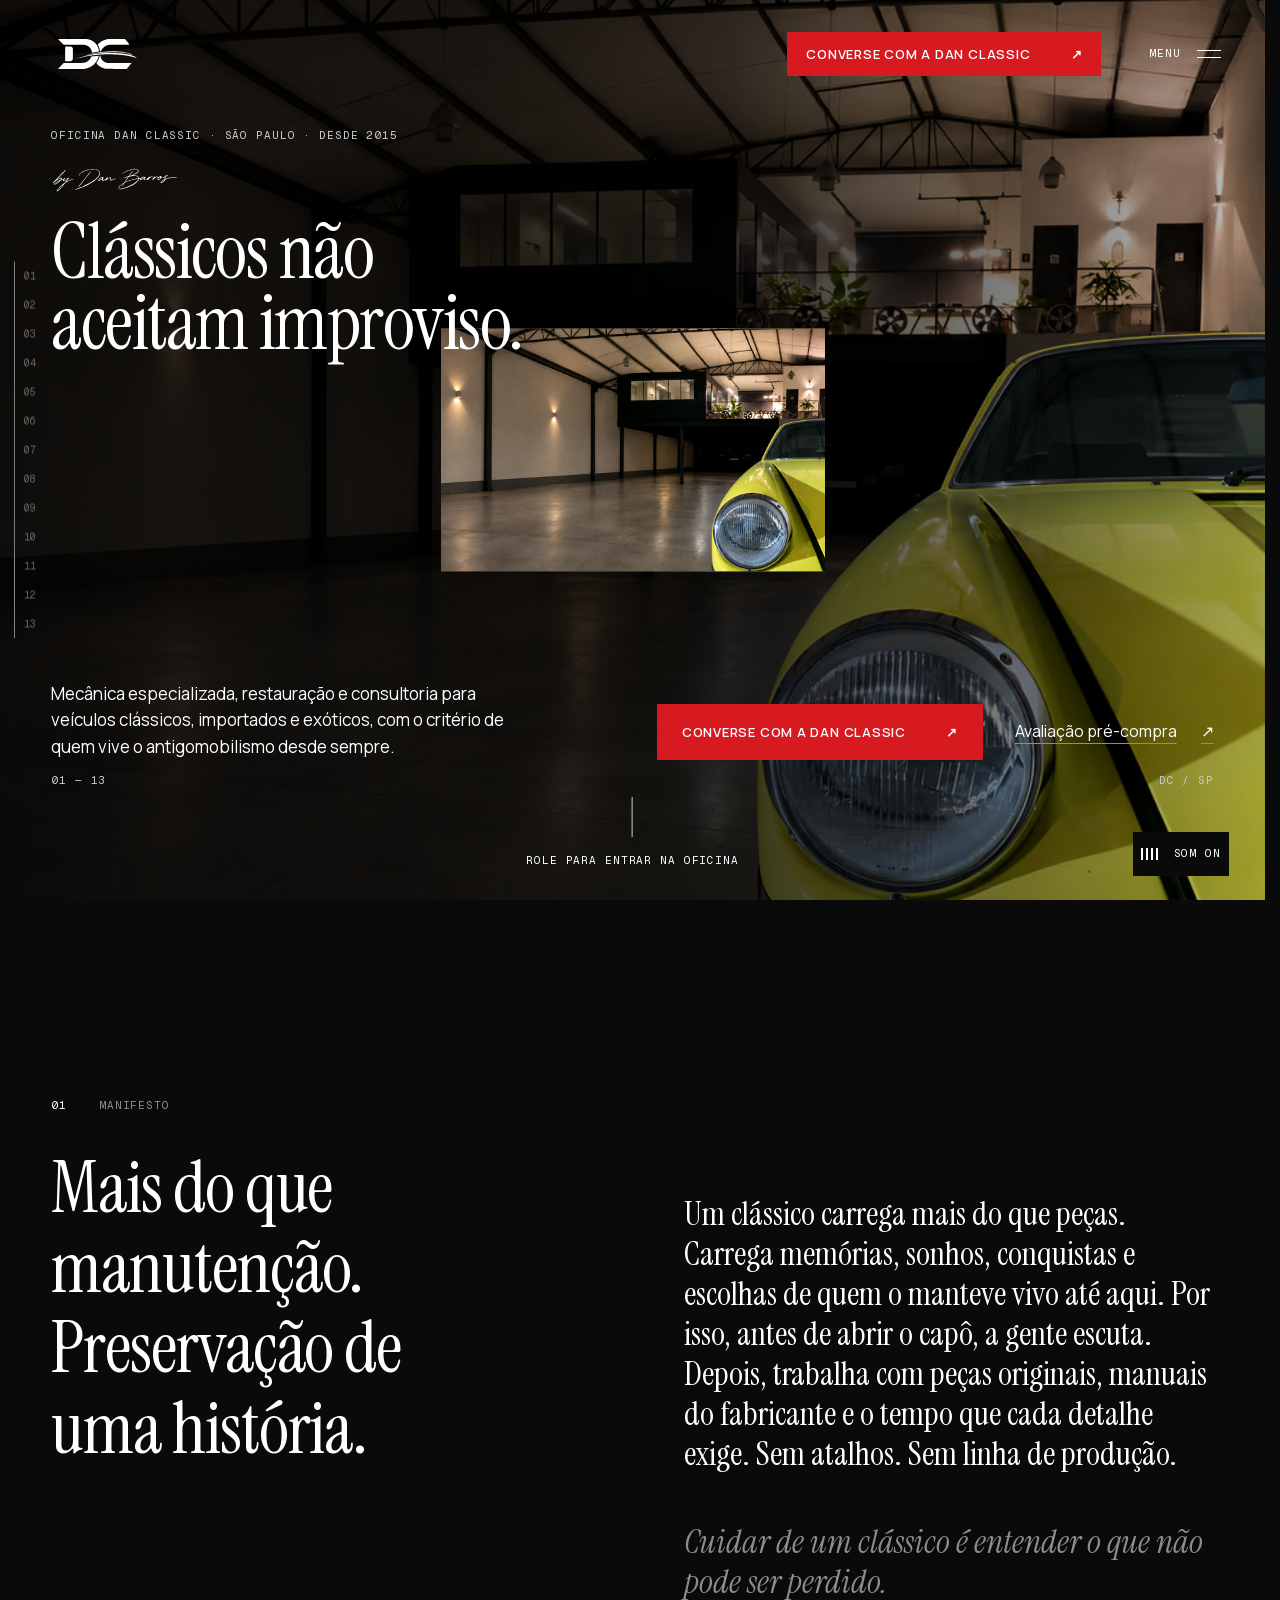
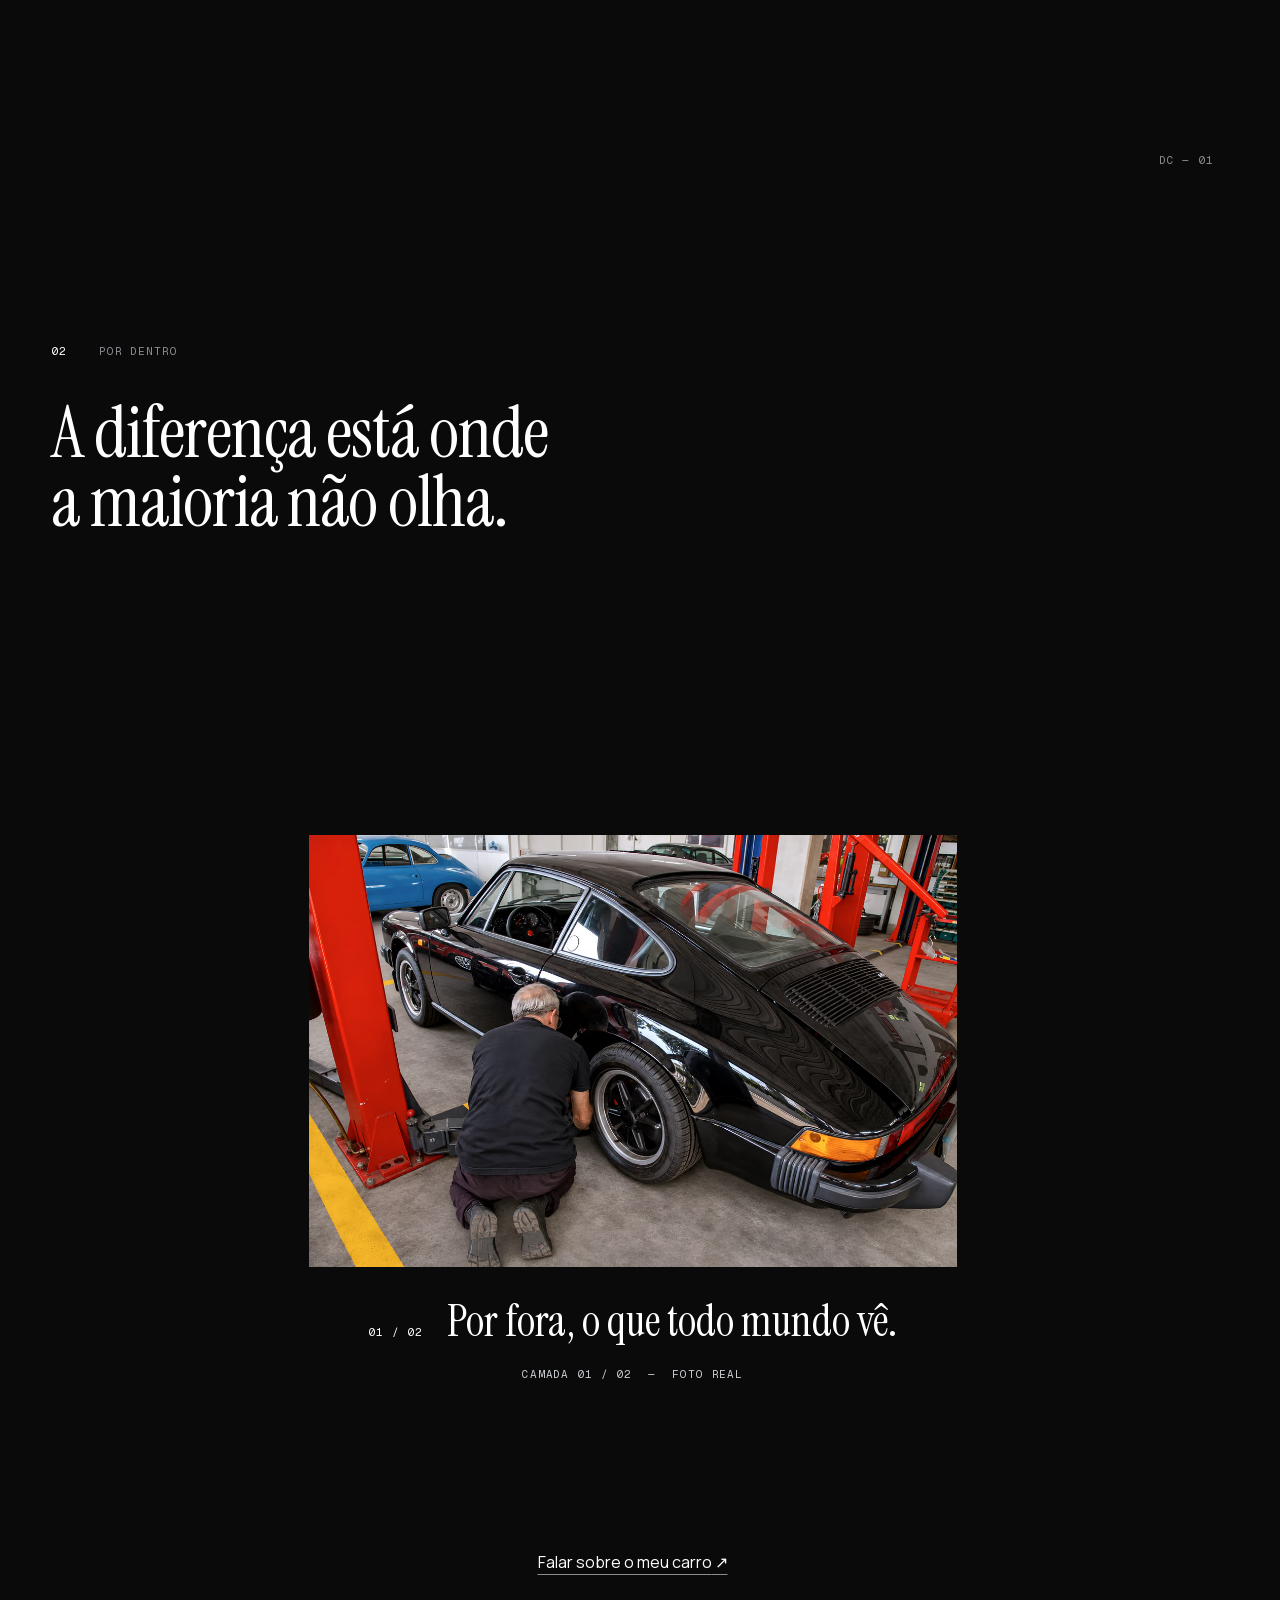
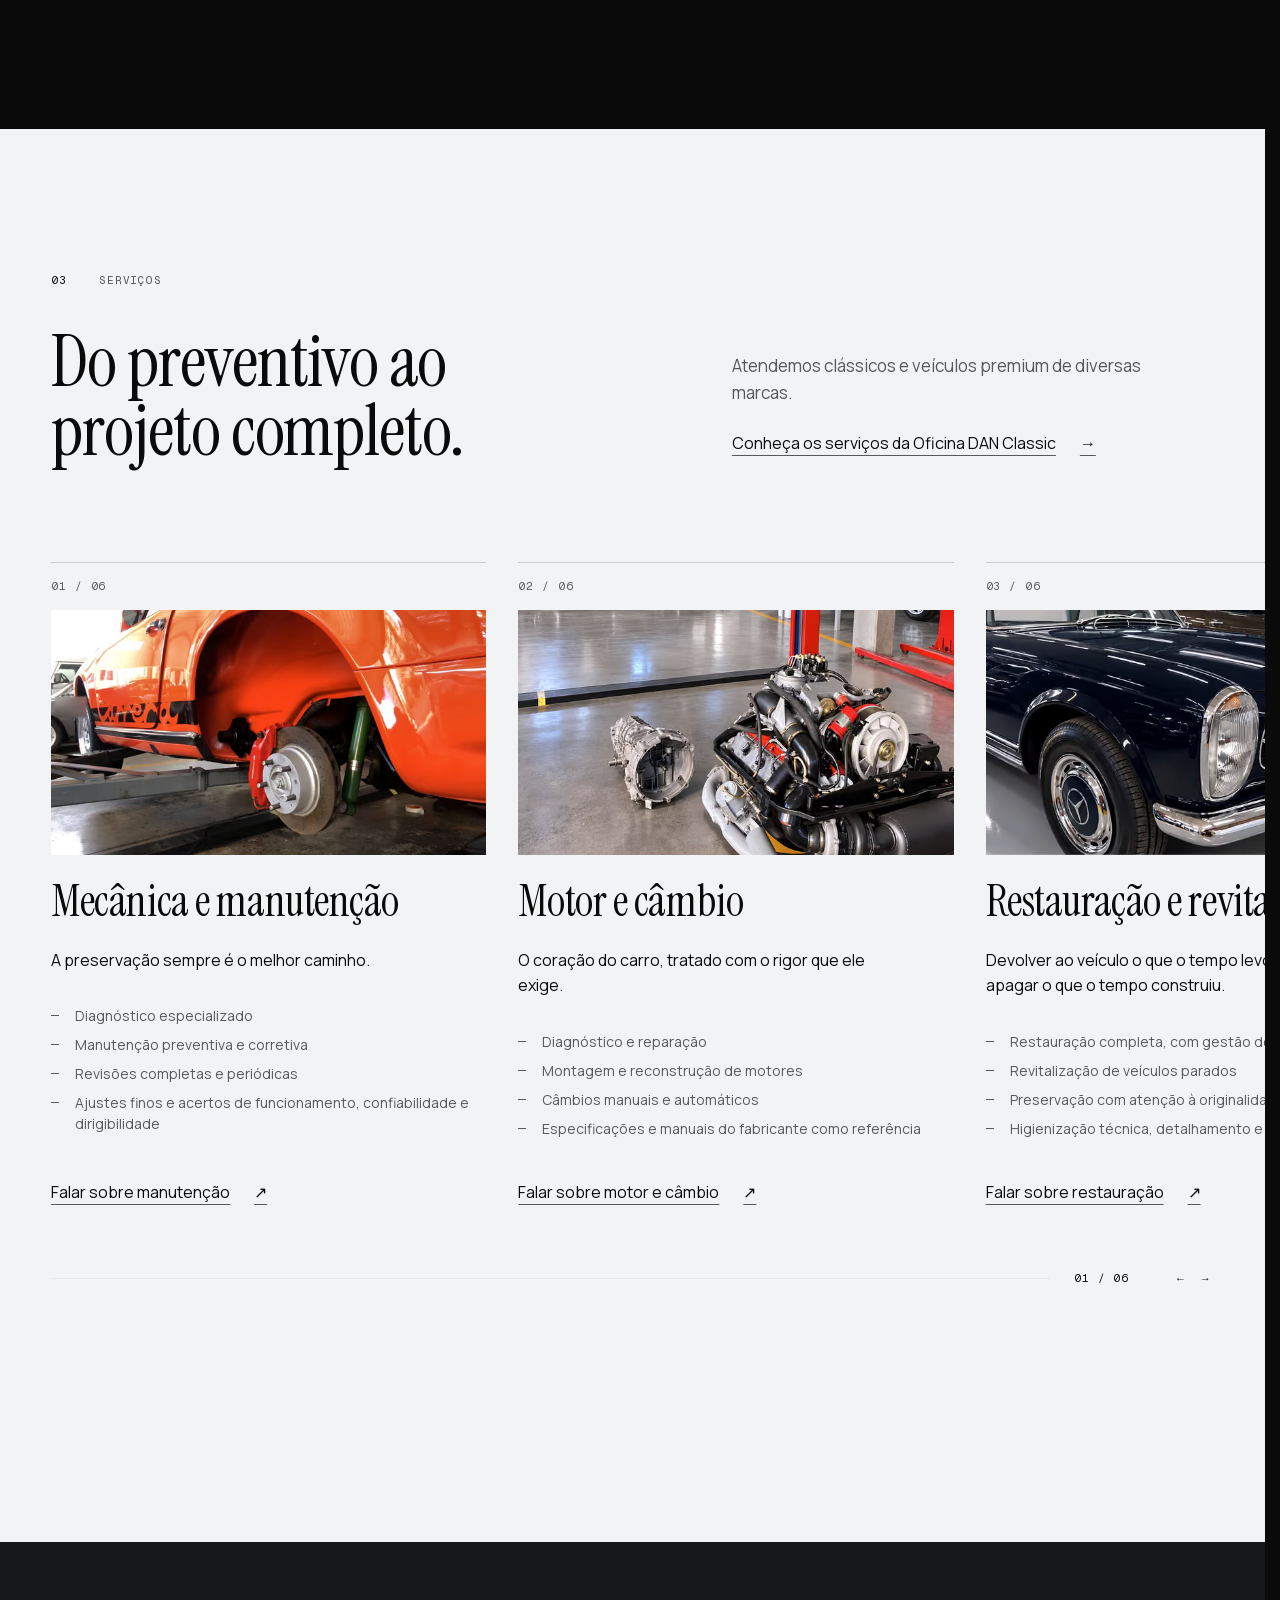
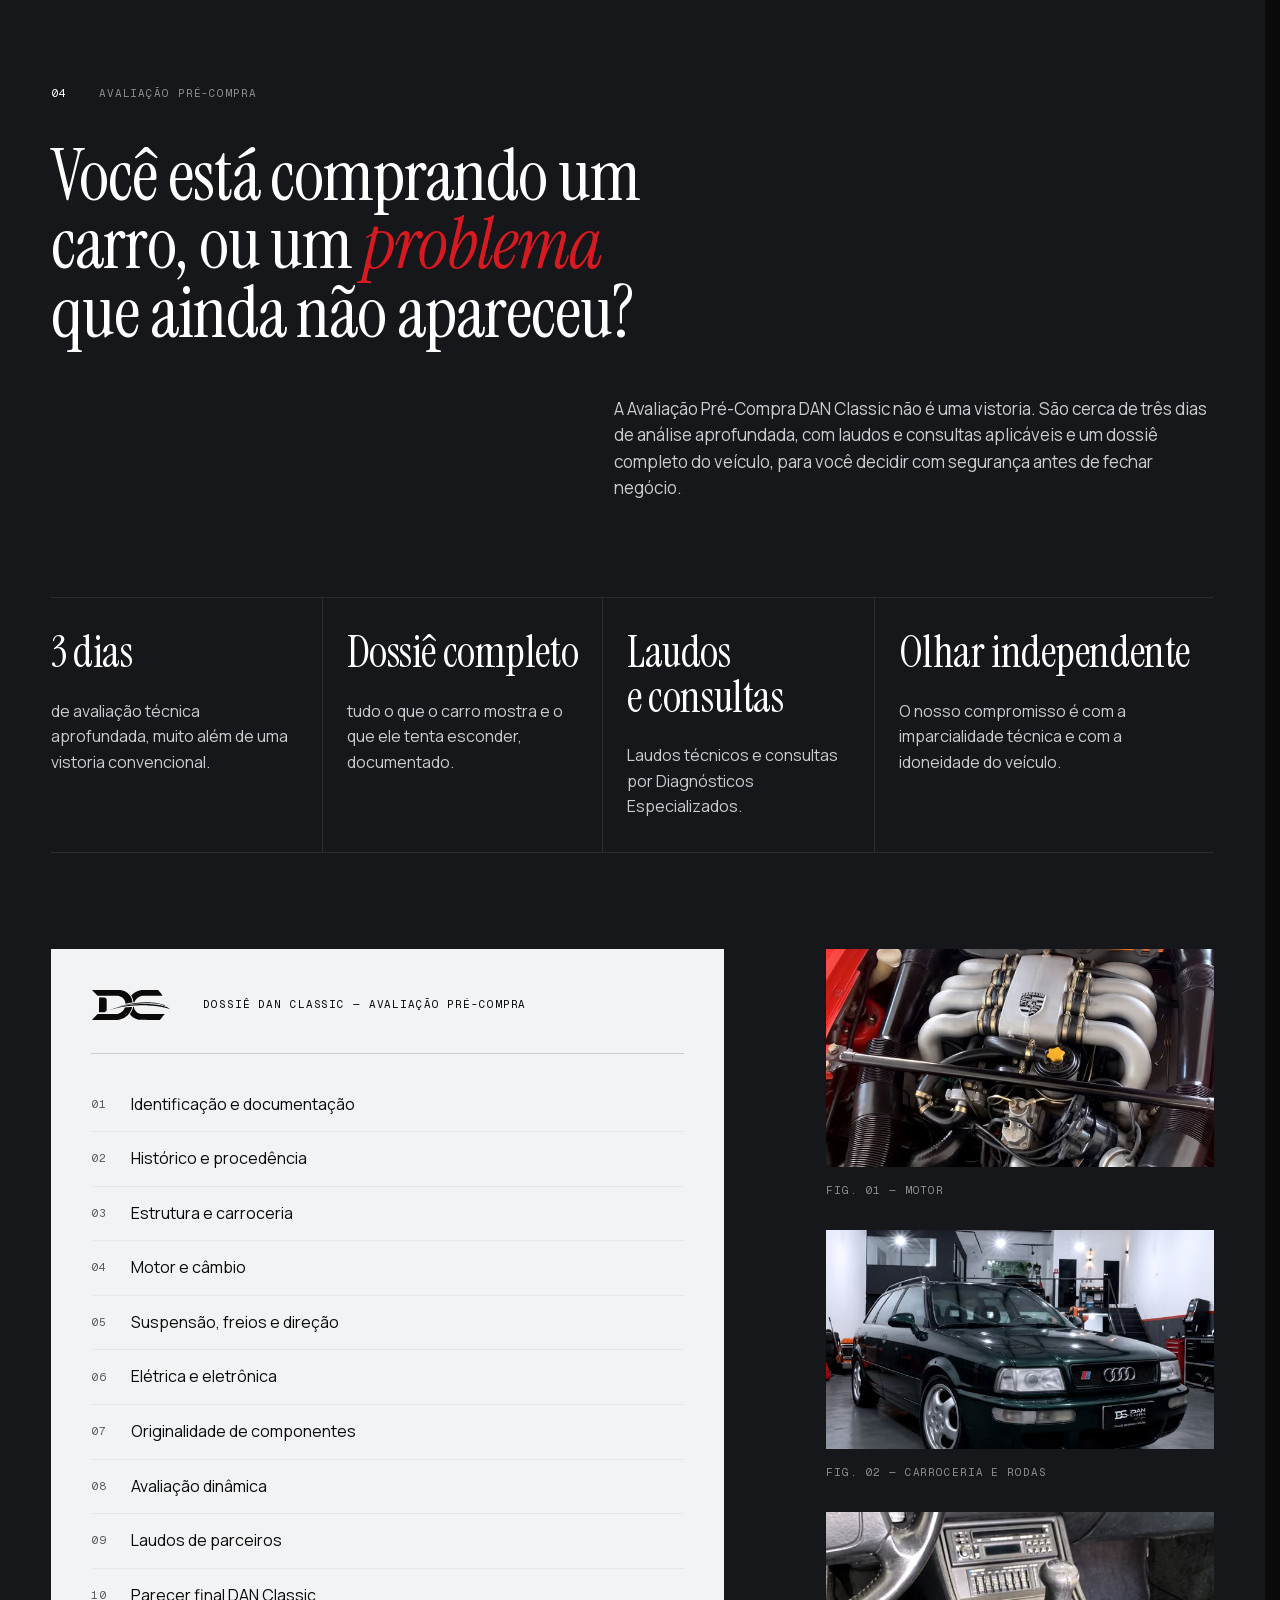
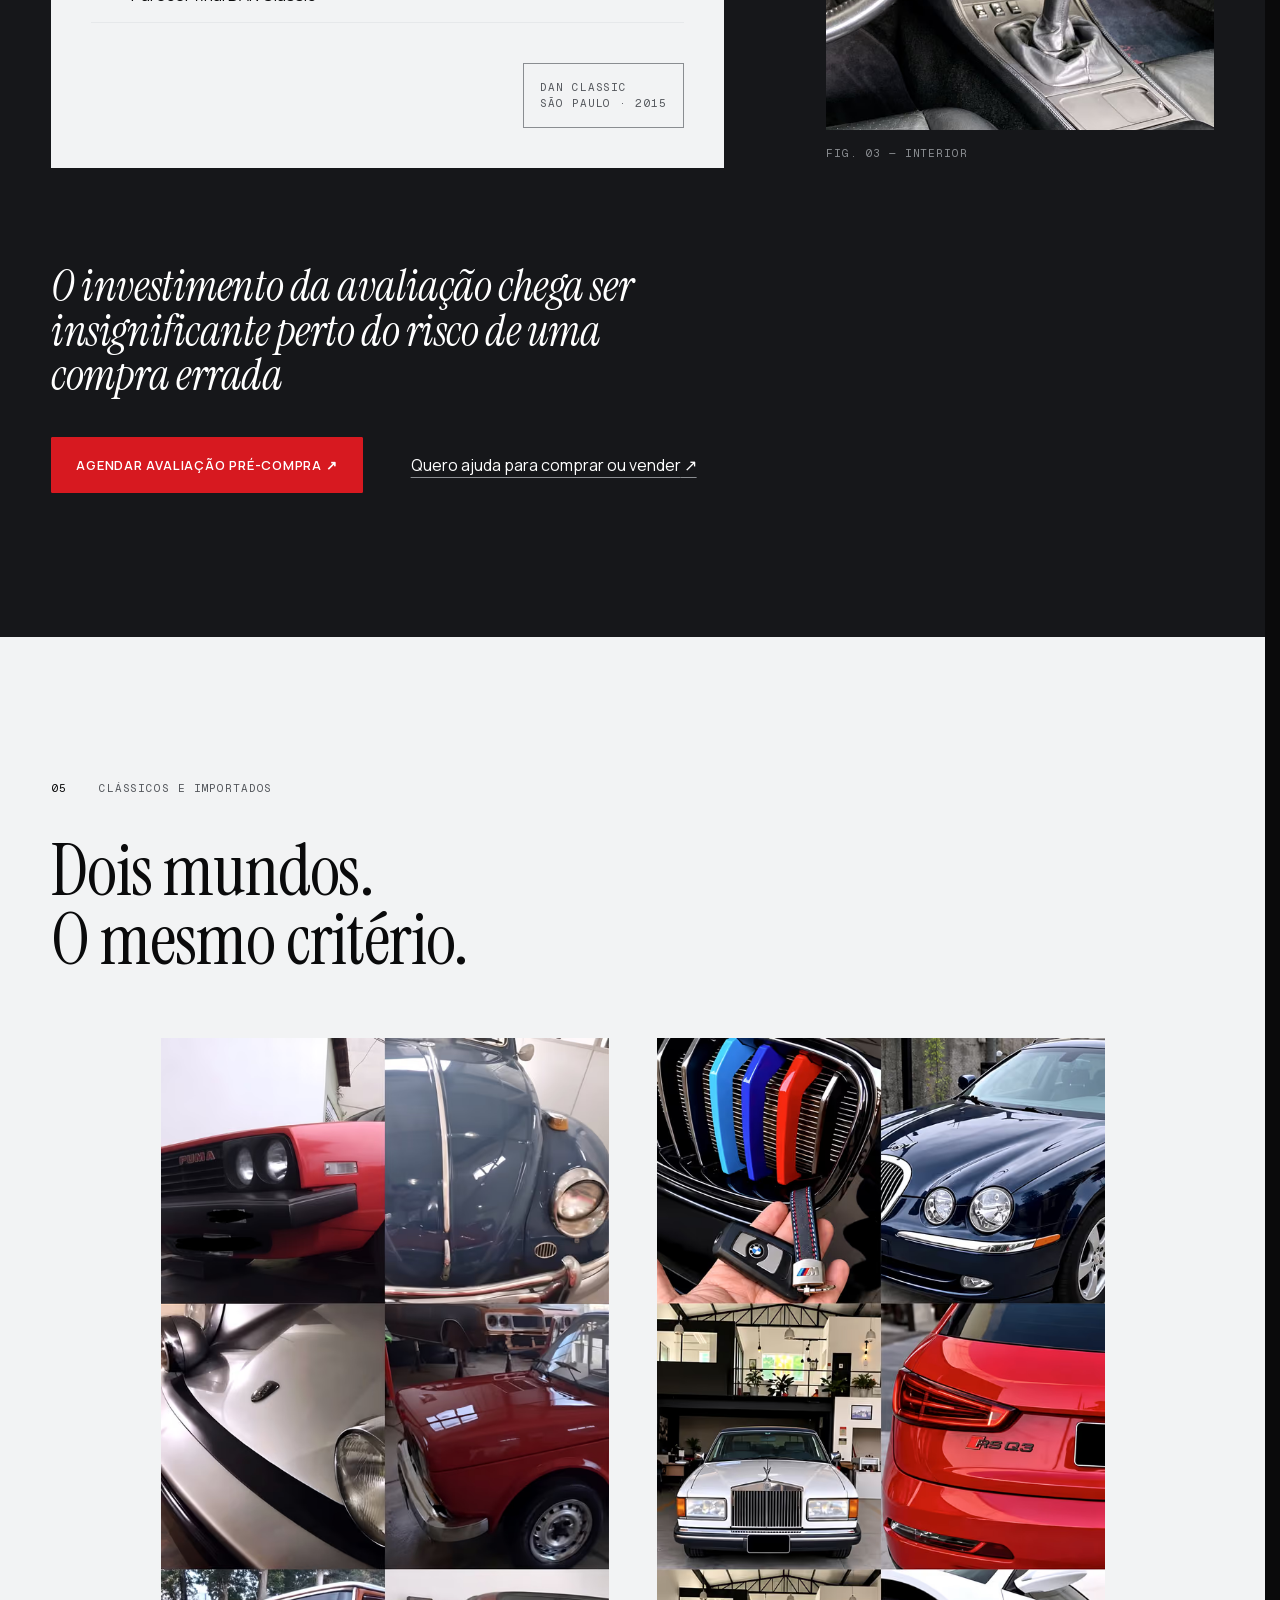
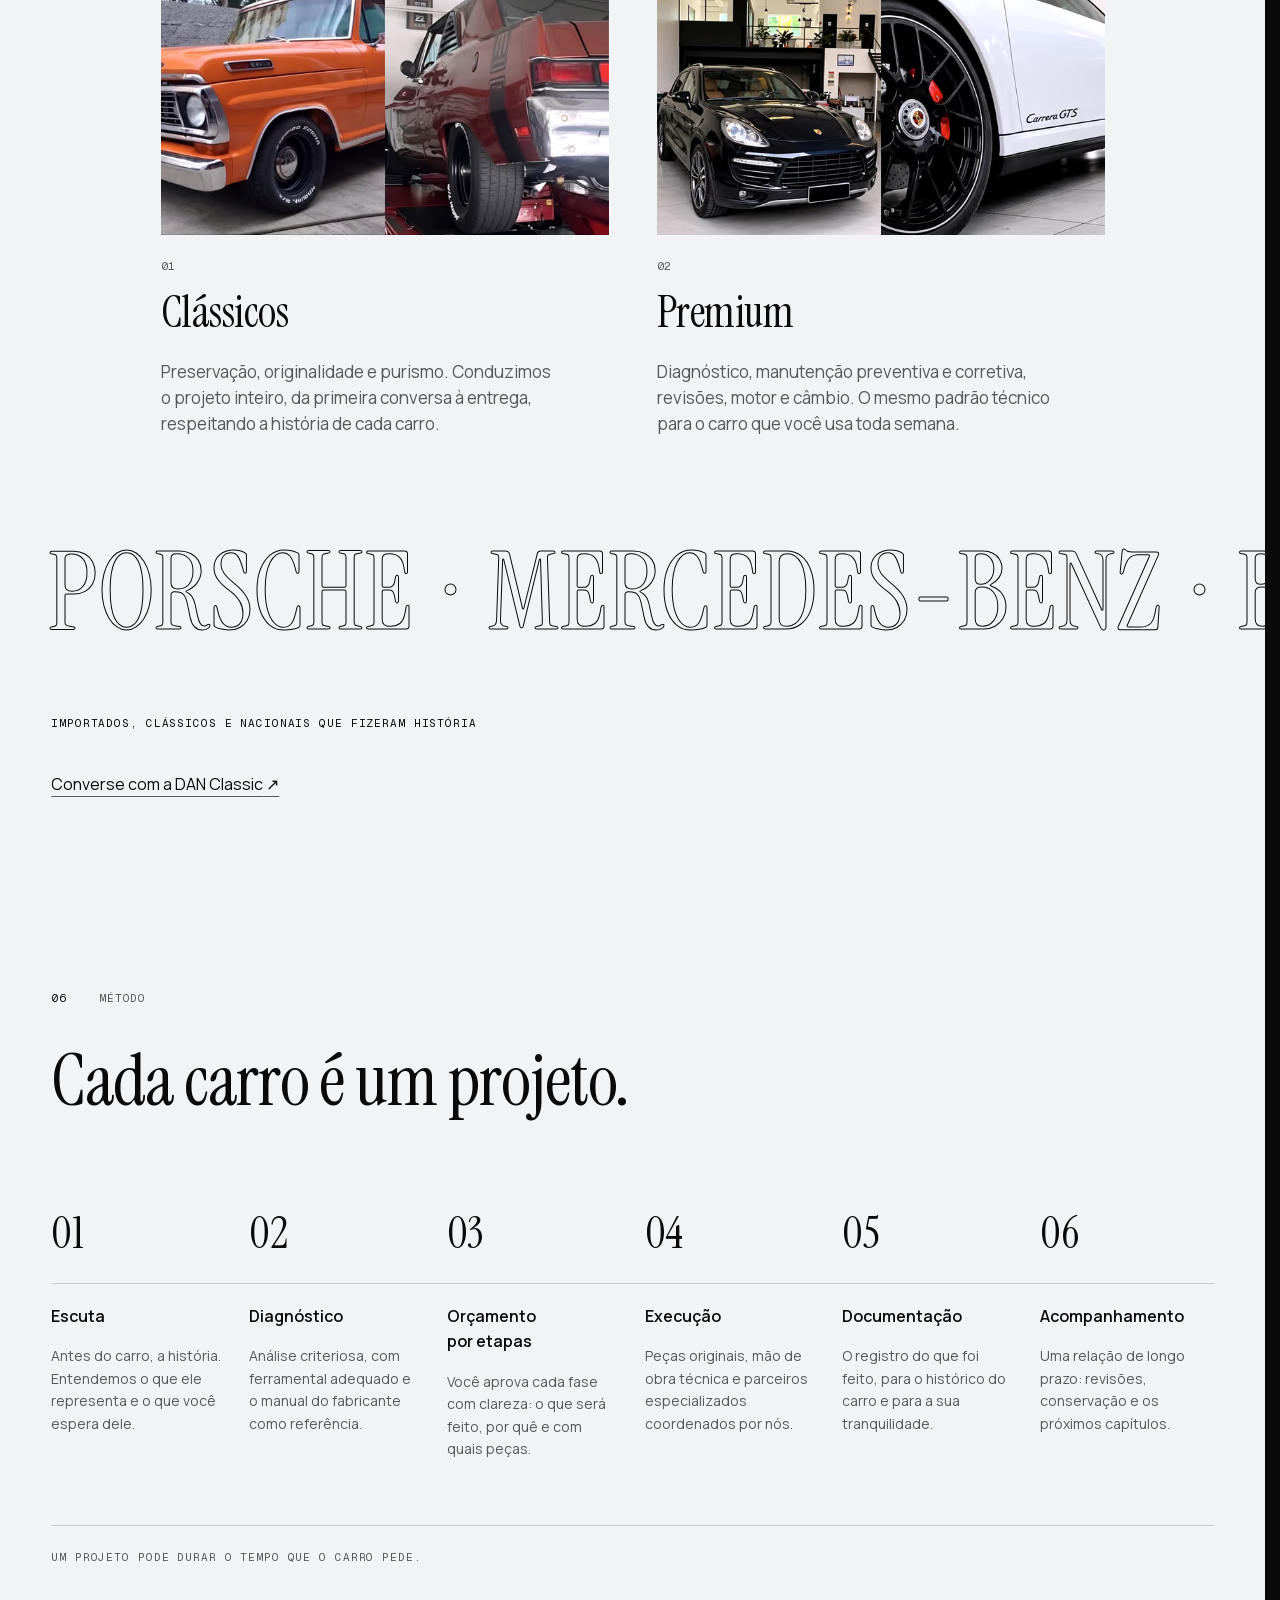
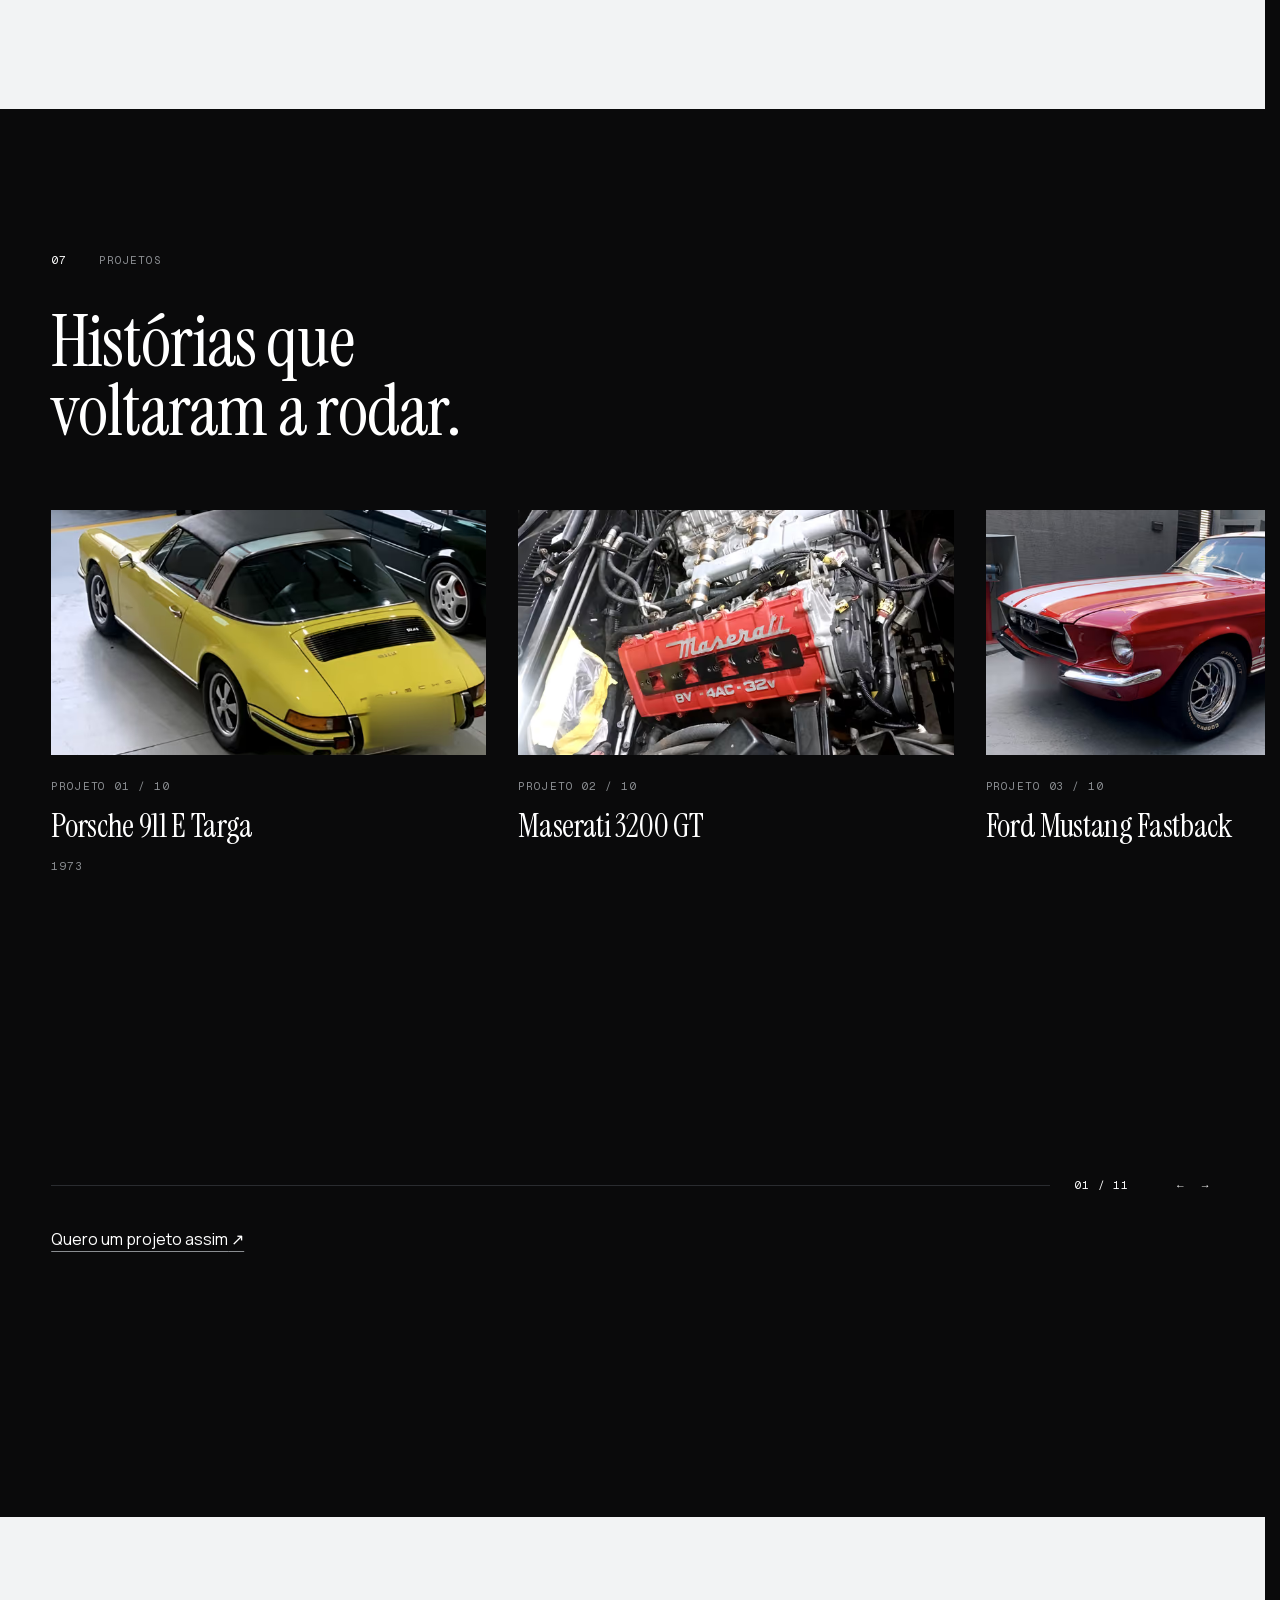
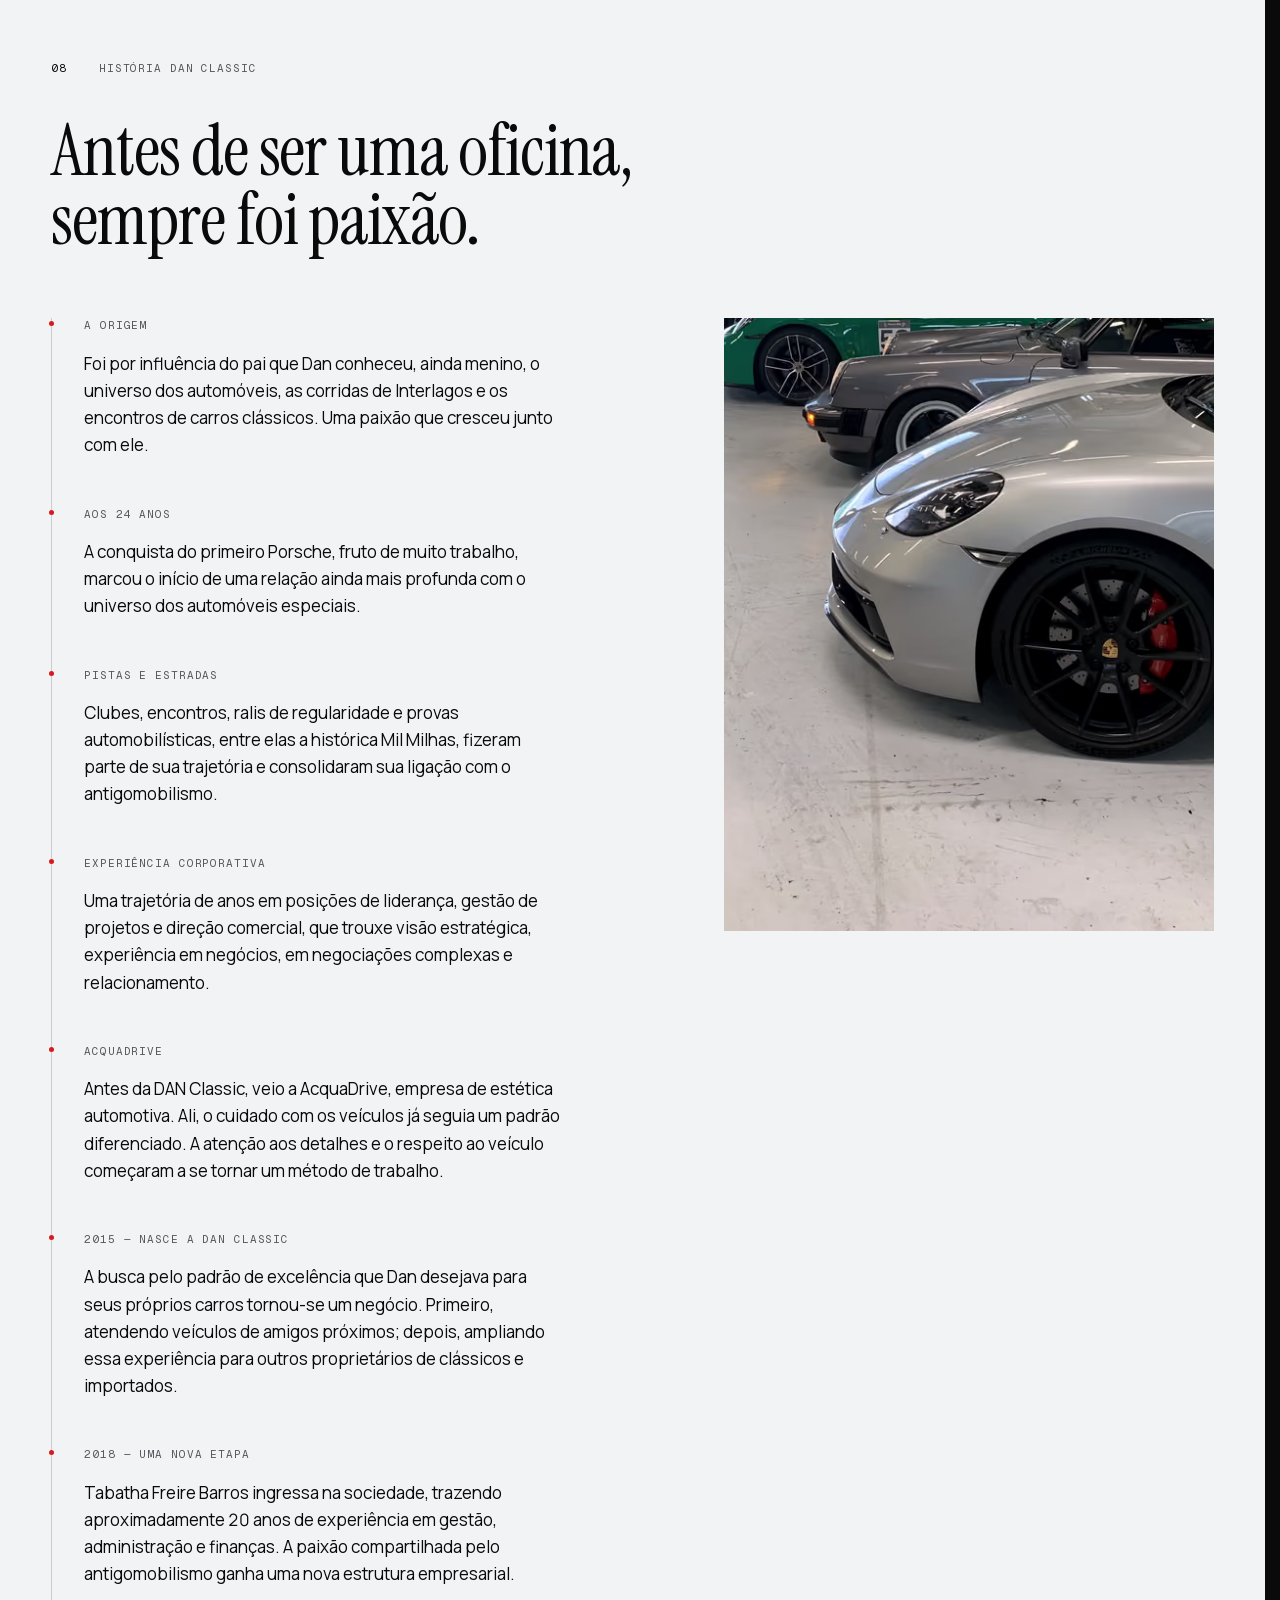
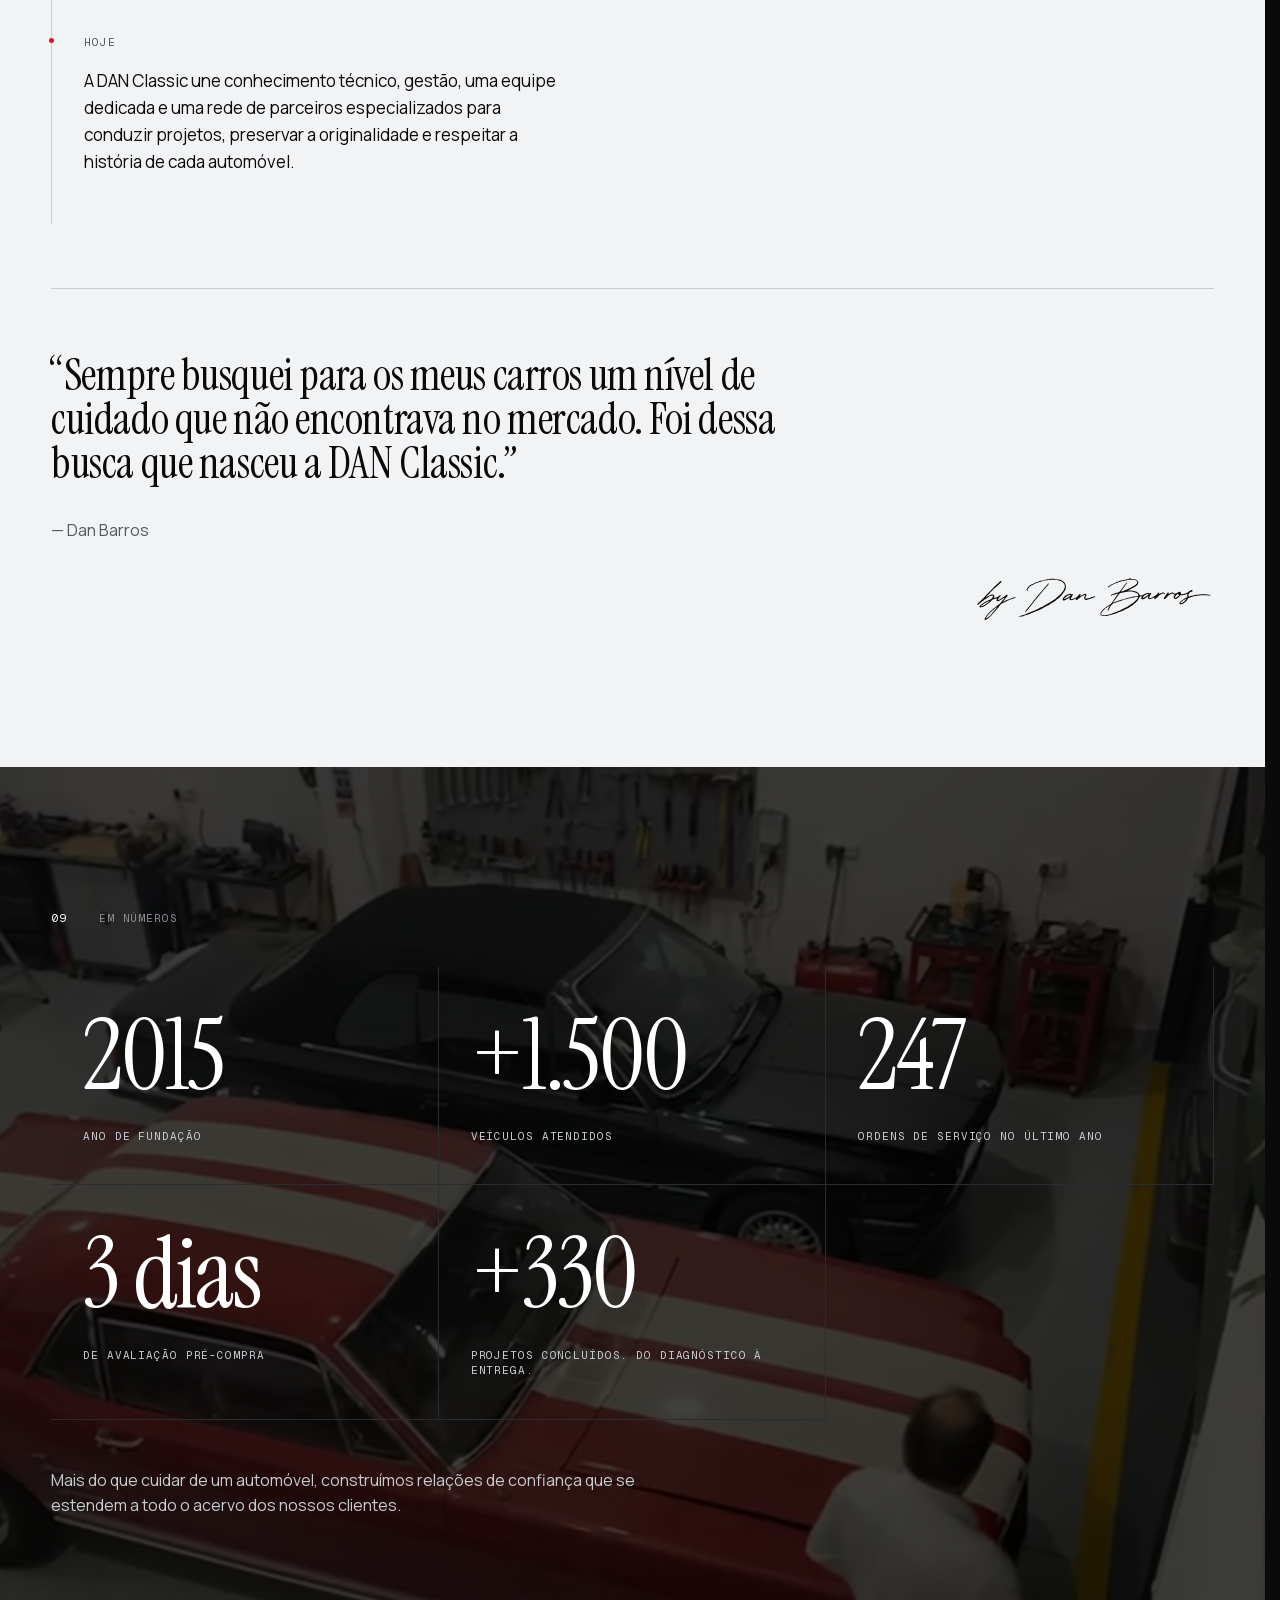
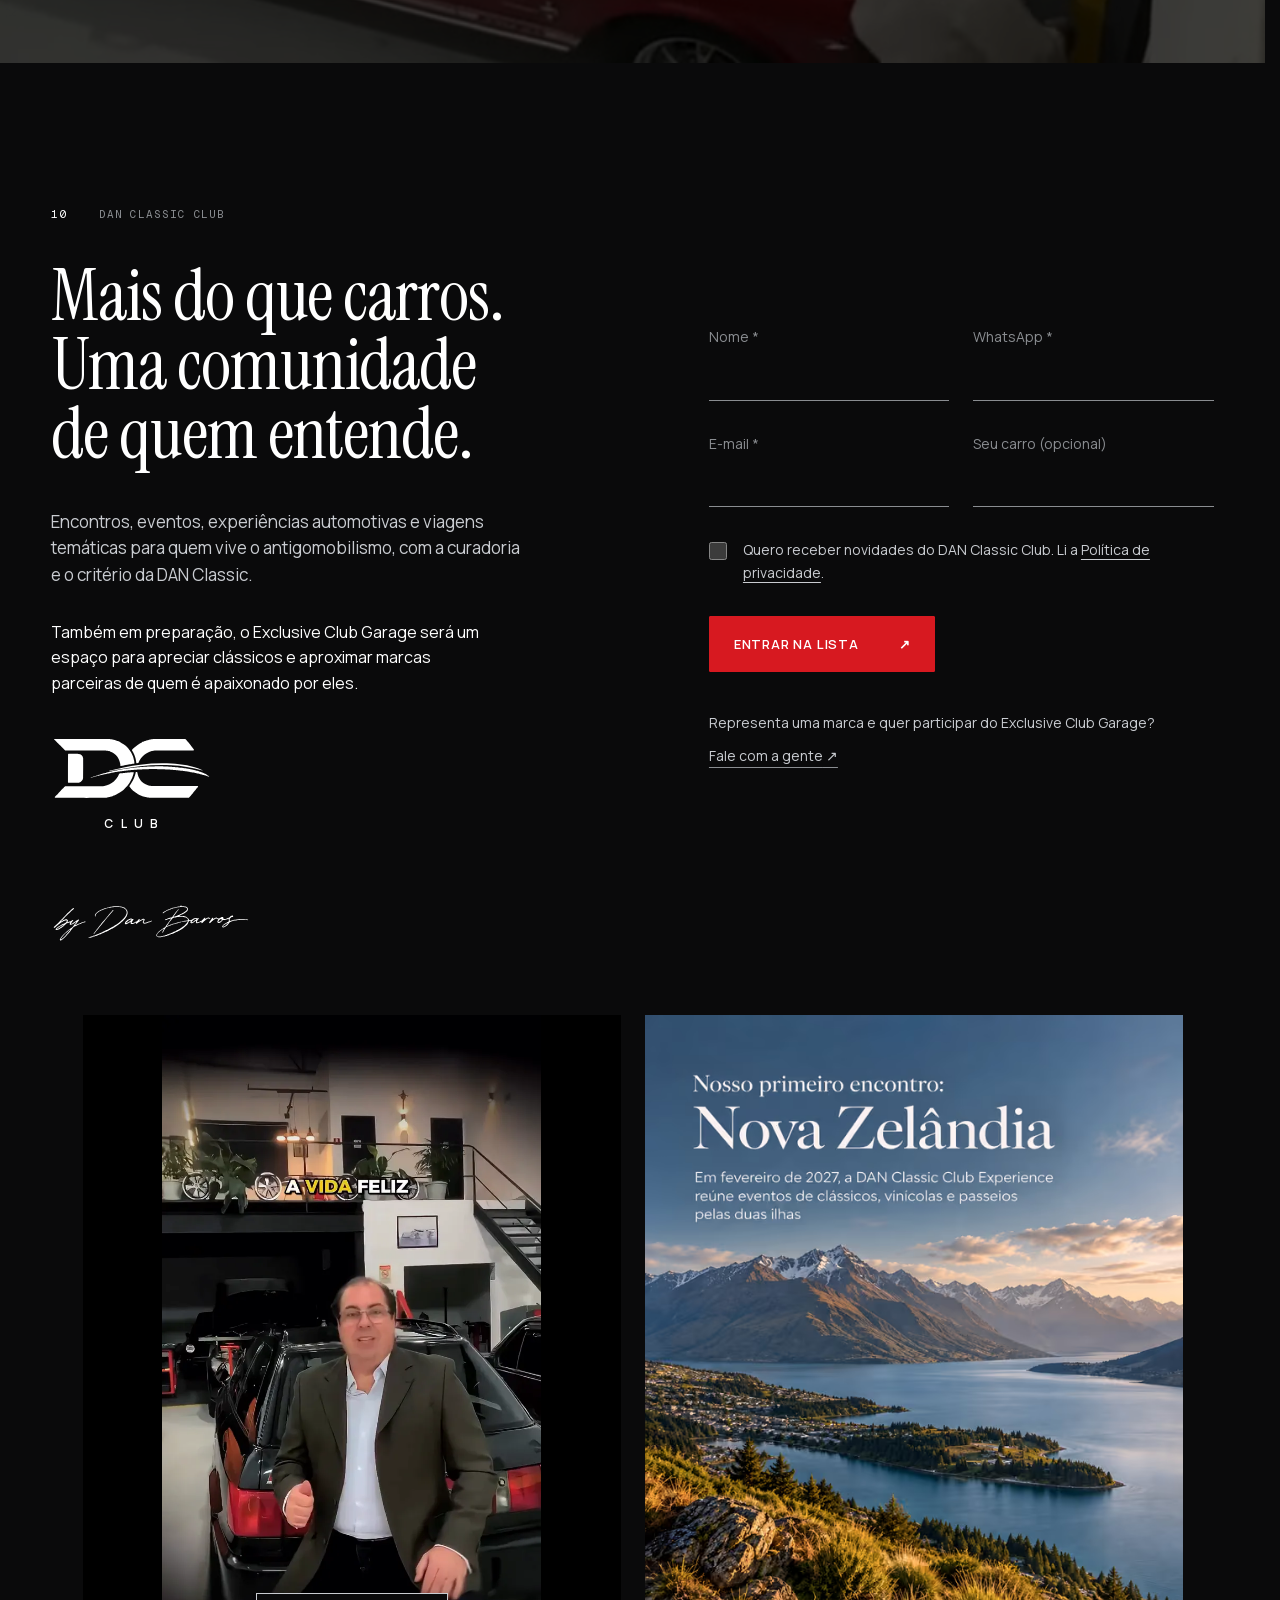
<file: index.html>
<!DOCTYPE html><html lang="pt-BR" class="_18QN8G_variable _6YOPiG_variable ZGwrmq_variable JyaZiG_variable"><head><meta charSet="utf-8"/><meta name="viewport" content="width=device-width, initial-scale=1"/><link rel="preload" href="/_next/static/media/07a39a8a4660cc7c-s.p.0r6juujl39pe6.woff2" as="font" crossorigin="" type="font/woff2"/><link rel="preload" href="/_next/static/media/82450a180bcad83c-s.p.0p-wng2nn8o-p.woff2" as="font" crossorigin="" type="font/woff2"/><link rel="preload" href="/_next/static/media/d902bc2bfdd0a4cb-s.p.1g73gv09-xcb6.woff2" as="font" crossorigin="" type="font/woff2"/><link rel="preload" href="/_next/static/media/e63b65bb308a9351-s.p.3j3877k49yy0l.woff2" as="font" crossorigin="" type="font/woff2"/><link rel="preload" href="/brand/dc-monograma-20261119.svg" as="image" crossorigin="anonymous" fetchPriority="high"/><link rel="stylesheet" href="/_next/static/chunks/2p16gwp3r5km7.css" data-precedence="next"/><link rel="stylesheet" href="/_next/static/chunks/073sxhgxaa84u.css" data-precedence="next"/><link rel="preload" as="script" fetchPriority="low" href="/_next/static/chunks/0wfurka9errm3.js"/><script src="/_next/static/chunks/0hhb7vbvlw3bd.js" async=""></script><script src="/_next/static/chunks/23e6jep2anmtk.js" async=""></script><script src="/_next/static/chunks/turbopack-2u1d16houkiyo.js" async=""></script><script src="/_next/static/chunks/3qfy96eoyh-ek.js" async=""></script><script src="/_next/static/chunks/31d95pzp_2qxi.js" async=""></script><script src="/_next/static/chunks/2xw39uthvc_ku.js" async=""></script><script src="/_next/static/chunks/24g6vl8ydlk3i.js" async=""></script><script src="/_next/static/chunks/05tej4ly4bn_7.js" async=""></script><script src="/_next/static/chunks/202vx5_7s2t7a.js" async=""></script><meta name="next-size-adjust" content=""/><link rel="preload" as="image" href="/brand/dc-monograma-20261119.svg" crossorigin="anonymous" fetchPriority="high"/><title>Oficina DAN Classic | Mecânica e restauração de clássicos em SP</title><meta name="description" content="Mecânica especializada, restauração, avaliação pré-compra e assessoria para placa preta de veículos clássicos e importados. São Paulo, desde 2015."/><meta name="robots" content="index, follow"/><link rel="canonical" href="https://oficinadanclassic.com.br/"/><meta property="og:title" content="Oficina DAN Classic: clássicos não aceitam improviso"/><meta property="og:description" content="Mecânica especializada, restauração e consultoria para clássicos e importados. São Paulo, desde 2015."/><meta property="og:url" content="https://oficinadanclassic.com.br/"/><meta property="og:site_name" content="Oficina DAN Classic"/><meta property="og:locale" content="pt_BR"/><meta property="og:image" content="https://oficinadanclassic.com.br/og/og-dan-classic-marca-20261119.jpg"/><meta property="og:image:type" content="image/jpeg"/><meta property="og:image:width" content="1200"/><meta property="og:image:height" content="630"/><meta property="og:image:alt" content="Oficina DAN Classic: clássicos não aceitam improviso"/><meta property="og:type" content="website"/><meta name="twitter:card" content="summary_large_image"/><meta name="twitter:title" content="Oficina DAN Classic: clássicos não aceitam improviso"/><meta name="twitter:description" content="Mecânica especializada, restauração e consultoria para clássicos e importados. São Paulo, desde 2015."/><meta name="twitter:image" content="https://oficinadanclassic.com.br/og/og-dan-classic-marca-20261119.jpg"/><meta name="twitter:image:alt" content="Oficina DAN Classic: clássicos não aceitam improviso"/><link rel="icon" href="/brand/favicon-20261119.svg" type="image/svg+xml"/><link rel="icon" href="/brand/favicon-32-20261119.png" sizes="32x32" type="image/png"/><link rel="apple-touch-icon" href="/brand/apple-touch-icon-20261119.png"/><script src="/_next/static/chunks/0cz1d0mv5g_q7.js" noModule=""></script></head><body data-theme="dark"><div hidden=""><!--$--><!--/$--></div><div class="koCuRq_site"><noscript><style>.preloader { display: none !important; } body:has(.preloader[open]) { overflow: auto !important; }</style></noscript><dialog open="" class="preloader" aria-label="Oficina DAN Classic" aria-describedby="loader-description"><div class="preloader-center"><div class="loader-artifact" aria-hidden="true"><svg viewBox="0 0 360 180" class="loader-track"><path d="M90 24H270C310 24 336 52 336 90S310 156 270 156H90C50 156 24 128 24 90S50 24 90 24Z" class="loader-track-base"></path><path d="M90 24H270C310 24 336 52 336 90S310 156 270 156H90C50 156 24 128 24 90S50 24 90 24Z" pathLength="100" stroke-dasharray="100" stroke-dashoffset="100" class="loader-track-progress"></path><path d="M90 24H270C310 24 336 52 336 90S310 156 270 156H90C50 156 24 128 24 90S50 24 90 24Z" pathLength="100" stroke-dasharray="7 93" class="loader-track-runner"></path></svg><div class="loader-mark"><span role="img" aria-label="DAN CLASSIC" class="brand brand-monogram loader-base" style="--brand-image:url(/brand/dc-monograma-20261119.svg)"></span><div class="loader-fill" style="clip-path:inset(0 100% 0 0)"><span role="img" aria-label="DAN CLASSIC" class="brand brand-monogram " style="--brand-image:url(/brand/dc-monograma-20261119.svg)"></span></div></div></div><span class="mono loader-count" role="progressbar" aria-valuemin="0" aria-valuemax="100" aria-valuenow="0" aria-label="OFICINA DAN CLASSIC — SÃO PAULO — DESDE 2015">000%</span><p id="loader-description" class="mono loader-line">OFICINA DAN CLASSIC — SÃO PAULO — DESDE 2015</p></div></dialog><script type="application/ld+json">[{"@context":"https://schema.org","@type":"AutoRepair","name":"Oficina DAN Classic","alternateName":"DAN Classic","legalName":"DARAMATA Serviços Automotivos Especializados Ltda.","url":"https://oficinadanclassic.com.br/","logo":"https://oficinadanclassic.com.br/brand/icon-512-20261119.png","image":"https://oficinadanclassic.com.br/og/og-dan-classic-marca-20261119.jpg","telephone":"+55-11-3742-4012","email":"adm@danclassicoseimportados.com.br","foundingDate":"2015","founder":{"@type":"Person","name":"Dan Barros"},"address":{"@type":"PostalAddress","streetAddress":"R. Eng. José Valter Seng, 161 – Ferreira","addressLocality":"São Paulo","addressRegion":"SP","postalCode":"05522-020","addressCountry":"BR"},"geo":{"@type":"GeoCoordinates","latitude":-23.5929185,"longitude":-46.737147},"openingHoursSpecification":[{"@type":"OpeningHoursSpecification","dayOfWeek":["Monday","Tuesday","Wednesday","Thursday","Friday"],"opens":"08:00","closes":"13:00"},{"@type":"OpeningHoursSpecification","dayOfWeek":["Monday","Tuesday","Wednesday","Thursday","Friday"],"opens":"14:00","closes":"17:30"}],"areaServed":"São Paulo","sameAs":["https://www.instagram.com/oficinadanclassic/"]},{"@context":"https://schema.org","@type":"FAQPage","mainEntity":[{"@type":"Question","name":"Vocês atendem veículos premium?","acceptedAnswer":{"@type":"Answer","text":"Sim. Além dos clássicos, atendemos veículos premium, com diagnóstico, manutenção preventiva e corretiva, revisões, motor e câmbio, sempre no mesmo padrão técnico."}},{"@type":"Question","name":"Quais marcas vocês atendem?","acceptedAnswer":{"@type":"Answer","text":"Atendemos marcas premium e veículos exclusivos, entre elas Porsche, Mercedes-Benz, BMW, Audi, Maserati, Ford, Volvo, Dodge, Oldsmobile, VW, Puma, Envemo, Fiat, Alfa Romeo, Chevrolet, Aston Martin, Cadillac e Ferrari. Se o seu carro é especial para você, vale a conversa."}},{"@type":"Question","name":"Quais são os serviços de lavagem e detalhamento automotivo oferecidos pela DAN Classic?","acceptedAnswer":{"@type":"Answer","text":"Oferecemos lavagem técnica, higienização, descontaminação e detalhamento automotivo, com produtos de alta qualidade e técnicas específicas para cada veículo e acabamento. Cada procedimento recebe atenção aos detalhes e à preservação da pintura, dos materiais e dos componentes, respeitando a originalidade do automóvel. Nosso propósito é preservar a estética, a integridade e o valor de cada veículo."}},{"@type":"Question","name":"Como funciona o orçamento?","acceptedAnswer":{"@type":"Answer","text":"O processo começa com uma conversa sobre o carro e o serviço desejado, seguida do diagnóstico. O orçamento apresenta etapas, peças e serviços para sua aprovação. As condições da avaliação inicial são informadas pela equipe antes do atendimento."}},{"@type":"Question","name":"Quanto tempo leva um serviço?","acceptedAnswer":{"@type":"Answer","text":"O prazo varia conforme o serviço, o estado do veículo e a disponibilidade de peças. Depois da avaliação, a equipe orienta sobre as etapas e a previsão de execução."}},{"@type":"Question","name":"O que é a Avaliação Pré-Compra?","acceptedAnswer":{"@type":"Answer","text":"É uma avaliação técnica do estado e do histórico do veículo antes da compra. A análise reúne os pontos encontrados e as informações disponíveis para ajudar você a decidir com mais clareza."}},{"@type":"Question","name":"Vocês emitem o certificado de Placa Preta?","acceptedAnswer":{"@type":"Answer","text":"A DAN Classic oferece assessoria técnica especializada em todo o processo de obtenção da Placa Preta, orientando e preparando o veículo para atender aos critérios de originalidade e conservação exigidos pelas entidades certificadoras. A certificação é realizada pelos órgãos competentes."}},{"@type":"Question","name":"Vocês ajudam a comprar ou vender um clássico?","acceptedAnswer":{"@type":"Answer","text":"Sim. Da escolha e da avaliação até a negociação e o acompanhamento, começando por entender por que você quer aquele carro."}},{"@type":"Question","name":"Vocês usam peças originais?","acceptedAnswer":{"@type":"Answer","text":"Priorizamos peças originais e seguimos as especificações e os manuais dos fabricantes. A escolha das peças é avaliada conforme o projeto e apresentada no orçamento."}},{"@type":"Question","name":"Onde fica a oficina e qual o horário?","acceptedAnswer":{"@type":"Answer","text":"A oficina fica na R. Eng. José Valter Seng, 161 – Ferreira, São Paulo – SP. Para combinar a visita e confirmar o horário de atendimento, fale com a equipe pelo WhatsApp."}}]}]</script><a class="skipLink" href="#conteudo">Pular para o conteúdo</a><div class="progress-bar" aria-hidden="true"></div><header class="site-header  " aria-hidden="false"><a aria-label="Oficina DAN Classic" class="header-logo" href="#inicio"><span role="img" aria-label="DAN CLASSIC" class="brand brand-monogram " style="--brand-image:url(/brand/dc-monograma-20261119.svg)"></span></a><div class="header-actions"><a class="button button-small" href="#formulario-contato" data-contact-code="MSG-GERAL" data-contact-section="header" data-cursor="link">Converse com a DAN Classic<span aria-hidden="true">↗</span></a><button class="menu-button mono" aria-haspopup="dialog" aria-expanded="false" aria-controls="site-menu" data-cursor="link">Menu<span aria-hidden="true" class="menu-icon"><i></i><i></i></span></button></div></header><dialog id="site-menu" class="menu-overlay" aria-label="Menu"><div class="menu-top"><span role="img" aria-label="DAN CLASSIC" class="brand brand-monogram " style="--brand-image:url(/brand/dc-monograma-20261119.svg)"></span><button class="text-button mono">Fechar<!-- --> <span aria-hidden="true">×</span></button></div><div class="menu-layout"><nav class="menu-links" aria-label="Menu"><a data-cursor="link" href="#manifesto"><span class="mono">01</span><span>Manifesto</span><span aria-hidden="true">↗</span></a><a data-cursor="link" href="#por-dentro"><span class="mono">02</span><span>Por dentro</span><span aria-hidden="true">↗</span></a><a data-cursor="link" href="#servicos"><span class="mono">03</span><span>Serviços</span><span aria-hidden="true">↗</span></a><a data-cursor="link" href="#pre-compra"><span class="mono">04</span><span>Pré-compra</span><span aria-hidden="true">↗</span></a><a data-cursor="link" href="#classicos-e-importados"><span class="mono">05</span><span>Clássicos e importados</span><span aria-hidden="true">↗</span></a><a data-cursor="link" href="#metodo"><span class="mono">06</span><span>Método</span><span aria-hidden="true">↗</span></a><a data-cursor="link" href="#projetos"><span class="mono">07</span><span>Projetos</span><span aria-hidden="true">↗</span></a><a data-cursor="link" href="#historia"><span class="mono">08</span><span>História</span><span aria-hidden="true">↗</span></a><a data-cursor="link" href="#club"><span class="mono">10</span><span>Club</span><span aria-hidden="true">↗</span></a><a data-cursor="link" href="#em-breve"><span class="mono">11</span><span>Em breve</span><span aria-hidden="true">↗</span></a><a data-cursor="link" href="#duvidas"><span class="mono">12</span><span>Dúvidas</span><span aria-hidden="true">↗</span></a><a data-cursor="link" href="#formulario-contato"><span class="mono">13</span><span>Contato</span><span aria-hidden="true">↗</span></a></nav><div class="menu-preview" aria-hidden="true"><picture class="asset-image " data-fit="cover" style="--focal-desktop:100% 60%;--focal-mobile:70% 50%;background-image:url([data-uri]);--image-fit:cover"><source media="(max-width: 767px)" type="image/avif" srcSet="/img/img-hero-r20261109-mobile-640.avif 640w, /img/img-hero-r20261109-mobile-1280.avif 1280w, /img/img-hero-r20261109-mobile-1920.avif 1920w, /img/img-hero-r20261109-mobile-2560.avif 2560w" sizes="35vw"/><source media="(max-width: 767px)" type="image/webp" srcSet="/img/img-hero-r20261109-mobile-640.webp 640w, /img/img-hero-r20261109-mobile-1280.webp 1280w, /img/img-hero-r20261109-mobile-1920.webp 1920w, /img/img-hero-r20261109-mobile-2560.webp 2560w" sizes="35vw"/><source type="image/avif" srcSet="/img/img-hero-hero-wide-20261109-v2-640.avif 640w, /img/img-hero-hero-wide-20261109-v2-1280.avif 1280w, /img/img-hero-hero-wide-20261109-v2-1920.avif 1920w, /img/img-hero-hero-wide-20261109-v2-2560.avif 2560w, /img/img-hero-hero-wide-20261109-v2-3840.avif 3840w" sizes="35vw"/><source type="image/webp" srcSet="/img/img-hero-hero-wide-20261109-v2-640.webp 640w, /img/img-hero-hero-wide-20261109-v2-1280.webp 1280w, /img/img-hero-hero-wide-20261109-v2-1920.webp 1920w, /img/img-hero-hero-wide-20261109-v2-2560.webp 2560w, /img/img-hero-hero-wide-20261109-v2-3840.webp 3840w" sizes="35vw"/><img src="/img/img-hero-hero-wide-20261109-v2-1920.webp" width="1920" height="1081" alt="" loading="lazy" fetchPriority="auto" decoding="async"/></picture><span class="mono">OFICINA DAN CLASSIC · SÃO PAULO · DESDE 2015</span></div></div><p class="mono menu-footer">(11) 3742-4012 · @oficinadanclassic · R. Eng. José Valter Seng, 161 – São Paulo</p></dialog><nav class="chapter-index " aria-label="Capítulos" aria-hidden="false"><a class="" data-cursor="link" href="#manifesto"><span>01</span><span class="chapter-label">Manifesto</span></a><a class="" data-cursor="link" href="#por-dentro"><span>02</span><span class="chapter-label">Por dentro</span></a><a class="" data-cursor="link" href="#servicos"><span>03</span><span class="chapter-label">Serviços</span></a><a class="" data-cursor="link" href="#pre-compra"><span>04</span><span class="chapter-label">Pré-compra</span></a><a class="" data-cursor="link" href="#classicos-e-importados"><span>05</span><span class="chapter-label">Clássicos e importados</span></a><a class="" data-cursor="link" href="#metodo"><span>06</span><span class="chapter-label">Método</span></a><a class="" data-cursor="link" href="#projetos"><span>07</span><span class="chapter-label">Projetos</span></a><a class="" data-cursor="link" href="#historia"><span>08</span><span class="chapter-label">História</span></a><a class="" data-cursor="link" href="#numeros"><span>09</span><span class="chapter-label">EM NÚMEROS</span></a><a class="" data-cursor="link" href="#club"><span>10</span><span class="chapter-label">Club</span></a><a class="" data-cursor="link" href="#em-breve"><span>11</span><span class="chapter-label">Em breve</span></a><a class="" data-cursor="link" href="#duvidas"><span>12</span><span class="chapter-label">Dúvidas</span></a><a class="" data-cursor="link" href="#formulario-contato"><span>13</span><span class="chapter-label">Contato</span></a></nav><a class="persistent-cta mono " tabindex="-1" aria-hidden="true" href="#formulario-contato" data-contact-code="MSG-GERAL" data-contact-section="persistente" data-cursor="link">Converse com a DAN Classic<span aria-hidden="true">↗</span></a><button class="sound-toggle mono " aria-hidden="false" aria-label="SOM OFF — Ligar música" aria-pressed="false" data-sound="false" data-cursor="link"><span class="sound-bars" aria-hidden="true"><i></i><i></i><i></i><i></i></span><span>SOM OFF</span></button><dialog id="cookie-preferences" class="preferences-dialog" aria-labelledby="prefs-title"><div class="preferences-top"><h2 id="prefs-title" class="display-m">Preferências de cookies</h2><button class="text-button mono">Fechar<!-- --> ×</button></div><form><label class="preference-row"><span><strong>Necessários</strong><span>Funcionamento do site e registro da sua escolha.</span></span><span><small>Sempre ativos</small></span></label><label class="preference-row"><span><strong>Medição</strong><span>Entender como o site é usado (Google Analytics).</span></span><span><input type="checkbox"/></span></label><label class="preference-row"><span><strong>Marketing</strong><span>Medir e melhorar anúncios (Meta e Google Ads).</span></span><span><input type="checkbox"/></span></label><div class="preferences-bottom"><a href="/privacidade/">Política de privacidade</a><button class="button" type="submit">Enviar<!-- --> ↗</button></div></form></dialog><div class="custom-cursor-layer" aria-hidden="true" hidden=""><span class="cursor-ring"></span><span class="cursor-label mono"></span></div><main id="conteudo" tabindex="-1"><section id="inicio" data-theme="dark" tabindex="-1" class="hero"><div class="hero-pin" data-hero-pin="true"><div class="hero-image" data-hero-image="true"><picture class="asset-image " data-fit="cover" style="--focal-desktop:100% 60%;--focal-mobile:70% 50%;background-image:url([data-uri]);--image-fit:cover"><source media="(max-width: 767px)" type="image/avif" srcSet="/img/img-hero-r20261109-mobile-640.avif 640w, /img/img-hero-r20261109-mobile-1280.avif 1280w, /img/img-hero-r20261109-mobile-1920.avif 1920w, /img/img-hero-r20261109-mobile-2560.avif 2560w" sizes="100vw"/><source media="(max-width: 767px)" type="image/webp" srcSet="/img/img-hero-r20261109-mobile-640.webp 640w, /img/img-hero-r20261109-mobile-1280.webp 1280w, /img/img-hero-r20261109-mobile-1920.webp 1920w, /img/img-hero-r20261109-mobile-2560.webp 2560w" sizes="100vw"/><source type="image/avif" srcSet="/img/img-hero-hero-wide-20261109-v2-640.avif 640w, /img/img-hero-hero-wide-20261109-v2-1280.avif 1280w, /img/img-hero-hero-wide-20261109-v2-1920.avif 1920w, /img/img-hero-hero-wide-20261109-v2-2560.avif 2560w, /img/img-hero-hero-wide-20261109-v2-3840.avif 3840w" sizes="100vw"/><source type="image/webp" srcSet="/img/img-hero-hero-wide-20261109-v2-640.webp 640w, /img/img-hero-hero-wide-20261109-v2-1280.webp 1280w, /img/img-hero-hero-wide-20261109-v2-1920.webp 1920w, /img/img-hero-hero-wide-20261109-v2-2560.webp 2560w, /img/img-hero-hero-wide-20261109-v2-3840.webp 3840w" sizes="100vw"/><img src="/img/img-hero-hero-wide-20261109-v2-1920.webp" width="1920" height="1081" alt="Porsche clássico amarelo na oficina, com enquadramento horizontal ampliado por IA" loading="eager" fetchPriority="high" decoding="async"/></picture><div class="hero-shade" data-hero-shade="true"></div></div><div class="hero-thumbnail" aria-hidden="true"><picture class="asset-image " data-fit="cover" style="--focal-desktop:100% 60%;--focal-mobile:70% 50%;background-image:url([data-uri]);--image-fit:cover"><source media="(max-width: 767px)" type="image/avif" srcSet="/img/img-hero-r20261109-mobile-640.avif 640w, /img/img-hero-r20261109-mobile-1280.avif 1280w, /img/img-hero-r20261109-mobile-1920.avif 1920w, /img/img-hero-r20261109-mobile-2560.avif 2560w" sizes="(max-width: 767px) 70vw, 30vw"/><source media="(max-width: 767px)" type="image/webp" srcSet="/img/img-hero-r20261109-mobile-640.webp 640w, /img/img-hero-r20261109-mobile-1280.webp 1280w, /img/img-hero-r20261109-mobile-1920.webp 1920w, /img/img-hero-r20261109-mobile-2560.webp 2560w" sizes="(max-width: 767px) 70vw, 30vw"/><source type="image/avif" srcSet="/img/img-hero-hero-wide-20261109-v2-640.avif 640w, /img/img-hero-hero-wide-20261109-v2-1280.avif 1280w, /img/img-hero-hero-wide-20261109-v2-1920.avif 1920w, /img/img-hero-hero-wide-20261109-v2-2560.avif 2560w, /img/img-hero-hero-wide-20261109-v2-3840.avif 3840w" sizes="(max-width: 767px) 70vw, 30vw"/><source type="image/webp" srcSet="/img/img-hero-hero-wide-20261109-v2-640.webp 640w, /img/img-hero-hero-wide-20261109-v2-1280.webp 1280w, /img/img-hero-hero-wide-20261109-v2-1920.webp 1920w, /img/img-hero-hero-wide-20261109-v2-2560.webp 2560w, /img/img-hero-hero-wide-20261109-v2-3840.webp 3840w" sizes="(max-width: 767px) 70vw, 30vw"/><img src="/img/img-hero-hero-wide-20261109-v2-1920.webp" width="1920" height="1081" alt="" loading="lazy" fetchPriority="auto" decoding="async"/></picture></div><header class="container hero-copy"><p class="mono hero-eyebrow">OFICINA DAN CLASSIC · SÃO PAULO · DESDE 2015</p><span role="img" aria-label="by Dan Barros" class="brand brand-signature hero-signature" style="--brand-image:url(/brand/by-dan-barros-20261119.svg)"></span><h1 class="display-xl" data-hero-title="true">Clássicos não <span class="keep-last-words">aceitam improviso.</span></h1><div class="hero-bottom" data-hero-content="true"><p class="body-l">Mecânica especializada, restauração e consultoria para veículos clássicos, importados e exóticos, com o critério de quem vive o antigomobilismo desde sempre.</p><div class="hero-actions"><a class="button" href="#formulario-contato" data-contact-code="MSG-GERAL" data-contact-section="inicio" data-cursor="link">Converse com a DAN Classic<span aria-hidden="true">↗</span></a><a class="text-link" href="#formulario-contato" data-contact-code="MSG-PRE-COMPRA" data-contact-section="inicio" data-cursor="link">Avaliação pré-compra<span aria-hidden="true">↗</span></a></div></div></header><a class="hero-scroll mono" href="#manifesto"><span aria-hidden="true"></span>ROLE PARA ENTRAR NA OFICINA</a><div class="hero-registration mono" aria-hidden="true"><span>01 — 13</span><span>DC / SP</span></div></div></section><section id="manifesto" data-theme="dark" tabindex="-1" class="manifesto section-space"><div class="container manifesto-grid"><header class="section-heading"><p class="mono section-kicker"><span>01</span><span>MANIFESTO</span></p><h2 class="display-l" data-reveal="true">Mais do que manutenção. Preservação de <span class="keep-last-words">uma história.</span></h2></header><div class="manifesto-copy"><p class="manifesto-statement" data-reveal-words="true">Um clássico carrega mais do que peças. Carrega memórias, sonhos, conquistas e escolhas de quem o manteve vivo até aqui. Por isso, antes de abrir o capô, a gente escuta. Depois, trabalha com peças originais, manuais do fabricante e o tempo que cada detalhe exige. Sem atalhos. Sem linha de produção.</p><p class="manifesto-closing" data-reveal="true">Cuidar de um clássico é entender o que não pode ser perdido.</p></div></div><span class="section-coordinate mono" aria-hidden="true">DC — 01</span></section><section id="por-dentro" data-theme="dark" tabindex="-1" class="por-dentro section-space JPp5DW_root" data-technical-root="true" data-assets-ready="false"><div class="container"><header class="section-heading"><p class="mono section-kicker"><span>02</span><span>POR DENTRO</span></p><h2 class="display-l" data-reveal="true">A diferença está onde a maioria <span class="keep-last-words">não olha.</span></h2></header></div><div class="technical-pin JPp5DW_pin" data-technical-pin="true"><div class="technical-composition JPp5DW_composition" data-layer="0" data-technical-composition="true" data-selected=""><div class="technical-frame JPp5DW_frame" data-technical-frame="true"><picture class="asset-image technical-layer technical-a" data-fit="cover" style="--focal-desktop:50% 50%;--focal-mobile:50% 50%;background-image:url([data-uri]);--image-fit:cover"><source type="image/avif" srcSet="/img/img-pd-a-oficina-20261106-640.avif 640w, /img/img-pd-a-oficina-20261106-1280.avif 1280w, /img/img-pd-a-oficina-20261106-1920.avif 1920w, /img/img-pd-a-oficina-20261106-2560.avif 2560w" sizes="100vw"/><source type="image/webp" srcSet="/img/img-pd-a-oficina-20261106-640.webp 640w, /img/img-pd-a-oficina-20261106-1280.webp 1280w, /img/img-pd-a-oficina-20261106-1920.webp 1920w, /img/img-pd-a-oficina-20261106-2560.webp 2560w" sizes="100vw"/><img src="/img/img-pd-a-oficina-20261106-1920.webp" width="1920" height="1280" alt="Mecânico da DAN Classic trabalhando na roda traseira de um Porsche 911 clássico preto" loading="lazy" fetchPriority="auto" decoding="async"/></picture><div class="technical-layer technical-b" data-technical-scan="true"><picture class="asset-image " data-fit="cover" style="--focal-desktop:50% 50%;--focal-mobile:50% 50%;background-image:url([data-uri]);--image-fit:cover"><source type="image/avif" srcSet="/img/img-pd-a-tecnico-v3-640.avif 640w, /img/img-pd-a-tecnico-v3-1280.avif 1280w, /img/img-pd-a-tecnico-v3-1920.avif 1920w, /img/img-pd-a-tecnico-v3-2560.avif 2560w" sizes="100vw"/><source type="image/webp" srcSet="/img/img-pd-a-tecnico-v3-640.webp 640w, /img/img-pd-a-tecnico-v3-1280.webp 1280w, /img/img-pd-a-tecnico-v3-1920.webp 1920w, /img/img-pd-a-tecnico-v3-2560.webp 2560w" sizes="100vw"/><img src="/img/img-pd-a-tecnico-v3-1920.webp" width="1920" height="1280" alt="Modo técnico: contornos do Porsche 911 clássico e do mecânico" loading="lazy" fetchPriority="auto" decoding="async"/></picture><div class="JPp5DW_colorLens" data-color-lens="true" data-active="false" aria-hidden="true"><picture class="asset-image " data-fit="cover" style="--focal-desktop:50% 50%;--focal-mobile:50% 50%;background-image:url([data-uri]);--image-fit:cover"><source type="image/avif" srcSet="/img/img-pd-a-oficina-20261106-640.avif 640w, /img/img-pd-a-oficina-20261106-1280.avif 1280w, /img/img-pd-a-oficina-20261106-1920.avif 1920w, /img/img-pd-a-oficina-20261106-2560.avif 2560w" sizes="100vw"/><source type="image/webp" srcSet="/img/img-pd-a-oficina-20261106-640.webp 640w, /img/img-pd-a-oficina-20261106-1280.webp 1280w, /img/img-pd-a-oficina-20261106-1920.webp 1920w, /img/img-pd-a-oficina-20261106-2560.webp 2560w" sizes="100vw"/><img src="/img/img-pd-a-oficina-20261106-1920.webp" width="1920" height="1280" alt="" loading="lazy" fetchPriority="auto" decoding="async"/></picture></div></div><div class="scan-line" data-scan-line="true" aria-hidden="true"></div></div><div class="layer-copy JPp5DW_captions" data-technical-intro="true"><p class="layer-caption layer-caption-0"><span class="mono">0<!-- -->1<!-- --> / 02</span><span>Por fora, o que todo <span class="keep-last-words">mundo vê.</span></span></p><p class="layer-caption layer-caption-1"><span class="mono">0<!-- -->2<!-- --> / 02</span><span>Por dentro, o que a <span class="keep-last-words">gente entende.</span></span></p><p class="mono technical-indicator JPp5DW_indicator"><span data-layer-counter="true">CAMADA 01 / 02</span> <span aria-hidden="true">—</span> <span data-layer-mode="true">FOTO REAL</span></p></div></div></div><div class="JPp5DW_points" data-hotspot-list="true" data-active="false" inert=""><div data-hotspot="0" data-open="false" class="JPp5DW_hotspot" style="left:83%;top:36%;--panel-left:0px"><button type="button" class="JPp5DW_point" data-hotspot-button="0" data-cursor="link" aria-label="MOTOR E CÂMBIO." aria-expanded="false" aria-controls="hotspot-panel-0"><span class="JPp5DW_ring" aria-hidden="true"><i></i></span></button><div class="JPp5DW_popover JPp5DW_below" hidden="" id="hotspot-panel-0" data-hotspot-panel="true" role="region" aria-label="MOTOR E CÂMBIO."><div class="JPp5DW_card"><h3><span class="mono">0<!-- -->1</span><span>MOTOR <span class="keep-last-words">E CÂMBIO.</span></span></h3><p>Diagnóstico, reparação, montagem e reconstrução, seguindo as especificações de fábrica.</p><a class="text-link" tabindex="0" href="#formulario-contato" data-contact-code="MSG-MOTOR" data-contact-section="por-dentro" data-cursor="link">Falar sobre motor e câmbio<!-- --> ↗</a></div></div></div><div data-hotspot="1" data-open="false" class="JPp5DW_hotspot" style="left:50%;top:64%;--panel-left:0px"><button type="button" class="JPp5DW_point" data-hotspot-button="1" data-cursor="link" aria-label="FREIOS E SUSPENSÃO." aria-expanded="false" aria-controls="hotspot-panel-1"><span class="JPp5DW_ring" aria-hidden="true"><i></i></span></button><div class="JPp5DW_popover JPp5DW_below" hidden="" id="hotspot-panel-1" data-hotspot-panel="true" role="region" aria-label="FREIOS E SUSPENSÃO."><div class="JPp5DW_card"><h3><span class="mono">0<!-- -->2</span><span>FREIOS <span class="keep-last-words">E SUSPENSÃO.</span></span></h3><p>Discos, pastilhas, cilindros e geometria revisados para o carro frear e responder como o projeto original prevê.</p><a class="text-link" tabindex="0" href="#formulario-contato" data-contact-code="MSG-FREIOS" data-contact-section="por-dentro" data-cursor="link">Falar sobre freios e suspensão<!-- --> ↗</a></div></div></div><div data-hotspot="2" data-open="false" class="JPp5DW_hotspot" style="left:76%;top:84%;--panel-left:0px"><button type="button" class="JPp5DW_point" data-hotspot-button="2" data-cursor="link" aria-label="FLUIDOS E VAZAMENTOS." aria-expanded="false" aria-controls="hotspot-panel-2"><span class="JPp5DW_ring" aria-hidden="true"><i></i></span></button><div class="JPp5DW_popover JPp5DW_below" hidden="" id="hotspot-panel-2" data-hotspot-panel="true" role="region" aria-label="FLUIDOS E VAZAMENTOS."><div class="JPp5DW_card"><h3><span class="mono">0<!-- -->3</span><span>FLUIDOS <span class="keep-last-words">E VAZAMENTOS.</span></span></h3><p>Encontrar a origem, não só secar o sintoma: juntas, retentores, mangueiras e vedações.</p><a class="text-link" tabindex="0" href="#formulario-contato" data-contact-code="MSG-VAZAMENTOS" data-contact-section="por-dentro" data-cursor="link">Falar sobre vazamentos<!-- --> ↗</a></div></div></div><div data-hotspot="3" data-open="false" class="JPp5DW_hotspot" style="left:34%;top:19%;--panel-left:0px"><button type="button" class="JPp5DW_point" data-hotspot-button="3" data-cursor="link" aria-label="ELÉTRICA E SONORIZAÇÃO DE ÉPOCA." aria-expanded="false" aria-controls="hotspot-panel-3"><span class="JPp5DW_ring" aria-hidden="true"><i></i></span></button><div class="JPp5DW_popover JPp5DW_below" hidden="" id="hotspot-panel-3" data-hotspot-panel="true" role="region" aria-label="ELÉTRICA E SONORIZAÇÃO DE ÉPOCA."><div class="JPp5DW_card"><h3><span class="mono">0<!-- -->4</span><span>ELÉTRICA E SONORIZAÇÃO <span class="keep-last-words">DE ÉPOCA.</span></span></h3><p>Chicotes, módulos e um som instalado sem apagar a identidade do carro.</p><a class="text-link" tabindex="0" href="#formulario-contato" data-contact-code="MSG-ELETRICA" data-contact-section="por-dentro" data-cursor="link">Falar sobre elétrica<!-- --> ↗</a></div></div></div><div data-hotspot="4" data-open="false" class="JPp5DW_hotspot" style="left:66%;top:46%;--panel-left:0px"><button type="button" class="JPp5DW_point" data-hotspot-button="4" data-cursor="link" aria-label="CARROCERIA E ORIGINALIDADE." aria-expanded="false" aria-controls="hotspot-panel-4"><span class="JPp5DW_ring" aria-hidden="true"><i></i></span></button><div class="JPp5DW_popover JPp5DW_below" hidden="" id="hotspot-panel-4" data-hotspot-panel="true" role="region" aria-label="CARROCERIA E ORIGINALIDADE."><div class="JPp5DW_card"><h3><span class="mono">0<!-- -->5</span><span>CARROCERIA <span class="keep-last-words">E ORIGINALIDADE.</span></span></h3><p>Funilaria, pintura e tapeçaria coordenadas pela nossa rede de parceiros, no padrão DAN Classic.</p><a class="text-link" tabindex="0" href="#formulario-contato" data-contact-code="MSG-CARROCERIA" data-contact-section="por-dentro" data-cursor="link">Falar sobre carroceria<!-- --> ↗</a></div></div></div></div><div class="container JPp5DW_staticHotspots" data-static-hotspots="true"><div class="JPp5DW_staticDetail"><h3><span class="mono">0<!-- -->1</span><span>MOTOR <span class="keep-last-words">E CÂMBIO.</span></span></h3><p>Diagnóstico, reparação, montagem e reconstrução, seguindo as especificações de fábrica.</p><a class="text-link" tabindex="0" href="#formulario-contato" data-contact-code="MSG-MOTOR" data-contact-section="por-dentro" data-cursor="link">Falar sobre motor e câmbio<!-- --> ↗</a></div><div class="JPp5DW_staticDetail"><h3><span class="mono">0<!-- -->2</span><span>FREIOS <span class="keep-last-words">E SUSPENSÃO.</span></span></h3><p>Discos, pastilhas, cilindros e geometria revisados para o carro frear e responder como o projeto original prevê.</p><a class="text-link" tabindex="0" href="#formulario-contato" data-contact-code="MSG-FREIOS" data-contact-section="por-dentro" data-cursor="link">Falar sobre freios e suspensão<!-- --> ↗</a></div><div class="JPp5DW_staticDetail"><h3><span class="mono">0<!-- -->3</span><span>FLUIDOS <span class="keep-last-words">E VAZAMENTOS.</span></span></h3><p>Encontrar a origem, não só secar o sintoma: juntas, retentores, mangueiras e vedações.</p><a class="text-link" tabindex="0" href="#formulario-contato" data-contact-code="MSG-VAZAMENTOS" data-contact-section="por-dentro" data-cursor="link">Falar sobre vazamentos<!-- --> ↗</a></div><div class="JPp5DW_staticDetail"><h3><span class="mono">0<!-- -->4</span><span>ELÉTRICA E SONORIZAÇÃO <span class="keep-last-words">DE ÉPOCA.</span></span></h3><p>Chicotes, módulos e um som instalado sem apagar a identidade do carro.</p><a class="text-link" tabindex="0" href="#formulario-contato" data-contact-code="MSG-ELETRICA" data-contact-section="por-dentro" data-cursor="link">Falar sobre elétrica<!-- --> ↗</a></div><div class="JPp5DW_staticDetail"><h3><span class="mono">0<!-- -->5</span><span>CARROCERIA <span class="keep-last-words">E ORIGINALIDADE.</span></span></h3><p>Funilaria, pintura e tapeçaria coordenadas pela nossa rede de parceiros, no padrão DAN Classic.</p><a class="text-link" tabindex="0" href="#formulario-contato" data-contact-code="MSG-CARROCERIA" data-contact-section="por-dentro" data-cursor="link">Falar sobre carroceria<!-- --> ↗</a></div></div><div class="container technical-reduced"><div><picture class="asset-image " data-fit="cover" style="--focal-desktop:50% 50%;--focal-mobile:50% 50%;background-image:url([data-uri]);--image-fit:cover"><source type="image/avif" srcSet="/img/img-pd-a-tecnico-v3-640.avif 640w, /img/img-pd-a-tecnico-v3-1280.avif 1280w, /img/img-pd-a-tecnico-v3-1920.avif 1920w, /img/img-pd-a-tecnico-v3-2560.avif 2560w" sizes="100vw"/><source type="image/webp" srcSet="/img/img-pd-a-tecnico-v3-640.webp 640w, /img/img-pd-a-tecnico-v3-1280.webp 1280w, /img/img-pd-a-tecnico-v3-1920.webp 1920w, /img/img-pd-a-tecnico-v3-2560.webp 2560w" sizes="100vw"/><img src="/img/img-pd-a-tecnico-v3-1920.webp" width="1920" height="1280" alt="Modo técnico: contornos do Porsche 911 clássico e do mecânico" loading="lazy" fetchPriority="auto" decoding="async"/></picture><p>Por dentro, o que a <span class="keep-last-words">gente entende.</span></p></div></div><div class="container JPp5DW_outro"><a class="text-link" href="#formulario-contato" data-contact-code="MSG-GERAL" data-contact-section="por-dentro" data-cursor="link">Falar sobre o meu carro<!-- --> ↗</a></div></section><section id="servicos" data-theme="light" tabindex="-1" class="services section-space"><div class="container heading-with-intro"><header class="section-heading"><p class="mono section-kicker"><span>03</span><span>SERVIÇOS</span></p><h2 class="display-l" data-reveal="true">Do preventivo ao <span class="keep-last-words">projeto completo.</span></h2></header><div class="services-intro"><p class="body-l">Atendemos clássicos e veículos premium de diversas marcas.</p><a href="/oficina/" class="text-link">Conheça os serviços da Oficina DAN Classic<!-- --> <span aria-hidden="true">→</span></a></div></div><div class="horizontal-shell" data-horizontal="services"><div class="horizontal-viewport" tabindex="0" role="region" aria-label="Serviços" data-track-viewport="true"><div class="horizontal-track service-track" data-track="true"><article class="service-card"><p class="mono card-index">01<!-- --> / 06</p><picture class="asset-image service-image" data-fit="cover" style="--focal-desktop:50% 50%;--focal-mobile:50% 50%;background-image:url([data-uri]);--image-fit:cover"><source type="image/avif" srcSet="/img/img-sv-01-r20261109-640.avif 640w, /img/img-sv-01-r20261109-1280.avif 1280w, /img/img-sv-01-r20261109-1920.avif 1920w, /img/img-sv-01-r20261109-2560.avif 2560w" sizes="(max-width: 767px) 86vw, 34vw"/><source type="image/webp" srcSet="/img/img-sv-01-r20261109-640.webp 640w, /img/img-sv-01-r20261109-1280.webp 1280w, /img/img-sv-01-r20261109-1920.webp 1920w, /img/img-sv-01-r20261109-2560.webp 2560w" sizes="(max-width: 767px) 86vw, 34vw"/><img src="/img/img-sv-01-r20261109-1920.webp" width="1920" height="1080" alt="Disco de freio e suspensão de um Porsche laranja em manutenção no elevador" loading="lazy" fetchPriority="auto" decoding="async"/></picture><h3 class="display-m">Mecânica <span class="keep-last-words">e manutenção</span></h3><p>A preservação sempre é o melhor caminho.</p><ul><li>Diagnóstico especializado</li><li>Manutenção preventiva e corretiva</li><li>Revisões completas e periódicas</li><li>Ajustes finos e acertos de funcionamento, confiabilidade e dirigibilidade</li></ul><a class="text-link" href="#formulario-contato" data-contact-code="MSG-MANUTENCAO" data-contact-section="servicos" data-cursor="link">Falar sobre manutenção<span aria-hidden="true">↗</span></a></article><article class="service-card"><p class="mono card-index">02<!-- --> / 06</p><picture class="asset-image service-image" data-fit="cover" style="--focal-desktop:50% 90%;--focal-mobile:50% 90%;background-image:url([data-uri]);--image-fit:cover"><source type="image/avif" srcSet="/img/img-sv-02-r20261109-frames-v2-640.avif 640w, /img/img-sv-02-r20261109-frames-v2-1280.avif 1280w, /img/img-sv-02-r20261109-frames-v2-1920.avif 1920w, /img/img-sv-02-r20261109-frames-v2-2560.avif 2560w" sizes="(max-width: 767px) 86vw, 34vw"/><source type="image/webp" srcSet="/img/img-sv-02-r20261109-frames-v2-640.webp 640w, /img/img-sv-02-r20261109-frames-v2-1280.webp 1280w, /img/img-sv-02-r20261109-frames-v2-1920.webp 1920w, /img/img-sv-02-r20261109-frames-v2-2560.webp 2560w" sizes="(max-width: 767px) 86vw, 34vw"/><img src="/img/img-sv-02-r20261109-frames-v2-1920.webp" width="1920" height="1280" alt="Conjunto de motor e câmbio em manutenção na oficina" loading="lazy" fetchPriority="auto" decoding="async"/></picture><h3 class="display-m">Motor <span class="keep-last-words">e câmbio</span></h3><p>O coração do carro, tratado com o rigor que ele exige.</p><ul><li>Diagnóstico e reparação</li><li>Montagem e reconstrução de motores</li><li>Câmbios manuais e automáticos</li><li>Especificações e manuais do fabricante como referência</li></ul><a class="text-link" href="#formulario-contato" data-contact-code="MSG-MOTOR" data-contact-section="servicos" data-cursor="link">Falar sobre motor e câmbio<span aria-hidden="true">↗</span></a></article><article class="service-card"><p class="mono card-index">03<!-- --> / 06</p><picture class="asset-image service-image" data-fit="cover" style="--focal-desktop:50% 50%;--focal-mobile:50% 50%;background-image:url([data-uri]);--image-fit:cover"><source type="image/avif" srcSet="/img/img-sv-03-r20261109-frames-v2-640.avif 640w, /img/img-sv-03-r20261109-frames-v2-1280.avif 1280w, /img/img-sv-03-r20261109-frames-v2-1920.avif 1920w, /img/img-sv-03-r20261109-frames-v2-2560.avif 2560w" sizes="(max-width: 767px) 86vw, 34vw"/><source type="image/webp" srcSet="/img/img-sv-03-r20261109-frames-v2-640.webp 640w, /img/img-sv-03-r20261109-frames-v2-1280.webp 1280w, /img/img-sv-03-r20261109-frames-v2-1920.webp 1920w, /img/img-sv-03-r20261109-frames-v2-2560.webp 2560w" sizes="(max-width: 767px) 86vw, 34vw"/><img src="/img/img-sv-03-r20261109-frames-v2-1920.webp" width="1920" height="1084" alt="Detalhe de um Mercedes-Benz clássico na oficina" loading="lazy" fetchPriority="auto" decoding="async"/></picture><h3 class="display-m">Restauração <span class="keep-last-words">e revitalização</span></h3><p>Devolver ao veículo o que o tempo levou, sem apagar o que o tempo construiu.</p><ul><li>Restauração completa, com gestão de todo o projeto</li><li>Revitalização de veículos parados</li><li>Preservação com atenção à originalidade</li><li>Higienização técnica, detalhamento e conservação</li></ul><a class="text-link" href="#formulario-contato" data-contact-code="MSG-RESTAURACAO" data-contact-section="servicos" data-cursor="link">Falar sobre restauração<span aria-hidden="true">↗</span></a></article><article class="service-card"><p class="mono card-index">04<!-- --> / 06</p><picture class="asset-image service-image" data-fit="cover" style="--focal-desktop:55.00000000000001% 52%;--focal-mobile:55.00000000000001% 52%;background-image:url([data-uri]);--image-fit:cover"><source type="image/avif" srcSet="/img/img-sv-04-r20261109-frames-v2-640.avif 640w, /img/img-sv-04-r20261109-frames-v2-1280.avif 1280w, /img/img-sv-04-r20261109-frames-v2-1920.avif 1920w, /img/img-sv-04-r20261109-frames-v2-2560.avif 2560w" sizes="(max-width: 767px) 86vw, 34vw"/><source type="image/webp" srcSet="/img/img-sv-04-r20261109-frames-v2-640.webp 640w, /img/img-sv-04-r20261109-frames-v2-1280.webp 1280w, /img/img-sv-04-r20261109-frames-v2-1920.webp 1920w, /img/img-sv-04-r20261109-frames-v2-2560.webp 2560w" sizes="(max-width: 767px) 86vw, 34vw"/><img src="/img/img-sv-04-r20261109-frames-v2-1920.webp" width="1920" height="1920" alt="Inspeção do cofre do motor de um veículo na oficina" loading="lazy" fetchPriority="auto" decoding="async"/></picture><h3 class="display-m">Avaliação <span class="keep-last-words">e consultoria</span></h3><p>Decidir com informação, antes de assinar.</p><ul><li>Avaliação pré-compra com laudo técnico DAN Classic</li><li>Consultoria para compra e venda: da escolha à negociação e ao acompanhamento</li><li>Laudos e inspeções veiculares com parceiros especializados</li><li>Avaliação e certificação técnica, quando aplicável</li></ul><a class="text-link" href="#formulario-contato" data-contact-code="MSG-CONSULTORIA" data-contact-section="servicos" data-cursor="link">Falar sobre compra e venda<span aria-hidden="true">↗</span></a></article><article class="service-card"><p class="mono card-index">05<!-- --> / 06</p><picture class="asset-image service-image" data-fit="cover" style="--focal-desktop:50% 45%;--focal-mobile:50% 45%;background-image:url([data-uri]);--image-fit:cover"><source type="image/avif" srcSet="/img/img-sv-05-r20261109-frames-v2-640.avif 640w, /img/img-sv-05-r20261109-frames-v2-1280.avif 1280w, /img/img-sv-05-r20261109-frames-v2-1920.avif 1920w, /img/img-sv-05-r20261109-frames-v2-2560.avif 2560w" sizes="(max-width: 767px) 86vw, 34vw"/><source type="image/webp" srcSet="/img/img-sv-05-r20261109-frames-v2-640.webp 640w, /img/img-sv-05-r20261109-frames-v2-1280.webp 1280w, /img/img-sv-05-r20261109-frames-v2-1920.webp 1920w, /img/img-sv-05-r20261109-frames-v2-2560.webp 2560w" sizes="(max-width: 767px) 86vw, 34vw"/><img src="/img/img-sv-05-r20261109-frames-v2-1920.webp" width="1920" height="1697" alt="Volante, rádio e acabamento de um Mercedes-Benz clássico" loading="lazy" fetchPriority="auto" decoding="async"/></picture><h3 class="display-m">Originalidade e <span class="keep-last-words">placa preta</span></h3><p>O caminho até a certificação, com quem conhece cada exigência.</p><ul><li>Assessoria para certificação de originalidade e placa preta</li><li>Levantamento do que falta para o carro se qualificar</li><li>Orientação sobre peças, números e componentes originais</li></ul><a class="text-link" href="#formulario-contato" data-contact-code="MSG-PLACA-PRETA" data-contact-section="servicos" data-cursor="link">Falar sobre placa preta<span aria-hidden="true">↗</span></a></article><article class="service-card"><p class="mono card-index">06<!-- --> / 06</p><picture class="asset-image service-image" data-fit="cover" style="--focal-desktop:50% 45%;--focal-mobile:50% 45%;background-image:url([data-uri]);--image-fit:cover"><source type="image/avif" srcSet="/img/img-sv-06-r20261109-frames-v2-640.avif 640w, /img/img-sv-06-r20261109-frames-v2-1280.avif 1280w, /img/img-sv-06-r20261109-frames-v2-1920.avif 1920w, /img/img-sv-06-r20261109-frames-v2-2560.avif 2560w" sizes="(max-width: 767px) 86vw, 34vw"/><source type="image/webp" srcSet="/img/img-sv-06-r20261109-frames-v2-640.webp 640w, /img/img-sv-06-r20261109-frames-v2-1280.webp 1280w, /img/img-sv-06-r20261109-frames-v2-1920.webp 1920w, /img/img-sv-06-r20261109-frames-v2-2560.webp 2560w" sizes="(max-width: 767px) 86vw, 34vw"/><img src="/img/img-sv-06-r20261109-frames-v2-1920.webp" width="1920" height="1703" alt="Detalhes de farol e escapamento de veículos clássicos" loading="lazy" fetchPriority="auto" decoding="async"/></picture><h3 class="display-m">Projetos <span class="keep-last-words">e parceiros</span></h3><p>Um responsável pelo projeto inteiro, e não por serviços soltos.</p><ul><li>Coordenação de funilaria, pintura, tapeçaria e elétrica com a nossa rede de parceiros</li><li>Sonorização de época, preservando a identidade do veículo</li><li>Gestão de cronograma, etapas e orçamentos</li></ul><a class="text-link" href="#formulario-contato" data-contact-code="MSG-PROJETO" data-contact-section="servicos" data-cursor="link">Falar sobre um projeto<span aria-hidden="true">↗</span></a></article></div></div><div class="container track-footer"><span class="track-progress"><span data-track-progress="true"></span></span><span class="mono" data-track-counter="true">01 / 06</span><span class="mono track-hint">← →</span></div></div></section><section id="pre-compra" data-theme="dark" tabindex="-1" class="pre-compra section-space"><div class="container"><p class="mono section-kicker"><span>04</span><span>AVALIAÇÃO PRÉ-COMPRA</span></p><h2 class="display-l pre-compra-title" data-reveal="true"><span>Você está comprando um carro, ou um </span><span><em>problema</em> que ainda </span><span class="keep-last-words"><span>não apareceu?</span></span></h2><p class="body-l pre-compra-intro">A Avaliação Pré-Compra DAN Classic não é uma vistoria. São cerca de três dias de análise aprofundada, com laudos e consultas aplicáveis e um dossiê completo do veículo, para você decidir com segurança antes de fechar negócio.</p><div class="pillars"><div><h3 class="display-m"><span class="keep-last-words">3 dias</span></h3><p>de avaliação técnica aprofundada, muito além de uma vistoria convencional.</p></div><div><h3 class="display-m"><span class="keep-last-words">Dossiê completo</span></h3><p>tudo o que o carro mostra e o que ele tenta esconder, documentado.</p></div><div><h3 class="display-m">Laudos <span class="keep-last-words">e consultas</span></h3><p>Laudos técnicos e consultas por Diagnósticos Especializados.</p></div><div><h3 class="display-m"><span class="keep-last-words">Olhar independente</span></h3><p>O nosso compromisso é com a imparcialidade técnica e com a idoneidade do veículo.</p></div></div><div class="dossier-layout"><div class="dossier" data-dossier="true"><div class="dossier-heading"><span role="img" aria-label="DAN CLASSIC" class="brand brand-monogram " style="--brand-image:url(/brand/dc-monograma-20261119.svg)"></span><span class="mono">DOSSIÊ DAN CLASSIC — AVALIAÇÃO PRÉ-COMPRA</span></div><ol><li data-dossier-item="true"><span class="mono">01</span><span>Identificação e documentação</span><svg viewBox="0 0 24 24" aria-hidden="true"><path d="m5 12 5 5 10-11" pathLength="1"></path></svg></li><li data-dossier-item="true"><span class="mono">02</span><span>Histórico e procedência</span><svg viewBox="0 0 24 24" aria-hidden="true"><path d="m5 12 5 5 10-11" pathLength="1"></path></svg></li><li data-dossier-item="true"><span class="mono">03</span><span>Estrutura e carroceria</span><svg viewBox="0 0 24 24" aria-hidden="true"><path d="m5 12 5 5 10-11" pathLength="1"></path></svg></li><li data-dossier-item="true"><span class="mono">04</span><span>Motor e câmbio</span><svg viewBox="0 0 24 24" aria-hidden="true"><path d="m5 12 5 5 10-11" pathLength="1"></path></svg></li><li data-dossier-item="true"><span class="mono">05</span><span>Suspensão, freios e direção</span><svg viewBox="0 0 24 24" aria-hidden="true"><path d="m5 12 5 5 10-11" pathLength="1"></path></svg></li><li data-dossier-item="true"><span class="mono">06</span><span>Elétrica e eletrônica</span><svg viewBox="0 0 24 24" aria-hidden="true"><path d="m5 12 5 5 10-11" pathLength="1"></path></svg></li><li data-dossier-item="true"><span class="mono">07</span><span>Originalidade de componentes</span><svg viewBox="0 0 24 24" aria-hidden="true"><path d="m5 12 5 5 10-11" pathLength="1"></path></svg></li><li data-dossier-item="true"><span class="mono">08</span><span>Avaliação dinâmica</span><svg viewBox="0 0 24 24" aria-hidden="true"><path d="m5 12 5 5 10-11" pathLength="1"></path></svg></li><li data-dossier-item="true"><span class="mono">09</span><span>Laudos de parceiros</span><svg viewBox="0 0 24 24" aria-hidden="true"><path d="m5 12 5 5 10-11" pathLength="1"></path></svg></li><li data-dossier-item="true"><span class="mono">10</span><span>Parecer final DAN Classic</span><svg viewBox="0 0 24 24" aria-hidden="true"><path d="m5 12 5 5 10-11" pathLength="1"></path></svg></li></ol><div class="dossier-stamp mono">DAN CLASSIC<br/>SÃO PAULO · 2015</div></div><div class="dossier-evidence"><figure data-image-in="true"><picture class="asset-image " data-fit="cover" style="--focal-desktop:50% 50%;--focal-mobile:50% 50%;background-image:url([data-uri]);--image-fit:cover"><source type="image/avif" srcSet="/img/img-pc-01-r20261109-640.avif 640w, /img/img-pc-01-r20261109-1280.avif 1280w, /img/img-pc-01-r20261109-1920.avif 1920w, /img/img-pc-01-r20261109-2560.avif 2560w" sizes="(max-width: 767px) 90vw, 27vw"/><source type="image/webp" srcSet="/img/img-pc-01-r20261109-640.webp 640w, /img/img-pc-01-r20261109-1280.webp 1280w, /img/img-pc-01-r20261109-1920.webp 1920w, /img/img-pc-01-r20261109-2560.webp 2560w" sizes="(max-width: 767px) 90vw, 27vw"/><img src="/img/img-pc-01-r20261109-1920.webp" width="1920" height="2560" alt="Motor de um Porsche em inspeção com o capô aberto" loading="lazy" fetchPriority="auto" decoding="async"/></picture><figcaption class="mono">FIG. 0<!-- -->1<!-- --> — <!-- -->MOTOR</figcaption></figure><figure data-image-in="true"><picture class="asset-image " data-fit="cover" style="--focal-desktop:50% 50%;--focal-mobile:50% 50%;background-image:url([data-uri]);--image-fit:cover"><source type="image/avif" srcSet="/img/img-pc-02-r20261109-640.avif 640w, /img/img-pc-02-r20261109-1280.avif 1280w, /img/img-pc-02-r20261109-1920.avif 1920w, /img/img-pc-02-r20261109-2560.avif 2560w" sizes="(max-width: 767px) 90vw, 27vw"/><source type="image/webp" srcSet="/img/img-pc-02-r20261109-640.webp 640w, /img/img-pc-02-r20261109-1280.webp 1280w, /img/img-pc-02-r20261109-1920.webp 1920w, /img/img-pc-02-r20261109-2560.webp 2560w" sizes="(max-width: 767px) 90vw, 27vw"/><img src="/img/img-pc-02-r20261109-1920.webp" width="1920" height="1920" alt="Audi RS2 Avant na oficina, visto de frente e pela lateral" loading="lazy" fetchPriority="auto" decoding="async"/></picture><figcaption class="mono">FIG. 0<!-- -->2<!-- --> — <!-- -->CARROCERIA E RODAS</figcaption></figure><figure data-image-in="true"><picture class="asset-image " data-fit="cover" style="--focal-desktop:50% 50%;--focal-mobile:50% 50%;background-image:url([data-uri]);--image-fit:cover"><source type="image/avif" srcSet="/img/img-pc-03-640.avif 640w, /img/img-pc-03-1280.avif 1280w, /img/img-pc-03-1920.avif 1920w, /img/img-pc-03-2560.avif 2560w" sizes="(max-width: 767px) 90vw, 27vw"/><source type="image/webp" srcSet="/img/img-pc-03-640.webp 640w, /img/img-pc-03-1280.webp 1280w, /img/img-pc-03-1920.webp 1920w, /img/img-pc-03-2560.webp 2560w" sizes="(max-width: 767px) 90vw, 27vw"/><img src="/img/img-pc-03-1920.webp" width="1920" height="3413" alt="Console e bancos de couro de um Porsche 944 S2 em avaliação" loading="lazy" fetchPriority="auto" decoding="async"/></picture><figcaption class="mono">FIG. 0<!-- -->3<!-- --> — <!-- -->INTERIOR</figcaption></figure></div></div><p class="pre-compra-closing display-m" data-reveal="true">O investimento da avaliação chega ser insignificante perto do risco de uma compra errada</p><div class="section-actions"><a class="button" href="#formulario-contato" data-contact-code="MSG-PRE-COMPRA" data-contact-section="pre-compra" data-cursor="link">Agendar avaliação pré-compra<!-- --> ↗</a><a class="text-link" href="#formulario-contato" data-contact-code="MSG-CONSULTORIA" data-contact-section="pre-compra" data-cursor="link">Quero ajuda para comprar ou vender<!-- --> ↗</a></div></div></section><section id="classicos-e-importados" data-theme="light" tabindex="-1" class="classics section-space"><div class="container"><header class="section-heading"><p class="mono section-kicker"><span>05</span><span>CLÁSSICOS E IMPORTADOS</span></p><h2 class="display-l" data-reveal="true">Dois mundos. O <span class="keep-last-words">mesmo critério.</span></h2></header><div class="classics-columns"><article><picture class="asset-image classics-image" data-fit="cover" style="--focal-desktop:50% 50%;--focal-mobile:50% 50%;background-image:url([data-uri]);--image-fit:cover"><source type="image/avif" srcSet="/img/img-ci-classico-ci-final-20261109-640.avif 640w, /img/img-ci-classico-ci-final-20261109-1280.avif 1280w, /img/img-ci-classico-ci-final-20261109-1920.avif 1920w, /img/img-ci-classico-ci-final-20261109-2560.avif 2560w" sizes="(max-width: 767px) 90vw, 448px"/><source type="image/webp" srcSet="/img/img-ci-classico-ci-final-20261109-640.webp 640w, /img/img-ci-classico-ci-final-20261109-1280.webp 1280w, /img/img-ci-classico-ci-final-20261109-1920.webp 1920w, /img/img-ci-classico-ci-final-20261109-2560.webp 2560w" sizes="(max-width: 767px) 90vw, 448px"/><img src="/img/img-ci-classico-ci-final-20261109-1920.webp" width="1920" height="3413" alt="Montagem de detalhes de veículos clássicos, incluindo Puma, Fusca e picapes" loading="lazy" fetchPriority="auto" decoding="async"/></picture><p class="mono classics-category">0<!-- -->1</p><h3 class="display-m" data-reveal="true">Clássicos</h3><p class="body-l">Preservação, originalidade e purismo. Conduzimos o projeto inteiro, da primeira conversa à entrega, respeitando a história de cada carro.</p></article><article><picture class="asset-image classics-image" data-fit="cover" style="--focal-desktop:50% 50%;--focal-mobile:50% 50%;background-image:url([data-uri]);--image-fit:cover"><source type="image/avif" srcSet="/img/img-ci-dia-premium-20261110-640.avif 640w, /img/img-ci-dia-premium-20261110-1280.avif 1280w, /img/img-ci-dia-premium-20261110-1920.avif 1920w, /img/img-ci-dia-premium-20261110-2560.avif 2560w" sizes="(max-width: 767px) 90vw, 448px"/><source type="image/webp" srcSet="/img/img-ci-dia-premium-20261110-640.webp 640w, /img/img-ci-dia-premium-20261110-1280.webp 1280w, /img/img-ci-dia-premium-20261110-1920.webp 1920w, /img/img-ci-dia-premium-20261110-2560.webp 2560w" sizes="(max-width: 767px) 90vw, 448px"/><img src="/img/img-ci-dia-premium-20261110-1920.webp" width="1920" height="3413" alt="Montagem de veículos premium com detalhes de BMW, Jaguar, Rolls-Royce, Audi e Porsche" loading="lazy" fetchPriority="auto" decoding="async"/></picture><p class="mono classics-category">0<!-- -->2</p><h3 class="display-m" data-reveal="true">Premium</h3><p class="body-l">Diagnóstico, manutenção preventiva e corretiva, revisões, motor e câmbio. O mesmo padrão técnico para o carro que você usa toda semana.</p></article></div></div><div class="brand-marquee" aria-label="PORSCHE, MERCEDES-BENZ, BMW, AUDI, MASERATI, FORD, VOLVO, DODGE, OLDSMOBILE, VW, PUMA, ENVEMO, FIAT, ALFA ROMEO, CHEVROLET, ASTON MARTIN, CADILLAC, FERRARI"><div data-marquee="true"><div aria-hidden="false"><span>PORSCHE<i aria-hidden="true">·</i></span><span>MERCEDES-BENZ<i aria-hidden="true">·</i></span><span>BMW<i aria-hidden="true">·</i></span><span>AUDI<i aria-hidden="true">·</i></span><span>MASERATI<i aria-hidden="true">·</i></span><span>FORD<i aria-hidden="true">·</i></span><span>VOLVO<i aria-hidden="true">·</i></span><span>DODGE<i aria-hidden="true">·</i></span><span>OLDSMOBILE<i aria-hidden="true">·</i></span><span>VW<i aria-hidden="true">·</i></span><span>PUMA<i aria-hidden="true">·</i></span><span>ENVEMO<i aria-hidden="true">·</i></span><span>FIAT<i aria-hidden="true">·</i></span><span>ALFA ROMEO<i aria-hidden="true">·</i></span><span>CHEVROLET<i aria-hidden="true">·</i></span><span>ASTON MARTIN<i aria-hidden="true">·</i></span><span>CADILLAC<i aria-hidden="true">·</i></span><span>FERRARI<i aria-hidden="true">·</i></span></div><div aria-hidden="true"><span>PORSCHE<i aria-hidden="true">·</i></span><span>MERCEDES-BENZ<i aria-hidden="true">·</i></span><span>BMW<i aria-hidden="true">·</i></span><span>AUDI<i aria-hidden="true">·</i></span><span>MASERATI<i aria-hidden="true">·</i></span><span>FORD<i aria-hidden="true">·</i></span><span>VOLVO<i aria-hidden="true">·</i></span><span>DODGE<i aria-hidden="true">·</i></span><span>OLDSMOBILE<i aria-hidden="true">·</i></span><span>VW<i aria-hidden="true">·</i></span><span>PUMA<i aria-hidden="true">·</i></span><span>ENVEMO<i aria-hidden="true">·</i></span><span>FIAT<i aria-hidden="true">·</i></span><span>ALFA ROMEO<i aria-hidden="true">·</i></span><span>CHEVROLET<i aria-hidden="true">·</i></span><span>ASTON MARTIN<i aria-hidden="true">·</i></span><span>CADILLAC<i aria-hidden="true">·</i></span><span>FERRARI<i aria-hidden="true">·</i></span></div></div></div><div class="container section-end"><p class="mono">IMPORTADOS, CLÁSSICOS E NACIONAIS QUE FIZERAM HISTÓRIA</p><a class="text-link" href="#formulario-contato" data-contact-code="MSG-GERAL" data-contact-section="classicos-e-importados" data-cursor="link">Converse com a DAN Classic<!-- --> ↗</a></div></section><section id="metodo" data-theme="light" tabindex="-1" class="method section-space"><div class="container"><header class="section-heading"><p class="mono section-kicker"><span>06</span><span>MÉTODO</span></p><h2 class="display-l" data-reveal="true">Cada carro é <span class="keep-last-words">um projeto.</span></h2></header><div class="method-steps" data-method="true"><span class="method-line" aria-hidden="true" data-method-line="true"></span><article data-method-step="true"><span class="method-number display-m">01</span><h3>Escuta</h3><p>Antes do carro, a história. Entendemos o que ele representa e o que você espera dele.</p></article><article data-method-step="true"><span class="method-number display-m">02</span><h3>Diagnóstico</h3><p>Análise criteriosa, com ferramental adequado e o manual do fabricante como referência.</p></article><article data-method-step="true"><span class="method-number display-m">03</span><h3>Orçamento <span class="keep-last-words">por etapas</span></h3><p>Você aprova cada fase com clareza: o que será feito, por quê e com quais peças.</p></article><article data-method-step="true"><span class="method-number display-m">04</span><h3>Execução</h3><p>Peças originais, mão de obra técnica e parceiros especializados coordenados por nós.</p></article><article data-method-step="true"><span class="method-number display-m">05</span><h3>Documentação</h3><p>O registro do que foi feito, para o histórico do carro e para a sua tranquilidade.</p></article><article data-method-step="true"><span class="method-number display-m">06</span><h3>Acompanhamento</h3><p>Uma relação de longo prazo: revisões, conservação e os próximos capítulos.</p></article></div><p class="mono method-note">Um projeto pode durar o tempo que o carro pede.</p></div></section><section id="projetos" data-theme="dark" tabindex="-1" class="projects section-space"><div class="container"><header class="section-heading"><p class="mono section-kicker"><span>07</span><span>PROJETOS</span></p><h2 class="display-l" data-reveal="true">Histórias que voltaram <span class="keep-last-words">a rodar.</span></h2></header></div><div class="horizontal-shell" data-horizontal="projects"><div class="horizontal-viewport projects-viewport" tabindex="0" role="region" aria-label="Histórias que voltaram a rodar." data-track-viewport="true" data-cursor="drag"><div class="horizontal-track project-track" data-track="true"><div class="project-fragment"><article class="project-card"><div class="project-media" data-cursor="drag" role="group" aria-label="Porsche 911 E Targa"><picture class="asset-image " data-fit="cover" style="--focal-desktop:50% 50%;--focal-mobile:50% 50%;background-image:url([data-uri]);--image-fit:cover"><source type="image/avif" srcSet="/img/img-pj-01-640.avif 640w, /img/img-pj-01-1280.avif 1280w, /img/img-pj-01-1920.avif 1920w, /img/img-pj-01-2560.avif 2560w" sizes="(max-width: 767px) 82vw, 34vw"/><source type="image/webp" srcSet="/img/img-pj-01-640.webp 640w, /img/img-pj-01-1280.webp 1280w, /img/img-pj-01-1920.webp 1920w, /img/img-pj-01-2560.webp 2560w" sizes="(max-width: 767px) 82vw, 34vw"/><img src="/img/img-pj-01-1920.webp" width="1920" height="1302" alt="Porsche 911 E Targa 1973" loading="lazy" fetchPriority="auto" decoding="async"/></picture></div><p class="mono project-index">PROJETO <!-- -->01<!-- --> / 10</p><h3 class="display-m">Porsche 911 E Targa</h3><p class="mono project-spec">1973</p></article></div><div class="project-fragment"><article class="project-card"><div class="project-media" data-cursor="drag" role="group" aria-label="Maserati 3200 GT"><picture class="asset-image " data-fit="cover" style="--focal-desktop:50% 50%;--focal-mobile:50% 50%;background-image:url([data-uri]);--image-fit:cover"><source type="image/avif" srcSet="/img/img-pj-02-640.avif 640w, /img/img-pj-02-1280.avif 1280w, /img/img-pj-02-1920.avif 1920w, /img/img-pj-02-2560.avif 2560w" sizes="(max-width: 767px) 82vw, 34vw"/><source type="image/webp" srcSet="/img/img-pj-02-640.webp 640w, /img/img-pj-02-1280.webp 1280w, /img/img-pj-02-1920.webp 1920w, /img/img-pj-02-2560.webp 2560w" sizes="(max-width: 767px) 82vw, 34vw"/><img src="/img/img-pj-02-1920.webp" width="1920" height="1080" alt="Motor V8 com tampas vermelhas Maserati de um Maserati 3200 GT" loading="lazy" fetchPriority="auto" decoding="async"/></picture></div><p class="mono project-index">PROJETO <!-- -->02<!-- --> / 10</p><h3 class="display-m">Maserati 3200 GT</h3></article></div><div class="project-fragment"><article class="project-card"><div class="project-media" data-cursor="drag" role="group" aria-label="Ford Mustang Fastback"><picture class="asset-image " data-fit="cover" style="--focal-desktop:50% 50%;--focal-mobile:50% 50%;background-image:url([data-uri]);--image-fit:cover"><source type="image/avif" srcSet="/img/img-pj-03-640.avif 640w, /img/img-pj-03-1280.avif 1280w, /img/img-pj-03-1920.avif 1920w, /img/img-pj-03-2560.avif 2560w" sizes="(max-width: 767px) 82vw, 34vw"/><source type="image/webp" srcSet="/img/img-pj-03-640.webp 640w, /img/img-pj-03-1280.webp 1280w, /img/img-pj-03-1920.webp 1920w, /img/img-pj-03-2560.webp 2560w" sizes="(max-width: 767px) 82vw, 34vw"/><img src="/img/img-pj-03-1920.webp" width="1920" height="1080" alt="Ford Mustang Fastback" loading="lazy" fetchPriority="auto" decoding="async"/></picture></div><p class="mono project-index">PROJETO <!-- -->03<!-- --> / 10</p><h3 class="display-m">Ford Mustang Fastback</h3></article></div><div class="project-fragment"><article class="project-card"><div class="project-media" data-cursor="drag" role="group" aria-label="BMW"><picture class="asset-image " data-fit="cover" style="--focal-desktop:50% 65%;--focal-mobile:50% 65%;background-image:url([data-uri]);--image-fit:cover"><source type="image/avif" srcSet="/img/img-pj-04-r20261109-640.avif 640w, /img/img-pj-04-r20261109-1280.avif 1280w, /img/img-pj-04-r20261109-1920.avif 1920w, /img/img-pj-04-r20261109-2560.avif 2560w" sizes="(max-width: 767px) 82vw, 34vw"/><source type="image/webp" srcSet="/img/img-pj-04-r20261109-640.webp 640w, /img/img-pj-04-r20261109-1280.webp 1280w, /img/img-pj-04-r20261109-1920.webp 1920w, /img/img-pj-04-r20261109-2560.webp 2560w" sizes="(max-width: 767px) 82vw, 34vw"/><img src="/img/img-pj-04-r20261109-1920.webp" width="1920" height="3413" alt="BMW conversível preto na Oficina DAN Classic" loading="lazy" fetchPriority="auto" decoding="async"/></picture></div><p class="mono project-index">PROJETO <!-- -->04<!-- --> / 10</p><h3 class="display-m">BMW</h3></article></div><div class="project-fragment"><article class="project-card"><div class="project-media" data-cursor="play" tabindex="0" role="group" aria-label="Oldsmobile Cutlass 442"><picture class="asset-image " data-fit="cover" style="--focal-desktop:50% 50%;--focal-mobile:50% 50%;background-image:url([data-uri]);--image-fit:cover"><source type="image/avif" srcSet="/img/img-pj-05-r20261109-640.avif 640w, /img/img-pj-05-r20261109-1280.avif 1280w, /img/img-pj-05-r20261109-1920.avif 1920w, /img/img-pj-05-r20261109-2560.avif 2560w" sizes="(max-width: 767px) 82vw, 34vw"/><source type="image/webp" srcSet="/img/img-pj-05-r20261109-640.webp 640w, /img/img-pj-05-r20261109-1280.webp 1280w, /img/img-pj-05-r20261109-1920.webp 1920w, /img/img-pj-05-r20261109-2560.webp 2560w" sizes="(max-width: 767px) 82vw, 34vw"/><img src="/img/img-pj-05-r20261109-1920.webp" width="1920" height="1080" alt="Oldsmobile Cutlass 442 vermelho na oficina" loading="lazy" fetchPriority="auto" decoding="async"/></picture><video aria-hidden="true" tabindex="-1" class="video video-hover " poster="/video/vid-pj-05-poster.webp" muted="" playsInline="" loop="" preload="none" width="720" height="900"></video></div><p class="mono project-index">PROJETO <!-- -->05<!-- --> / 10</p><h3 class="display-m">Oldsmobile Cutlass 442</h3></article><article class="featured-case"><p class="mono">HISTÓRIA REAL</p><h3 class="display-l" data-reveal="true">O presente de <span class="keep-last-words">50 anos</span></h3><div class="featured-copy"><p>Ela queria devolver ao marido o carro do começo do casamento, o mesmo modelo que ele vendeu para ajudar a pagar a faculdade.</p><p>Faltavam poucas semanas para os 50 anos dele.</p><p>A DAN Classic conduziu tudo: a busca, a negociação, a compra e o restauro.</p><p>O carro foi entregue no dia do aniversário. E a história do casal voltou a rodar, agora com a família inteira.</p></div><p class="display-m featured-closing">Alguns carros valem muito mais do que o seu preço.</p><a class="text-link" href="#formulario-contato" data-contact-code="MSG-BUSCA" data-contact-section="projetos" data-cursor="link">Procurar o carro certo com a DAN Classic<!-- --> ↗</a></article></div><div class="project-fragment"><article class="project-card"><div class="project-media" data-cursor="drag" role="group" aria-label="Porsche 911"><picture class="asset-image " data-fit="cover" style="--focal-desktop:50% 59%;--focal-mobile:50% 59%;background-image:url([data-uri]);--image-fit:cover"><source type="image/avif" srcSet="/img/img-pj-06-r20261109-640.avif 640w, /img/img-pj-06-r20261109-1280.avif 1280w, /img/img-pj-06-r20261109-1920.avif 1920w, /img/img-pj-06-r20261109-2560.avif 2560w" sizes="(max-width: 767px) 82vw, 34vw"/><source type="image/webp" srcSet="/img/img-pj-06-r20261109-640.webp 640w, /img/img-pj-06-r20261109-1280.webp 1280w, /img/img-pj-06-r20261109-1920.webp 1920w, /img/img-pj-06-r20261109-2560.webp 2560w" sizes="(max-width: 767px) 82vw, 34vw"/><img src="/img/img-pj-06-r20261109-1920.webp" width="1920" height="3406" alt="Porsche 911 prata na Oficina DAN Classic" loading="lazy" fetchPriority="auto" decoding="async"/></picture></div><p class="mono project-index">PROJETO <!-- -->06<!-- --> / 10</p><h3 class="display-m">Porsche 911</h3></article></div><div class="project-fragment"><article class="project-card"><div class="project-media" data-cursor="play" tabindex="0" role="group" aria-label="Audi RS2 Avant"><picture class="asset-image " data-fit="cover" style="--focal-desktop:50% 60%;--focal-mobile:50% 60%;background-image:url([data-uri]);--image-fit:cover"><source type="image/avif" srcSet="/img/img-pj-07-r20261109-640.avif 640w, /img/img-pj-07-r20261109-1280.avif 1280w, /img/img-pj-07-r20261109-1920.avif 1920w, /img/img-pj-07-r20261109-2560.avif 2560w" sizes="(max-width: 767px) 82vw, 34vw"/><source type="image/webp" srcSet="/img/img-pj-07-r20261109-640.webp 640w, /img/img-pj-07-r20261109-1280.webp 1280w, /img/img-pj-07-r20261109-1920.webp 1920w, /img/img-pj-07-r20261109-2560.webp 2560w" sizes="(max-width: 767px) 82vw, 34vw"/><img src="/img/img-pj-07-r20261109-1920.webp" width="1920" height="2560" alt="Detalhe da dianteira de um Audi RS2 Avant verde" loading="lazy" fetchPriority="auto" decoding="async"/></picture><video aria-hidden="true" tabindex="-1" class="video video-hover " poster="/video/vid-pj-07-poster.webp" muted="" playsInline="" loop="" preload="none" width="720" height="900"></video></div><p class="mono project-index">PROJETO <!-- -->07<!-- --> / 10</p><h3 class="display-m">Audi RS2 Avant</h3></article></div><div class="project-fragment"><article class="project-card"><div class="project-media" data-cursor="play" tabindex="0" role="group" aria-label="Ford F-100 V8"><picture class="asset-image " data-fit="cover" style="--focal-desktop:50% 56.00000000000001%;--focal-mobile:50% 56.00000000000001%;background-image:url([data-uri]);--image-fit:cover"><source type="image/avif" srcSet="/img/img-pj-08-r20261109-640.avif 640w, /img/img-pj-08-r20261109-1280.avif 1280w, /img/img-pj-08-r20261109-1920.avif 1920w, /img/img-pj-08-r20261109-2560.avif 2560w" sizes="(max-width: 767px) 82vw, 34vw"/><source type="image/webp" srcSet="/img/img-pj-08-r20261109-640.webp 640w, /img/img-pj-08-r20261109-1280.webp 1280w, /img/img-pj-08-r20261109-1920.webp 1920w, /img/img-pj-08-r20261109-2560.webp 2560w" sizes="(max-width: 767px) 82vw, 34vw"/><img src="/img/img-pj-08-r20261109-1920.webp" width="1920" height="3407" alt="Ford F-100 laranja na Oficina DAN Classic" loading="lazy" fetchPriority="auto" decoding="async"/></picture><video aria-hidden="true" tabindex="-1" class="video video-hover " poster="/video/vid-pj-08-poster.webp" muted="" playsInline="" loop="" preload="none" width="720" height="900"></video></div><p class="mono project-index">PROJETO <!-- -->08<!-- --> / 10</p><h3 class="display-m">Ford F-100 V8</h3></article></div><div class="project-fragment"><article class="project-card"><div class="project-media" data-cursor="play" tabindex="0" role="group" aria-label="Ford Mustang Hardtop"><picture class="asset-image " data-fit="cover" style="--focal-desktop:50% 56.99999999999999%;--focal-mobile:50% 56.99999999999999%;background-image:url([data-uri]);--image-fit:cover"><source type="image/avif" srcSet="/img/img-pj-09-r20261109-640.avif 640w, /img/img-pj-09-r20261109-1280.avif 1280w, /img/img-pj-09-r20261109-1920.avif 1920w, /img/img-pj-09-r20261109-2560.avif 2560w" sizes="(max-width: 767px) 82vw, 34vw"/><source type="image/webp" srcSet="/img/img-pj-09-r20261109-640.webp 640w, /img/img-pj-09-r20261109-1280.webp 1280w, /img/img-pj-09-r20261109-1920.webp 1920w, /img/img-pj-09-r20261109-2560.webp 2560w" sizes="(max-width: 767px) 82vw, 34vw"/><img src="/img/img-pj-09-r20261109-1920.webp" width="1920" height="3407" alt="Ford Mustang vermelho na Oficina DAN Classic" loading="lazy" fetchPriority="auto" decoding="async"/></picture><video aria-hidden="true" tabindex="-1" class="video video-hover " poster="/video/vid-pj-09-poster.webp" muted="" playsInline="" loop="" preload="none" width="720" height="900"></video></div><p class="mono project-index">PROJETO <!-- -->09<!-- --> / 10</p><h3 class="display-m">Ford Mustang Hardtop</h3></article></div><div class="project-fragment"><article class="project-card"><div class="project-media" data-cursor="drag" role="group" aria-label="Fiat Uno 1.6R"><picture class="asset-image " data-fit="cover" style="--focal-desktop:50% 50%;--focal-mobile:50% 50%;background-image:url([data-uri]);--image-fit:cover"><source type="image/avif" srcSet="/img/img-pj-10-640.avif 640w, /img/img-pj-10-1280.avif 1280w, /img/img-pj-10-1920.avif 1920w, /img/img-pj-10-2560.avif 2560w" sizes="(max-width: 767px) 82vw, 34vw"/><source type="image/webp" srcSet="/img/img-pj-10-640.webp 640w, /img/img-pj-10-1280.webp 1280w, /img/img-pj-10-1920.webp 1920w, /img/img-pj-10-2560.webp 2560w" sizes="(max-width: 767px) 82vw, 34vw"/><img src="/img/img-pj-10-1920.webp" width="1920" height="1080" alt="Fiat Uno 1.6R" loading="lazy" fetchPriority="auto" decoding="async"/></picture></div><p class="mono project-index">PROJETO <!-- -->10<!-- --> / 10</p><h3 class="display-m">Fiat Uno 1.6R</h3></article></div></div></div><div class="container track-footer"><span class="track-progress"><span data-track-progress="true"></span></span><span class="mono" data-track-counter="true">01 / 11</span><span class="mono track-hint">← →</span></div><div class="container track-closing"><a class="text-link" href="#formulario-contato" data-contact-code="MSG-PROJETOS" data-contact-section="projetos" data-cursor="link">Quero um projeto assim<!-- --> ↗</a></div></div></section><section id="historia" data-theme="light" tabindex="-1" class="history section-space"><div class="container"><header class="section-heading"><p class="mono section-kicker"><span>08</span><span>HISTÓRIA DAN CLASSIC</span></p><h2 class="display-l" data-reveal="true">Antes de ser uma oficina, sempre <span class="keep-last-words">foi paixão.</span></h2></header><div class="history-grid"><ol class="history-timeline"><li data-history-step="0"><span class="mono">A ORIGEM</span><p>Foi por influência do pai que Dan conheceu, ainda menino, o universo dos automóveis, as corridas de Interlagos e os encontros de carros clássicos. Uma paixão que cresceu junto com ele.</p></li><li data-history-step="0"><span class="mono">AOS 24 ANOS</span><p>A conquista do primeiro Porsche, fruto de muito trabalho, marcou o início de uma relação ainda mais profunda com o universo dos automóveis especiais.</p></li><li data-history-step="0"><span class="mono">PISTAS E ESTRADAS</span><p>Clubes, encontros, ralis de regularidade e provas automobilísticas, entre elas a histórica Mil Milhas, fizeram parte de sua trajetória e consolidaram sua ligação com o antigomobilismo.</p></li><li data-history-step="2"><span class="mono">EXPERIÊNCIA CORPORATIVA</span><p>Uma trajetória de anos em posições de liderança, gestão de projetos e direção comercial, que trouxe visão estratégica, experiência em negócios, em negociações complexas e relacionamento.</p></li><li data-history-step="1"><span class="mono">ACQUADRIVE</span><p>Antes da DAN Classic, veio a AcquaDrive, empresa de estética automotiva. Ali, o cuidado com os veículos já seguia um padrão diferenciado. A atenção aos detalhes e o respeito ao veículo começaram a se tornar um método de trabalho.</p></li><li data-history-step="4"><span class="mono">2015 — NASCE A DAN CLASSIC</span><p>A busca pelo padrão de excelência que Dan desejava para seus próprios carros tornou-se um negócio. Primeiro, atendendo veículos de amigos próximos; depois, ampliando essa experiência para outros proprietários de clássicos e importados.</p></li><li data-history-step="3"><span class="mono">2018 — UMA NOVA ETAPA</span><p>Tabatha Freire Barros ingressa na sociedade, trazendo aproximadamente 20 anos de experiência em gestão, administração e finanças. A paixão compartilhada pelo antigomobilismo ganha uma nova estrutura empresarial.</p></li><li data-history-step="4"><span class="mono">HOJE</span><p>A DAN Classic une conhecimento técnico, gestão, uma equipe dedicada e uma rede de parceiros especializados para conduzir projetos, preservar a originalidade e respeitar a história de cada automóvel.</p></li></ol><div class="history-images" role="region" aria-label="Fotos da história da Oficina DAN Classic" tabindex="0"><div data-history-image="0"><picture class="asset-image " data-fit="cover" style="--focal-desktop:50% 50%;--focal-mobile:50% 50%;background-image:url([data-uri]);--image-fit:cover"><source type="image/avif" srcSet="/img/img-hi-01-640.avif 640w, /img/img-hi-01-1280.avif 1280w, /img/img-hi-01-1920.avif 1920w, /img/img-hi-01-2560.avif 2560w" sizes="(max-width: 767px) 90vw, 38vw"/><source type="image/webp" srcSet="/img/img-hi-01-640.webp 640w, /img/img-hi-01-1280.webp 1280w, /img/img-hi-01-1920.webp 1920w, /img/img-hi-01-2560.webp 2560w" sizes="(max-width: 767px) 90vw, 38vw"/><img src="/img/img-hi-01-1920.webp" width="1920" height="1877" alt="Esportivos alinhados no box de um autódromo durante um evento de pilotagem" loading="lazy" fetchPriority="auto" decoding="async"/></picture></div><div data-history-image="1"><picture class="asset-image " data-fit="cover" style="--focal-desktop:50% 50%;--focal-mobile:50% 50%;background-image:url([data-uri]);--image-fit:cover"><source type="image/avif" srcSet="/img/img-hi-02-640.avif 640w, /img/img-hi-02-1280.avif 1280w, /img/img-hi-02-1920.avif 1920w, /img/img-hi-02-2560.avif 2560w" sizes="(max-width: 767px) 90vw, 38vw"/><source type="image/webp" srcSet="/img/img-hi-02-640.webp 640w, /img/img-hi-02-1280.webp 1280w, /img/img-hi-02-1920.webp 1920w, /img/img-hi-02-2560.webp 2560w" sizes="(max-width: 767px) 90vw, 38vw"/><img src="/img/img-hi-02-1920.webp" width="1920" height="1280" alt="Reflexo perfeito na pintura laranja de um para-lama clássico" loading="lazy" fetchPriority="auto" decoding="async"/></picture></div><div data-history-image="2"><picture class="asset-image " data-fit="cover" style="--focal-desktop:50% 50%;--focal-mobile:50% 50%;background-image:url([data-uri]);--image-fit:cover"><source type="image/avif" srcSet="/img/img-hi-03-640.avif 640w, /img/img-hi-03-1280.avif 1280w, /img/img-hi-03-1920.avif 1920w, /img/img-hi-03-2560.avif 2560w" sizes="(max-width: 767px) 90vw, 38vw"/><source type="image/webp" srcSet="/img/img-hi-03-640.webp 640w, /img/img-hi-03-1280.webp 1280w, /img/img-hi-03-1920.webp 1920w, /img/img-hi-03-2560.webp 2560w" sizes="(max-width: 767px) 90vw, 38vw"/><img src="/img/img-hi-03-1920.webp" width="1920" height="1280" alt="Duas pessoas conversando ao lado de um Porsche 911 preto" loading="lazy" fetchPriority="auto" decoding="async"/></picture></div><div data-history-image="3"><picture class="asset-image " data-fit="cover" style="--focal-desktop:50% 50%;--focal-mobile:50% 50%;background-image:url([data-uri]);--image-fit:cover"><source type="image/avif" srcSet="/img/img-hi-04-r20261109-640.avif 640w, /img/img-hi-04-r20261109-1280.avif 1280w, /img/img-hi-04-r20261109-1920.avif 1920w, /img/img-hi-04-r20261109-2560.avif 2560w" sizes="(max-width: 767px) 90vw, 38vw"/><source type="image/webp" srcSet="/img/img-hi-04-r20261109-640.webp 640w, /img/img-hi-04-r20261109-1280.webp 1280w, /img/img-hi-04-r20261109-1920.webp 1920w, /img/img-hi-04-r20261109-2560.webp 2560w" sizes="(max-width: 767px) 90vw, 38vw"/><img src="/img/img-hi-04-r20261109-1920.webp" width="1920" height="2288" alt="Retrato de uma mulher ao lado de um clássico na Oficina DAN Classic" loading="lazy" fetchPriority="auto" decoding="async"/></picture></div><div data-history-image="4"><picture class="asset-image " data-fit="cover" style="--focal-desktop:50% 50%;--focal-mobile:50% 50%;background-image:url([data-uri]);--image-fit:cover"><source type="image/avif" srcSet="/img/img-hi-05-r20261109-640.avif 640w, /img/img-hi-05-r20261109-1280.avif 1280w, /img/img-hi-05-r20261109-1920.avif 1920w, /img/img-hi-05-r20261109-2560.avif 2560w" sizes="(max-width: 767px) 90vw, 38vw"/><source type="image/webp" srcSet="/img/img-hi-05-r20261109-640.webp 640w, /img/img-hi-05-r20261109-1280.webp 1280w, /img/img-hi-05-r20261109-1920.webp 1920w, /img/img-hi-05-r20261109-2560.webp 2560w" sizes="(max-width: 767px) 90vw, 38vw"/><img src="/img/img-hi-05-r20261109-1920.webp" width="1920" height="3413" alt="Retrato de um homem na oficina, entre um BMW e um Ford Mustang" loading="lazy" fetchPriority="auto" decoding="async"/></picture></div></div></div><blockquote class="history-quote"><p class="display-m" data-reveal="true">“Sempre busquei para os meus carros um nível de cuidado que não encontrava no mercado. Foi dessa busca que nasceu a DAN Classic.”</p><cite>— Dan Barros</cite><span role="img" aria-label="by Dan Barros" class="brand brand-signature " style="--brand-image:url(/brand/by-dan-barros-20261119.svg)"></span></blockquote></div></section><section id="numeros" data-theme="dark" tabindex="-1" class="numbers section-space"><video aria-hidden="true" tabindex="-1" class="video  " poster="/video/vid-num-r20261109-poster.webp" muted="" playsInline="" loop="" preload="none" width="1024" height="576"></video><div class="video-shade"></div><div class="container numbers-content"><p class="mono section-kicker"><span>09</span><span>EM NÚMEROS</span></p><h2 class="sr-only">A DAN Classic em números</h2><div class="numbers-grid"><div><p class="number-value" data-counter="2015">2015</p><p class="mono">ANO DE FUNDAÇÃO</p></div><div><p class="number-value" data-counter="+1.500">+1.500</p><p class="mono">VEÍCULOS ATENDIDOS</p></div><div><p class="number-value" data-counter="247">247</p><p class="mono">ORDENS DE SERVIÇO NO ÚLTIMO ANO</p></div><div><p class="number-value" data-counter="3 dias">3 dias</p><p class="mono">DE AVALIAÇÃO PRÉ-COMPRA</p></div><div><p class="number-value" data-counter="+330">+330</p><p class="mono">PROJETOS CONCLUÍDOS. DO DIAGNÓSTICO À ENTREGA.</p></div></div><p class="numbers-note">Mais do que cuidar de um automóvel, construímos relações de confiança que se estendem a todo o acervo dos nossos clientes.</p></div></section><section id="club" data-theme="dark" tabindex="-1" class="club section-space"><div class="container club-content"><p class="mono section-kicker"><span>10</span><span>DAN CLASSIC CLUB</span></p><div class="club-grid"><div class="club-copy"><h2 class="display-l" data-reveal="true">Mais do que carros. Uma comunidade de <span class="keep-last-words">quem entende.</span></h2><p class="body-l">Encontros, eventos, experiências automotivas e viagens temáticas para quem vive o antigomobilismo, com a curadoria e o critério da DAN Classic.</p><p>Também em preparação, o Exclusive Club Garage será um espaço para apreciar clássicos e aproximar marcas parceiras de quem é apaixonado por eles.</p><div class="club-brand"><span role="img" aria-label="DAN CLASSIC" class="brand brand-monogram " style="--brand-image:url(/brand/dc-monograma-20261119.svg)"></span><span class="eyebrow">CLUB</span></div><span role="img" aria-label="by Dan Barros" class="brand brand-signature club-signature" style="--brand-image:url(/brand/by-dan-barros-20261119.svg)"></span></div><div class="club-form"><form id="formulario-club" tabindex="-1" class="lead-form lead-form-club" noValidate="" aria-label="DAN Classic Club" action="https://api.web3forms.com/submit" method="post"><fieldset disabled=""><div class="form-fields"><div class="field field-nome"><label for="club-nome">Nome<span aria-hidden="true"> *</span></label><input id="club-nome" required="" aria-invalid="false" maxLength="160" type="text" autoComplete="name" name="nome"/></div><div class="field field-whatsapp"><label for="club-whatsapp">WhatsApp<span aria-hidden="true"> *</span></label><input id="club-whatsapp" required="" aria-invalid="false" maxLength="160" type="tel" autoComplete="tel-national" pattern="\([0-9]{2}\) [0-9]{4,5}-[0-9]{4}" inputMode="tel" name="whatsapp"/></div><div class="field field-email"><label for="club-email">E-mail<span aria-hidden="true"> *</span></label><input id="club-email" required="" aria-invalid="false" maxLength="160" type="email" autoComplete="email" name="email"/></div><div class="field field-carro"><label for="club-carro">Seu carro (opcional)</label><input id="club-carro" aria-invalid="false" maxLength="160" type="text" autoComplete="off" name="carro"/></div></div><div class="honeypot" aria-hidden="true"><label>Website<input type="text" tabindex="-1" autoComplete="off" name="botcheck"/></label></div><div class="consent-field"><label><input type="checkbox" required="" aria-invalid="false" name="consentimento"/><span>Quero receber novidades do DAN Classic Club. Li a <a href="/privacidade/">Política de privacidade</a>.</span></label></div><div class="form-actions"><button type="submit" class="button" aria-busy="false">Entrar na lista<span aria-hidden="true">↗</span></button></div></fieldset><div class="form-status" role="status" aria-live="polite"></div><noscript><a class="text-link" href="https://wa.me/5511911999911?text=Ol%C3%A1%2C%20DAN%20Classic!%20Vim%20pelo%20site%20da%20DAN%20Classic%20e%20gostaria%20de%20conversar%20sobre%20o%20meu%20carro." target="_blank" rel="noopener noreferrer">Continuar no WhatsApp<!-- --> ↗</a></noscript></form><p class="partnership">Representa uma marca e quer participar do Exclusive Club Garage?<!-- --> <a class="text-link" href="#formulario-contato" data-contact-code="MSG-PARCERIA" data-contact-section="club" data-cursor="link">Fale com a gente<!-- --> ↗</a></p></div></div><div class="x2zVfq_gallery" data-club-gallery="true"><div class="x2zVfq_viewport" role="region" aria-roledescription="carrossel" aria-label="Galeria do DAN Classic Club" tabindex="0"><div class="x2zVfq_slide" role="group" aria-label="1 / 7"><div class="ye1AMq_player" data-media-player="true"><video aria-label="Vídeo de apresentação do DAN Classic Club" playsInline="" preload="none" poster="/video/vid-club-reel-r20261109-poster.webp" width="720" height="1280" tabindex="-1"></video><a href="/video/vid-club-reel-r20261109.mp4" class="ye1AMq_play" data-cursor="play"><svg viewBox="0 0 24 24" aria-hidden="true"><path d="m7 4 13 8-13 8Z"></path></svg>Reproduzir vídeo</a></div></div><div class="x2zVfq_slide" role="group" aria-label="2 / 7"><picture class="asset-image " data-fit="contain" style="--focal-desktop:50% 50%;--focal-mobile:50% 50%;background-image:url([data-uri]);--image-fit:contain"><source type="image/avif" srcSet="/img/img-club-01-r20261109-640.avif 640w, /img/img-club-01-r20261109-1280.avif 1280w, /img/img-club-01-r20261109-1920.avif 1920w, /img/img-club-01-r20261109-2560.avif 2560w" sizes="(max-width: 767px) 90vw, 40vw"/><source type="image/webp" srcSet="/img/img-club-01-r20261109-640.webp 640w, /img/img-club-01-r20261109-1280.webp 1280w, /img/img-club-01-r20261109-1920.webp 1920w, /img/img-club-01-r20261109-2560.webp 2560w" sizes="(max-width: 767px) 90vw, 40vw"/><img src="/img/img-club-01-r20261109-1920.webp" width="1920" height="2400" alt="Nova Zelândia: paisagem de montanhas e lago. Primeiro encontro do DAN Classic Club Experience, em fevereiro de 2027." loading="lazy" fetchPriority="auto" decoding="async"/></picture></div><div class="x2zVfq_slide" role="group" aria-label="3 / 7"><picture class="asset-image " data-fit="contain" style="--focal-desktop:50% 50%;--focal-mobile:50% 50%;background-image:url([data-uri]);--image-fit:contain"><source type="image/avif" srcSet="/img/img-club-02-r20261109-640.avif 640w, /img/img-club-02-r20261109-1280.avif 1280w, /img/img-club-02-r20261109-1920.avif 1920w, /img/img-club-02-r20261109-2560.avif 2560w" sizes="(max-width: 767px) 90vw, 40vw"/><source type="image/webp" srcSet="/img/img-club-02-r20261109-640.webp 640w, /img/img-club-02-r20261109-1280.webp 1280w, /img/img-club-02-r20261109-1920.webp 1920w, /img/img-club-02-r20261109-2560.webp 2560w" sizes="(max-width: 767px) 90vw, 40vw"/><img src="/img/img-club-02-r20261109-1920.webp" width="1920" height="2400" alt="Você iria até onde para ver um clássico de perto? Esportivo clássico em uma garagem." loading="lazy" fetchPriority="auto" decoding="async"/></picture></div><div class="x2zVfq_slide" role="group" aria-label="4 / 7"><picture class="asset-image " data-fit="contain" style="--focal-desktop:50% 50%;--focal-mobile:50% 50%;background-image:url([data-uri]);--image-fit:contain"><source type="image/avif" srcSet="/img/img-club-03-r20261109-640.avif 640w, /img/img-club-03-r20261109-1280.avif 1280w, /img/img-club-03-r20261109-1920.avif 1920w, /img/img-club-03-r20261109-2560.avif 2560w" sizes="(max-width: 767px) 90vw, 40vw"/><source type="image/webp" srcSet="/img/img-club-03-r20261109-640.webp 640w, /img/img-club-03-r20261109-1280.webp 1280w, /img/img-club-03-r20261109-1920.webp 1920w, /img/img-club-03-r20261109-2560.webp 2560w" sizes="(max-width: 767px) 90vw, 40vw"/><img src="/img/img-club-03-r20261109-1920.webp" width="1920" height="2400" alt="Viagem à Nova Zelândia de 6 a 21 de fevereiro de 2027, em grupo de até 15 pessoas. Convite para pedir o roteiro completo." loading="lazy" fetchPriority="auto" decoding="async"/></picture></div><div class="x2zVfq_slide" role="group" aria-label="5 / 7"><picture class="asset-image " data-fit="contain" style="--focal-desktop:50% 50%;--focal-mobile:50% 50%;background-image:url([data-uri]);--image-fit:contain"><source type="image/avif" srcSet="/img/img-club-04-r20261109-640.avif 640w, /img/img-club-04-r20261109-1280.avif 1280w, /img/img-club-04-r20261109-1920.avif 1920w, /img/img-club-04-r20261109-2560.avif 2560w" sizes="(max-width: 767px) 90vw, 40vw"/><source type="image/webp" srcSet="/img/img-club-04-r20261109-640.webp 640w, /img/img-club-04-r20261109-1280.webp 1280w, /img/img-club-04-r20261109-1920.webp 1920w, /img/img-club-04-r20261109-2560.webp 2560w" sizes="(max-width: 767px) 90vw, 40vw"/><img src="/img/img-club-04-r20261109-1920.webp" width="1920" height="2400" alt="Nova Zelândia 2027: 16 dias entre encontros de clássicos, vinícolas e paisagens, de 6 a 21 de fevereiro. Programação sujeita à confirmação final." loading="lazy" fetchPriority="auto" decoding="async"/></picture></div><div class="x2zVfq_slide" role="group" aria-label="6 / 7"><picture class="asset-image " data-fit="contain" style="--focal-desktop:50% 50%;--focal-mobile:50% 50%;background-image:url([data-uri]);--image-fit:contain"><source type="image/avif" srcSet="/img/img-club-05-r20261109-640.avif 640w, /img/img-club-05-r20261109-1280.avif 1280w, /img/img-club-05-r20261109-1920.avif 1920w, /img/img-club-05-r20261109-2560.avif 2560w" sizes="(max-width: 767px) 90vw, 40vw"/><source type="image/webp" srcSet="/img/img-club-05-r20261109-640.webp 640w, /img/img-club-05-r20261109-1280.webp 1280w, /img/img-club-05-r20261109-1920.webp 1920w, /img/img-club-05-r20261109-2560.webp 2560w" sizes="(max-width: 767px) 90vw, 40vw"/><img src="/img/img-club-05-r20261109-1920.webp" width="1920" height="2400" alt="Foi das conversas sobre carros que nasceu o DAN Classic Club. Agora, queremos reunir essas pessoas também fora da oficina." loading="lazy" fetchPriority="auto" decoding="async"/></picture></div><div class="x2zVfq_slide" role="group" aria-label="7 / 7"><picture class="asset-image " data-fit="contain" style="--focal-desktop:50% 50%;--focal-mobile:50% 50%;background-image:url([data-uri]);--image-fit:contain"><source type="image/avif" srcSet="/img/img-club-06-r20261109-640.avif 640w, /img/img-club-06-r20261109-1280.avif 1280w, /img/img-club-06-r20261109-1920.avif 1920w, /img/img-club-06-r20261109-2560.avif 2560w" sizes="(max-width: 767px) 90vw, 40vw"/><source type="image/webp" srcSet="/img/img-club-06-r20261109-640.webp 640w, /img/img-club-06-r20261109-1280.webp 1280w, /img/img-club-06-r20261109-1920.webp 1920w, /img/img-club-06-r20261109-2560.webp 2560w" sizes="(max-width: 767px) 90vw, 40vw"/><img src="/img/img-club-06-r20261109-1920.webp" width="1920" height="2400" alt="Um Aston Martin DB4 GT Zagato, uma Ferrari 250 GT SWB e um Mercedes-Benz 300 SL: qual deles faria você mudar os planos de uma viagem?" loading="lazy" fetchPriority="auto" decoding="async"/></picture></div></div><div class="x2zVfq_controls"><p class="mono" aria-live="polite" aria-atomic="true">01<!-- --> <!-- -->/ <!-- -->07</p><div><button type="button" disabled="" aria-label="Anterior">←</button><button type="button" aria-label="Próximo">→</button></div></div></div></div></section><section id="em-breve" data-theme="dark" tabindex="-1" class="club-teaser section-space"><div class="container"><p class="mono section-kicker"><span>11</span><span>EM BREVE</span></p><h2 class="display-l" data-reveal="true">Uma paixão em comum. Experiências além <span class="keep-last-words">dos automóveis.</span></h2><div class="club-teaser-grid"><div class="club-teaser-experiences"><p class="body-l">Encontros, eventos, viagens temáticas e experiências exclusivas para quem compartilha a paixão pelo automobilismo e pelo antigomobilismo.</p><div class="club-teaser-brand"><span role="img" aria-label="DAN CLASSIC" class="brand brand-monogram " style="--brand-image:url(/brand/dc-monograma-20261119.svg)"></span><p class="eyebrow">DAN CLASSIC CLUB</p><span role="img" aria-label="by Dan Barros" class="brand brand-signature " style="--brand-image:url(/brand/by-dan-barros-20261119.svg)"></span></div></div><div class="club-teaser-garage"><h3 class="eyebrow">EXCLUSIVE CLUB GARAGE</h3><p class="body-l">Um espaço para celebrar os clássicos, conectar pessoas e aproximar marcas e parceiros que compartilham desse universo.</p></div></div></div></section><section id="duvidas" data-theme="light" tabindex="-1" class="faq section-space"><div class="container faq-grid"><header class="section-heading"><p class="mono section-kicker"><span>12</span><span>DÚVIDAS</span></p><h2 class="display-l" data-reveal="true">Antes de <span class="keep-last-words">você perguntar.</span></h2></header><div><div class="faq-list"><div class="faq-item" data-open="false"><h3><button id="faq-q-0" aria-expanded="false" aria-controls="faq-a-0" data-cursor="link"><span class="mono faq-number">01</span><span>Vocês atendem veículos premium?</span><span class="faq-plus" aria-hidden="true"></span></button></h3><div id="faq-a-0" role="region" aria-labelledby="faq-q-0" class="faq-answer" hidden=""><p>Sim. Além dos clássicos, atendemos veículos premium, com diagnóstico, manutenção preventiva e corretiva, revisões, motor e câmbio, sempre no mesmo padrão técnico.</p></div></div><div class="faq-item" data-open="false"><h3><button id="faq-q-1" aria-expanded="false" aria-controls="faq-a-1" data-cursor="link"><span class="mono faq-number">02</span><span>Quais marcas vocês atendem?</span><span class="faq-plus" aria-hidden="true"></span></button></h3><div id="faq-a-1" role="region" aria-labelledby="faq-q-1" class="faq-answer" hidden=""><p>Atendemos marcas premium e veículos exclusivos, entre elas Porsche, Mercedes-Benz, BMW, Audi, Maserati, Ford, Volvo, Dodge, Oldsmobile, VW, Puma, Envemo, Fiat, Alfa Romeo, Chevrolet, Aston Martin, Cadillac e Ferrari. Se o seu carro é especial para você, vale a conversa.</p></div></div><div class="faq-item" data-open="false"><h3><button id="faq-q-2" aria-expanded="false" aria-controls="faq-a-2" data-cursor="link"><span class="mono faq-number">03</span><span>Quais são os serviços de lavagem e detalhamento automotivo oferecidos pela DAN Classic?</span><span class="faq-plus" aria-hidden="true"></span></button></h3><div id="faq-a-2" role="region" aria-labelledby="faq-q-2" class="faq-answer" hidden=""><p>Oferecemos lavagem técnica, higienização, descontaminação e detalhamento automotivo, com produtos de alta qualidade e técnicas específicas para cada veículo e acabamento. Cada procedimento recebe atenção aos detalhes e à preservação da pintura, dos materiais e dos componentes, respeitando a originalidade do automóvel. Nosso propósito é preservar a estética, a integridade e o valor de cada veículo.</p></div></div><div class="faq-item" data-open="false"><h3><button id="faq-q-3" aria-expanded="false" aria-controls="faq-a-3" data-cursor="link"><span class="mono faq-number">04</span><span>Como funciona o orçamento?</span><span class="faq-plus" aria-hidden="true"></span></button></h3><div id="faq-a-3" role="region" aria-labelledby="faq-q-3" class="faq-answer" hidden=""><p>O processo começa com uma conversa sobre o carro e o serviço desejado, seguida do diagnóstico. O orçamento apresenta etapas, peças e serviços para sua aprovação. As condições da avaliação inicial são informadas pela equipe antes do atendimento.</p></div></div><div class="faq-item" data-open="false"><h3><button id="faq-q-4" aria-expanded="false" aria-controls="faq-a-4" data-cursor="link"><span class="mono faq-number">05</span><span>Quanto tempo leva um serviço?</span><span class="faq-plus" aria-hidden="true"></span></button></h3><div id="faq-a-4" role="region" aria-labelledby="faq-q-4" class="faq-answer" hidden=""><p>O prazo varia conforme o serviço, o estado do veículo e a disponibilidade de peças. Depois da avaliação, a equipe orienta sobre as etapas e a previsão de execução.</p></div></div><div class="faq-item" data-open="false"><h3><button id="faq-q-5" aria-expanded="false" aria-controls="faq-a-5" data-cursor="link"><span class="mono faq-number">06</span><span>O que é a Avaliação Pré-Compra?</span><span class="faq-plus" aria-hidden="true"></span></button></h3><div id="faq-a-5" role="region" aria-labelledby="faq-q-5" class="faq-answer" hidden=""><p>É uma avaliação técnica do estado e do histórico do veículo antes da compra. A análise reúne os pontos encontrados e as informações disponíveis para ajudar você a decidir com mais clareza.</p></div></div><div class="faq-item" data-open="false"><h3><button id="faq-q-6" aria-expanded="false" aria-controls="faq-a-6" data-cursor="link"><span class="mono faq-number">07</span><span>Vocês emitem o certificado de Placa Preta?</span><span class="faq-plus" aria-hidden="true"></span></button></h3><div id="faq-a-6" role="region" aria-labelledby="faq-q-6" class="faq-answer" hidden=""><p>A DAN Classic oferece assessoria técnica especializada em todo o processo de obtenção da Placa Preta, orientando e preparando o veículo para atender aos critérios de originalidade e conservação exigidos pelas entidades certificadoras. A certificação é realizada pelos órgãos competentes.</p></div></div><div class="faq-item" data-open="false"><h3><button id="faq-q-7" aria-expanded="false" aria-controls="faq-a-7" data-cursor="link"><span class="mono faq-number">08</span><span>Vocês ajudam a comprar ou vender um clássico?</span><span class="faq-plus" aria-hidden="true"></span></button></h3><div id="faq-a-7" role="region" aria-labelledby="faq-q-7" class="faq-answer" hidden=""><p>Sim. Da escolha e da avaliação até a negociação e o acompanhamento, começando por entender por que você quer aquele carro.</p></div></div><div class="faq-item" data-open="false"><h3><button id="faq-q-8" aria-expanded="false" aria-controls="faq-a-8" data-cursor="link"><span class="mono faq-number">09</span><span>Vocês usam peças originais?</span><span class="faq-plus" aria-hidden="true"></span></button></h3><div id="faq-a-8" role="region" aria-labelledby="faq-q-8" class="faq-answer" hidden=""><p>Priorizamos peças originais e seguimos as especificações e os manuais dos fabricantes. A escolha das peças é avaliada conforme o projeto e apresentada no orçamento.</p></div></div><div class="faq-item" data-open="false"><h3><button id="faq-q-9" aria-expanded="false" aria-controls="faq-a-9" data-cursor="link"><span class="mono faq-number">10</span><span>Onde fica a oficina e qual o horário?</span><span class="faq-plus" aria-hidden="true"></span></button></h3><div id="faq-a-9" role="region" aria-labelledby="faq-q-9" class="faq-answer" hidden=""><p>A oficina fica na R. Eng. José Valter Seng, 161 – Ferreira, São Paulo – SP. Para combinar a visita e confirmar o horário de atendimento, fale com a equipe pelo WhatsApp.</p></div></div></div><p class="faq-contact">Não encontrou sua dúvida?<br/><a class="text-link" href="#formulario-contato" data-contact-code="MSG-GERAL" data-contact-section="duvidas" data-cursor="link">Converse com a DAN Classic<!-- --> ↗</a></p></div></div></section><section id="contato" data-theme="dark" tabindex="-1" class="contact"><div class="contact-zoom" data-contact-zoom="true"><div class="contact-image" data-contact-image="true"><video aria-hidden="true" tabindex="-1" class="video  contact-film" poster="/video/vid-contato-r20261109-poster.webp" muted="" playsInline="" loop="" preload="none" width="848" height="480"></video></div><div class="contact-image-label mono">OFICINA DAN CLASSIC · SÃO PAULO · DESDE 2015</div></div><div class="container contact-content section-space"><p class="mono section-kicker"><span>13</span><span>CONTATO</span></p><h2 class="display-l" data-reveal="true">Seu próximo projeto merece um <span class="keep-last-words">olhar especial.</span></h2><p class="body-l contact-subtitle">Cada automóvel tem sua história. Cada projeto merece atenção, critério e conhecimento técnico.</p><p class="body-l contact-invitation">Conte à DAN Classic o que você procura. Estamos prontos para conhecer seu veículo e entender como podemos cuidar dele.</p><div class="contact-grid"><div><a class="button contact-cta" href="#formulario-contato" data-contact-code="MSG-GERAL" data-contact-section="contato" data-cursor="link">Converse com a DAN Classic<!-- --> ↗</a><address class="contact-details"><p>R. Eng. José Valter Seng, 161 – Ferreira, São Paulo – SP, 05522-020</p><a href="https://www.google.com/maps/place/?q=place_id:ChIJ7y8emS9UzpQR2V0X0DGHZRQ" target="_blank" rel="noopener noreferrer" class="text-link">Como chegar<!-- --> ↗</a><p class="mono">Seg a sex · 8h–13h | 14h–17h30</p><div class="contact-channels"><a href="#formulario-contato" data-contact-code="MSG-GERAL" data-contact-section="contato" data-cursor="link">(11) 91199-9911<!-- --> ↗</a><a href="tel:+551137424012">(11) 3742-4012</a><a href="mailto:adm@danclassicoseimportados.com.br">adm@danclassicoseimportados.com.br</a><a href="https://www.instagram.com/oficinadanclassic/" target="_blank" rel="noopener noreferrer">@oficinadanclassic<!-- --> ↗</a></div></address></div><form id="formulario-contato" tabindex="-1" class="lead-form lead-form-contato" noValidate="" aria-label="Seu próximo projeto merece um olhar especial." action="https://api.web3forms.com/submit" method="post"><fieldset disabled=""><div class="form-fields"><div class="field field-nome"><label for="contato-nome">Nome<span aria-hidden="true"> *</span></label><input id="contato-nome" required="" aria-invalid="false" maxLength="160" type="text" autoComplete="name" name="nome"/></div><div class="field field-whatsapp"><label for="contato-whatsapp">WhatsApp<span aria-hidden="true"> *</span></label><input id="contato-whatsapp" required="" aria-invalid="false" maxLength="160" type="tel" autoComplete="tel-national" pattern="\([0-9]{2}\) [0-9]{4,5}-[0-9]{4}" inputMode="tel" name="whatsapp"/></div><div class="field field-email"><label for="contato-email">E-mail</label><input id="contato-email" aria-invalid="false" maxLength="160" type="email" autoComplete="email" name="email"/></div><div class="field field-carro"><label for="contato-carro">Carro (marca, modelo e ano)<span aria-hidden="true"> *</span></label><input id="contato-carro" required="" aria-invalid="false" maxLength="160" type="text" autoComplete="off" name="carro"/></div><div class="field field-servico"><label for="contato-servico">Assunto<span aria-hidden="true"> *</span></label><select id="contato-servico" name="servico" required="" aria-invalid="false" maxLength="160"><option value="" disabled="" selected="">Assunto</option><option>Manutenção e mecânica</option><option>Motor e câmbio</option><option>Restauração e revitalização</option><option>Avaliação pré-compra</option><option>Compra e venda</option><option>Placa preta</option><option>Projeto completo</option><option>Outro</option></select></div><div class="field field-mensagem"><label for="contato-mensagem">Conte um pouco sobre o carro e o que você precisa</label><textarea id="contato-mensagem" name="mensagem" aria-invalid="false" maxLength="2000" rows="3"></textarea></div></div><div class="honeypot" aria-hidden="true"><label>Website<input type="text" tabindex="-1" autoComplete="off" name="botcheck"/></label></div><div class="consent-field"><label><input type="checkbox" required="" aria-invalid="false" name="consentimento"/><span>Concordo em ser contatado pela DAN Classic sobre este pedido. Li a <a href="/privacidade/">Política de privacidade</a>.</span></label></div><div class="form-actions"><button type="submit" class="button" aria-busy="false">Enviar<span aria-hidden="true">↗</span></button></div></fieldset><div class="form-status" role="status" aria-live="polite"></div><noscript><a class="text-link" href="https://wa.me/5511911999911?text=Ol%C3%A1%2C%20DAN%20Classic!%20Vim%20pelo%20site%20da%20DAN%20Classic%20e%20gostaria%20de%20conversar%20sobre%20o%20meu%20carro." target="_blank" rel="noopener noreferrer">Continuar no WhatsApp<!-- --> ↗</a></noscript></form></div></div></section></main><footer class="site-footer" data-theme="dark"><div class="container"><div class="footer-top"><p class="display-m">Precisão que preserva histórias.</p><a class="text-link mono" href="#inicio">Voltar ao início<!-- --> ↑</a></div><div class="footer-wordmark" data-image-in="true"><span role="img" aria-label="DAN CLASSIC" class="brand brand-wordmark " style="--brand-image:url(/brand/dan-classic-wordmark-20261119.svg)"></span><span role="img" aria-label="by Dan Barros" class="brand brand-signature " style="--brand-image:url(/brand/by-dan-barros-20261119.svg)"></span></div><div class="footer-links"><a href="/privacidade/">Política de privacidade</a><button class="text-button" aria-haspopup="dialog" aria-controls="cookie-preferences">Preferências de cookies</button><a href="https://www.instagram.com/oficinadanclassic/" target="_blank" rel="noopener noreferrer">Instagram ↗</a></div><div class="footer-legal"><p>DARAMATA Serviços Automotivos Especializados Ltda. · CNPJ 24.184.654/0001-80</p><p>© 2026 Oficina DAN Classic. Todos os direitos reservados.</p></div><div class="footer-credit-row"><p class="footer-credits">Fotografia: Bruno Arita</p><p class="footer-development">desenvolvido por<!-- --> <a class="footer-developer" href="https://doispalitosmkt.com.br/" target="_blank" rel="noopener noreferrer" data-cursor="link">2P Growth Lab</a></p></div></div></footer><!--$--><!--/$--></div><script id="_R_">(globalThis["TURBOPACK"] || (globalThis["TURBOPACK"] = [])).push({"otherChunks":["static/chunks/0wfurka9errm3.js","static/chunks/0hhb7vbvlw3bd.js","static/chunks/23e6jep2anmtk.js"],"runtimeModuleIds":[94553]});</script><script src="/_next/static/chunks/0wfurka9errm3.js" async=""></script><script>(self.__next_f=self.__next_f||[]).push([0])</script><script>self.__next_f.push([1,"1:\"$Sreact.fragment\"\n2:\"/_next/static/chunks/3qfy96eoyh-ek.js\"\n3:I[39756,[\"$2\"],\"default\"]\n4:I[37457,[\"$2\"],\"default\"]\n6:\"/_next/static/chunks/31d95pzp_2qxi.js\"\n7:\"/_next/static/chunks/2xw39uthvc_ku.js\"\n8:\"/_next/static/chunks/24g6vl8ydlk3i.js\"\n9:\"/_next/static/chunks/05tej4ly4bn_7.js\"\na:\"/_next/static/chunks/202vx5_7s2t7a.js\"\nb:I[64374,[\"$2\",\"$6\",\"$7\",\"$8\",\"$9\",\"$a\"],\"SmoothScroll\"]\nc:I[61837,[\"$2\",\"$6\",\"$7\",\"$8\",\"$9\",\"$a\"],\"Preloader\"]\n1c:\"ViewportBoundary\"\n1d:I[97367,[\"$2\"],\"$1c\"]\n1f:\"MetadataBoundary\"\n20:I[97367,[\"$2\"],\"$1f\"]\n21:\"$Sreact.suspense\"\n23:I[68027,[\"$2\"],\"default\",1]\n:HL[\"/_next/static/chunks/2p16gwp3r5km7.css\",\"style\"]\n:HL[\"/_next/static/media/07a39a8a4660cc7c-s.p.0r6juujl39pe6.woff2\",\"font\",{\"crossOrigin\":\"\",\"type\":\"font/woff2\"}]\n:HL[\"/_next/static/media/82450a180bcad83c-s.p.0p-wng2nn8o-p.woff2\",\"font\",{\"crossOrigin\":\"\",\"type\":\"font/woff2\"}]\n:HL[\"/_next/static/media/d902bc2bfdd0a4cb-s.p.1g73gv09-xcb6.woff2\",\"font\",{\"crossOrigin\":\"\",\"type\":\"font/woff2\"}]\n:HL[\"/_next/static/media/e63b65bb308a9351-s.p.3j3877k49yy0l.woff2\",\"font\",{\"crossOrigin\":\"\",\"type\":\"font/woff2\"}]\n:HL[\"/_next/static/chunks/073sxhgxaa84u.css\",\"style\"]\n:HL[\"/brand/dc-monograma-20261119.svg\",\"image\",{\"crossOrigin\":\"anonymous\",\"fetchPriority\":\"high\"}]\nd:T124b,[{\"@context\":\"https://schema.org\",\"@type\":\"AutoRepair\",\"name\":\"Oficina DAN Classic\",\"alternateName\":\"DAN Classic\",\"legalName\":\"DARAMATA Serviços Automotivos Especializados Ltda.\",\"url\":\"https://oficinadanclassic.com.br/\",\"logo\":\"https://oficinadanclassic.com.br/brand/icon-512-20261119.png\",\"image\":\"https://oficinadanclassic.com.br/og/og-dan-classic-marca-20261119.jpg\",\"telephone\":\"+55-11-3742-4012\",\"email\":\"adm@danclassicoseimportados.com.br\",\"foundingDate\":\"2015\",\"founder\":{\"@type\":\"Person\",\"name\":\"Dan Barros\"},\"address\":{\"@type\":\"PostalAddress\",\"streetAddress\":\"R. Eng. José Valter Seng, 161 – Ferreira\",\"addressLocality\":\"São Paulo\",\"addressRegion\":\"SP\",\"postalCode\":\"05522-020\",\"addressCountry\":\"BR\"},\"geo\":{\"@type\":\"GeoCoordinates\",\"latitude\":-23.5929185,\"longitude\":-46.737147},\"openingHoursSpecification\":[{\"@type\":\"OpeningHoursSpecification\",\"dayOfWeek\":[\"Monday\",\"Tuesday\",\"Wednesday\",\"Thursday\",\"Friday\"],\"opens\":\"08:00\",\"closes\":\"13:00\"},{\"@type\":\"OpeningHoursSpecification\",\"dayOfWeek\":[\"Monday\",\"Tuesday\",\"Wednesday\",\"Thursday\",\"Friday\"],\"opens\":\"14:00\",\"closes\":\"17:30\"}],\"areaServed\":\"São Paulo\",\"sameAs\":[\"https://www.instagram.com/oficinadanclassic/\"]},{\"@context\":\"https://schema.org\",\"@type\":\"FAQPage\",\"mainEntity\":[{\"@type\":\"Question\",\"name\":\"Vocês atendem veículos premium?\",\"acceptedAnswer\":{\"@type\":\"Answer\",\"text\":\"Sim. Além dos clássicos, atendemos veículos premium, com diagnóstico, manutenção preventiva e corretiva, revisões, motor e câmbio, sempre no mesmo padrão técnico.\"}},{\"@type\":\"Question\",\"name\":\"Quais marcas vocês atendem?\",\"acceptedAnswer\":{\"@type\":\"Answer\",\"text\":\"Atendemos marcas premium e veículos exclusivos, entre elas Porsche, Mercedes-Benz, BMW, Audi, Maserati, Ford, Volvo, Dodge, Oldsmobile, VW, Puma, Envemo, Fiat, Alfa Romeo, Chevrolet, Aston Martin, Cadillac e Ferrari. Se o seu carro é especial para você, vale a conversa.\"}},{\"@type\":\"Question\",\"name\":\"Quais são os serviços de lavagem e detalhamento automotivo oferecidos pela DAN Classic?\",\"acceptedAnswer\":{\"@type\":\"Answer\",\"text\":\"Oferecemos lavagem técnica, higienização, descontaminação e detalhamento automotivo, com produtos de alta qualidade e técnicas específicas para cada veículo e acabamento. Cada procedimento recebe atenção aos detalhes e à preservação da pintura, dos materiais e dos componentes, respeitando a originalidade do automóvel. Nosso propósito é preservar a estética, a integridade e o valor de cada veículo.\"}},{\"@type\":\"Question\",\"name\":\"Como funciona o orçamento?\",\"acceptedAnswer\":{\"@type\":\"Answer\",\"text\":\"O processo começa com uma conversa sobre o carro e o serviço desejado, seguida do diagnóstico. O orçamento apresenta etapas, peças e serviços para sua aprovação. As condições da avaliação inicial são informadas pela equipe antes do atendimento.\"}},{\"@type\":\"Question\",\"name\":\"Quanto tempo leva um serviço?\",\"acceptedAnswer\":{\"@type\":\"Answer\",\"text\":\"O prazo varia conforme o serviço, o estado do veículo e a disponibilidade de peças. Depois da avaliação, a equipe orienta sobre as etapas e a previsão de execução.\"}},{\"@type\":\"Question\",\"name\":\"O que é a Avaliação Pré-Compra?\",\"acceptedAnswer\":{\"@type\":\"Answer\",\"text\":\"É uma avaliação técnica do estado e do histórico do veículo antes da compra. A análise reúne os pontos encontrados e as informações disponíveis para ajudar você a decidir com mais clareza.\"}},{\"@type\":\"Question\",\"name\":\"Vocês emitem o certificado de Placa Preta?\",\"acceptedAnswer\":{\"@type\":\"Answer\",\"text\":\"A DAN Classic oferece assessoria técnica especializada em todo o processo de obtenção da Placa Preta, orientando e preparando o veículo para atender aos critérios de originalidade e conservação exigidos pelas entidades certificadoras. A certificação é realizada pelos órgãos competentes.\"}},{\"@type\":\"Question\",\"name\":\"Vocês ajudam a comprar ou vender um clássico?\",\"acceptedAnswer\":{\"@type\":\"Answer\",\"text\":\"Sim. Da escolha e da avaliação até a negociação e o acompanhamento, começando por entender por que você quer aquele carro.\"}},{\"@type\":\"Question\",\"name\":\"Vocês usam peças originais?\",\"acceptedAnswer\":{\"@type\":\"Answer\",\"text\":\"Priorizamos peças originais e seguimos as especificações e os manuais dos fabricantes. A escolha das peças é avaliada conforme o projeto e apresentada no orçamento.\"}},{\"@type\":\"Question\",\"name\":\"Onde fica a oficina e qual o horário?\",\"acceptedAnswer\":{\"@type\":\"Answer\",\"text\":\"A oficina fica na R. Eng. José Valter Seng, 161 – Ferreira, São Paulo – SP. Para combinar a visita e confirmar o horário de atendimento, fale com a equipe pelo WhatsApp.\"}}]}]5:[[\"children\",{\"s\":\"__PAGE__\",\"h\":512,\"d\":{\"r\":[\"$\",\"$1\",\"c\",{\"children\":[[[\"$\",\"link\",null,{\"rel\":\"preload\",\"as\":\"image\",\"href\":\"/brand/dc-monograma-20261119.svg\",\"crossOrigin\":\"anonymous\",\"fetchPriority\":\"high\"}],[\"$\",\"$Lb\",null,{}],[\"$\",\"$Lc\",null,{}],[\"$\",\"script\",null,{\"type\":\"application/ld+json\",\"dangerouslySetInnerHTML\":{\"__html\":\"$d\"}}],\"$Le\",\"$Lf\",\"$L10\",\"$L11\",\"$L12\",\"$L13\",\"$L14\"],[\"$L15\",\"$L16\",\"$L17\",\"$L18\",\"$L19\",\"$L1a\"],\"$L1b\"]}],\"p\":false,\"v\":null}}]]\n0:{\"P\":null,\"c\":[\"\",\"\"],\"q\":\"\",\"i\":false,\"t\":{\"t\":{\"s\":\"\",\"h\":528,\"d\":{\"r\":[\"$\",\"$1\",\"c\",{\"children\":[[[\"$\",\"link\",\"0\",{\"rel\":\"stylesheet\",\"href\":\"/_next/static/chunks/2p16gwp3r5km7.css\",\"precedence\":\"next\",\"crossOrigin\":\"$undefined\",\"nonce\":\"$undefined\"}],[\"$\",\"script\",\"script-0\",{\"src\":\"/_next/static/chunks/3qfy96eoyh-ek.js\",\"async\":true,\"nonce\":\"$undefined\"}]],[\"$\",\"html\",null,{\"lang\":\"pt-BR\",\"className\":\"_18QN8G_variable _6YOPiG_variable ZGwrmq_variable JyaZiG_variable\",\"suppressHydrationWarning\":true,\"children\":[\"$\",\"body\",null,{\"data-theme\":\"dark\",\"children\":[\"$\",\"div\",null,{\"className\":\"koCuRq_site\",\"children\":[\"$\",\"$L3\",null,{\"parallelRouterKey\":\"children\",\"error\":\"$undefined\",\"errorStyles\":\"$undefined\",\"errorScripts\":\"$undefined\",\"template\":[\"$\",\"$L4\",null,{}],\"templateStyles\":\"$undefined\",\"templateScripts\":\"$undefined\",\"notFound\":[[[\"$\",\"title\",null,{\"children\":\"404: This page could not be found.\"}],[\"$\",\"div\",null,{\"style\":{\"fontFamily\":\"system-ui,\\\"Segoe UI\\\",Roboto,Helvetica,Arial,sans-serif,\\\"Apple Color Emoji\\\",\\\"Segoe UI Emoji\\\"\",\"height\":\"100vh\",\"textAlign\":\"center\",\"display\":\"flex\",\"flexDirection\":\"column\",\"alignItems\":\"center\",\"justifyContent\":\"center\"},\"children\":[\"$\",\"div\",null,{\"children\":[[\"$\",\"style\",null,{\"dangerouslySetInnerHTML\":{\"__html\":\"body{color:#000;background:#fff;margin:0}.next-error-h1{border-right:1px solid rgba(0,0,0,.3)}@media (prefers-color-scheme:dark){body{color:#fff;background:#000}.next-error-h1{border-right:1px solid rgba(255,255,255,.3)}}\"}}],[\"$\",\"h1\",null,{\"className\":\"next-error-h1\",\"style\":{\"display\":\"inline-block\",\"margin\":\"0 20px 0 0\",\"padding\":\"0 23px 0 0\",\"fontSize\":24,\"fontWeight\":500,\"verticalAlign\":\"top\",\"lineHeight\":\"49px\"},\"children\":404}],[\"$\",\"div\",null,{\"style\":{\"display\":\"inline-block\"},\"children\":[\"$\",\"h2\",null,{\"style\":{\"fontSize\":14,\"fontWeight\":400,\"lineHeight\":\"49px\",\"margin\":0},\"children\":\"This page could not be found.\"}]}]]}]}]],[]],\"forbidden\":\"$undefined\",\"unauthorized\":\"$undefined\"}]}]}]}]]}],\"p\":false,\"v\":null},\"c\":\"$Q5\"},\"h\":{\"r\":[\"$\",\"$1\",\"h\",{\"children\":[null,[\"$\",\"$L1d\",null,{\"children\":\"$L1e\"}],[\"$\",\"$L20\",null,{\"children\":[[\"$\",\"div\",null,{\"hidden\":true,\"children\":[\"$\",\"$21\",null,{\"name\":\"Next.Metadata\",\"children\":\"$L22\"}]}],null]}],[\"$\",\"meta\",null,{\"name\":\"next-size-adjust\",\"content\":\"\"}]]}],\"p\":false,\"v\":null}},\"m\":\"$undefined\",\"G\":[\"$23\",[[\"$\",\"link\",\"0\",{\"rel\":\"stylesheet\",\"href\":\"/_next/static/chunks/2p16gwp3r5km7.css\",\"precedence\":\"next\",\"crossOrigin\":\"$undefined\",\"nonce\":\"$undefined\"}]]],\"S\":true,\"r\":\"$undefined\",\"s\":\"$undefined\",\"a\":\"$undefined\",\"l\":\"$undefined\",\"p\":\"$undefined\",\"d\":\"$undefined\",\"b\":\"TDsW2rnj1yTHjD6CmQri4\"}\n24:I[38348,[\"$2\",\"$6\",\"$7\",\"$8\",\"$9\",\"$a\"],\"ScrollLink\"]\n25:I[45077,[\"$2\",\"$6\",\"$7\",\"$8\",\"$9\",\"$a\"],\"SiteChrome\"]\n26:I[15542,[\"$2\",\"$6\",\"$7\",\"$8\",\"$9\",\"$a\"],\"CookiePrefs\"]\n27:I[65300,[\"$2\",\"$6\",\"$7\",\"$8\",\"$9\",\"$a\"],\"Cursor\"]\n28:I[83172,[\"$2\",\"$6\",\"$7\",\"$8\",\"$9\",\"$a\"],\"Experience\"]\n2b:I[35901,[\"$2\",\"$6\",\"$7\",\"$8\",\"$9\",\"$a\"],\"ContactLink\"]\n2c:I[87380,[\"$2\",\"$6\",\"$7\",\"$8\",\"$9\",\"$a\"],\"PorDentro\"]\n39:\"PreferencesButton\"\n3a:I[15542,[\"$2\",\"$6\",\"$7\",\"$8\",\"$9\",\"$a\"],\"$39\"]\n3b:I[97367,[\"$2\"],\"OutletBoundary\"]\ne:[\"$\",\"$L24\",null,{\"className\":\"skipLink\",\"href\":\"#conteudo\",\"children\":\"Pular para o conteúdo\"}]\nf:[\"$\",\"$L25\",null,{}]\n10:[\"$\",\"$L26\",null,{}]\n11:[\"$\",\"$L27\",null,{}]\n12:[\"$\",\"$L28\",null,{}]\n29:[false,[[\"$\",\"source\",null,{\"media\":\"(max-width: 767px)\",\"type\":\"image/avif\",\"srcSet\":\"/img/img-hero-r20261109-mobile-640.avif 640w, /img/img-hero-r20261109-mobile-1280.avif 1280w, /img/img-hero-r20261109-mobile-1920.avif 1920w, /img/img-hero-r20261109-mobile-2560.avif 2560w\",\"sizes\":\"100vw\"}],[\"$\",\"source\",null,{\"media\":\"(max-width: 767px)\",\"type\":\"image/webp\",\"srcSet\":\"/img/img-hero-r20261109-mobile-640.webp 640w, /img/img-hero-r20261109-mobile-1280.webp 1280w, /img/img-hero-r20261109-mobile-1920.webp 1920w, /img/img-hero-r20261109-mobile-2560.webp 2560w\",\"sizes\":\"100vw\"}]],[\"$\",\"source\",null,{\"type\":\"image/avif\",\"srcSet\":\"/img/img-hero-hero-wide-20261109-v2-640.avif 640w, /img/img-hero-hero-wide-20261109-v2-1280.avif 1280w, /img/img-hero-hero-wide-20261109-v2-1920.avif 1920w, /img/img-hero-hero-wide-20261109-v2-2560.avif 2560w, /img/img-hero-hero-wide-20261109-v2-3840.avif 3840w\",\"sizes\":\"100vw\"}],[\"$\",\"source\",null,{\"type\":\"image/webp\",\"srcSet\":\"/img/img-hero-hero-wide-20261109-v2-640.webp 640w, /img/img-hero-hero-wide-20261109-v2-1280.webp 1280w, /img/img-hero-hero-wide-20261109-v2-1920.webp 1920w, /img/img-hero-hero-wide-20261109-v2-2560.webp 2560w, /img/img-hero-hero-wide-20261109-v2-3840.webp 3840w\",\"sizes\":\"100vw\"}],[\"$\",\"img\",null,{\"src\":\"/img/img-hero-hero-wide-20261109-v2-1920.webp\",\"width\":1920,\"height\":1081,\"alt\":\"Porsche clássico amarelo na oficina, com enquadramento horizontal ampliado por IA\",\"loading\":\"eager\",\"fetchPriority\":\"high\",\"decoding\":\"async\"}]]\n2a:[false,[[\"$\",\"source\",null,{\"media\":\"(max-width: 767px)\",\"type\":\"image/avif\",\"srcSet\":\"/img/img-hero-r20261109-mobile-640.avif 640w, /img/img-hero-r20261109-mobile-1280.avif 1280w, /img/img-hero-r20261109-mobile-1920.avif 1920w, /img/img-hero-r20261109-mobile-2560.avif 2560w\",\"sizes\":\"(max-width: 767px) 70vw, 30vw\"}],[\"$\",\"source\",null,{\"media\":\"(max-width: 767px)\",\"type\":\"image/webp\",\"srcSet\":\"/img/img-hero-r20261109-mobile-640.webp 640w, /img/img-hero-r20261109-mobile-1280.webp 1280w, /img/img-hero-r20261109-mobile-1920.webp 1920w, /img/img-hero-r20261109-mobile-2560.webp 2560w\",\"sizes\":\"(max-width: 767px) 70vw, 30vw\"}]],[\"$\",\"source\",null,{\"type\":\"image/avif\",\"srcSet\":\"/img/img-hero-hero-wide-20261109-v2-640.avif 640w, /img/img-hero-hero-wide-20261109-v2-1280.avif 1280w, /img/img-hero-hero-wide-20261109-v2-1920.avif 1920w, /img/img-hero-hero-wide-20261109-v2-2560.avif 2560w, /img/img-hero-hero-wide-20261109-v2-3840.avif 3840w\",\"sizes\":\"(max-width: 767px) 70vw, 30vw\"}],[\"$\",\"source\",null,{\"type\":\"image/webp\",\"srcSet\":\"/img/img-hero-hero-wide-20261109-v2-640.webp 640w, /img/img-hero-hero-wide-20261109-v2-1280.webp 1280w, /img/img-hero-hero-wide-20261109-v2-1920.webp 1920w, /img/img-hero-hero-wide-20261109-v2-2560.webp 2560w, /img/img-hero-hero-wide-20261109-v2-3840.webp 3840w\",\"sizes\":\"(max-width: 767px) 70vw, 30vw\"}],[\"$\",\"img\",null,{\"src\":\"/img/img-hero-hero-wide-20261109-v2-1920.webp\",\"width\":1920,\"height\":1081,\"alt\":\"\",\"loading\":\"lazy\",\"fetchPriority\":\"auto\",\"decoding\":\"async\"}]]\n13:[\"$\",\"main\",null,{\"id\":\"conteudo\",\"tabIndex\":-1,\"children\":[[\"$\",\"section\",null,{\"id\":\"inicio\",\"data-theme\":\"dark\",\"tabIndex\":-1,\"className\":\"hero\",\"children\":[\"$\",\"div\",null,{\"className\":\"hero-pin\",\"data-hero-pin\":true,\"children\":[[\"$\",\"div\",null,{\"className\":\"hero-image\",\"data-hero-image\":true,\"children\":[[\"$\",\"picture\",null,{\"className\":\"asset-image \",\"data-fit\":\"cover\",\"style\":{\"--focal-desktop\":\"100% 60%\",\"--focal-mobile\":\"70% 50%\",\"backgroundImage\":\"url([data-uri])\",\"--image-fit\":\"cover\"},\"children\":\"$29\"}],[\"$\",\"div\",null,{\"className\":\"hero-shade\",\"data-hero-shade\":true}]]}],[\"$\",\"div\",null,{\"className\":\"hero-thumbnail\",\"aria-hidden\":\"true\",\"children\":[\"$\",\"picture\",null,{\"className\":\"asset-image \",\"data-fit\":\"cover\",\"style\":{\"--focal-desktop\":\"100% 60%\",\"--focal-mobile\":\"70% 50%\",\"backgroundImage\":\"url([data-uri])\",\"--image-fit\":\"cover\"},\"children\":\"$2a\"}]}],[\"$\",\"header\",null,{\"className\":\"container hero-copy\",\"children\":[[\"$\",\"p\",null,{\"className\":\"mono hero-eyebrow\",\"children\":\"OFICINA DAN CLASSIC · SÃO PAULO · DESDE 2015\"}],[\"$\",\"span\",null,{\"role\":\"img\",\"aria-label\":\"by Dan Barros\",\"className\":\"brand brand-signature hero-signature\",\"style\":{\"--brand-image\":\"url(/brand/by-dan-barros-20261119.svg)\"}}],[\"$\",\"h1\",null,{\"className\":\"display-xl\",\"data-hero-title\":true,\"children\":[\"Clássicos não \",[\"$\",\"span\",null,{\"className\":\"keep-last-words\",\"children\":\"aceitam improviso.\"}]]}],[\"$\",\"div\",null,{\"className\":\"hero-bottom\",\"data-hero-content\":true,\"children\":[[\"$\",\"p\",null,{\"className\":\"body-l\",\"children\":\"Mecânica especializada, restauração e consultoria para veículos clássicos, importados e exóticos, com o critério de quem vive o antigomobilismo desde sempre.\"}],[\"$\",\"div\",null,{\"className\":\"hero-actions\",\"children\":[[\"$\",\"$L2b\",null,{\"className\":\"button\",\"code\":\"MSG-GERAL\",\"section\":\"inicio\",\"children\":[\"Converse com a DAN Classic\",[\"$\",\"span\",null,{\"aria-hidden\":\"true\",\"children\":\"↗\"}]]}],[\"$\",\"$L2b\",null,{\"code\":\"MSG-PRE-COMPRA\",\"section\":\"inicio\",\"className\":\"text-link\",\"children\":[\"Avaliação pré-compra\",[\"$\",\"span\",null,{\"aria-hidden\":\"true\",\"children\":\"↗\"}]]}]]}]]}]]}],[\"$\",\"$L24\",null,{\"href\":\"#manifesto\",\"className\":\"hero-scroll mono\",\"children\":[[\"$\",\"span\",null,{\"aria-hidden\":\"true\"}],\"ROLE PARA ENTRAR NA OFICINA\"]}],[\"$\",\"div\",null,{\"className\":\"hero-registration mono\",\"aria-hidden\":\"true\",\"children\":[[\"$\",\"span\",null,{\"children\":\"01 — 13\"}],[\"$\",\"span\",null,{\"children\":\"DC / SP\"}]]}]]}]}],[\"$\",\"section\",null,{\"id\":\"manifesto\",\"data-theme\":\"dark\",\"tabIndex\":-1,\"className\":\"manifesto section-space\",\"children\":[[\"$\",\"div\",null,{\"className\":\"container manifesto-grid\",\"children\":[[\"$\",\"header\",null,{\"className\":\"section-heading\",\"children\":[[\"$\",\"p\",null,{\"className\":\"mono section-kicker\",\"children\":[[\"$\",\"span\",null,{\"children\":\"01\"}],[\"$\",\"span\",null,{\"children\":\"MANIFESTO\"}]]}],[\"$\",\"h2\",null,{\"className\":\"display-l\",\"data-reveal\":true,\"children\":[\"Mais do que manutenção. Preservação de \",[\"$\",\"span\",null,{\"className\":\"keep-last-words\",\"children\":\"uma história.\"}]]}]]}],[\"$\",\"div\",null,{\"className\":\"manifesto-copy\",\"children\":[[\"$\",\"p\",null,{\"className\":\"manifesto-statement\",\"data-reveal-words\":true,\"children\":\"Um clássico carrega mais do que peças. Carrega memórias, sonhos, conquistas e escolhas de quem o manteve vivo até aqui. Por isso, antes de abrir o capô, a gente escuta. Depois, trabalha com peças originais, manuais do fabricante e o tempo que cada detalhe exige. Sem atalhos. Sem linha de produção.\"}],[\"$\",\"p\",null,{\"className\":\"manifesto-closing\",\"data-reveal\":true,\"children\":\"Cuidar de um clássico é entender o que não pode ser perdido.\"}]]}]]}],[\"$\",\"span\",null,{\"className\":\"section-coordinate mono\",\"aria-hidden\":\"true\",\"children\":\"DC — 01\"}]]}],[\"$\",\"$L2c\",null,{}],[\"$\",\"section\",null,{\"id\":\"servicos\",\"data-theme\":\"light\",\"tabIndex\":-1,\"className\":\"services section-space\",\"children\":[\"$L2d\",\"$L2e\"]}],\"$L2f\",\"$L30\",\"$L31\",\"$L32\",\"$L33\",\"$L34\",\"$L35\",\"$L36\",\"$L37\",\"$L38\"]}]\n14:[\"$\",\"footer\",null,{\"className\":\"site-footer\",\"data-theme\":\"dark\",\"children\":[\"$\",\"div\",null,{\"className\":\"container\",\"children\":[[\"$\",\"div\",null,{\"className\":\"footer-top\",\"children\":[[\"$\",\"p\",null,{\"className\":\"display-m\",\"children\":\"Precisão que preserva histórias.\"}],[\"$\",\"$L24\",null,{\"href\":\"#inicio\",\"className\":\"text-link mono\",\"children\":[\"Voltar ao início\",\" ↑\"]}]]}],[\"$\",\"div\",null,{\"className\":\"footer-wordmark\",\"data-image-in\":true,\"children\":[[\"$\",\"span\",null,{\"role\":\"img\",\"aria-label\":\"DAN CLASSIC\",\"className\":\"brand brand-wordmark \",\"style\":{\"--brand-image\":\"url(/brand/dan-classic-wordmark-20261119.svg)\"}}],[\"$\",\"span\",null,{\"role\":\"img\",\"aria-label\":\"by Dan Barros\",\"className\":\"brand brand-signature \",\"style\":{\"--brand-image\":\"url(/brand/by-dan-barros-20261119.svg)\"}}]]}],[\"$\",\"div\",null,{\"className\":\"footer-links\",\"children\":[[\"$\",\"a\",null,{\"href\":\"/privacidade/\",\"children\":\"Política de privacidade\"}],[\"$\",\"$L3a\",null,{}],[\"$\",\"a\",null,{\"href\":\"https://www.instagram.com/oficinadanclassic/\",\"target\":\"_blank\",\"rel\":\"noopener noreferrer\",\"children\":\"Instagram ↗\"}]]}],[\"$\",\"div\",null,{\"className\":\"footer-legal\",\"children\":[[\"$\",\"p\",null,{\"children\":\"DARAMATA Serviços Automotivos Especializados Ltda. · CNPJ 24.184.654/0001-80\"}],[\"$\",\"p\",null,{\"children\":\"© 2026 Oficina DAN Classic. Todos os direitos reservados.\"}]]}],[\"$\",\"div\",null,{\"className\":\"footer-credit-row\",\"children\":[[\"$\",\"p\",null,{\"className\":\"footer-credits\",\"children\":[\"Fotografia: Bruno Arita\",\"\"]}],[\"$\",\"p\",null,{\"className\":\"footer-development\",\"children\":[\"desenvolvido por\",\" \",[\"$\",\"a\",null,{\"className\":\"footer-developer\",\"href\":\"https://doispalitosmkt.com.br/\",\"target\":\"_blank\",\"rel\":\"noopener noreferrer\",\"data-cursor\":\"link\",\"children\":\"2P Growth Lab\"}]]}]]}]]}]}]\n"])</script><script>self.__next_f.push([1,"15:[\"$\",\"link\",\"0\",{\"rel\":\"stylesheet\",\"href\":\"/_next/static/chunks/073sxhgxaa84u.css\",\"precedence\":\"next\",\"crossOrigin\":\"$undefined\",\"nonce\":\"$undefined\"}]\n16:[\"$\",\"script\",\"script-0\",{\"src\":\"/_next/static/chunks/31d95pzp_2qxi.js\",\"async\":true,\"nonce\":\"$undefined\"}]\n17:[\"$\",\"script\",\"script-1\",{\"src\":\"/_next/static/chunks/2xw39uthvc_ku.js\",\"async\":true,\"nonce\":\"$undefined\"}]\n18:[\"$\",\"script\",\"script-2\",{\"src\":\"/_next/static/chunks/24g6vl8ydlk3i.js\",\"async\":true,\"nonce\":\"$undefined\"}]\n19:[\"$\",\"script\",\"script-3\",{\"src\":\"/_next/static/chunks/05tej4ly4bn_7.js\",\"async\":true,\"nonce\":\"$undefined\"}]\n1a:[\"$\",\"script\",\"script-4\",{\"src\":\"/_next/static/chunks/202vx5_7s2t7a.js\",\"async\":true,\"nonce\":\"$undefined\"}]\n1b:[\"$\",\"$L3b\",null,{\"children\":[\"$\",\"$21\",null,{\"name\":\"Next.MetadataOutlet\",\"children\":\"$@3c\"}]}]\n62:I[39915,[\"$2\",\"$6\",\"$7\",\"$8\",\"$9\",\"$a\"],\"Video\"]\n7b:I[98780,[\"$2\",\"$6\",\"$7\",\"$8\",\"$9\",\"$a\"],\"LeadForm\"]\n7c:I[19678,[\"$2\",\"$6\",\"$7\",\"$8\",\"$9\",\"$a\"],\"ClubGallery\"]\n7d:I[80485,[\"$2\",\"$6\",\"$7\",\"$8\",\"$9\",\"$a\"],\"Duvidas\"]\n7e:I[38194,[\"$2\",\"$6\",\"$7\",\"$8\",\"$9\",\"$a\"],\"ContactLinks\"]\n2d:[\"$\",\"div\",null,{\"className\":\"container heading-with-intro\",\"children\":[[\"$\",\"header\",null,{\"className\":\"section-heading\",\"children\":[[\"$\",\"p\",null,{\"className\":\"mono section-kicker\",\"children\":[[\"$\",\"span\",null,{\"children\":\"03\"}],[\"$\",\"span\",null,{\"children\":\"SERVIÇOS\"}]]}],[\"$\",\"h2\",null,{\"className\":\"display-l\",\"data-reveal\":true,\"children\":[\"Do preventivo ao \",[\"$\",\"span\",null,{\"className\":\"keep-last-words\",\"children\":\"projeto completo.\"}]]}]]}],[\"$\",\"div\",null,{\"className\":\"services-intro\",\"children\":[[\"$\",\"p\",null,{\"className\":\"body-l\",\"children\":\"Atendemos clássicos e veículos premium de diversas marcas.\"}],[\"$\",\"a\",null,{\"href\":\"/oficina/\",\"className\":\"text-link\",\"children\":[\"Conheça os serviços da Oficina DAN Classic\",\" \",[\"$\",\"span\",null,{\"aria-hidden\":\"true\",\"children\":\"→\"}]]}]]}]]}]\n3d:[false,\"$undefined\",[\"$\",\"source\",null,{\"type\":\"image/avif\",\"srcSet\":\"/img/img-sv-01-r20261109-640.avif 640w, /img/img-sv-01-r20261109-1280.avif 1280w, /img/img-sv-01-r20261109-1920.avif 1920w, /img/img-sv-01-r20261109-2560.avif 2560w\",\"sizes\":\"(max-width: 767px) 86vw, 34vw\"}],[\"$\",\"source\",null,{\"type\":\"image/webp\",\"srcSet\":\"/img/img-sv-01-r20261109-640.webp 640w, /img/img-sv-01-r20261109-1280.webp 1280w, /img/img-sv-01-r20261109-1920.webp 1920w, /img/img-sv-01-r20261109-2560.webp 2560w\",\"sizes\":\"(max-width: 767px) 86vw, 34vw\"}],[\"$\",\"img\",null,{\"src\":\"/img/img-sv-01-r20261109-1920.webp\",\"width\":1920,\"height\":1080,\"alt\":\"Disco de freio e suspensão de um Porsche laranja em manutenção no elevador\",\"loading\":\"lazy\",\"fetchPriority\":\"auto\",\"decoding\":\"async\"}]]\n3e:[false,\"$undefined\",[\"$\",\"source\",null,{\"type\":\"image/avif\",\"srcSet\":\"/img/img-sv-02-r20261109-frames-v2-640.avif 640w, /img/img-sv-02-r20261109-frames-v2-1280.avif 1280w, /img/img-sv-02-r20261109-frames-v2-1920.avif 1920w, /img/img-sv-02-r20261109-frames-v2-2560.avif 2560w\",\"sizes\":\"(max-width: 767px) 86vw, 34vw\"}],[\"$\",\"source\",null,{\"type\":\"image/webp\",\"srcSet\":\"/img/img-sv-02-r20261109-frames-v2-640.webp 640w, /img/img-sv-02-r20261109-frames-v2-1280.webp 1280w, /img/img-sv-02-r20261109-frames-v2-1920.webp 1920w, /img/img-sv-02-r20261109-frames-v2-2560.webp 2560w\",\"sizes\":\"(max-width: 767px) 86vw, 34vw\"}],[\"$\",\"img\",null,{\"src\":\"/img/img-sv-02-r20261109-frames-v2-1920.webp\",\"width\":1920,\"height\":1280,\"alt\":\"Conjunto de motor e câmbio em manutenção na oficina\",\"loading\":\"lazy\",\"fetchPriority\":\"auto\",\"decoding\":\"async\"}]]\n3f:[false,\"$undefined\",[\"$\",\"source\",null,{\"type\":\"image/avif\",\"srcSet\":\"/img/img-sv-03-r20261109-frames-v2-640.avif 640w, /img/img-sv-03-r20261109-frames-v2-1280.avif 1280w, /img/img-sv-03-r20261109-frames-v2-1920.avif 1920w, /img/img-sv-03-r20261109-frames-v2-2560.avif 2560w\",\"sizes\":\"(max-width: 767px) 86vw, 34vw\"}],[\"$\",\"source\",null,{\"type\":\"image/webp\",\"srcSet\":\"/img/img-sv-03-r20261109-frames-v2-640.webp 640w, /img/img-sv-03-r20261109-frames-v2-1280.webp 1280w, /img/img-sv-03-r20261109-frames-v2-1920.webp 1920w, /img/img-sv-03-r20261109-frames-v2-2560.webp 2560w\",\"sizes\":\"(max-width: 767px) 86vw, 34vw\"}],\"$L40\"]\n2e:[\"$\",\"div\",null,{\"className\":\"horizontal-shell\",\"data-horizontal\":\"services\",\"children\":[[\"$\",\"div\",null,{\"className\":\"horizontal-viewport\",\"tabIndex\":0,\"role\":\"region\",\"aria-label\":\"Serviços\",\"data-track-viewport\":true,\"children\":[\"$\",\"div\",null,{\"className\":\"horizontal-track service-track\",\"data-track\":true,\"children\":[[\"$\",\"article\",\"Mecânica e manutenção\",{\"className\":\"service-card\",\"children\":[[\"$\",\"p\",null,{\"className\":\"mono card-index\",\"children\":[\"01\",\" / 06\"]}],[\"$\",\"picture\",null,{\"className\":\"asset-image service-image\",\"data-fit\":\"cover\",\"style\":{\"--focal-desktop\":\"50% 50%\",\"--focal-mobile\":\"50% 50%\",\"backgroundImage\":\"url([data-uri])\",\"--image-fit\":\"cover\"},\"children\":\"$3d\"}],[\"$\",\"h3\",null,{\"className\":\"display-m\",\"children\":[\"Mecânica \",[\"$\",\"span\",null,{\"className\":\"keep-last-words\",\"children\":\"e manutenção\"}]]}],[\"$\",\"p\",null,{\"children\":\"A preservação sempre é o melhor caminho.\"}],[\"$\",\"ul\",null,{\"children\":[[\"$\",\"li\",\"Diagnóstico especializado\",{\"children\":\"Diagnóstico especializado\"}],[\"$\",\"li\",\"Manutenção preventiva e corretiva\",{\"children\":\"Manutenção preventiva e corretiva\"}],[\"$\",\"li\",\"Revisões completas e periódicas\",{\"children\":\"Revisões completas e periódicas\"}],[\"$\",\"li\",\"Ajustes finos e acertos de funcionamento, confiabilidade e dirigibilidade\",{\"children\":\"Ajustes finos e acertos de funcionamento, confiabilidade e dirigibilidade\"}]]}],[\"$\",\"$L2b\",null,{\"code\":\"MSG-MANUTENCAO\",\"section\":\"servicos\",\"className\":\"text-link\",\"children\":[\"Falar sobre manutenção\",[\"$\",\"span\",null,{\"aria-hidden\":\"true\",\"children\":\"↗\"}]]}]]}],[\"$\",\"article\",\"Motor e câmbio\",{\"className\":\"service-card\",\"children\":[[\"$\",\"p\",null,{\"className\":\"mono card-index\",\"children\":[\"02\",\" / 06\"]}],[\"$\",\"picture\",null,{\"className\":\"asset-image service-image\",\"data-fit\":\"cover\",\"style\":{\"--focal-desktop\":\"50% 90%\",\"--focal-mobile\":\"50% 90%\",\"backgroundImage\":\"url([data-uri])\",\"--image-fit\":\"cover\"},\"children\":\"$3e\"}],[\"$\",\"h3\",null,{\"className\":\"display-m\",\"children\":[\"Motor \",[\"$\",\"span\",null,{\"className\":\"keep-last-words\",\"children\":\"e câmbio\"}]]}],[\"$\",\"p\",null,{\"children\":\"O coração do carro, tratado com o rigor que ele exige.\"}],[\"$\",\"ul\",null,{\"children\":[[\"$\",\"li\",\"Diagnóstico e reparação\",{\"children\":\"Diagnóstico e reparação\"}],[\"$\",\"li\",\"Montagem e reconstrução de motores\",{\"children\":\"Montagem e reconstrução de motores\"}],[\"$\",\"li\",\"Câmbios manuais e automáticos\",{\"children\":\"Câmbios manuais e automáticos\"}],[\"$\",\"li\",\"Especificações e manuais do fabricante como referência\",{\"children\":\"Especificações e manuais do fabricante como referência\"}]]}],[\"$\",\"$L2b\",null,{\"code\":\"MSG-MOTOR\",\"section\":\"servicos\",\"className\":\"text-link\",\"children\":[\"Falar sobre motor e câmbio\",[\"$\",\"span\",null,{\"aria-hidden\":\"true\",\"children\":\"↗\"}]]}]]}],[\"$\",\"article\",\"Restauração e revitalização\",{\"className\":\"service-card\",\"children\":[[\"$\",\"p\",null,{\"className\":\"mono card-index\",\"children\":[\"03\",\" / 06\"]}],[\"$\",\"picture\",null,{\"className\":\"asset-image service-image\",\"data-fit\":\"cover\",\"style\":{\"--focal-desktop\":\"50% 50%\",\"--focal-mobile\":\"50% 50%\",\"backgroundImage\":\"url([data-uri])\",\"--image-fit\":\"cover\"},\"children\":\"$3f\"}],[\"$\",\"h3\",null,{\"className\":\"display-m\",\"children\":[\"Restauração \",[\"$\",\"span\",null,{\"className\":\"keep-last-words\",\"children\":\"e revitalização\"}]]}],\"$L41\",\"$L42\",\"$L43\"]}],\"$L44\",\"$L45\",\"$L46\"]}]}],\"$L47\"]}]\n2f:[\"$\",\"section\",null,{\"id\":\"pre-compra\",\"data-theme\":\"dark\",\"tabIndex\":-1,\"className\":\"pre-compra section-space\",\"children\":[\"$\",\"div\",null,{\"className\":\"container\",\"children\":[[\"$\",\"p\",null,{\"className\":\"mono section-kicker\",\"children\":[[\"$\",\"span\",null,{\"children\":\"04\"}],[\"$\",\"span\",null,{\"children\":\"AVALIAÇÃO PRÉ-COMPRA\"}]]}],[\"$\",\"h2\",null,{\"className\":\"display-l pre-compra-title\",\"data-reveal\":true,\"children\":[[[\"$\",\"span\",\"0\",{\"children\":[false,\"Você está comprando um carro, ou um \"]}],[\"$\",\"span\",\"1\",{\"children\":[[\"$\",\"em\",null,{\"children\":\"problema\"}],\" que ainda \"]}]],[\"$\",\"span\",null,{\"className\":\"keep-last-words\",\"children\":[[\"$\",\"span\",\"0\",{\"children\":[false,\"não apareceu?\"]}]]}]]}],[\"$\",\"p\",null,{\"className\":\"body-l pre-compra-intro\",\"children\":\"A Avaliação Pré-Compra DAN Classic não é uma vistoria. São cerca de três dias de análise aprofundada, com laudos e consultas aplicáveis e um dossiê completo do veículo, para você decidir com segurança antes de fechar negócio.\"}],[\"$\",\"div\",null,{\"className\":\"pillars\",\"children\":[[\"$\",\"div\",\"3 dias\",{\"children\":[[\"$\",\"h3\",null,{\"className\":\"display-m\",\"children\":[\"\",[\"$\",\"span\",null,{\"className\":\"keep-last-words\",\"children\":\"3 dias\"}]]}],[\"$\",\"p\",null,{\"children\":\"de avaliação técnica aprofundada, muito além de uma vistoria convencional.\"}]]}],[\"$\",\"div\",\"Dossiê completo\",{\"children\":[[\"$\",\"h3\",null,{\"className\":\"display-m\",\"children\":[\"\",[\"$\",\"span\",null,{\"className\":\"keep-last-words\",\"children\":\"Dossiê completo\"}]]}],[\"$\",\"p\",null,{\"children\":\"tudo o que o carro mostra e o que ele tenta esconder, documentado.\"}]]}],[\"$\",\"div\",\"Laudos e consultas\",{\"children\":[[\"$\",\"h3\",null,{\"className\":\"display-m\",\"children\":[\"Laudos \",[\"$\",\"span\",null,{\"className\":\"keep-last-words\",\"children\":\"e consultas\"}]]}],[\"$\",\"p\",null,{\"children\":\"Laudos técnicos e consultas por Diagnósticos Especializados.\"}]]}],[\"$\",\"div\",\"Olhar independente\",{\"children\":[[\"$\",\"h3\",null,{\"className\":\"display-m\",\"children\":[\"\",[\"$\",\"span\",null,{\"className\":\"keep-last-words\",\"children\":\"Olhar independente\"}]]}],[\"$\",\"p\",null,{\"children\":\"O nosso compromisso é com a imparcialidade técnica e com a idoneidade do veículo.\"}]]}]]}],[\"$\",\"div\",null,{\"className\":\"dossier-layout\",\"children\":[[\"$\",\"div\",null,{\"className\":\"dossier\",\"data-dossier\":true,\"children\":[[\"$\",\"div\",null,{\"className\":\"dossier-heading\",\"children\":[[\"$\",\"span\",null,{\"role\":\"img\",\"aria-label\":\"DAN CLASSIC\",\"className\":\"brand brand-monogram \",\"style\":{\"--brand-image\":\"url(/brand/dc-monograma-20261119.svg)\"}}],[\"$\",\"span\",null,{\"className\":\"mono\",\"children\":\"DOSSIÊ DAN CLASSIC — AVALIAÇÃO PRÉ-COMPRA\"}]]}],[\"$\",\"ol\",null,{\"children\":[[\"$\",\"li\",\"Identificação e documentação\",{\"data-dossier-item\":true,\"children\":[[\"$\",\"span\",null,{\"className\":\"mono\",\"children\":\"01\"}],[\"$\",\"span\",null,{\"children\":\"Identificação e documentação\"}],[\"$\",\"svg\",null,{\"viewBox\":\"0 0 24 24\",\"aria-hidden\":\"true\",\"children\":[\"$\",\"path\",null,{\"d\":\"m5 12 5 5 10-11\",\"pathLength\":\"1\"}]}]]}],[\"$\",\"li\",\"Histórico e procedência\",{\"data-dossier-item\":true,\"children\":[[\"$\",\"span\",null,{\"className\":\"mono\",\"children\":\"02\"}],[\"$\",\"span\",null,{\"children\":\"Histórico e procedência\"}],[\"$\",\"svg\",null,{\"viewBox\":\"0 0 24 24\",\"aria-hidden\":\"true\",\"children\":[\"$\",\"path\",null,{\"d\":\"m5 12 5 5 10-11\",\"pathLength\":\"1\"}]}]]}],[\"$\",\"li\",\"Estrutura e carroceria\",{\"data-dossier-item\":true,\"children\":[[\"$\",\"span\",null,{\"className\":\"mono\",\"children\":\"03\"}],[\"$\",\"span\",null,{\"children\":\"Estrutura e carroceria\"}],[\"$\",\"svg\",null,{\"viewBox\":\"0 0 24 24\",\"aria-hidden\":\"true\",\"children\":[\"$\",\"path\",null,{\"d\":\"m5 12 5 5 10-11\",\"pathLength\":\"1\"}]}]]}],[\"$\",\"li\",\"Motor e câmbio\",{\"data-dossier-item\":true,\"children\":[[\"$\",\"span\",null,{\"className\":\"mono\",\"children\":\"04\"}],[\"$\",\"span\",null,{\"children\":\"Motor e câmbio\"}],[\"$\",\"svg\",null,{\"viewBox\":\"0 0 24 24\",\"aria-hidden\":\"true\",\"children\":[\"$\",\"path\",null,{\"d\":\"m5 12 5 5 10-11\",\"pathLength\":\"1\"}]}]]}],[\"$\",\"li\",\"Suspensão, freios e direção\",{\"data-dossier-item\":true,\"children\":[[\"$\",\"span\",null,{\"className\":\"mono\",\"children\":\"05\"}],[\"$\",\"span\",null,{\"children\":\"Suspensão, freios e direção\"}],[\"$\",\"svg\",null,{\"viewBox\":\"0 0 24 24\",\"aria-hidden\":\"true\",\"children\":[\"$\",\"path\",null,{\"d\":\"m5 12 5 5 10-11\",\"pathLength\":\"1\"}]}]]}],[\"$\",\"li\",\"Elétrica e eletrônica\",{\"data-dossier-item\":true,\"children\":[[\"$\",\"span\",null,{\"className\":\"mono\",\"children\":\"06\"}],[\"$\",\"span\",null,{\"children\":\"Elétrica e eletrônica\"}],[\"$\",\"svg\",null,{\"viewBox\":\"0 0 24 24\",\"aria-hidden\":\"true\",\"children\":[\"$\",\"path\",null,{\"d\":\"m5 12 5 5 10-11\",\"pathLength\":\"1\"}]}]]}],[\"$\",\"li\",\"Originalidade de componentes\",{\"data-dossier-item\":true,\"children\":[\"$L48\",\"$L49\",\"$L4a\"]}],\"$L4b\",\"$L4c\",\"$L4d\"]}],\"$L4e\"]}],\"$L4f\"]}],\"$L50\",\"$L51\"]}]}]\n8f:I[27201,[\"$2\"],\"IconMark\"]\n52:[false,\"$undefined\",[\"$\",\"source\",null,{\"type\":\"image/avif\",\"srcSet\":\"/img/img-ci-classico-ci-final-20261109-640.avif 640w, /img/img-ci-classico-ci-final-20261109-1280.avif 1280w, /img/img-ci-classico-ci-final-20261109-1920.avif 1920w, /img/img-ci-classico-ci-final-20261109-2560.avif 2560w\",\"sizes\":\"(max-width: 767px) 90vw, 448px\"}],[\"$\",\"source\",null,{\"type\":\"image/webp\",\"srcSet\":\"/img/img-ci-classico-ci-final-20261109-640.webp 640w, /img/img-ci-classico-ci-final-20261109-1280.webp 1280w, /img/img-ci-classico-ci-final-20261109-1920.webp 1920w, /img/img-ci-classico-ci-final-20261109-2560.webp 2560w\",\"sizes\":\"(max-width: 767px) 90vw, 448px\"}],[\"$\",\"img\",null,{\"src\":\"/img/img-ci-classico-ci-final-20261109-1920.webp\",\"width\":1920,\"height\":3413,\"alt\":\"Montagem de detalhes de veículos clássicos, incluindo Puma, Fusca e picapes\",\"loading\":\"lazy\",\"fetchPriority\":\"auto\",\"decoding\":\"async\"}]]\n53:[false,\"$undefined\",[\"$\",\"source\",null,{\"type\":\"image/avif\",\"srcSet\":\"/img/img-ci-dia-premium-20261110-640.avif 640w, /img/img-ci-dia-premium-20261110-1280.avif 1280w, /img/img-ci-dia-premium-20261110-1920.avif 1920w, /img/img-ci-dia-premium-20261110-2560.avif 2560w\",\"sizes\":\"(max-width: 767px) 90vw, 448px\"}],[\"$\",\"source\",null,{\"type\":\"image/webp\",\"srcSet\":\"/img/img-ci-dia-premium-20261110-640.webp 640w, /img/img-ci-dia-premium-20261110-1280.webp 1280w, /img/img-ci-dia-premium-20261110-1920.webp 1920w, /img/img-ci-dia-premium-20261110-2560.webp 2560w\",\"sizes\":\"(max-width: 767px) 90vw, 448px\"}],[\"$\",\"img\",null,{\"src\":\"/img/img-ci-dia-premium-20261110-1920.webp\",\"width\":1920,\"height\":3413,\"alt\":\"Montagem de veículos premium com detalhes de BMW, Jaguar, Rolls-Royce, Audi e Porsche\",\"loading\":\"lazy\",\"fetchPriority\":\"auto\",\"decoding\":\"async\"}]]\n30:[\"$\",\"section\",null,{\"id\":\"classicos-e-importados\",\"data-theme\":\"light\",\"tabIndex\":-1,\"className\":\"classics section-space\",\"children\":[[\"$\",\"div\",null,{\"className\":\"container\",\"children\":[[\"$\",\"header\",null,{\"className\":\"section-heading\",\"children\":[[\"$\",\"p\",null,{\"className\":\"mono section-kicker\",\"children\":[[\"$\",\"span\",null,{\"children\":\"05\"}],[\"$\",\"span\",null,{\"children\":\"CLÁSSICOS E IMPORTADOS\"}]]}],[\"$\",\"h2\",null,{\"className\":\"display-l\",\"data-reveal\":true,\"children\":[\"Dois mundos. O \",[\"$\",\"span\",null,{\"className\":\"keep-last-words\",\"children\":\"mesmo critério.\"}]]}]]}],[\"$\",\"div\",null,{\"className\":\"classics-columns\",\"children\":[[\"$\",\"article\",\"Clássicos\",{\"children\":[[\"$\",\"picture\",null,{\"className\":\"asset-image classics-image\",\"data-fit\":\"cover\",\"style\":{\"--focal-desktop\":\"50% 50%\",\"--focal-mobile\":\"50% 50%\",\"backgroundImage\":\"url([data-uri])\",\"--image-fit\":\"cover\"},\"children\":\"$52\"}],[\"$\",\"p\",null,{\"className\":\"mono classics-category\",\"children\":[\"0\",1]}],[\"$\",\"h3\",null,{\"className\":\"display-m\",\"data-reveal\":true,\"children\":\"Clássicos\"}],[\"$\",\"p\",null,{\"className\":\"body-l\",\"children\":\"Preservação, originalidade e purismo. Conduzimos o projeto inteiro, da primeira conversa à entrega, respeitando a história de cada carro.\"}]]}],[\"$\",\"article\",\"Premium\",{\"children\":[[\"$\",\"picture\",null,{\"className\":\"asset-image classics-image\",\"data-fit\":\"cover\",\"style\":{\"--focal-desktop\":\"50% 50%\",\"--focal-mobile\":\"50% 50%\",\"backgroundImage\":\"url([data-uri])\",\"--image-fit\":\"cover\"},\"children\":\"$53\"}],[\"$\",\"p\",null,{\"className\":\"mono classics-category\",\"children\":[\"0\",2]}],[\"$\",\"h3\",null,{\"className\":\"display-m\",\"data-reveal\":true,\"children\":\"Premium\"}],[\"$\",\"p\",null,{\"className\":\"body-l\",\"children\":\"Diagnóstico, manutenção preventiva e corretiva, revisões, motor e câmbio. O mesmo padrão técnico para o carro que você usa toda semana.\"}]]}]]}]]}],[\"$\",\"div\",null,{\"className\":\"brand-marquee\",\"aria-label\":\"PORSCHE, MERCEDES-BENZ, BMW, AUDI, MASERATI, FORD, VOLVO, DODGE, OLDSMOBILE, VW, PUMA, ENVEMO, FIAT, ALFA ROMEO, CHEVROLET, ASTON MARTIN, CADILLAC, FERRARI\",\"children\":[\"$\",\"div\",null,{\"data-marquee\":true,\"children\":[[\"$\",\"div\",\"0\",{\"aria-hidden\":false,\"children\":[[\"$\",\"span\",\"PORSCHE\",{\"children\":[\"PORSCHE\",[\"$\",\"i\",null,{\"aria-hidden\":\"true\",\"children\":\"·\"}]]}],[\"$\",\"span\",\"MERCEDES-BENZ\",{\"children\":[\"MERCEDES-BENZ\",[\"$\",\"i\",null,{\"aria-hidden\":\"true\",\"children\":\"·\"}]]}],[\"$\",\"span\",\"BMW\",{\"children\":[\"BMW\",[\"$\",\"i\",null,{\"aria-hidden\":\"true\",\"children\":\"·\"}]]}],[\"$\",\"span\",\"AUDI\",{\"children\":[\"AUDI\",[\"$\",\"i\",null,{\"aria-hidden\":\"true\",\"children\":\"·\"}]]}],[\"$\",\"span\",\"MASERATI\",{\"children\":[\"MASERATI\",[\"$\",\"i\",null,{\"aria-hidden\":\"true\",\"children\":\"·\"}]]}],[\"$\",\"span\",\"FORD\",{\"children\":[\"FORD\",[\"$\",\"i\",null,{\"aria-hidden\":\"true\",\"children\":\"·\"}]]}],[\"$\",\"span\",\"VOLVO\",{\"children\":[\"VOLVO\",[\"$\",\"i\",null,{\"aria-hidden\":\"true\",\"children\":\"·\"}]]}],\"$L54\",\"$L55\",\"$L56\",\"$L57\",\"$L58\",\"$L59\",\"$L5a\",\"$L5b\",\"$L5c\",\"$L5d\",\"$L5e\"]}],\"$L5f\"]}]}],\"$L60\"]}]\n"])</script><script>self.__next_f.push([1,"31:[\"$\",\"section\",null,{\"id\":\"metodo\",\"data-theme\":\"light\",\"tabIndex\":-1,\"className\":\"method section-space\",\"children\":[\"$\",\"div\",null,{\"className\":\"container\",\"children\":[[\"$\",\"header\",null,{\"className\":\"section-heading\",\"children\":[[\"$\",\"p\",null,{\"className\":\"mono section-kicker\",\"children\":[[\"$\",\"span\",null,{\"children\":\"06\"}],[\"$\",\"span\",null,{\"children\":\"MÉTODO\"}]]}],[\"$\",\"h2\",null,{\"className\":\"display-l\",\"data-reveal\":true,\"children\":[\"Cada carro é \",[\"$\",\"span\",null,{\"className\":\"keep-last-words\",\"children\":\"um projeto.\"}]]}]]}],[\"$\",\"div\",null,{\"className\":\"method-steps\",\"data-method\":true,\"children\":[[\"$\",\"span\",null,{\"className\":\"method-line\",\"aria-hidden\":\"true\",\"data-method-line\":true}],[[\"$\",\"article\",\"01\",{\"data-method-step\":true,\"children\":[[\"$\",\"span\",null,{\"className\":\"method-number display-m\",\"children\":\"01\"}],[\"$\",\"h3\",null,{\"children\":\"Escuta\"}],[\"$\",\"p\",null,{\"children\":\"Antes do carro, a história. Entendemos o que ele representa e o que você espera dele.\"}]]}],[\"$\",\"article\",\"02\",{\"data-method-step\":true,\"children\":[[\"$\",\"span\",null,{\"className\":\"method-number display-m\",\"children\":\"02\"}],[\"$\",\"h3\",null,{\"children\":\"Diagnóstico\"}],[\"$\",\"p\",null,{\"children\":\"Análise criteriosa, com ferramental adequado e o manual do fabricante como referência.\"}]]}],[\"$\",\"article\",\"03\",{\"data-method-step\":true,\"children\":[[\"$\",\"span\",null,{\"className\":\"method-number display-m\",\"children\":\"03\"}],[\"$\",\"h3\",null,{\"children\":[\"Orçamento \",[\"$\",\"span\",null,{\"className\":\"keep-last-words\",\"children\":\"por etapas\"}]]}],[\"$\",\"p\",null,{\"children\":\"Você aprova cada fase com clareza: o que será feito, por quê e com quais peças.\"}]]}],[\"$\",\"article\",\"04\",{\"data-method-step\":true,\"children\":[[\"$\",\"span\",null,{\"className\":\"method-number display-m\",\"children\":\"04\"}],[\"$\",\"h3\",null,{\"children\":\"Execução\"}],[\"$\",\"p\",null,{\"children\":\"Peças originais, mão de obra técnica e parceiros especializados coordenados por nós.\"}]]}],[\"$\",\"article\",\"05\",{\"data-method-step\":true,\"children\":[[\"$\",\"span\",null,{\"className\":\"method-number display-m\",\"children\":\"05\"}],[\"$\",\"h3\",null,{\"children\":\"Documentação\"}],[\"$\",\"p\",null,{\"children\":\"O registro do que foi feito, para o histórico do carro e para a sua tranquilidade.\"}]]}],[\"$\",\"article\",\"06\",{\"data-method-step\":true,\"children\":[[\"$\",\"span\",null,{\"className\":\"method-number display-m\",\"children\":\"06\"}],[\"$\",\"h3\",null,{\"children\":\"Acompanhamento\"}],[\"$\",\"p\",null,{\"children\":\"Uma relação de longo prazo: revisões, conservação e os próximos capítulos.\"}]]}]]]}],[\"$\",\"p\",null,{\"className\":\"mono method-note\",\"children\":\"Um projeto pode durar o tempo que o carro pede.\"}]]}]}]\n61:[false,\"$undefined\",[\"$\",\"source\",null,{\"type\":\"image/avif\",\"srcSet\":\"/img/img-pj-01-640.avif 640w, /img/img-pj-01-1280.avif 1280w, /img/img-pj-01-1920.avif 1920w, /img/img-pj-01-2560.avif 2560w\",\"sizes\":\"(max-width: 767px) 82vw, 34vw\"}],[\"$\",\"source\",null,{\"type\":\"image/webp\",\"srcSet\":\"/img/img-pj-01-640.webp 640w, /img/img-pj-01-1280.webp 1280w, /img/img-pj-01-1920.webp 1920w, /img/img-pj-01-2560.webp 2560w\",\"sizes\":\"(max-width: 767px) 82vw, 34vw\"}],[\"$\",\"img\",null,{\"src\":\"/img/img-pj-01-1920.webp\",\"width\":1920,\"height\":1302,\"alt\":\"Porsche 911 E Targa 1973\",\"loading\":\"lazy\",\"fetchPriority\":\"auto\",\"decoding\":\"async\"}]]\n63:[false,\"$undefined\",[\"$\",\"source\",null,{\"type\":\"image/avif\",\"srcSet\":\"/img/img-pj-02-640.avif 640w, /img/img-pj-02-1280.avif 1280w, /img/img-pj-02-1920.avif 1920w, /img/img-pj-02-2560.avif 2560w\",\"sizes\":\"(max-width: 767px) 82vw, 34vw\"}],[\"$\",\"source\",null,{\"type\":\"image/webp\",\"srcSet\":\"/img/img-pj-02-640.webp 640w, /img/img-pj-02-1280.webp 1280w, /img/img-pj-02-1920.webp 1920w, /img/img-pj-02-2560.webp 2560w\",\"sizes\":\"(max-width: 767px) 82vw, 34vw\"}],[\"$\",\"img\",null,{\"src\":\"/img/img-pj-02-1920.webp\",\"width\":1920,\"height\":1080,\"alt\":\"Motor V8 com tampas vermelhas Maserati de um Maserati 3200 GT\",\"loading\":\"lazy\",\"fetchPriority\":\"auto\",\"decoding\":\"async\"}]]\n64:[false,\"$undefined\",[\"$\",\"source\",null,{\"type\":\"image/avif\",\"srcSet\":\"/img/img-pj-03-640.avif 640w, /img/img-pj-03-1280.avif 1280w, /img/img-pj-03-1920.avif 1920w, /img/img-pj-03-2560.avif 2560w\",\"sizes\":\"(max-width: 767px) 82vw, 34vw\"}],[\"$\",\"source\",null,{\"type\":\"image/webp\",\"srcSet\":\"/img/img-pj-03-640.webp 640w, /img/img-pj-03-1280.webp 1280w, /img/img-pj-03-1920.webp 1920w, /img/img-pj-03-2560.webp 2560w\",\"sizes\":\"(max-width: 767px) 82vw, 34vw\"}],[\"$\",\"img\",null,{\"src\":\"/img/img-pj-03-1920.webp\",\"width\":1920,\"height\":1080,\"alt\":\"Ford Mustang Fastback\",\"loading\":\"lazy\",\"fetchPriority\":\"auto\",\"decoding\":\"async\"}]]\n65:[false,\"$undefined\",[\"$\",\"source\",null,{\"type\":\"image/avif\",\"srcSet\":\"/img/img-pj-04-r20261109-640.avif 640w, /img/img-pj-04-r20261109-1280.avif 1280w, /img/img-pj-04-r20261109-1920.avif 1920w, /img/img-pj-04-r20261109-2560.avif 2560w\",\"sizes\":\"(max-width: 767px) 82vw, 34vw\"}],\"$L66\",\"$L67\"]\n32:[\"$\",\"section\",null,{\"id\":\"projetos\",\"data-theme\":\"dark\",\"tabIndex\":-1,\"className\":\"projects section-space\",\"children\":[[\"$\",\"div\",null,{\"className\":\"container\",\"children\":[\"$\",\"header\",null,{\"className\":\"section-heading\",\"children\":[[\"$\",\"p\",null,{\"className\":\"mono section-kicker\",\"children\":[[\"$\",\"span\",null,{\"children\":\"07\"}],[\"$\",\"span\",null,{\"children\":\"PROJETOS\"}]]}],[\"$\",\"h2\",null,{\"className\":\"display-l\",\"data-reveal\":true,\"children\":[\"Histórias que voltaram \",[\"$\",\"span\",null,{\"className\":\"keep-last-words\",\"children\":\"a rodar.\"}]]}]]}]}],[\"$\",\"div\",null,{\"className\":\"horizontal-shell\",\"data-horizontal\":\"projects\",\"children\":[[\"$\",\"div\",null,{\"className\":\"horizontal-viewport projects-viewport\",\"tabIndex\":0,\"role\":\"region\",\"aria-label\":\"Histórias que voltaram a rodar.\",\"data-track-viewport\":true,\"data-cursor\":\"drag\",\"children\":[\"$\",\"div\",null,{\"className\":\"horizontal-track project-track\",\"data-track\":true,\"children\":[[\"$\",\"div\",\"01\",{\"className\":\"project-fragment\",\"children\":[[\"$\",\"article\",null,{\"className\":\"project-card\",\"children\":[[\"$\",\"div\",null,{\"className\":\"project-media\",\"data-cursor\":\"drag\",\"tabIndex\":\"$undefined\",\"role\":\"group\",\"aria-label\":\"Porsche 911 E Targa\",\"children\":[[\"$\",\"picture\",null,{\"className\":\"asset-image \",\"data-fit\":\"cover\",\"style\":{\"--focal-desktop\":\"50% 50%\",\"--focal-mobile\":\"50% 50%\",\"backgroundImage\":\"url([data-uri])\",\"--image-fit\":\"cover\"},\"children\":\"$61\"}],[\"$\",\"$L62\",null,{\"code\":\"VID-PJ-01\",\"hover\":true}]]}],[\"$\",\"p\",null,{\"className\":\"mono project-index\",\"children\":[\"PROJETO \",\"01\",\" / 10\"]}],[\"$\",\"h3\",null,{\"className\":\"display-m\",\"children\":\"Porsche 911 E Targa\"}],[\"$\",\"p\",null,{\"className\":\"mono project-spec\",\"children\":\"1973\"}]]}],false]}],[\"$\",\"div\",\"02\",{\"className\":\"project-fragment\",\"children\":[[\"$\",\"article\",null,{\"className\":\"project-card\",\"children\":[[\"$\",\"div\",null,{\"className\":\"project-media\",\"data-cursor\":\"drag\",\"tabIndex\":\"$undefined\",\"role\":\"group\",\"aria-label\":\"Maserati 3200 GT\",\"children\":[[\"$\",\"picture\",null,{\"className\":\"asset-image \",\"data-fit\":\"cover\",\"style\":{\"--focal-desktop\":\"50% 50%\",\"--focal-mobile\":\"50% 50%\",\"backgroundImage\":\"url([data-uri])\",\"--image-fit\":\"cover\"},\"children\":\"$63\"}],[\"$\",\"$L62\",null,{\"code\":\"VID-PJ-02\",\"hover\":true}]]}],[\"$\",\"p\",null,{\"className\":\"mono project-index\",\"children\":[\"PROJETO \",\"02\",\" / 10\"]}],[\"$\",\"h3\",null,{\"className\":\"display-m\",\"children\":\"Maserati 3200 GT\"}],\"\"]}],false]}],[\"$\",\"div\",\"03\",{\"className\":\"project-fragment\",\"children\":[[\"$\",\"article\",null,{\"className\":\"project-card\",\"children\":[[\"$\",\"div\",null,{\"className\":\"project-media\",\"data-cursor\":\"drag\",\"tabIndex\":\"$undefined\",\"role\":\"group\",\"aria-label\":\"Ford Mustang Fastback\",\"children\":[[\"$\",\"picture\",null,{\"className\":\"asset-image \",\"data-fit\":\"cover\",\"style\":{\"--focal-desktop\":\"50% 50%\",\"--focal-mobile\":\"50% 50%\",\"backgroundImage\":\"url([data-uri])\",\"--image-fit\":\"cover\"},\"children\":\"$64\"}],[\"$\",\"$L62\",null,{\"code\":\"VID-PJ-03\",\"hover\":true}]]}],[\"$\",\"p\",null,{\"className\":\"mono project-index\",\"children\":[\"PROJETO \",\"03\",\" / 10\"]}],[\"$\",\"h3\",null,{\"className\":\"display-m\",\"children\":\"Ford Mustang Fastback\"}],\"\"]}],false]}],[\"$\",\"div\",\"04\",{\"className\":\"project-fragment\",\"children\":[[\"$\",\"article\",null,{\"className\":\"project-card\",\"children\":[[\"$\",\"div\",null,{\"className\":\"project-media\",\"data-cursor\":\"drag\",\"tabIndex\":\"$undefined\",\"role\":\"group\",\"aria-label\":\"BMW\",\"children\":[[\"$\",\"picture\",null,{\"className\":\"asset-image \",\"data-fit\":\"cover\",\"style\":{\"--focal-desktop\":\"50% 65%\",\"--focal-mobile\":\"50% 65%\",\"backgroundImage\":\"url([data-uri])\",\"--image-fit\":\"cover\"},\"children\":\"$65\"}],\"$L68\"]}],\"$L69\",\"$L6a\",\"\"]}],false]}],\"$L6b\",\"$L6c\",\"$L6d\",\"$L6e\",\"$L6f\",\"$L70\"]}]}],\"$L71\",\"$L72\"]}]]}]\n73:[false,\"$undefined\",[\"$\",\"source\",null,{\"type\":\"image/avif\",\"srcSet\":\"/img/img-hi-01-640.avif 640w, /img/img-hi-01-1280.avif 1280w, /img/img-hi-01-1920.avif 1920w, /img/img-hi-01-2560.avif 2560w\",\"sizes\":\"(max-width: 767px) 90vw, 38vw\"}],\"$L74\",\"$L75\"]\n33:[\"$\",\"section\",null,{\"id\":\"historia\",\"data-theme\":\"light\",\"tabIndex\":-1,\"className\":\"history section-space\",\"children\":[\"$\",\"div\",null,{\"className\":\"container\",\"children\":[[\"$\",\"header\",null,{\"className\":\"section-heading\",\"children\":[[\"$\",\"p\",null,{\"className\":\"mono section-kicker\",\"children\":[[\"$\",\"span\",null,{\"children\":\"08\"}],[\"$\",\"span\",null,{\"children\":\"HISTÓRIA DAN CLASSIC\"}]]}],[\"$\",\"h2\",null,{\"className\":\"display-l\",\"data-reveal\":true,\"children\":[\"Antes de ser uma oficina, sempre \",[\"$\",\"span\",null,{\"className\":\"keep-last-words\",\"children\":\"foi paixão.\"}]]}]]}],[\"$\",\"div\",null,{\"className\":\"history-grid\",\"children\":[[\"$\",\"ol\",null,{\"className\":\"history-timeline\",\"children\":[[\"$\",\"li\",\"A ORIGEM\",{\"data-history-step\":0,\"children\":[[\"$\",\"span\",null,{\"className\":\"mono\",\"children\":\"A ORIGEM\"}],[\"$\",\"p\",null,{\"children\":\"Foi por influência do pai que Dan conheceu, ainda menino, o universo dos automóveis, as corridas de Interlagos e os encontros de carros clássicos. Uma paixão que cresceu junto com ele.\"}]]}],[\"$\",\"li\",\"AOS 24 ANOS\",{\"data-history-step\":0,\"children\":[[\"$\",\"span\",null,{\"className\":\"mono\",\"children\":\"AOS 24 ANOS\"}],[\"$\",\"p\",null,{\"children\":\"A conquista do primeiro Porsche, fruto de muito trabalho, marcou o início de uma relação ainda mais profunda com o universo dos automóveis especiais.\"}]]}],[\"$\",\"li\",\"PISTAS E ESTRADAS\",{\"data-history-step\":0,\"children\":[[\"$\",\"span\",null,{\"className\":\"mono\",\"children\":\"PISTAS E ESTRADAS\"}],[\"$\",\"p\",null,{\"children\":\"Clubes, encontros, ralis de regularidade e provas automobilísticas, entre elas a histórica Mil Milhas, fizeram parte de sua trajetória e consolidaram sua ligação com o antigomobilismo.\"}]]}],[\"$\",\"li\",\"EXPERIÊNCIA CORPORATIVA\",{\"data-history-step\":2,\"children\":[[\"$\",\"span\",null,{\"className\":\"mono\",\"children\":\"EXPERIÊNCIA CORPORATIVA\"}],[\"$\",\"p\",null,{\"children\":\"Uma trajetória de anos em posições de liderança, gestão de projetos e direção comercial, que trouxe visão estratégica, experiência em negócios, em negociações complexas e relacionamento.\"}]]}],[\"$\",\"li\",\"ACQUADRIVE\",{\"data-history-step\":1,\"children\":[[\"$\",\"span\",null,{\"className\":\"mono\",\"children\":\"ACQUADRIVE\"}],[\"$\",\"p\",null,{\"children\":\"Antes da DAN Classic, veio a AcquaDrive, empresa de estética automotiva. Ali, o cuidado com os veículos já seguia um padrão diferenciado. A atenção aos detalhes e o respeito ao veículo começaram a se tornar um método de trabalho.\"}]]}],[\"$\",\"li\",\"2015 — NASCE A DAN CLASSIC\",{\"data-history-step\":4,\"children\":[[\"$\",\"span\",null,{\"className\":\"mono\",\"children\":\"2015 — NASCE A DAN CLASSIC\"}],[\"$\",\"p\",null,{\"children\":\"A busca pelo padrão de excelência que Dan desejava para seus próprios carros tornou-se um negócio. Primeiro, atendendo veículos de amigos próximos; depois, ampliando essa experiência para outros proprietários de clássicos e importados.\"}]]}],[\"$\",\"li\",\"2018 — UMA NOVA ETAPA\",{\"data-history-step\":3,\"children\":[[\"$\",\"span\",null,{\"className\":\"mono\",\"children\":\"2018 — UMA NOVA ETAPA\"}],[\"$\",\"p\",null,{\"children\":\"Tabatha Freire Barros ingressa na sociedade, trazendo aproximadamente 20 anos de experiência em gestão, administração e finanças. A paixão compartilhada pelo antigomobilismo ganha uma nova estrutura empresarial.\"}]]}],[\"$\",\"li\",\"HOJE\",{\"data-history-step\":4,\"children\":[[\"$\",\"span\",null,{\"className\":\"mono\",\"children\":\"HOJE\"}],[\"$\",\"p\",null,{\"children\":\"A DAN Classic une conhecimento técnico, gestão, uma equipe dedicada e uma rede de parceiros especializados para conduzir projetos, preservar a originalidade e respeitar a história de cada automóvel.\"}]]}]]}],[\"$\",\"div\",null,{\"className\":\"history-images\",\"role\":\"region\",\"aria-label\":\"Fotos da história da Oficina DAN Classic\",\"tabIndex\":0,\"children\":[[\"$\",\"div\",\"1\",{\"data-history-image\":0,\"children\":[\"$\",\"picture\",null,{\"className\":\"asset-image \",\"data-fit\":\"cover\",\"style\":{\"--focal-desktop\":\"50% 50%\",\"--focal-mobile\":\"50% 50%\",\"backgroundImage\":\"url([data-uri])\",\"--image-fit\":\"cover\"},\"children\":\"$73\"}]}],\"$L76\",\"$L77\",\"$L78\",\"$L79\"]}]]}],\"$L7a\"]}]}]\n34:[\"$\",\"section\",null,{\"id\":\"numeros\",\"data-theme\":\"dark\",\"tabIndex\":-1,\"className\":\"numbers section-space\",\"children\":[[\"$\",\"$L62\",null,{\"code\":\"VID-NUM\"}],[\"$\",\"div\",null,{\"className\":\"video-shade\"}],[\"$\",\"div\",null,{\"className\":\"container numbers-content\",\"children\":[[\"$\",\"p\",null,{\"className\":\"mono section-kicker\",\"children\":[[\"$\",\"span\",null,{\"children\":\"09\"}],[\"$\",\"span\",null,{\"children\":\"EM NÚMEROS\"}]]}],[\"$\",\"h2\",null,{\"className\":\"sr-only\",\"children\":\"A DAN Classic em números\"}],[\"$\",\"div\",null,{\"className\":\"numbers-grid\",\"children\":[[\"$\",\"div\",\"ANO DE FUNDAÇÃO\",{\"children\":[[\"$\",\"p\",null,{\"className\":\"number-value\",\"data-counter\":\"2015\",\"children\":\"2015\"}],[\"$\",\"p\",null,{\"className\":\"mono\",\"children\":\"ANO DE FUNDAÇÃO\"}]]}],[\"$\",\"div\",\"VEÍCULOS ATENDIDOS\",{\"children\":[[\"$\",\"p\",null,{\"className\":\"number-value\",\"data-counter\":\"+1.500\",\"children\":\"+1.500\"}],[\"$\",\"p\",null,{\"className\":\"mono\",\"children\":\"VEÍCULOS ATENDIDOS\"}]]}],[\"$\",\"div\",\"ORDENS DE SERVIÇO NO ÚLTIMO ANO\",{\"children\":[[\"$\",\"p\",null,{\"className\":\"number-value\",\"data-counter\":\"247\",\"children\":\"247\"}],[\"$\",\"p\",null,{\"className\":\"mono\",\"children\":\"ORDENS DE SERVIÇO NO ÚLTIMO ANO\"}]]}],[\"$\",\"div\",\"DE AVALIAÇÃO PRÉ-COMPRA\",{\"children\":[[\"$\",\"p\",null,{\"className\":\"number-value\",\"data-counter\":\"3 dias\",\"children\":\"3 dias\"}],[\"$\",\"p\",null,{\"className\":\"mono\",\"children\":\"DE AVALIAÇÃO PRÉ-COMPRA\"}]]}],[\"$\",\"div\",\"PROJETOS CONCLUÍDOS. DO DIAGNÓSTICO À ENTREGA.\",{\"children\":[[\"$\",\"p\",null,{\"className\":\"number-value\",\"data-counter\":\"+330\",\"children\":\"+330\"}],[\"$\",\"p\",null,{\"className\":\"mono\",\"children\":\"PROJETOS CONCLUÍDOS. DO DIAGNÓSTICO À ENTREGA.\"}]]}]]}],[\"$\",\"p\",null,{\"className\":\"numbers-note\",\"children\":\"Mais do que cuidar de um automóvel, construímos relações de confiança que se estendem a todo o acervo dos nossos clientes.\"}]]}]]}]\n35:[\"$\",\"section\",null,{\"id\":\"club\",\"data-theme\":\"dark\",\"tabIndex\":-1,\"className\":\"club section-space\",\"children\":[false,[\"$\",\"div\",null,{\"className\":\"container club-content\",\"children\":[[\"$\",\"p\",null,{\"className\":\"mono section-kicker\",\"children\":[[\"$\",\"span\",null,{\"children\":\"10\"}],[\"$\",\"span\",null,{\"children\":\"DAN CLASSIC CLUB\"}]]}],[\"$\",\"div\",null,{\"className\":\"club-grid\",\"children\":[[\"$\",\"div\",null,{\"className\":\"club-copy\",\"children\":[[\"$\",\"h2\",null,{\"className\":\"display-l\",\"data-reveal\":true,\"children\":[\"Mais do que carros. Uma comunidade de \",[\"$\",\"span\",null,{\"className\":\"keep-last-words\",\"children\":\"quem entende.\"}]]}],[\"$\",\"p\",null,{\"className\":\"body-l\",\"children\":\"Encontros, eventos, experiências automotivas e viagens temáticas para quem vive o antigomobilismo, com a curadoria e o critério da DAN Classic.\"}],[\"$\",\"p\",null,{\"children\":\"Também em preparação, o Exclusive Club Garage será um espaço para apreciar clássicos e aproximar marcas parceiras de quem é apaixonado por eles.\"}],[\"$\",\"div\",null,{\"className\":\"club-brand\",\"children\":[[\"$\",\"span\",null,{\"role\":\"img\",\"aria-label\":\"DAN CLASSIC\",\"className\":\"brand brand-monogram \",\"style\":{\"--brand-image\":\"url(/brand/dc-monograma-20261119.svg)\"}}],[\"$\",\"span\",null,{\"className\":\"eyebrow\",\"children\":\"CLUB\"}]]}],[\"$\",\"span\",null,{\"role\":\"img\",\"aria-label\":\"by Dan Barros\",\"className\":\"brand brand-signature club-signature\",\"style\":{\"--brand-image\":\"url(/brand/by-dan-barros-20261119.svg)\"}}]]}],[\"$\",\"div\",null,{\"className\":\"club-form\",\"children\":[[\"$\",\"$L7b\",null,{\"kind\":\"club\"}],[\"$\",\"p\",null,{\"className\":\"partnership\",\"children\":[\"Representa uma marca e quer participar do Exclusive Club Garage?\",\" \",[\"$\",\"$L2b\",null,{\"code\":\"MSG-PARCERIA\",\"section\":\"club\",\"className\":\"text-link\",\"children\":[\"Fale com a gente\",\" ↗\"]}]]}]]}]]}],[\"$\",\"$L7c\",null,{}]]}]]}]\n"])</script><script>self.__next_f.push([1,"36:[\"$\",\"section\",null,{\"id\":\"em-breve\",\"data-theme\":\"dark\",\"tabIndex\":-1,\"className\":\"club-teaser section-space\",\"children\":[\"$\",\"div\",null,{\"className\":\"container\",\"children\":[[\"$\",\"p\",null,{\"className\":\"mono section-kicker\",\"children\":[[\"$\",\"span\",null,{\"children\":\"11\"}],[\"$\",\"span\",null,{\"children\":\"EM BREVE\"}]]}],[\"$\",\"h2\",null,{\"className\":\"display-l\",\"data-reveal\":true,\"children\":[\"Uma paixão em comum. Experiências além \",[\"$\",\"span\",null,{\"className\":\"keep-last-words\",\"children\":\"dos automóveis.\"}]]}],[\"$\",\"div\",null,{\"className\":\"club-teaser-grid\",\"children\":[[\"$\",\"div\",null,{\"className\":\"club-teaser-experiences\",\"children\":[[\"$\",\"p\",null,{\"className\":\"body-l\",\"children\":\"Encontros, eventos, viagens temáticas e experiências exclusivas para quem compartilha a paixão pelo automobilismo e pelo antigomobilismo.\"}],[\"$\",\"div\",null,{\"className\":\"club-teaser-brand\",\"children\":[[\"$\",\"span\",null,{\"role\":\"img\",\"aria-label\":\"DAN CLASSIC\",\"className\":\"brand brand-monogram \",\"style\":{\"--brand-image\":\"url(/brand/dc-monograma-20261119.svg)\"}}],[\"$\",\"p\",null,{\"className\":\"eyebrow\",\"children\":\"DAN CLASSIC CLUB\"}],[\"$\",\"span\",null,{\"role\":\"img\",\"aria-label\":\"by Dan Barros\",\"className\":\"brand brand-signature \",\"style\":{\"--brand-image\":\"url(/brand/by-dan-barros-20261119.svg)\"}}]]}]]}],[\"$\",\"div\",null,{\"className\":\"club-teaser-garage\",\"children\":[[\"$\",\"h3\",null,{\"className\":\"eyebrow\",\"children\":\"EXCLUSIVE CLUB GARAGE\"}],[\"$\",\"p\",null,{\"className\":\"body-l\",\"children\":\"Um espaço para celebrar os clássicos, conectar pessoas e aproximar marcas e parceiros que compartilham desse universo.\"}]]}]]}]]}]}]\n37:[\"$\",\"section\",null,{\"id\":\"duvidas\",\"data-theme\":\"light\",\"tabIndex\":-1,\"className\":\"faq section-space\",\"children\":[\"$\",\"div\",null,{\"className\":\"container faq-grid\",\"children\":[[\"$\",\"header\",null,{\"className\":\"section-heading\",\"children\":[[\"$\",\"p\",null,{\"className\":\"mono section-kicker\",\"children\":[[\"$\",\"span\",null,{\"children\":\"12\"}],[\"$\",\"span\",null,{\"children\":\"DÚVIDAS\"}]]}],[\"$\",\"h2\",null,{\"className\":\"display-l\",\"data-reveal\":true,\"children\":[\"Antes de \",[\"$\",\"span\",null,{\"className\":\"keep-last-words\",\"children\":\"você perguntar.\"}]]}]]}],[\"$\",\"div\",null,{\"children\":[[\"$\",\"$L7d\",null,{}],[\"$\",\"p\",null,{\"className\":\"faq-contact\",\"children\":[\"Não encontrou sua dúvida?\",[\"$\",\"br\",null,{}],[\"$\",\"$L2b\",null,{\"code\":\"MSG-GERAL\",\"section\":\"duvidas\",\"className\":\"text-link\",\"children\":[\"Converse com a DAN Classic\",\" ↗\"]}]]}]]}]]}]}]\n38:[\"$\",\"section\",null,{\"id\":\"contato\",\"data-theme\":\"dark\",\"tabIndex\":-1,\"className\":\"contact\",\"children\":[[\"$\",\"div\",null,{\"className\":\"contact-zoom\",\"data-contact-zoom\":true,\"children\":[[\"$\",\"div\",null,{\"className\":\"contact-image\",\"data-contact-image\":true,\"children\":[\"$\",\"$L62\",null,{\"code\":\"VID-CONTATO\",\"className\":\"contact-film\"}]}],[\"$\",\"div\",null,{\"className\":\"contact-image-label mono\",\"children\":\"OFICINA DAN CLASSIC · SÃO PAULO · DESDE 2015\"}]]}],[\"$\",\"div\",null,{\"className\":\"container contact-content section-space\",\"children\":[[\"$\",\"p\",null,{\"className\":\"mono section-kicker\",\"children\":[[\"$\",\"span\",null,{\"children\":\"13\"}],[\"$\",\"span\",null,{\"children\":\"CONTATO\"}]]}],[\"$\",\"h2\",null,{\"className\":\"display-l\",\"data-reveal\":true,\"children\":[\"Seu próximo projeto merece um \",[\"$\",\"span\",null,{\"className\":\"keep-last-words\",\"children\":\"olhar especial.\"}]]}],[\"$\",\"p\",null,{\"className\":\"body-l contact-subtitle\",\"children\":\"Cada automóvel tem sua história. Cada projeto merece atenção, critério e conhecimento técnico.\"}],[\"$\",\"p\",null,{\"className\":\"body-l contact-invitation\",\"children\":\"Conte à DAN Classic o que você procura. Estamos prontos para conhecer seu veículo e entender como podemos cuidar dele.\"}],[\"$\",\"div\",null,{\"className\":\"contact-grid\",\"children\":[[\"$\",\"div\",null,{\"children\":[[\"$\",\"$L2b\",null,{\"code\":\"MSG-GERAL\",\"section\":\"contato\",\"className\":\"button contact-cta\",\"children\":[\"Converse com a DAN Classic\",\" ↗\"]}],[\"$\",\"$L7e\",null,{}]]}],[\"$\",\"$L7b\",null,{\"kind\":\"contato\"}]]}]]}]]}]\n40:[\"$\",\"img\",null,{\"src\":\"/img/img-sv-03-r20261109-frames-v2-1920.webp\",\"width\":1920,\"height\":1084,\"alt\":\"Detalhe de um Mercedes-Benz clássico na oficina\",\"loading\":\"lazy\",\"fetchPriority\":\"auto\",\"decoding\":\"async\"}]\n41:[\"$\",\"p\",null,{\"children\":\"Devolver ao veículo o que o tempo levou, sem apagar o que o tempo construiu.\"}]\n42:[\"$\",\"ul\",null,{\"children\":[[\"$\",\"li\",\"Restauração completa, com gestão de todo o projeto\",{\"children\":\"Restauração completa, com gestão de todo o projeto\"}],[\"$\",\"li\",\"Revitalização de veículos parados\",{\"children\":\"Revitalização de veículos parados\"}],[\"$\",\"li\",\"Preservação com atenção à originalidade\",{\"children\":\"Preservação com atenção à originalidade\"}],[\"$\",\"li\",\"Higienização técnica, detalhamento e conservação\",{\"children\":\"Higienização técnica, detalhamento e conservação\"}]]}]\n43:[\"$\",\"$L2b\",null,{\"code\":\"MSG-RESTAURACAO\",\"section\":\"servicos\",\"className\":\"text-link\",\"children\":[\"Falar sobre restauração\",[\"$\",\"span\",null,{\"aria-hidden\":\"true\",\"children\":\"↗\"}]]}]\n7f:[false,\"$undefined\",[\"$\",\"source\",null,{\"type\":\"image/avif\",\"srcSet\":\"/img/img-sv-04-r20261109-frames-v2-640.avif 640w, /img/img-sv-04-r20261109-frames-v2-1280.avif 1280w, /img/img-sv-04-r20261109-frames-v2-1920.avif 1920w, /img/img-sv-04-r20261109-frames-v2-2560.avif 2560w\",\"sizes\":\"(max-width: 767px) 86vw, 34vw\"}],[\"$\",\"source\",null,{\"type\":\"image/webp\",\"srcSet\":\"/img/img-sv-04-r20261109-frames-v2-640.webp 640w, /img/img-sv-04-r20261109-frames-v2-1280.webp 1280w, /img/img-sv-04-r20261109-frames-v2-1920.webp 1920w, /img/img-sv-04-r20261109-frames-v2-2560.webp 2560w\",\"sizes\":\"(max-width: 767px) 86vw, 34vw\"}],[\"$\",\"img\",null,{\"src\":\"/img/img-sv-04-r20261109-frames-v2-1920.webp\",\"width\":1920,\"height\":1920,\"alt\":\"Inspeção do cofre do motor de um veículo na oficina\",\"loading\":\"lazy\",\"fetchPriority\":\"auto\",\"decoding\":\"async\"}]]\n44:[\"$\",\"article\",\"Avaliação e consultoria\",{\"className\":\"service-card\",\"children\":[[\"$\",\"p\",null,{\"className\":\"mono card-index\",\"children\":[\"04\",\" / 06\"]}],[\"$\",\"picture\",null,{\"className\":\"asset-image service-image\",\"data-fit\":\"cover\",\"style\":{\"--focal-desktop\":\"55.00000000000001% 52%\",\"--focal-mobile\":\"55.00000000000001% 52%\",\"backgroundImage\":\"url([data-uri])\",\"--image-fit\":\"cover\"},\"children\":\"$7f\"}],[\"$\",\"h3\",null,{\"className\":\"display-m\",\"children\":[\"Avaliação \",[\"$\",\"span\",null,{\"className\":\"keep-last-words\",\"children\":\"e consultoria\"}]]}],[\"$\",\"p\",null,{\"children\":\"Decidir com informação, antes de assinar.\"}],[\"$\",\"ul\",null,{\"children\":[[\"$\",\"li\",\"Avaliação pré-compra com laudo técnico DAN Classic\",{\"children\":\"Avaliação pré-compra com laudo técnico DAN Classic\"}],[\"$\",\"li\",\"Consultoria para compra e venda: da escolha à negociação e ao acompanhamento\",{\"children\":\"Consultoria para compra e venda: da escolha à negociação e ao acompanhamento\"}],[\"$\",\"li\",\"Laudos e inspeções veiculares com parceiros especializados\",{\"children\":\"Laudos e inspeções veiculares com parceiros especializados\"}],[\"$\",\"li\",\"Avaliação e certificação técnica, quando aplicável\",{\"children\":\"Avaliação e certificação técnica, quando aplicável\"}]]}],[\"$\",\"$L2b\",null,{\"code\":\"MSG-CONSULTORIA\",\"section\":\"servicos\",\"className\":\"text-link\",\"children\":[\"Falar sobre compra e venda\",[\"$\",\"span\",null,{\"aria-hidden\":\"true\",\"children\":\"↗\"}]]}]]}]\n80:[false,\"$undefined\",[\"$\",\"source\",null,{\"type\":\"image/avif\",\"srcSet\":\"/img/img-sv-05-r20261109-frames-v2-640.avif 640w, /img/img-sv-05-r20261109-frames-v2-1280.avif 1280w, /img/img-sv-05-r20261109-frames-v2-1920.avif 1920w, /img/img-sv-05-r20261109-frames-v2-2560.avif 2560w\",\"sizes\":\"(max-width: 767px) 86vw, 34vw\"}],[\"$\",\"source\",null,{\"type\":\"image/webp\",\"srcSet\":\"/img/img-sv-05-r20261109-frames-v2-640.webp 640w, /img/img-sv-05-r20261109-frames-v2-1280.webp 1280w, /img/img-sv-05-r20261109-frames-v2-1920.webp 1920w, /img/img-sv-05-r20261109-frames-v2-2560.webp 2560w\",\"sizes\":\"(max-width: 767px) 86vw, 34vw\"}],[\"$\",\"img\",null,{\"src\":\"/img/img-sv-05-r20261109-frames-v2-1920.webp\",\"width\":1920,\"height\":1697,\"alt\":\"Volante, rádio e acabamento de um Mercedes-Benz clássico\",\"loading\":\"lazy\",\"fetchPriority\":\"auto\",\"decoding\":\"async\"}]]\n45:[\"$\",\"article\",\"Originalidade e placa preta\",{\"className\":\"service-card\",\"children\":[[\"$\",\"p\",null,{\"className\":\"mono card-index\",\"children\":[\"05\",\" / 06\"]}],[\"$\",\"picture\",null,{\"className\":\"asset-image service-image\",\"data-fit\":\"cover\",\"style\":{\"--focal-desktop\":\"50% 45%\",\"--focal-mobile\":\"50% 45%\",\"backgroundImage\":\"url([data-uri])\",\"--image-fit\":\"cover\"},\"children\":\"$80\"}],[\"$\",\"h3\",null,{\"className\":\"display-m\",\"children\":[\"Originalidade e \",[\"$\",\"span\",null,{\"className\":\"keep-last-words\",\"children\":\"placa preta\"}]]}],[\"$\",\"p\",null,{\"children\":\"O caminho até a certificação, com quem conhece cada exigência.\"}],[\"$\",\"ul\",null,{\"children\":[[\"$\",\"li\",\"Assessoria para certificação de originalidade e placa preta\",{\"children\":\"Assessoria para certificação de originalidade e placa preta\"}],[\"$\",\"li\",\"Levantamento do que falta para o carro se qualificar\",{\"children\":\"Levantamento do que falta para o carro se qualificar\"}],[\"$\",\"li\",\"Orientação sobre peças, números e componentes originais\",{\"children\":\"Orientação sobre peças, números e componentes originais\"}]]}],[\"$\",\"$L2b\",null,{\"code\":\"MSG-PLACA-PRETA\",\"section\":\"servicos\",\"className\":\"text-link\",\"children\":[\"Falar sobre placa preta\",[\"$\",\"span\",null,{\"aria-hidden\":\"true\",\"children\":\"↗\"}]]}]]}]\n81:[false,\"$undefined\",[\"$\",\"source\",null,{\"type\":\"image/avif\",\"srcSet\":\"/img/img-sv-06-r20261109-frames-v2-640.avif 640w, /img/img-sv-06-r20261109-frames-v2-1280.avif 1280w, /img/img-sv-06-r20261109-frames-v2-1920.avif 1920w, /img/img-sv-06-r20261109-frames-v2-2560.avif 2560w\",\"sizes\":\"(max-width: 767px) 86vw, 34vw\"}],[\"$\",\"source\",null,{\"type\":\"image/webp\",\"srcSet\":\"/img/img-sv-06-r20261109-frames-v2-640.webp 640w, /img/img-sv-06-r20261109-frames-v2-1280.webp 1280w, /img/img-sv-06-r20261109-frames-v2-1920.webp 1920w, /img/img-sv-06-r20261109-frames-v2-2560.webp 2560w\",\"sizes\":\"(max-width: 767px) 86vw, 34vw\"}],[\"$\",\"img\",null,{\"src\":\"/img/img-sv-06-r20261109-frames-v2-1920.webp\",\"width\":1920,\"height\":1703,\"alt\":\"Detalhes de farol e escapamento de veículos clássicos\",\"loading\":\"lazy\",\"fetchPriority\":\"auto\",\"decoding\":\"async\"}]]\n46:[\"$\",\"article\",\"Projetos e parceiros\",{\"className\":\"service-card\",\"children\":[[\"$\",\"p\",null,{\"className\":\"mono card-index\",\"children\":[\"06\",\" / 06\"]}],[\"$\",\"picture\",null,{\"className\":\"asset-image service-image\",\"data-fit\":\"cover\",\"style\":{\"--focal-desktop\":\"50% 45%\",\"--focal-mobile\":\"50% 45%\",\"backgroundImage\":\"url([data-uri])\",\"--image-fit\":\"cover\"},\"children\":\"$81\"}],[\"$\",\"h3\",null,{\"className\":\"display-m\",\"children\":[\"Projetos \",[\"$\",\"span\",null,{\"className\":\"keep-last-words\",\"children\":\"e parceiros\"}]]}],[\"$\",\"p\",null,{\"children\":\"Um responsável pelo projeto inteiro, e não por serviços soltos.\"}],[\"$\",\"ul\",null,{\"children\":[[\"$\",\"li\",\"Coordenação de funilaria, pintura, tapeçaria e elétrica com a nossa rede de parceiros\",{\"children\":\"Coordenação de funilaria, pintura, tapeçaria e elétrica com a nossa rede de parceiros\"}],[\"$\",\"li\",\"Sonorização de época, preservando a identidade do veículo\",{\"children\":\"Sonorização de época, preservando a identidade do veículo\"}],[\"$\",\"li\",\"Gestão de cronograma, etapas e orçamentos\",{\"children\":\"Gestão de cronograma, etapas e orçamentos\"}]]}],[\"$\",\"$L2b\",null,{\"code\":\"MSG-PROJETO\",\"section\":\"servicos\",\"className\":\"text-link\",\"children\":[\"Falar sobre um projeto\",[\"$\",\"span\",null,{\"aria-hidden\":\"true\",\"children\":\"↗\"}]]}]]}]\n47:[\"$\",\"div\",null,{\"className\":\"container track-footer\",\"children\":[[\"$\",\"span\",null,{\"className\":\"track-progress\",\"children\":[\"$\",\"span\",null,{\"data-track-progress\":true}]}],[\"$\",\"span\",null,{\"className\":\"mono\",\"data-track-counter\":true,\"children\":\"01 / 06\"}],[\"$\",\"span\",null,{\"className\":\"mono track-hint\",\"children\":\"← →\"}]]}]\n48:[\"$\",\"span\",null,{\"className\":\"mono\",\"children\":\"07\"}]\n49:[\"$\",\"span\",null,{\"children\":\"Originalidade de componentes\"}]\n4a:[\"$\",\"svg\",null,{\"viewBox\":\"0 0 24 24\",\"aria-hidden\":\"true\",\"children\":[\"$\",\"path\",null,{\"d\":\"m5 12 5 5 10-11\",\"pathLength\":\"1\"}]}]\n4b:[\"$\",\"li\",\"Avaliação dinâmica\",{\"data-dossier-item\":true,\"children\":[[\"$\",\"span\",null,{\"className\":\"mono\",\"children\":\"08\"}],[\"$\",\"span\",null,{\"children\":\"Avaliação dinâmica\"}],[\"$\",\"svg\",null,{\"viewBox\":\"0 0 24 24\",\"aria-hidden\":\"true\",\"children\":[\"$\",\"path\",null,{\"d\":\"m5 12 5 5 10-11\",\"pathLength\":\"1\"}]}]]}]\n4c:[\"$\",\"li\",\"Laudos de parceiros\",{\"data-dossier-item\":true,\"children\":[[\"$\",\"span\",null,{\"className\":\"mono\",\"children\":\"09\"}],[\"$\",\"span\",null,{\"children\":\"Laudos de parceiros\"}],[\"$\",\"svg\",null,{\"viewBox\":\"0 0 24 24\",\"aria-hidden\":\"true\",\"children\":[\"$\",\"path\",null,{\"d\":\"m5 12 5 5 10-11\",\"pathLength\":\"1\"}]}]]}]\n4d:[\"$\",\"li\",\"Parecer final DAN Classic\",{\"data-dossier-item\":true,\"children\":[[\"$\",\"span\",null,{\"className\":\"mono\",\"children\":\"10\"}],[\"$\",\"span\",null,{\"children\":\"Parecer final DAN Classic\"}],[\"$\",\"svg\",null,{\"viewBox\":\"0 0 24 24\",\"aria-hidden\":\"true\",\"children\":[\"$\",\"path\",null,{\"d\":\"m5 12 5 5 10-11\",\"pathLength\":\"1\"}]}]]}]\n4e:[\"$\",\"div\",null,{\"className\":\"dossier-stamp mono\",\"children\":[\"DAN CLASSIC\",[\"$\",\"br\",null,{}],\"SÃO PAULO · 2015\"]}]\n82:[false,\"$undefined\",[\"$\",\"source\",null,{\"type\":\"image/avif\",\"srcSet\":\"/img/img-pc-01-r20261109-640.avif 640w, /img/img-pc-01-r20261109-1280.avif 1280w, /img/img-pc-01-r20261109-1920.avif 1920w, /img/img-pc-01-r20261109-2560.avif 2560w\",\"sizes\":\"(max-width: 767px) 90vw, 27vw\"}],[\"$\",\"source\",null,{\"type\":\"image/webp\",\"srcSet\":\"/img/img-pc-01-r20261109-640.webp 640w, /img/img-pc-01-r20261109-1280.webp 1280w, /img/img-pc-01-r20261109-1920.webp 1920w, /img/img-pc-01-r20261109-2560.webp 2560w\",\"sizes\":\"(max-width: 767px) 90vw, 27vw\"}],[\"$\",\"img\",null,{\"src\":\"/img/img-pc-01-r20261109-1920.webp\",\"width\":1920,\"height\":2560,\"alt\":\"Motor de um Porsche em inspeção com o capô aberto\",\"loading\":\"lazy\",\"fetchPriority\":\"auto\",\"decoding\":\"async\"}]]\n83:[false,\"$undefined\",[\"$\",\"source\",null,{\"type\":\"image/avif\",\"srcSet\":\"/img/img-pc-02-r20261109-640.avif 640w, /img/img-pc-02-r20261109-1280.avif 1280w, /img/img-pc-02-r20261109-1920.avif 1920w, /img/img-pc-02-r20261109-2560.avif 2560w\",\"sizes\":\"(max-width: 767px) 90vw, 27vw\"}],[\"$\",\"source\",null,{\"type\":\"image/webp\",\"srcSet\":\"/img/img-pc-02-r20261109-640.webp 640w, /img/img-pc-02-r20261109-1280.webp 1280w, /img/img-pc-02-r20261109-1920.webp 1920w, /img/img-pc-02-r20261109-2560.webp 2560w\",\"sizes\":\"(max-width: 767px) 90vw, 27vw\"}],[\"$\",\"img\",null,{\"src\":\"/img/img-pc-02-r20261109-1920.webp\",\"width\":1920,\"height\":1920,\"alt\":\"Audi RS2 Avant na oficina, visto de frente e pela lateral\",\"loading\":\"lazy\",\"fetchPriority\":\"auto\",\"decoding\":\"async\"}]]\n84:[false,\"$undefined\",[\"$\",\"source\",null,{\"type\":\"image/avif\",\"srcSet\":\"/img/img-pc-03-640.avif 640w, /img/img-pc-03-1280.avif 1280w, /img/img-pc-03-1920.avif 1920w, /img/img-pc-03-2560.avif 2560w\",\"sizes\":\"(max-width: 767px) 90vw, 27vw\"}],[\"$\",\"source\",null,{\"type\":\"image/webp\",\"srcSet\":\"/img/img-pc-03-640.webp 640w, /img/img-pc-03-1280.webp 1280w, /img/img-pc-03-1920.webp 1920w, /img/img-pc-03-2560.webp 2560w\",\"sizes\":\"(max-width: 767px) 90vw, 27vw\"}],[\"$\",\"img\",null,{\"src\":\"/img/img-pc-03-1920.webp\",\"width\":1920,\"height\":3413,\"alt\":\"Console e bancos de couro de um Porsche 944 S2 em avaliação\",\"loading\":\"lazy\",\"fetchPriority\":\"auto\",\"decoding\":\"async\"}]]\n"])</script><script>self.__next_f.push([1,"4f:[\"$\",\"div\",null,{\"className\":\"dossier-evidence\",\"children\":[[\"$\",\"figure\",\"MOTOR\",{\"data-image-in\":true,\"children\":[[\"$\",\"picture\",null,{\"className\":\"asset-image \",\"data-fit\":\"cover\",\"style\":{\"--focal-desktop\":\"50% 50%\",\"--focal-mobile\":\"50% 50%\",\"backgroundImage\":\"url([data-uri])\",\"--image-fit\":\"cover\"},\"children\":\"$82\"}],[\"$\",\"figcaption\",null,{\"className\":\"mono\",\"children\":[\"FIG. 0\",1,\" — \",\"MOTOR\"]}]]}],[\"$\",\"figure\",\"CARROCERIA E RODAS\",{\"data-image-in\":true,\"children\":[[\"$\",\"picture\",null,{\"className\":\"asset-image \",\"data-fit\":\"cover\",\"style\":{\"--focal-desktop\":\"50% 50%\",\"--focal-mobile\":\"50% 50%\",\"backgroundImage\":\"url([data-uri])\",\"--image-fit\":\"cover\"},\"children\":\"$83\"}],[\"$\",\"figcaption\",null,{\"className\":\"mono\",\"children\":[\"FIG. 0\",2,\" — \",\"CARROCERIA E RODAS\"]}]]}],[\"$\",\"figure\",\"INTERIOR\",{\"data-image-in\":true,\"children\":[[\"$\",\"picture\",null,{\"className\":\"asset-image \",\"data-fit\":\"cover\",\"style\":{\"--focal-desktop\":\"50% 50%\",\"--focal-mobile\":\"50% 50%\",\"backgroundImage\":\"url([data-uri])\",\"--image-fit\":\"cover\"},\"children\":\"$84\"}],[\"$\",\"figcaption\",null,{\"className\":\"mono\",\"children\":[\"FIG. 0\",3,\" — \",\"INTERIOR\"]}]]}]]}]\n50:[\"$\",\"p\",null,{\"className\":\"pre-compra-closing display-m\",\"data-reveal\":true,\"children\":\"O investimento da avaliação chega ser insignificante perto do risco de uma compra errada\"}]\n51:[\"$\",\"div\",null,{\"className\":\"section-actions\",\"children\":[[\"$\",\"$L2b\",null,{\"code\":\"MSG-PRE-COMPRA\",\"section\":\"pre-compra\",\"className\":\"button\",\"children\":[\"Agendar avaliação pré-compra\",\" ↗\"]}],[\"$\",\"$L2b\",null,{\"code\":\"MSG-CONSULTORIA\",\"section\":\"pre-compra\",\"className\":\"text-link\",\"children\":[\"Quero ajuda para comprar ou vender\",\" ↗\"]}]]}]\n54:[\"$\",\"span\",\"DODGE\",{\"children\":[\"DODGE\",[\"$\",\"i\",null,{\"aria-hidden\":\"true\",\"children\":\"·\"}]]}]\n55:[\"$\",\"span\",\"OLDSMOBILE\",{\"children\":[\"OLDSMOBILE\",[\"$\",\"i\",null,{\"aria-hidden\":\"true\",\"children\":\"·\"}]]}]\n56:[\"$\",\"span\",\"VW\",{\"children\":[\"VW\",[\"$\",\"i\",null,{\"aria-hidden\":\"true\",\"children\":\"·\"}]]}]\n57:[\"$\",\"span\",\"PUMA\",{\"children\":[\"PUMA\",[\"$\",\"i\",null,{\"aria-hidden\":\"true\",\"children\":\"·\"}]]}]\n58:[\"$\",\"span\",\"ENVEMO\",{\"children\":[\"ENVEMO\",[\"$\",\"i\",null,{\"aria-hidden\":\"true\",\"children\":\"·\"}]]}]\n59:[\"$\",\"span\",\"FIAT\",{\"children\":[\"FIAT\",[\"$\",\"i\",null,{\"aria-hidden\":\"true\",\"children\":\"·\"}]]}]\n5a:[\"$\",\"span\",\"ALFA ROMEO\",{\"children\":[\"ALFA ROMEO\",[\"$\",\"i\",null,{\"aria-hidden\":\"true\",\"children\":\"·\"}]]}]\n5b:[\"$\",\"span\",\"CHEVROLET\",{\"children\":[\"CHEVROLET\",[\"$\",\"i\",null,{\"aria-hidden\":\"true\",\"children\":\"·\"}]]}]\n5c:[\"$\",\"span\",\"ASTON MARTIN\",{\"children\":[\"ASTON MARTIN\",[\"$\",\"i\",null,{\"aria-hidden\":\"true\",\"children\":\"·\"}]]}]\n5d:[\"$\",\"span\",\"CADILLAC\",{\"children\":[\"CADILLAC\",[\"$\",\"i\",null,{\"aria-hidden\":\"true\",\"children\":\"·\"}]]}]\n5e:[\"$\",\"span\",\"FERRARI\",{\"children\":[\"FERRARI\",[\"$\",\"i\",null,{\"aria-hidden\":\"true\",\"children\":\"·\"}]]}]\n5f:[\"$\",\"div\",\"1\",{\"aria-hidden\":true,\"children\":[[\"$\",\"span\",\"PORSCHE\",{\"children\":[\"PORSCHE\",[\"$\",\"i\",null,{\"aria-hidden\":\"true\",\"children\":\"·\"}]]}],[\"$\",\"span\",\"MERCEDES-BENZ\",{\"children\":[\"MERCEDES-BENZ\",[\"$\",\"i\",null,{\"aria-hidden\":\"true\",\"children\":\"·\"}]]}],[\"$\",\"span\",\"BMW\",{\"children\":[\"BMW\",[\"$\",\"i\",null,{\"aria-hidden\":\"true\",\"children\":\"·\"}]]}],[\"$\",\"span\",\"AUDI\",{\"children\":[\"AUDI\",[\"$\",\"i\",null,{\"aria-hidden\":\"true\",\"children\":\"·\"}]]}],[\"$\",\"span\",\"MASERATI\",{\"children\":[\"MASERATI\",[\"$\",\"i\",null,{\"aria-hidden\":\"true\",\"children\":\"·\"}]]}],[\"$\",\"span\",\"FORD\",{\"children\":[\"FORD\",[\"$\",\"i\",null,{\"aria-hidden\":\"true\",\"children\":\"·\"}]]}],[\"$\",\"span\",\"VOLVO\",{\"children\":[\"VOLVO\",[\"$\",\"i\",null,{\"aria-hidden\":\"true\",\"children\":\"·\"}]]}],[\"$\",\"span\",\"DODGE\",{\"children\":[\"DODGE\",[\"$\",\"i\",null,{\"aria-hidden\":\"true\",\"children\":\"·\"}]]}],[\"$\",\"span\",\"OLDSMOBILE\",{\"children\":[\"OLDSMOBILE\",[\"$\",\"i\",null,{\"aria-hidden\":\"true\",\"children\":\"·\"}]]}],[\"$\",\"span\",\"VW\",{\"children\":[\"VW\",[\"$\",\"i\",null,{\"aria-hidden\":\"true\",\"children\":\"·\"}]]}],[\"$\",\"span\",\"PUMA\",{\"children\":[\"PUMA\",[\"$\",\"i\",null,{\"aria-hidden\":\"true\",\"children\":\"·\"}]]}],[\"$\",\"span\",\"ENVEMO\",{\"children\":[\"ENVEMO\",[\"$\",\"i\",null,{\"aria-hidden\":\"true\",\"children\":\"·\"}]]}],[\"$\",\"span\",\"FIAT\",{\"children\":[\"FIAT\",[\"$\",\"i\",null,{\"aria-hidden\":\"true\",\"children\":\"·\"}]]}],[\"$\",\"span\",\"ALFA ROMEO\",{\"children\":[\"ALFA ROMEO\",[\"$\",\"i\",null,{\"aria-hidden\":\"true\",\"children\":\"·\"}]]}],[\"$\",\"span\",\"CHEVROLET\",{\"children\":[\"CHEVROLET\",[\"$\",\"i\",null,{\"aria-hidden\":\"true\",\"children\":\"·\"}]]}],[\"$\",\"span\",\"ASTON MARTIN\",{\"children\":[\"ASTON MARTIN\",[\"$\",\"i\",null,{\"aria-hidden\":\"true\",\"children\":\"·\"}]]}],[\"$\",\"span\",\"CADILLAC\",{\"children\":[\"CADILLAC\",[\"$\",\"i\",null,{\"aria-hidden\":\"true\",\"children\":\"·\"}]]}],[\"$\",\"span\",\"FERRARI\",{\"children\":[\"FERRARI\",[\"$\",\"i\",null,{\"aria-hidden\":\"true\",\"children\":\"·\"}]]}]]}]\n60:[\"$\",\"div\",null,{\"className\":\"container section-end\",\"children\":[[\"$\",\"p\",null,{\"className\":\"mono\",\"children\":\"IMPORTADOS, CLÁSSICOS E NACIONAIS QUE FIZERAM HISTÓRIA\"}],[\"$\",\"$L2b\",null,{\"code\":\"MSG-GERAL\",\"section\":\"classicos-e-importados\",\"className\":\"text-link\",\"children\":[\"Converse com a DAN Classic\",\" ↗\"]}]]}]\n66:[\"$\",\"source\",null,{\"type\":\"image/webp\",\"srcSet\":\"/img/img-pj-04-r20261109-640.webp 640w, /img/img-pj-04-r20261109-1280.webp 1280w, /img/img-pj-04-r20261109-1920.webp 1920w, /img/img-pj-04-r20261109-2560.webp 2560w\",\"sizes\":\"(max-width: 767px) 82vw, 34vw\"}]\n67:[\"$\",\"img\",null,{\"src\":\"/img/img-pj-04-r20261109-1920.webp\",\"width\":1920,\"height\":3413,\"alt\":\"BMW conversível preto na Oficina DAN Classic\",\"loading\":\"lazy\",\"fetchPriority\":\"auto\",\"decoding\":\"async\"}]\n68:[\"$\",\"$L62\",null,{\"code\":\"VID-PJ-04\",\"hover\":true}]\n69:[\"$\",\"p\",null,{\"className\":\"mono project-index\",\"children\":[\"PROJETO \",\"04\",\" / 10\"]}]\n6a:[\"$\",\"h3\",null,{\"className\":\"display-m\",\"children\":\"BMW\"}]\n85:[false,\"$undefined\",[\"$\",\"source\",null,{\"type\":\"image/avif\",\"srcSet\":\"/img/img-pj-05-r20261109-640.avif 640w, /img/img-pj-05-r20261109-1280.avif 1280w, /img/img-pj-05-r20261109-1920.avif 1920w, /img/img-pj-05-r20261109-2560.avif 2560w\",\"sizes\":\"(max-width: 767px) 82vw, 34vw\"}],[\"$\",\"source\",null,{\"type\":\"image/webp\",\"srcSet\":\"/img/img-pj-05-r20261109-640.webp 640w, /img/img-pj-05-r20261109-1280.webp 1280w, /img/img-pj-05-r20261109-1920.webp 1920w, /img/img-pj-05-r20261109-2560.webp 2560w\",\"sizes\":\"(max-width: 767px) 82vw, 34vw\"}],[\"$\",\"img\",null,{\"src\":\"/img/img-pj-05-r20261109-1920.webp\",\"width\":1920,\"height\":1080,\"alt\":\"Oldsmobile Cutlass 442 vermelho na oficina\",\"loading\":\"lazy\",\"fetchPriority\":\"auto\",\"decoding\":\"async\"}]]\n6b:[\"$\",\"div\",\"05\",{\"className\":\"project-fragment\",\"children\":[[\"$\",\"article\",null,{\"className\":\"project-card\",\"children\":[[\"$\",\"div\",null,{\"className\":\"project-media\",\"data-cursor\":\"play\",\"tabIndex\":0,\"role\":\"group\",\"aria-label\":\"Oldsmobile Cutlass 442\",\"children\":[[\"$\",\"picture\",null,{\"className\":\"asset-image \",\"data-fit\":\"cover\",\"style\":{\"--focal-desktop\":\"50% 50%\",\"--focal-mobile\":\"50% 50%\",\"backgroundImage\":\"url([data-uri])\",\"--image-fit\":\"cover\"},\"children\":\"$85\"}],[\"$\",\"$L62\",null,{\"code\":\"VID-PJ-05\",\"hover\":true}]]}],[\"$\",\"p\",null,{\"className\":\"mono project-index\",\"children\":[\"PROJETO \",\"05\",\" / 10\"]}],[\"$\",\"h3\",null,{\"className\":\"display-m\",\"children\":\"Oldsmobile Cutlass 442\"}],\"\"]}],[\"$\",\"article\",null,{\"className\":\"featured-case\",\"children\":[[\"$\",\"p\",null,{\"className\":\"mono\",\"children\":\"HISTÓRIA REAL\"}],[\"$\",\"h3\",null,{\"className\":\"display-l\",\"data-reveal\":true,\"children\":[\"O presente de \",[\"$\",\"span\",null,{\"className\":\"keep-last-words\",\"children\":\"50 anos\"}]]}],[\"$\",\"div\",null,{\"className\":\"featured-copy\",\"children\":[[\"$\",\"p\",\"Ela queria devolver ao marido o carro do começo do casamento, o mesmo modelo que ele vendeu para ajudar a pagar a faculdade.\",{\"children\":\"Ela queria devolver ao marido o carro do começo do casamento, o mesmo modelo que ele vendeu para ajudar a pagar a faculdade.\"}],[\"$\",\"p\",\"Faltavam poucas semanas para os 50 anos dele.\",{\"children\":\"Faltavam poucas semanas para os 50 anos dele.\"}],[\"$\",\"p\",\"A DAN Classic conduziu tudo: a busca, a negociação, a compra e o restauro.\",{\"children\":\"A DAN Classic conduziu tudo: a busca, a negociação, a compra e o restauro.\"}],[\"$\",\"p\",\"O carro foi entregue no dia do aniversário. E a história do casal voltou a rodar, agora com a família inteira.\",{\"children\":\"O carro foi entregue no dia do aniversário. E a história do casal voltou a rodar, agora com a família inteira.\"}]]}],[\"$\",\"p\",null,{\"className\":\"display-m featured-closing\",\"children\":\"Alguns carros valem muito mais do que o seu preço.\"}],[\"$\",\"$L2b\",null,{\"code\":\"MSG-BUSCA\",\"section\":\"projetos\",\"className\":\"text-link\",\"children\":[\"Procurar o carro certo com a DAN Classic\",\" ↗\"]}]]}]]}]\n86:[false,\"$undefined\",[\"$\",\"source\",null,{\"type\":\"image/avif\",\"srcSet\":\"/img/img-pj-06-r20261109-640.avif 640w, /img/img-pj-06-r20261109-1280.avif 1280w, /img/img-pj-06-r20261109-1920.avif 1920w, /img/img-pj-06-r20261109-2560.avif 2560w\",\"sizes\":\"(max-width: 767px) 82vw, 34vw\"}],[\"$\",\"source\",null,{\"type\":\"image/webp\",\"srcSet\":\"/img/img-pj-06-r20261109-640.webp 640w, /img/img-pj-06-r20261109-1280.webp 1280w, /img/img-pj-06-r20261109-1920.webp 1920w, /img/img-pj-06-r20261109-2560.webp 2560w\",\"sizes\":\"(max-width: 767px) 82vw, 34vw\"}],[\"$\",\"img\",null,{\"src\":\"/img/img-pj-06-r20261109-1920.webp\",\"width\":1920,\"height\":3406,\"alt\":\"Porsche 911 prata na Oficina DAN Classic\",\"loading\":\"lazy\",\"fetchPriority\":\"auto\",\"decoding\":\"async\"}]]\n6c:[\"$\",\"div\",\"06\",{\"className\":\"project-fragment\",\"children\":[[\"$\",\"article\",null,{\"className\":\"project-card\",\"children\":[[\"$\",\"div\",null,{\"className\":\"project-media\",\"data-cursor\":\"drag\",\"tabIndex\":\"$undefined\",\"role\":\"group\",\"aria-label\":\"Porsche 911\",\"children\":[[\"$\",\"picture\",null,{\"className\":\"asset-image \",\"data-fit\":\"cover\",\"style\":{\"--focal-desktop\":\"50% 59%\",\"--focal-mobile\":\"50% 59%\",\"backgroundImage\":\"url([data-uri])\",\"--image-fit\":\"cover\"},\"children\":\"$86\"}],[\"$\",\"$L62\",null,{\"code\":\"VID-PJ-06\",\"hover\":true}]]}],[\"$\",\"p\",null,{\"className\":\"mono project-index\",\"children\":[\"PROJETO \",\"06\",\" / 10\"]}],[\"$\",\"h3\",null,{\"className\":\"display-m\",\"children\":\"Porsche 911\"}],\"\"]}],false]}]\n87:[false,\"$undefined\",[\"$\",\"source\",null,{\"type\":\"image/avif\",\"srcSet\":\"/img/img-pj-07-r20261109-640.avif 640w, /img/img-pj-07-r20261109-1280.avif 1280w, /img/img-pj-07-r20261109-1920.avif 1920w, /img/img-pj-07-r20261109-2560.avif 2560w\",\"sizes\":\"(max-width: 767px) 82vw, 34vw\"}],[\"$\",\"source\",null,{\"type\":\"image/webp\",\"srcSet\":\"/img/img-pj-07-r20261109-640.webp 640w, /img/img-pj-07-r20261109-1280.webp 1280w, /img/img-pj-07-r20261109-1920.webp 1920w, /img/img-pj-07-r20261109-2560.webp 2560w\",\"sizes\":\"(max-width: 767px) 82vw, 34vw\"}],[\"$\",\"img\",null,{\"src\":\"/img/img-pj-07-r20261109-1920.webp\",\"width\":1920,\"height\":2560,\"alt\":\"Detalhe da dianteira de um Audi RS2 Avant verde\",\"loading\":\"lazy\",\"fetchPriority\":\"auto\",\"decoding\":\"async\"}]]\n6d:[\"$\",\"div\",\"07\",{\"className\":\"project-fragment\",\"children\":[[\"$\",\"article\",null,{\"className\":\"project-card\",\"children\":[[\"$\",\"div\",null,{\"className\":\"project-media\",\"data-cursor\":\"play\",\"tabIndex\":0,\"role\":\"group\",\"aria-label\":\"Audi RS2 Avant\",\"children\":[[\"$\",\"picture\",null,{\"className\":\"asset-image \",\"data-fit\":\"cover\",\"style\":{\"--focal-desktop\":\"50% 60%\",\"--focal-mobile\":\"50% 60%\",\"backgroundImage\":\"url([data-uri])\",\"--image-fit\":\"cover\"},\"children\":\"$87\"}],[\"$\",\"$L62\",null,{\"code\":\"VID-PJ-07\",\"hover\":true}]]}],[\"$\",\"p\",null,{\"className\":\"mono project-index\",\"children\":[\"PROJETO \",\"07\",\" / 10\"]}],[\"$\",\"h3\",null,{\"className\":\"display-m\",\"children\":\"Audi RS2 Avant\"}],\"\"]}],false]}]\n88:[false,\"$undefined\",[\"$\",\"source\",null,{\"type\":\"image/avif\",\"srcSet\":\"/img/img-pj-08-r20261109-640.avif 640w, /img/img-pj-08-r20261109-1280.avif 1280w, /img/img-pj-08-r20261109-1920.avif 1920w, /img/img-pj-08-r20261109-2560.avif 2560w\",\"sizes\":\"(max-width: 767px) 82vw, 34vw\"}],[\"$\",\"source\",null,{\"type\":\"image/webp\",\"srcSet\":\"/img/img-pj-08-r20261109-640.webp 640w, /img/img-pj-08-r20261109-1280.webp 1280w, /img/img-pj-08-r20261109-1920.webp 1920w, /img/img-pj-08-r20261109-2560.webp 2560w\",\"sizes\":\"(max-width: 767px) 82vw, 34vw\"}],[\"$\",\"img\",null,{\"src\":\"/img/img-pj-08-r20261109-1920.webp\",\"width\":1920,\"height\":3407,\"alt\":\"Ford F-100 laranja na Oficina DAN Classic\",\"loading\":\"lazy\",\"fetchPriority\":\"auto\",\"decoding\":\"async\"}]]\n6e:[\"$\",\"div\",\"08\",{\"className\":\"project-fragment\",\"children\":[[\"$\",\"article\",null,{\"className\":\"project-card\",\"children\":[[\"$\",\"div\",null,{\"className\":\"project-media\",\"data-cursor\":\"play\",\"tabIndex\":0,\"role\":\"group\",\"aria-label\":\"Ford F-100 V8\",\"children\":[[\"$\",\"picture\",null,{\"className\":\"asset-image \",\"data-fit\":\"cover\",\"style\":{\"--focal-desktop\":\"50% 56.00000000000001%\",\"--focal-mobile\":\"50% 56.00000000000001%\",\"backgroundImage\":\"url([data-uri])\",\"--image-fit\":\"cover\"},\"children\":\"$88\"}],[\"$\",\"$L62\",null,{\"code\":\"VID-PJ-08\",\"hover\":true}]]}],[\"$\",\"p\",null,{\"className\":\"mono project-index\",\"children\":[\"PROJETO \",\"08\",\" / 10\"]}],[\"$\",\"h3\",null,{\"className\":\"display-m\",\"children\":\"Ford F-100 V8\"}],\"\"]}],false]}]\n89:[false,\"$undefined\",[\"$\",\"source\",null,{\"type\":\"image/avif\",\"srcSet\":\"/img/img-pj-09-r20261109-640.avif 640w, /img/img-pj-09-r20261109-1280.avif 1280w, /img/img-pj-09-r20261109-1920.avif 1920w, /img/img-pj-09-r20261109-2560.avif 2560w\",\"sizes\":\"(max-width: 767px) 82vw, 34vw\"}],[\"$\",\"source\",null,{\"type\":\"image/webp\",\"srcSet\":\"/img/img-pj-09-r20261109-640.webp 640w, /img/img-pj-09-r20261109-1280.webp 1280w, /img/img-pj-09-r20261109-1920.webp 1920w, /img/img-pj-09-r20261109-2560.webp 2560w\",\"sizes\":\"(max-width: 767px) 82vw, 34vw\"}],[\"$\",\"img\",null,{\"src\":\"/img/img-pj-09-r20261109-1920.webp\",\"width\":1920,\"height\":3407,\"alt\":\"Ford Mustang vermelho na Oficina DAN Classic\",\"loading\":\"lazy\",\"fetchPriority\":\"auto\",\"decoding\":\"async\"}]]\n6f:[\"$\",\"div\",\"09\",{\"className\":\"project-fragment\",\"children\":[[\"$\",\"article\",null,{\"className\":\"project-card\",\"children\":[[\"$\",\"div\",null,{\"className\":\"project-media\",\"data-cursor\":\"play\",\"tabIndex\":0,\"role\":\"group\",\"aria-label\":\"Ford Mustang Hardtop\",\"children\":[[\"$\",\"picture\",null,{\"className\":\"asset-image \",\"data-fit\":\"cover\",\"style\":{\"--focal-desktop\":\"50% 56.99999999999999%\",\"--focal-mobile\":\"50% 56.99999999999999%\",\"backgroundImage\":\"url([data-uri])\",\"--image-fit\":\"cover\"},\"children\":\"$89\"}],[\"$\",\"$L62\",null,{\"code\":\"VID-PJ-09\",\"hover\":true}]]}],[\"$\",\"p\",null,{\"className\":\"mono project-index\",\"children\":[\"PROJETO \",\"09\",\" / 10\"]}],[\"$\",\"h3\",null,{\"className\":\"display-m\",\"children\":\"Ford Mustang Hardtop\"}],\"\"]}],false]}]\n8a:[false,\"$undefined\",[\"$\",\"source\",null,{\"type\":\"image/avif\",\"srcSet\":\"/img/img-pj-10-640.avif 640w, /img/img-pj-10-1280.avif 1280w, /img/img-pj-10-1920.avif 1920w, /img/img-pj-10-2560.avif 2560w\",\"sizes\":\"(max-width: 767px) 82vw, 34vw\"}],[\"$\",\"source\",null,{\"type\":\"image/webp\",\"srcSet\":\"/img/img-pj-10-640.webp 640w, /img/img-pj-10-1280.webp 1280w, /img/img-pj-10-1920.webp 1920w, /img/img-pj-10-2560.webp 2560w\",\"sizes\":\"(max-width: 767px) 82vw, 34vw\"}],[\"$\",\"img\",null,{\"src\":\"/img/img-pj-10-1920.webp\",\"width\":1920,\"height\":1080,\"alt\":\"Fiat Uno 1.6R\",\"loading\":\"lazy\",\"fetchPriority\":\"auto\",\"decoding\":\"async\"}]]\n70:[\"$\",\"div\",\"10\",{\"className\":\"project-fragment\",\"children\":[[\"$\",\"article\",null,{\"className\":\"project-card\",\"children\":[[\"$\",\"div\",null,{\"className\":\"project-"])</script><script>self.__next_f.push([1,"media\",\"data-cursor\":\"drag\",\"tabIndex\":\"$undefined\",\"role\":\"group\",\"aria-label\":\"Fiat Uno 1.6R\",\"children\":[[\"$\",\"picture\",null,{\"className\":\"asset-image \",\"data-fit\":\"cover\",\"style\":{\"--focal-desktop\":\"50% 50%\",\"--focal-mobile\":\"50% 50%\",\"backgroundImage\":\"url([data-uri])\",\"--image-fit\":\"cover\"},\"children\":\"$8a\"}],[\"$\",\"$L62\",null,{\"code\":\"VID-PJ-10\",\"hover\":true}]]}],[\"$\",\"p\",null,{\"className\":\"mono project-index\",\"children\":[\"PROJETO \",\"10\",\" / 10\"]}],[\"$\",\"h3\",null,{\"className\":\"display-m\",\"children\":\"Fiat Uno 1.6R\"}],\"\"]}],false]}]\n71:[\"$\",\"div\",null,{\"className\":\"container track-footer\",\"children\":[[\"$\",\"span\",null,{\"className\":\"track-progress\",\"children\":[\"$\",\"span\",null,{\"data-track-progress\":true}]}],[\"$\",\"span\",null,{\"className\":\"mono\",\"data-track-counter\":true,\"children\":\"01 / 11\"}],[\"$\",\"span\",null,{\"className\":\"mono track-hint\",\"children\":\"← →\"}]]}]\n72:[\"$\",\"div\",null,{\"className\":\"container track-closing\",\"children\":[\"$\",\"$L2b\",null,{\"code\":\"MSG-PROJETOS\",\"section\":\"projetos\",\"className\":\"text-link\",\"children\":[\"Quero um projeto assim\",\" ↗\"]}]}]\n74:[\"$\",\"source\",null,{\"type\":\"image/webp\",\"srcSet\":\"/img/img-hi-01-640.webp 640w, /img/img-hi-01-1280.webp 1280w, /img/img-hi-01-1920.webp 1920w, /img/img-hi-01-2560.webp 2560w\",\"sizes\":\"(max-width: 767px) 90vw, 38vw\"}]\n75:[\"$\",\"img\",null,{\"src\":\"/img/img-hi-01-1920.webp\",\"width\":1920,\"height\":1877,\"alt\":\"Esportivos alinhados no box de um autódromo durante um evento de pilotagem\",\"loading\":\"lazy\",\"fetchPriority\":\"auto\",\"decoding\":\"async\"}]\n8b:[false,\"$undefined\",[\"$\",\"source\",null,{\"type\":\"image/avif\",\"srcSet\":\"/img/img-hi-02-640.avif 640w, /img/img-hi-02-1280.avif 1280w, /img/img-hi-02-1920.avif 1920w, /img/img-hi-02-2560.avif 2560w\",\"sizes\":\"(max-width: 767px) 90vw, 38vw\"}],[\"$\",\"source\",null,{\"type\":\"image/webp\",\"srcSet\":\"/img/img-hi-02-640.webp 640w, /img/img-hi-02-1280.webp 1280w, /img/img-hi-02-1920.webp 1920w, /img/img-hi-02-2560.webp 2560w\",\"sizes\":\"(max-width: 767px) 90vw, 38vw\"}],[\"$\",\"img\",null,{\"src\":\"/img/img-hi-02-1920.webp\",\"width\":1920,\"height\":1280,\"alt\":\"Reflexo perfeito na pintura laranja de um para-lama clássico\",\"loading\":\"lazy\",\"fetchPriority\":\"auto\",\"decoding\":\"async\"}]]\n76:[\"$\",\"div\",\"2\",{\"data-history-image\":1,\"children\":[\"$\",\"picture\",null,{\"className\":\"asset-image \",\"data-fit\":\"cover\",\"style\":{\"--focal-desktop\":\"50% 50%\",\"--focal-mobile\":\"50% 50%\",\"backgroundImage\":\"url([data-uri])\",\"--image-fit\":\"cover\"},\"children\":\"$8b\"}]}]\n8c:[false,\"$undefined\",[\"$\",\"source\",null,{\"type\":\"image/avif\",\"srcSet\":\"/img/img-hi-03-640.avif 640w, /img/img-hi-03-1280.avif 1280w, /img/img-hi-03-1920.avif 1920w, /img/img-hi-03-2560.avif 2560w\",\"sizes\":\"(max-width: 767px) 90vw, 38vw\"}],[\"$\",\"source\",null,{\"type\":\"image/webp\",\"srcSet\":\"/img/img-hi-03-640.webp 640w, /img/img-hi-03-1280.webp 1280w, /img/img-hi-03-1920.webp 1920w, /img/img-hi-03-2560.webp 2560w\",\"sizes\":\"(max-width: 767px) 90vw, 38vw\"}],[\"$\",\"img\",null,{\"src\":\"/img/img-hi-03-1920.webp\",\"width\":1920,\"height\":1280,\"alt\":\"Duas pessoas conversando ao lado de um Porsche 911 preto\",\"loading\":\"lazy\",\"fetchPriority\":\"auto\",\"decoding\":\"async\"}]]\n77:[\"$\",\"div\",\"3\",{\"data-history-image\":2,\"children\":[\"$\",\"picture\",null,{\"className\":\"asset-image \",\"data-fit\":\"cover\",\"style\":{\"--focal-desktop\":\"50% 50%\",\"--focal-mobile\":\"50% 50%\",\"backgroundImage\":\"url([data-uri])\",\"--image-fit\":\"cover\"},\"children\":\"$8c\"}]}]\n8d:[false,\"$undefined\",[\"$\",\"source\",null,{\"type\":\"image/avif\",\"srcSet\":\"/img/img-hi-04-r20261109-640.avif 640w, /img/img-hi-04-r20261109-1280.avif 1280w, /img/img-hi-04-r20261109-1920.avif 1920w, /img/img-hi-04-r20261109-2560.avif 2560w\",\"sizes\":\"(max-width: 767px) 90vw, 38vw\"}],[\"$\",\"source\",null,{\"type\":\"image/webp\",\"srcSet\":\"/img/img-hi-04-r20261109-640.webp 640w, /img/img-hi-04-r20261109-1280.webp 1280w, /img/img-hi-04-r20261109-1920.webp 1920w, /img/img-hi-04-r20261109-2560.webp 2560w\",\"sizes\":\"(max-width: 767px) 90vw, 38vw\"}],[\"$\",\"img\",null,{\"src\":\"/img/img-hi-04-r20261109-1920.webp\",\"width\":1920,\"height\":2288,\"alt\":\"Retrato de uma mulher ao lado de um clássico na Oficina DAN Classic\",\"loading\":\"lazy\",\"fetchPriority\":\"auto\",\"decoding\":\"async\"}]]\n78:[\"$\",\"div\",\"4\",{\"data-history-image\":3,\"children\":[\"$\",\"picture\",null,{\"className\":\"asset-image \",\"data-fit\":\"cover\",\"style\":{\"--focal-desktop\":\"50% 50%\",\"--focal-mobile\":\"50% 50%\",\"backgroundImage\":\"url([data-uri])\",\"--image-fit\":\"cover\"},\"children\":\"$8d\"}]}]\n8e:[false,\"$undefined\",[\"$\",\"source\",null,{\"type\":\"image/avif\",\"srcSet\":\"/img/img-hi-05-r20261109-640.avif 640w, /img/img-hi-05-r20261109-1280.avif 1280w, /img/img-hi-05-r20261109-1920.avif 1920w, /img/img-hi-05-r20261109-2560.avif 2560w\",\"sizes\":\"(max-width: 767px) 90vw, 38vw\"}],[\"$\",\"source\",null,{\"type\":\"image/webp\",\"srcSet\":\"/img/img-hi-05-r20261109-640.webp 640w, /img/img-hi-05-r20261109-1280.webp 1280w, /img/img-hi-05-r20261109-1920.webp 1920w, /img/img-hi-05-r20261109-2560.webp 2560w\",\"sizes\":\"(max-width: 767px) 90vw, 38vw\"}],[\"$\",\"img\",null,{\"src\":\"/img/img-hi-05-r20261109-1920.webp\",\"width\":1920,\"height\":3413,\"alt\":\"Retrato de um homem na oficina, entre um BMW e um Ford Mustang\",\"loading\":\"lazy\",\"fetchPriority\":\"auto\",\"decoding\":\"async\"}]]\n79:[\"$\",\"div\",\"5\",{\"data-history-image\":4,\"children\":[\"$\",\"picture\",null,{\"className\":\"asset-image \",\"data-fit\":\"cover\",\"style\":{\"--focal-desktop\":\"50% 50%\",\"--focal-mobile\":\"50% 50%\",\"backgroundImage\":\"url([data-uri])\",\"--image-fit\":\"cover\"},\"children\":\"$8e\"}]}]\n7a:[\"$\",\"blockquote\",null,{\"className\":\"history-quote\",\"children\":[[\"$\",\"p\",null,{\"className\":\"display-m\",\"data-reveal\":true,\"children\":\"“Sempre busquei para os meus carros um nível de cuidado que não encontrava no mercado. Foi dessa busca que nasceu a DAN Classic.”\"}],[\"$\",\"cite\",null,{\"children\":\"— Dan Barros\"}],[\"$\",\"span\",null,{\"role\":\"img\",\"aria-label\":\"by Dan Barros\",\"className\":\"brand brand-signature \",\"style\":{\"--brand-image\":\"url(/brand/by-dan-barros-20261119.svg)\"}}]]}]\n1e:[[\"$\",\"meta\",\"0\",{\"charSet\":\"utf-8\"}],[\"$\",\"meta\",\"1\",{\"name\":\"viewport\",\"content\":\"width=device-width, initial-scale=1\"}]]\n22:[[\"$\",\"title\",\"0\",{\"children\":\"Oficina DAN Classic | Mecânica e restauração de clássicos em SP\"}],[\"$\",\"meta\",\"1\",{\"name\":\"description\",\"content\":\"Mecânica especializada, restauração, avaliação pré-compra e assessoria para placa preta de veículos clássicos e importados. São Paulo, desde 2015.\"}],[\"$\",\"meta\",\"2\",{\"name\":\"robots\",\"content\":\"index, follow\"}],[\"$\",\"link\",\"3\",{\"rel\":\"canonical\",\"href\":\"https://oficinadanclassic.com.br/\"}],[\"$\",\"meta\",\"4\",{\"property\":\"og:title\",\"content\":\"Oficina DAN Classic: clássicos não aceitam improviso\"}],[\"$\",\"meta\",\"5\",{\"property\":\"og:description\",\"content\":\"Mecânica especializada, restauração e consultoria para clássicos e importados. São Paulo, desde 2015.\"}],[\"$\",\"meta\",\"6\",{\"property\":\"og:url\",\"content\":\"https://oficinadanclassic.com.br/\"}],[\"$\",\"meta\",\"7\",{\"property\":\"og:site_name\",\"content\":\"Oficina DAN Classic\"}],[\"$\",\"meta\",\"8\",{\"property\":\"og:locale\",\"content\":\"pt_BR\"}],[\"$\",\"meta\",\"9\",{\"property\":\"og:image\",\"content\":\"https://oficinadanclassic.com.br/og/og-dan-classic-marca-20261119.jpg\"}],[\"$\",\"meta\",\"10\",{\"property\":\"og:image:type\",\"content\":\"image/jpeg\"}],[\"$\",\"meta\",\"11\",{\"property\":\"og:image:width\",\"content\":\"1200\"}],[\"$\",\"meta\",\"12\",{\"property\":\"og:image:height\",\"content\":\"630\"}],[\"$\",\"meta\",\"13\",{\"property\":\"og:image:alt\",\"content\":\"Oficina DAN Classic: clássicos não aceitam improviso\"}],[\"$\",\"meta\",\"14\",{\"property\":\"og:type\",\"content\":\"website\"}],[\"$\",\"meta\",\"15\",{\"name\":\"twitter:card\",\"content\":\"summary_large_image\"}],[\"$\",\"meta\",\"16\",{\"name\":\"twitter:title\",\"content\":\"Oficina DAN Classic: clássicos não aceitam improviso\"}],[\"$\",\"meta\",\"17\",{\"name\":\"twitter:description\",\"content\":\"Mecânica especializada, restauração e consultoria para clássicos e importados. São Paulo, desde 2015.\"}],[\"$\",\"meta\",\"18\",{\"name\":\"twitter:image\",\"content\":\"https://oficinadanclassic.com.br/og/og-dan-classic-marca-20261119.jpg\"}],[\"$\",\"meta\",\"19\",{\"name\":\"twitter:image:alt\",\"content\":\"Oficina DAN Classic: clássicos não aceitam improviso\"}],[\"$\",\"link\",\"20\",{\"rel\":\"icon\",\"href\":\"/brand/favicon-20261119.svg\",\"type\":\"image/svg+xml\"}],[\"$\",\"link\",\"21\",{\"rel\":\"icon\",\"href\":\"/brand/favicon-32-20261119.png\",\"sizes\":\"32x32\",\"type\":\"image/png\"}],[\"$\",\"link\",\"22\",{\"rel\":\"apple-touch-icon\",\"href\":\"/brand/apple-touch-icon-20261119.png\"}],[\"$\",\"$L8f\",\"23\",{}]]\n3c:null\n"])</script></body></html>
</file>
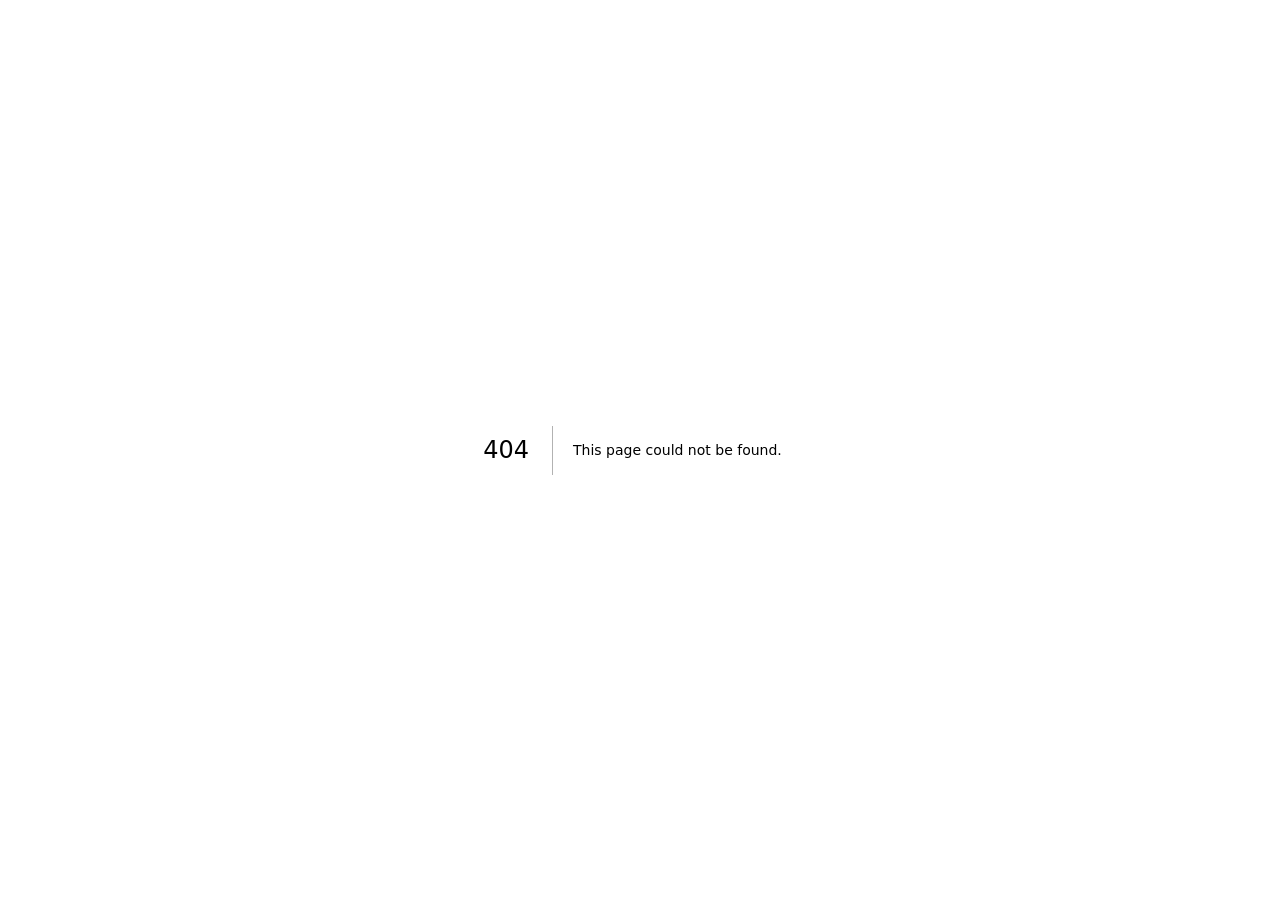
<file: 404/index.html>
<!DOCTYPE html><html lang="pt-BR" class="_18QN8G_variable _6YOPiG_variable ZGwrmq_variable JyaZiG_variable"><head><meta charSet="utf-8"/><meta name="viewport" content="width=device-width, initial-scale=1"/><link rel="stylesheet" href="/_next/static/chunks/3fl1m-hhn26zx.css" data-precedence="next"/><link rel="preload" as="script" fetchPriority="low" href="/_next/static/chunks/19wg2q9r2_sev.js"/><script src="/_next/static/chunks/1c0mhc5ebbn3y.js" async=""></script><script src="/_next/static/chunks/3wbm-994r45kr.js" async=""></script><script src="/_next/static/chunks/turbopack-3-ry682tkyiqk.js" async=""></script><script src="/_next/static/chunks/2xue6hx9j6u86.js" async=""></script><script src="/_next/static/chunks/3muitriy4zyzn.js" async=""></script><meta name="robots" content="noindex"/><title>Oficina DAN Classic | Mecânica e restauração de clássicos em SP</title><meta name="description" content="Mecânica especializada, restauração, avaliação pré-compra e assessoria para placa preta de veículos clássicos e importados. São Paulo, desde 2015."/><meta name="robots" content="index, follow"/><link rel="canonical" href="https://oficinadanclassic.com.br/"/><meta property="og:title" content="Oficina DAN Classic: clássicos não aceitam improviso"/><meta property="og:description" content="Mecânica especializada, restauração e consultoria para clássicos e importados. São Paulo, desde 2015."/><meta property="og:url" content="https://oficinadanclassic.com.br/"/><meta property="og:site_name" content="Oficina DAN Classic"/><meta property="og:locale" content="pt_BR"/><meta property="og:image" content="https://oficinadanclassic.com.br/og/og-dan-classic-marca-20261119.jpg"/><meta property="og:image:type" content="image/jpeg"/><meta property="og:image:width" content="1200"/><meta property="og:image:height" content="630"/><meta property="og:image:alt" content="Oficina DAN Classic: clássicos não aceitam improviso"/><meta property="og:type" content="website"/><meta name="twitter:card" content="summary_large_image"/><meta name="twitter:title" content="Oficina DAN Classic: clássicos não aceitam improviso"/><meta name="twitter:description" content="Mecânica especializada, restauração e consultoria para clássicos e importados. São Paulo, desde 2015."/><meta name="twitter:image" content="https://oficinadanclassic.com.br/og/og-dan-classic-marca-20261119.jpg"/><meta name="twitter:image:alt" content="Oficina DAN Classic: clássicos não aceitam improviso"/><link rel="icon" href="/brand/favicon-20261119.svg" type="image/svg+xml"/><link rel="icon" href="/brand/favicon-32-20261119.png" sizes="32x32" type="image/png"/><link rel="apple-touch-icon" href="/brand/apple-touch-icon-20261119.png"/><meta name="next-size-adjust" content=""/><title>404: This page could not be found.</title><script src="/_next/static/chunks/0cz1d0mv5g_q7.js" noModule=""></script></head><body data-theme="dark"><div hidden=""><!--$--><!--/$--></div><div class="koCuRq_site"><div style="font-family:system-ui,&quot;Segoe UI&quot;,Roboto,Helvetica,Arial,sans-serif,&quot;Apple Color Emoji&quot;,&quot;Segoe UI Emoji&quot;;height:100vh;text-align:center;display:flex;flex-direction:column;align-items:center;justify-content:center"><div><style>body{color:#000;background:#fff;margin:0}.next-error-h1{border-right:1px solid rgba(0,0,0,.3)}@media (prefers-color-scheme:dark){body{color:#fff;background:#000}.next-error-h1{border-right:1px solid rgba(255,255,255,.3)}}</style><h1 class="next-error-h1" style="display:inline-block;margin:0 20px 0 0;padding:0 23px 0 0;font-size:24px;font-weight:500;vertical-align:top;line-height:49px">404</h1><div style="display:inline-block"><h2 style="font-size:14px;font-weight:400;line-height:49px;margin:0">This page could not be found.</h2></div></div></div><!--$--><!--/$--></div><script id="_R_">(globalThis["TURBOPACK"] || (globalThis["TURBOPACK"] = [])).push({"otherChunks":["static/chunks/19wg2q9r2_sev.js","static/chunks/1c0mhc5ebbn3y.js","static/chunks/3wbm-994r45kr.js"],"runtimeModuleIds":[94553]});</script><script src="/_next/static/chunks/19wg2q9r2_sev.js" async=""></script><script>(self.__next_f=self.__next_f||[]).push([0])</script><script>self.__next_f.push([1,"1:\"$Sreact.fragment\"\n2:\"/_next/static/chunks/2xue6hx9j6u86.js\"\n3:\"/_next/static/chunks/3muitriy4zyzn.js\"\n4:I[64374,[\"$2\",\"$3\"],\"SmoothScroll\"]\n5:I[39756,[\"$2\",\"$3\"],\"default\"]\n6:I[37457,[\"$2\",\"$3\"],\"default\"]\na:I[97367,[\"$2\",\"$3\"],\"OutletBoundary\"]\nb:\"$Sreact.suspense\"\nd:\"ViewportBoundary\"\ne:I[97367,[\"$2\",\"$3\"],\"$d\"]\n10:\"MetadataBoundary\"\n11:I[97367,[\"$2\",\"$3\"],\"$10\"]\n13:I[68027,[\"$2\",\"$3\"],\"default\",1]\n:HL[\"/_next/static/chunks/3fl1m-hhn26zx.css\",\"style\"]\n8:X\n9:[[\"children\",{\"s\":\"__PAGE__\",\"h\":512,\"d\":{\"r\":[\"$\",\"$1\",\"c\",{\"children\":[[[\"$\",\"title\",null,{\"children\":\"404: This page could not be found.\"}],[\"$\",\"div\",null,{\"style\":\"$0:t:t:d:r:props:children:1:props:children:props:children:props:children:1:props:notFound:0:1:props:style\",\"children\":[\"$\",\"div\",null,{\"children\":[[\"$\",\"style\",null,{\"dangerouslySetInnerHTML\":{\"__html\":\"body{color:#000;background:#fff;margin:0}.next-error-h1{border-right:1px solid rgba(0,0,0,.3)}@media (prefers-color-scheme:dark){body{color:#fff;background:#000}.next-error-h1{border-right:1px solid rgba(255,255,255,.3)}}\"}}],[\"$\",\"h1\",null,{\"className\":\"next-error-h1\",\"style\":\"$0:t:t:d:r:props:children:1:props:children:props:children:props:children:1:props:notFound:0:1:props:children:props:children:1:props:style\",\"children\":404}],[\"$\",\"div\",null,{\"style\":\"$0:t:t:d:r:props:children:1:props:children:props:children:props:children:1:props:notFound:0:1:props:children:props:children:2:props:style\",\"children\":[\"$\",\"h2\",null,{\"style\":\"$0:t:t:d:r:props:children:1:props:children:props:children:props:children:1:props:notFound:0:1:props:children:props:children:2:props:children:props:style\",\"children\":\"This page could not be found.\"}]}]]}]}]],null,[\"$\",\"$La\",null,{\"children\":[\"$\",\"$b\",null,{\"name\":\"Next.MetadataOutlet\",\"children\":\"$@c\"}]}]]}],\"p\":false,\"v\":null}}]]\n7:[[\"children\",{\"s\":\"/_not-found\",\"h\":512,\"d\":{\"r\":[\"$\",\"$1\",\"c\",{\"children\":[null,[\"$\",\"$L5\",null,{\"parallelRouterKey\":\"children\",\"error\":\"$undefined\",\"errorStyles\":\"$undefined\",\"errorScripts\":\"$undefined\",\"template\":[\"$\",\"$L6\",null,{}],\"templateStyles\":\"$undefined\",\"templateScripts\":\"$undefined\",\"notFound\":\"$undefined\",\"forbidden\":\"$undefined\",\"unauthorized\":\"$undefined\"}]]}],\"p\":false,\"v\":\"$8\"},\"c\":\"$Q9\"}]]\n0:{\"P\":null,\"c\":[\"\",\"_not-found\",\"\"],\"q\":\"\",\"i\":false,\"t\":{\"t\":{\"s\":\"\",\"h\":528,\"d\":{\"r\":[\"$\",\"$1\",\"c\",{\"children\":[[[\"$\",\"link\",\"0\",{\"rel\":\"stylesheet\",\"href\":\"/_next/static/chunks/3fl1m-hhn26zx.css\",\"precedence\":\"next\",\"crossOrigin\":\"$undefined\",\"nonce\":\"$undefined\"}],[\"$\",\"script\",\"script-0\",{\"src\":\"/_next/static/chunks/2xue6hx9j6u86.js\",\"async\":true,\"nonce\":\"$undefined\"}],[\"$\",\"script\",\"script-1\",{\"src\":\"/_next/static/chunks/3muitriy4zyzn.js\",\"async\":true,\"nonce\":\"$undefined\"}]],[\"$\",\"html\",null,{\"lang\":\"pt-BR\",\"className\":\"_18QN8G_variable _6YOPiG_variable ZGwrmq_variable JyaZiG_variable\",\"suppressHydrationWarning\":true,\"children\":[\"$\",\"body\",null,{\"data-theme\":\"dark\",\"children\":[\"$\",\"div\",null,{\"className\":\"koCuRq_site\",\"children\":[[\"$\",\"$L4\",null,{}],[\"$\",\"$L5\",null,{\"parallelRouterKey\":\"children\",\"error\":\"$undefined\",\"errorStyles\":\"$undefined\",\"errorScripts\":\"$undefined\",\"template\":[\"$\",\"$L6\",null,{}],\"templateStyles\":\"$undefined\",\"templateScripts\":\"$undefined\",\"notFound\":[[[\"$\",\"title\",null,{\"children\":\"404: This page could not be found.\"}],[\"$\",\"div\",null,{\"style\":{\"fontFamily\":\"system-ui,\\\"Segoe UI\\\",Roboto,Helvetica,Arial,sans-serif,\\\"Apple Color Emoji\\\",\\\"Segoe UI Emoji\\\"\",\"height\":\"100vh\",\"textAlign\":\"center\",\"display\":\"flex\",\"flexDirection\":\"column\",\"alignItems\":\"center\",\"justifyContent\":\"center\"},\"children\":[\"$\",\"div\",null,{\"children\":[[\"$\",\"style\",null,{\"dangerouslySetInnerHTML\":{\"__html\":\"body{color:#000;background:#fff;margin:0}.next-error-h1{border-right:1px solid rgba(0,0,0,.3)}@media (prefers-color-scheme:dark){body{color:#fff;background:#000}.next-error-h1{border-right:1px solid rgba(255,255,255,.3)}}\"}}],[\"$\",\"h1\",null,{\"className\":\"next-error-h1\",\"style\":{\"display\":\"inline-block\",\"margin\":\"0 20px 0 0\",\"padding\":\"0 23px 0 0\",\"fontSize\":24,\"fontWeight\":500,\"verticalAlign\":\"top\",\"lineHeight\":\"49px\"},\"children\":404}],[\"$\",\"div\",null,{\"style\":{\"display\":\"inline-block\"},\"children\":[\"$\",\"h2\",null,{\"style\":{\"fontSize\":14,\"fontWeight\":400,\"lineHeight\":\"49px\",\"margin\":0},\"children\":\"This page could not be found.\"}]}]]}]}]],[]],\"forbidden\":\"$undefined\",\"unauthorized\":\"$undefined\"}]]}]}]}]]}],\"p\":false,\"v\":null},\"c\":\"$Q7\"},\"h\":{\"r\":[\"$\",\"$1\",\"h\",{\"children\":[[\"$\",\"meta\",null,{\"name\":\"robots\",\"content\":\"noindex\"}],[\"$\",\"$Le\",null,{\"children\":\"$Lf\"}],[\"$\",\"$L11\",null,{\"children\":[[\"$\",\"div\",null,{\"hidden\":true,\"children\":[\"$\",\"$b\",null,{\"name\":\"Next.Metadata\",\"children\":\"$L12\"}]}],null]}],[\"$\",\"meta\",null,{\"name\":\"next-size-adjust\",\"content\":\"\"}]]}],\"p\":false,\"v\":null}},\"m\":\"$undefined\",\"G\":[\"$13\",[[\"$\",\"link\",\"0\",{\"rel\":\"stylesheet\",\"href\":\"/_next/static/chunks/3fl1m-hhn26zx.css\",\"precedence\":\"next\",\"crossOrigin\":\"$undefined\",\"nonce\":\"$undefined\"}]]],\"S\":true,\"r\":\"$undefined\",\"s\":\"$undefined\",\"a\":\"$undefined\",\"l\":\"$undefined\",\"p\":\"$undefined\",\"d\":\"$undefined\",\"b\":\"NpHPOvY7q3KzVS5kIWjZl\"}\n8:C\nf:[[\"$\",\"meta\",\"0\",{\"charSet\":\"utf-8\"}],[\"$\",\"meta\",\"1\",{\"name\":\"viewport\",\"content\":\"width=device-width, initial-scale=1\"}]]\n14:I[27201,[\"$2\",\"$3\"],\"IconMark\"]\nc:null\n12:[[\"$\",\"title\",\"0\",{\"children\":\"Oficina DAN Classic | Mecânica e restauração de clássicos em SP\"}],[\"$\",\"meta\",\"1\",{\"name\":\"description\",\"content\":\"Mecânica especializada, restauração, avaliação pré-compra e assessoria para placa preta de veículos clássicos e importados. São Paulo, desde 2015.\"}],[\"$\",\"meta\",\"2\",{\"name\":\"robots\",\"content\":\"index, follow\"}],[\"$\",\"link\",\"3\",{\"rel\":\"canonical\",\"href\":\"https://oficinadanclassic.com.br/\"}],[\"$\",\"meta\",\"4\",{\"property\":\"og:title\",\"content\":\"Oficina DAN Classic: clássicos não aceitam improviso\"}],[\"$\",\"meta\",\"5\",{\"property\":\"og:description\",\"content\":\"Mecânica especializada, restauração e consultoria para clássicos e importados. São Paulo, desde 2015.\"}],[\"$\",\"meta\",\"6\",{\"property\":\"og:url\",\"content\":\"https://oficinadanclassic.com.br/\"}],[\"$\",\"meta\",\"7\",{\"property\":\"og:site_name\",\"content\":\"Oficina DAN Classic\"}],[\"$\",\"meta\",\"8\",{\"property\":\"og:locale\",\"content\":\"pt_BR\"}],[\"$\",\"meta\",\"9\",{\"property\":\"og:image\",\"content\":\"https://oficinadanclassic.com.br/og/og-dan-classic-marca-20261119.jpg\"}],[\"$\",\"meta\",\"10\",{\"property\":\"og:image:type\",\"content\":\"image/jpeg\"}],[\"$\",\"meta\",\"11\",{\"property\":\"og:image:width\",\"content\":\"1200\"}],[\"$\",\"meta\",\"12\",{\"property\":\"og:image:height\",\"content\":\"630\"}],[\"$\",\"meta\",\"13\",{\"property\":\"og:image:alt\",\"content\":\"Oficina DAN Classic: clássicos não aceitam improviso\"}],[\"$\",\"meta\",\"14\",{\"property\":\"og:type\",\"content\":\"website\"}],[\"$\",\"meta\",\"15\",{\"name\":\"twitter:card\",\"content\":\"summary_large_image\"}],[\"$\",\"meta\",\"16\",{\"name\":\"twitter:title\",\"content\":\"Oficina DAN Classic: clássicos não aceitam improviso\"}],[\"$\",\"meta\",\"17\",{\"name\":\"twitter:description\",\"content\":\"Mecânica especializada, restauração e consultoria para clássicos e importados. São Paulo, desde 2015.\"}],[\"$\",\"meta\",\"18\",{\"name\":\"twitter:image\",\"content\":\"https://oficinadanclassic.com.br/og/og-dan-classic-marca-20261119.jpg\"}],[\"$\",\"meta\",\"19\",{\"name\":\"twitter:image:alt\",\"content\":\"Oficina DAN Classic: clássicos não aceitam improviso\"}],[\"$\",\"link\",\"20\",{\"rel\":\"icon\",\"href\":\"/brand/favicon-20261119.svg\",\"type\":\"image/svg+xml\"}],[\"$\",\"link\",\"21\",{\"rel\":\"icon\",\"href\":\"/brand/favicon-32-20261119.png\",\"sizes\":\"32x32\",\"type\":\"image/png\"}],[\"$\",\"link\",\"22\",{\"rel\":\"apple-touch-icon\",\"href\":\"/brand/apple-touch-icon-20261119.png\"}],[\"$\",\"$L14\",\"23\",{}]]\n"])</script></body></html>
</file>
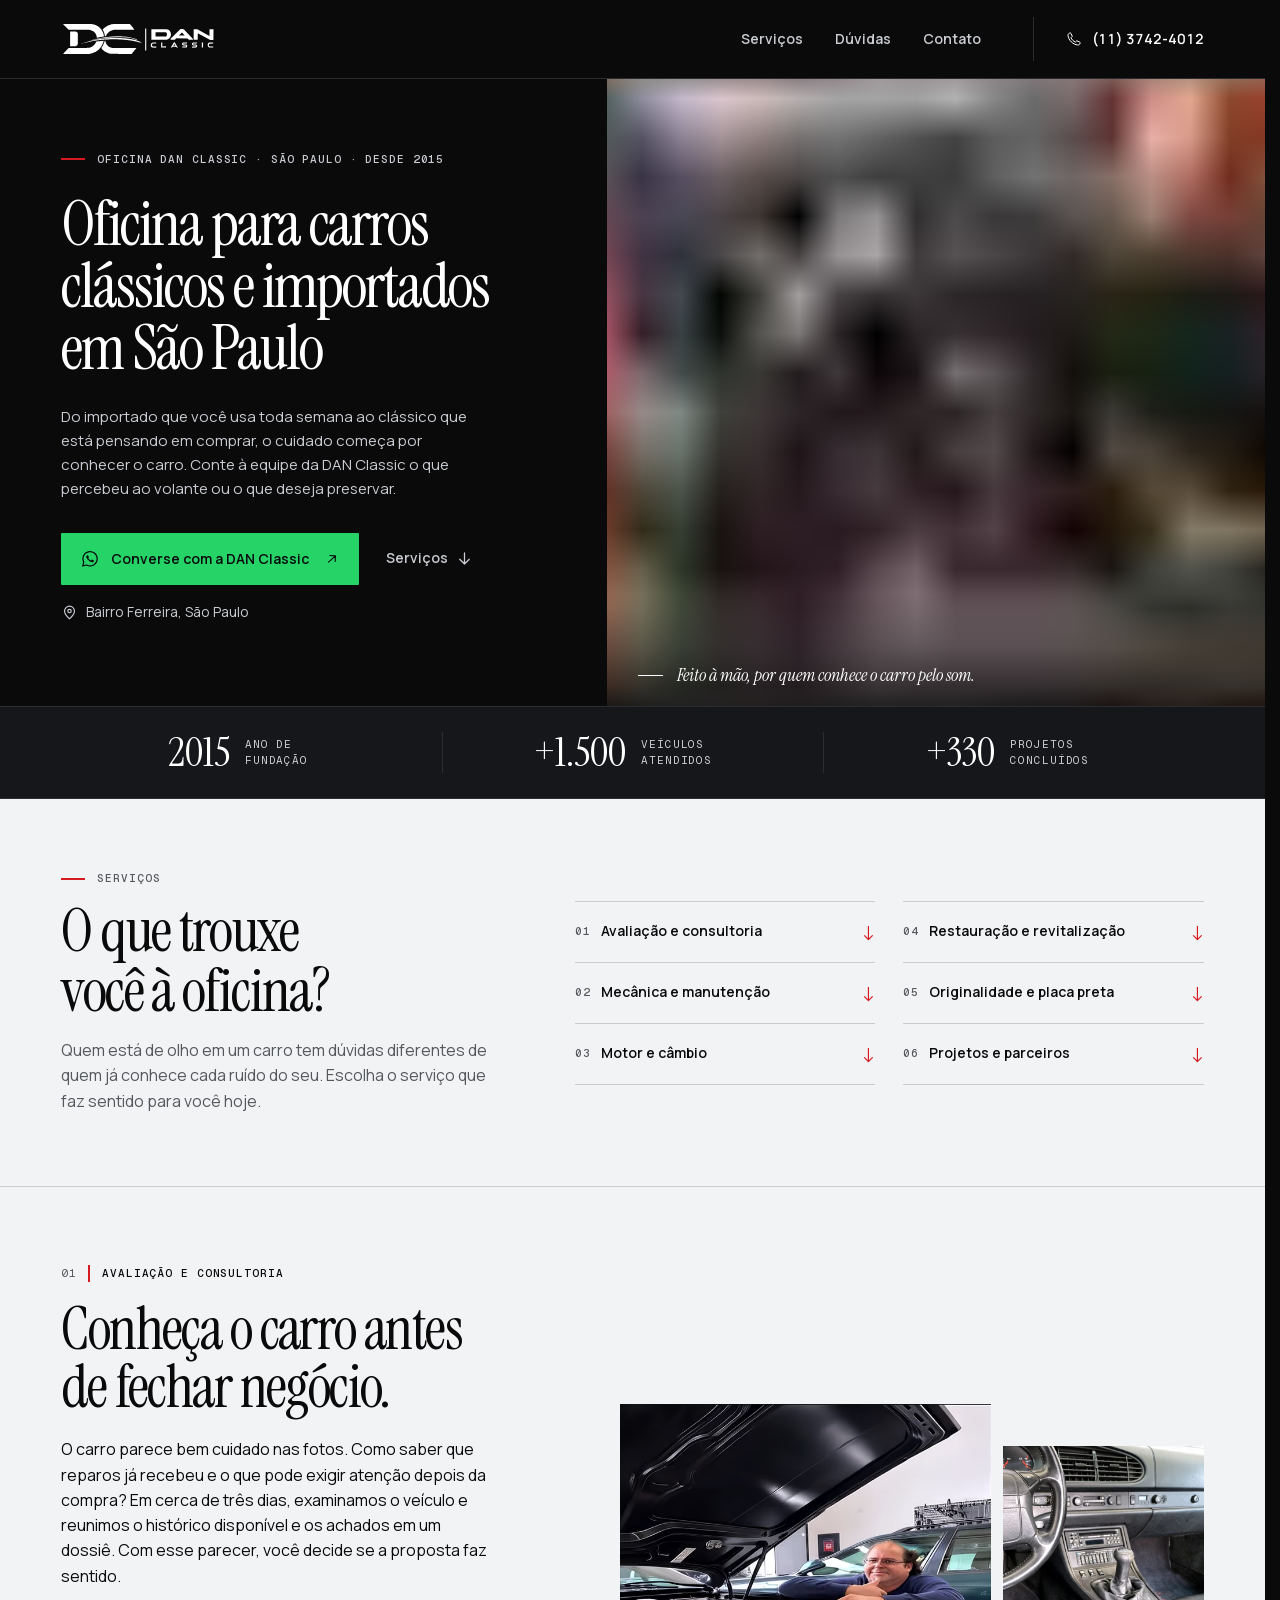
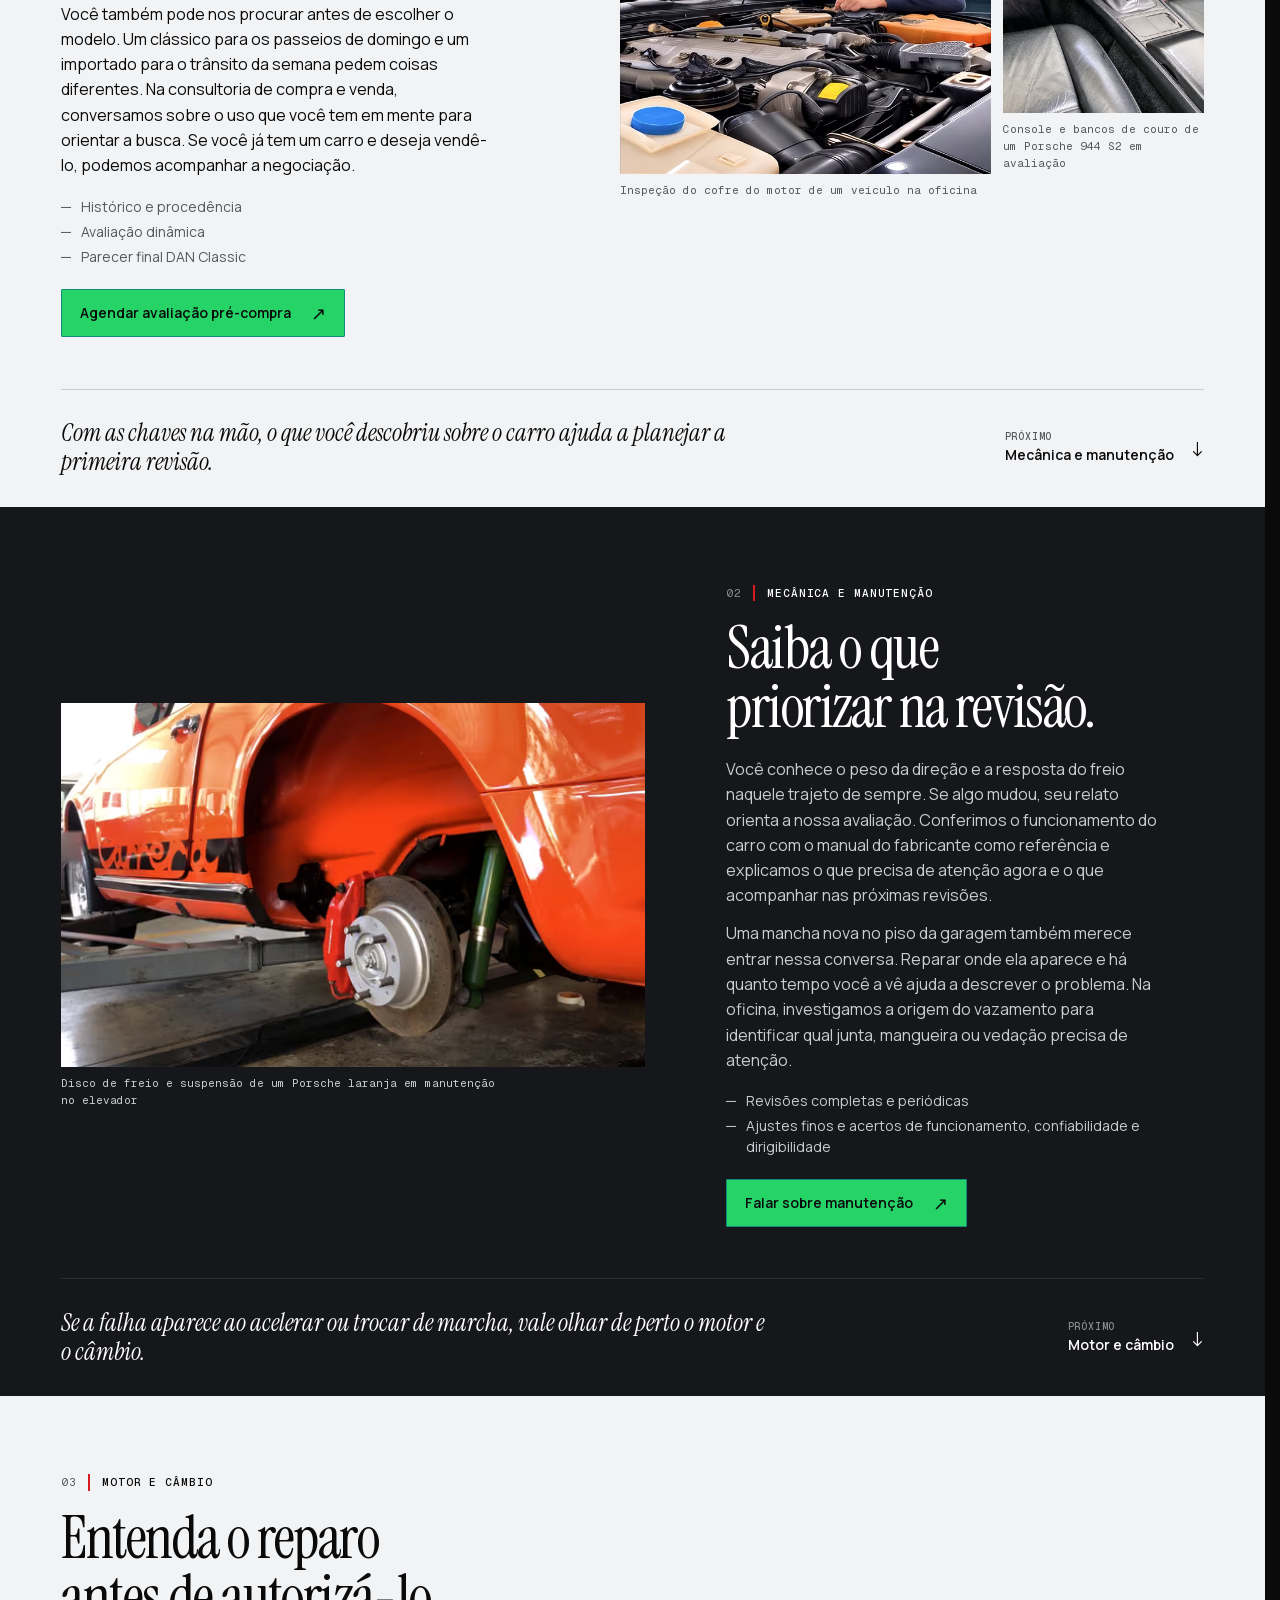
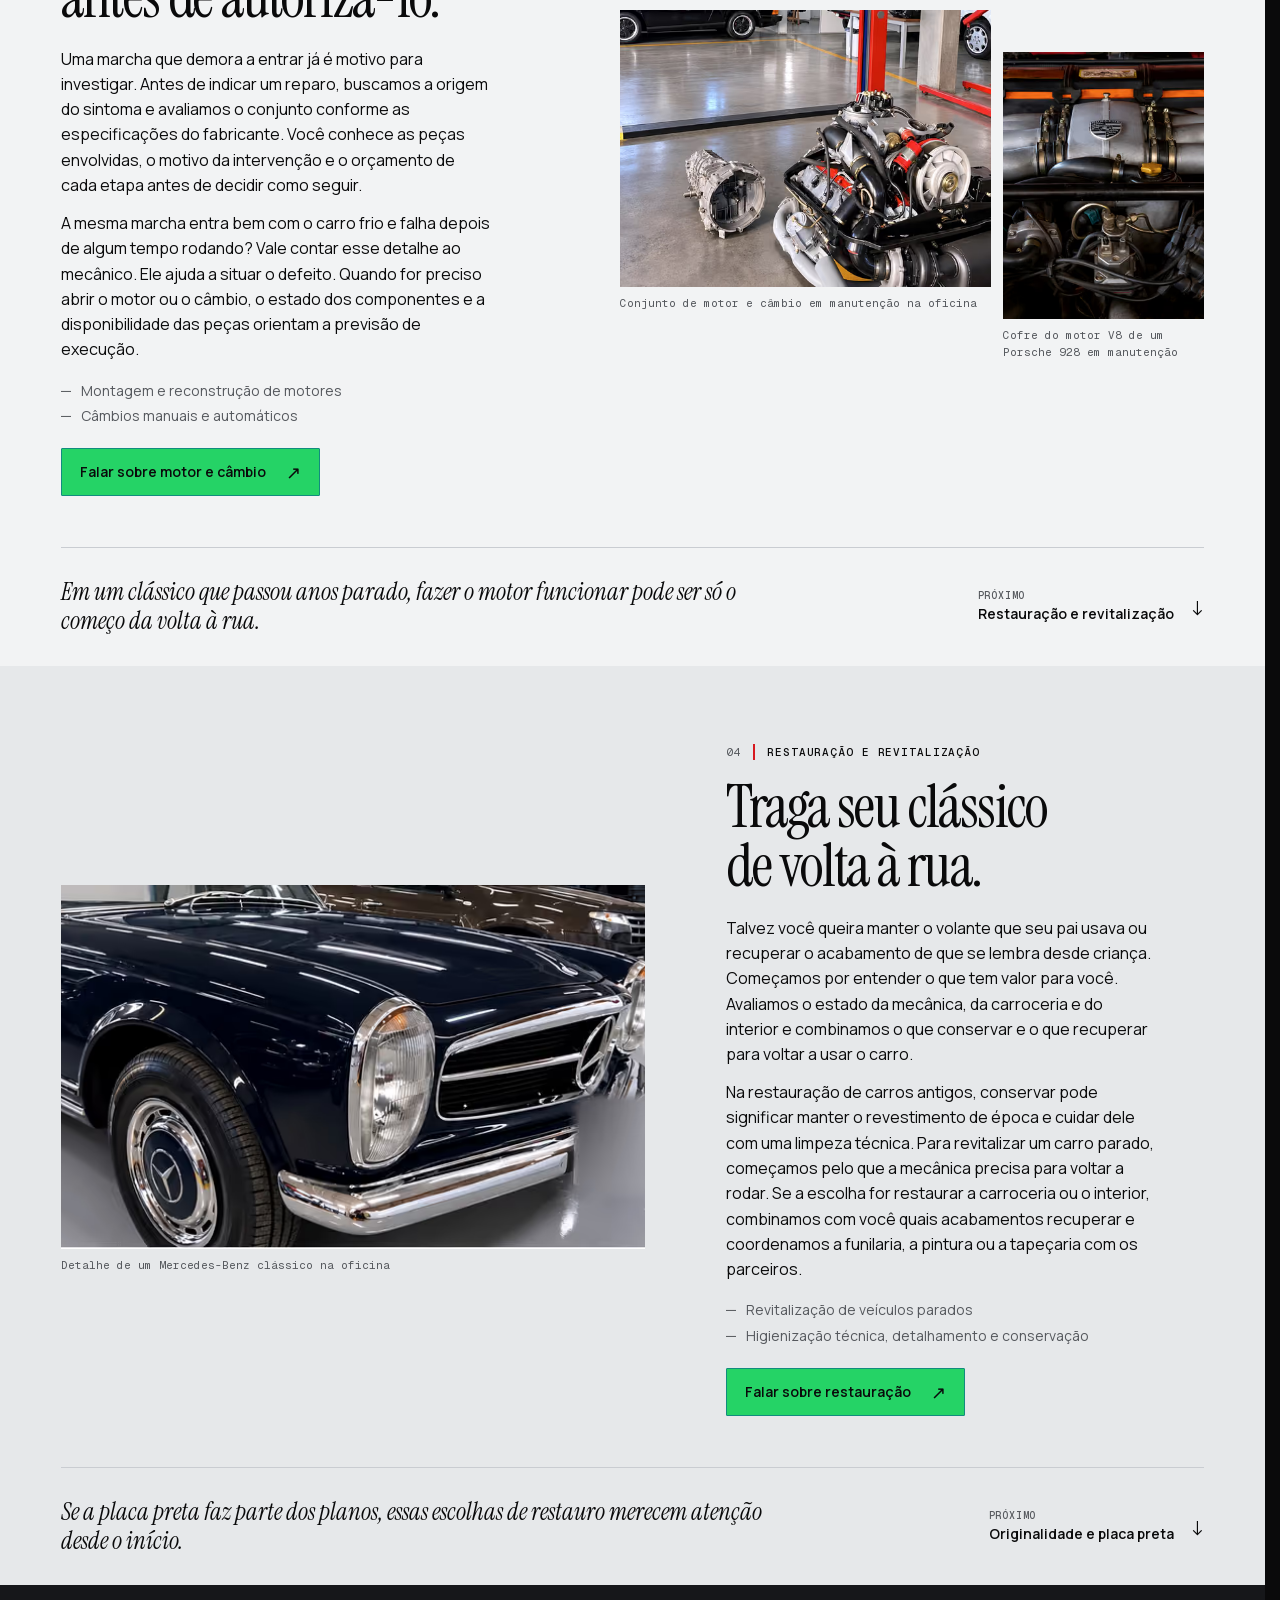
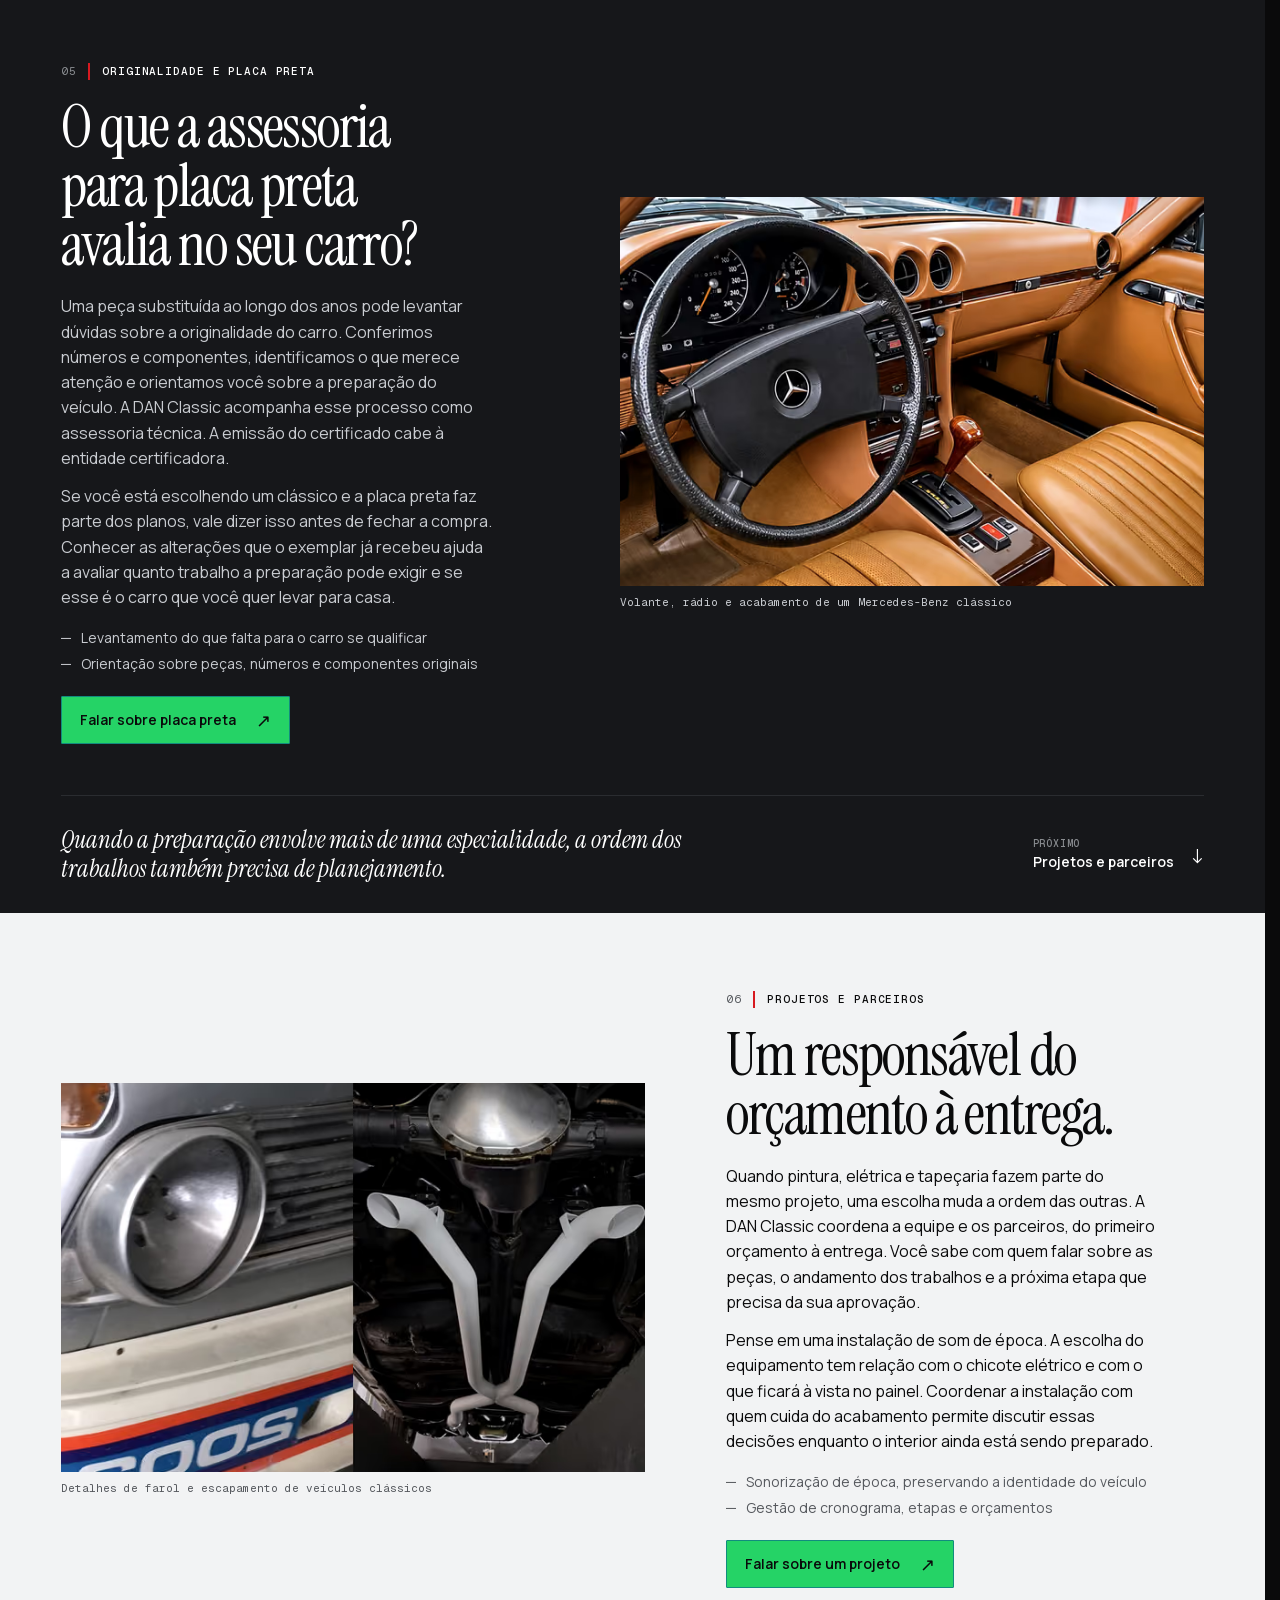
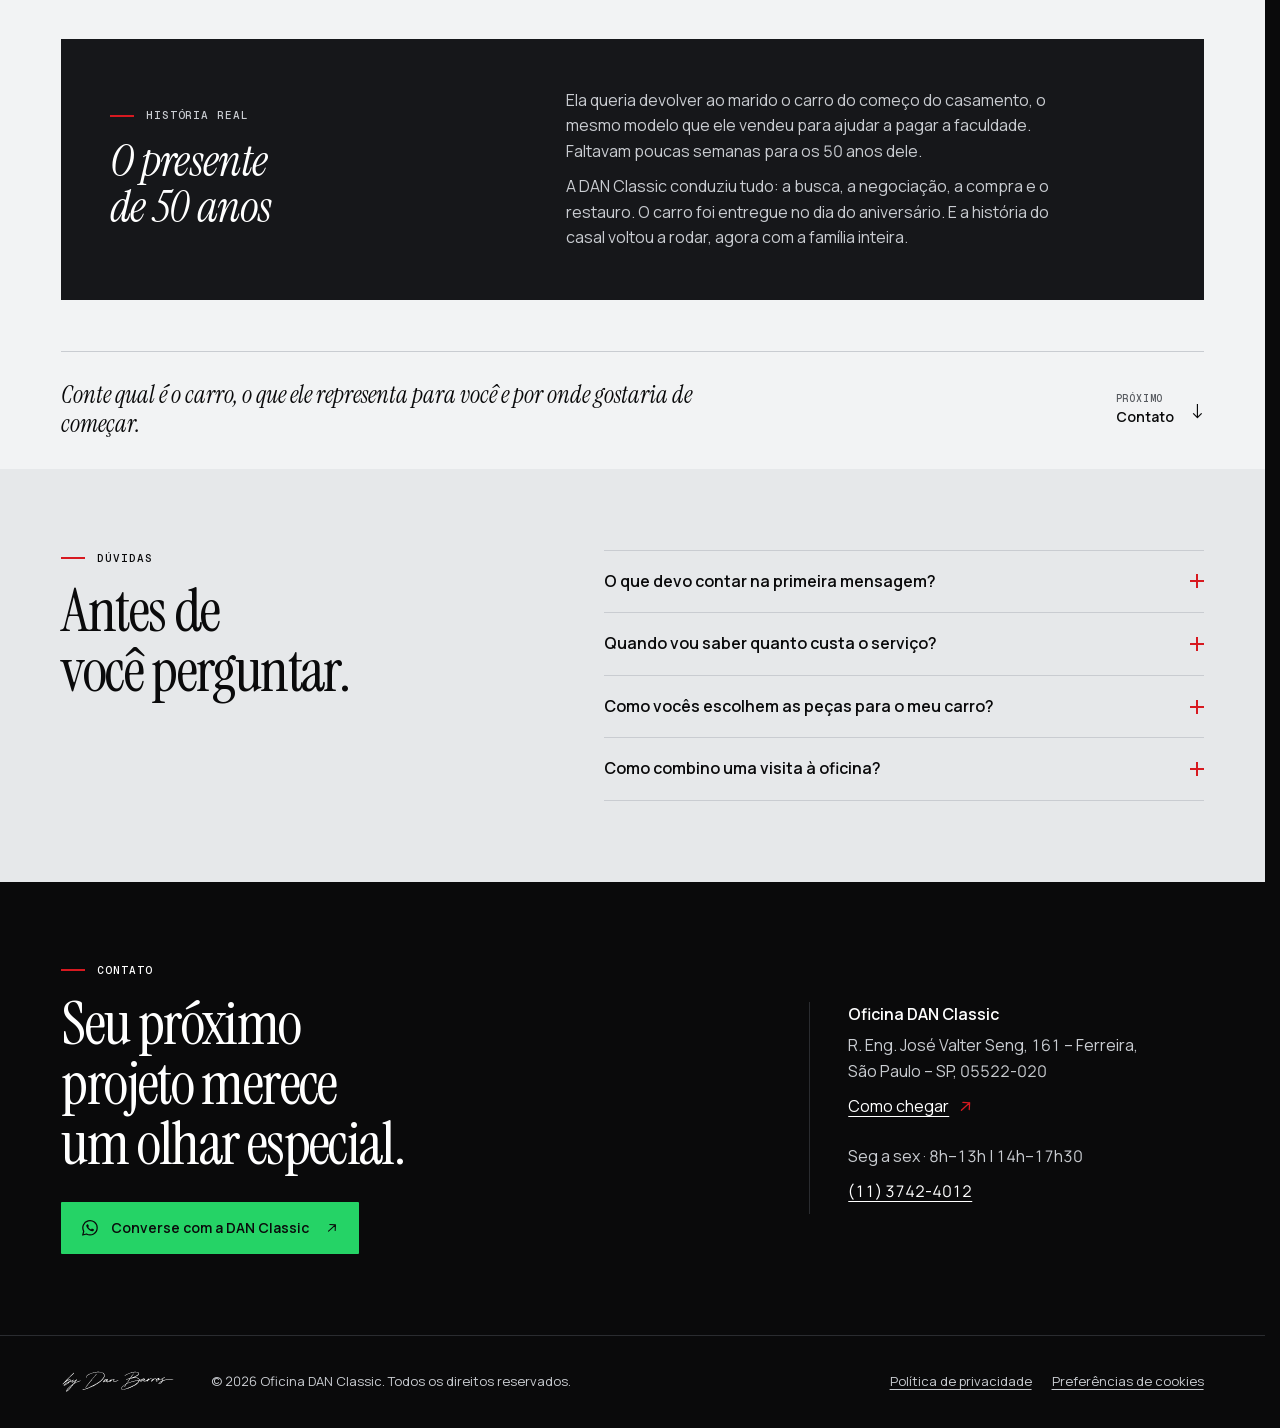
<file: oficina/index.html>
<!DOCTYPE html><html lang="pt-BR" class="_18QN8G_variable _6YOPiG_variable ZGwrmq_variable JyaZiG_variable"><head><meta charSet="utf-8"/><meta name="viewport" content="width=device-width, initial-scale=1"/><link rel="preload" href="/_next/static/media/07a39a8a4660cc7c-s.p.0r6juujl39pe6.woff2" as="font" crossorigin="" type="font/woff2"/><link rel="preload" href="/_next/static/media/82450a180bcad83c-s.p.0p-wng2nn8o-p.woff2" as="font" crossorigin="" type="font/woff2"/><link rel="preload" href="/_next/static/media/d902bc2bfdd0a4cb-s.p.1g73gv09-xcb6.woff2" as="font" crossorigin="" type="font/woff2"/><link rel="preload" href="/_next/static/media/e63b65bb308a9351-s.p.3j3877k49yy0l.woff2" as="font" crossorigin="" type="font/woff2"/><link rel="stylesheet" href="/_next/static/chunks/1r0e1yxjf-bg8.css" data-precedence="next"/><link rel="stylesheet" href="/_next/static/chunks/0dft4plmpmw2n.css" data-precedence="next"/><link rel="preload" as="script" fetchPriority="low" href="/_next/static/chunks/0wfurka9errm3.js"/><script src="/_next/static/chunks/0hhb7vbvlw3bd.js" async=""></script><script src="/_next/static/chunks/23e6jep2anmtk.js" async=""></script><script src="/_next/static/chunks/turbopack-2u1d16houkiyo.js" async=""></script><script src="/_next/static/chunks/3qfy96eoyh-ek.js" async=""></script><script src="/_next/static/chunks/0cossfmzxrsdl.js" async=""></script><script src="/_next/static/chunks/202vx5_7s2t7a.js" async=""></script><meta name="next-size-adjust" content=""/><title>Oficina de clássicos e importados em SP | DAN Classic</title><meta name="description" content="Mecânica de clássicos e importados, avaliação pré-compra e restauração de carros antigos no bairro Ferreira, em São Paulo. Fale com a Oficina DAN Classic."/><meta name="robots" content="index, follow"/><link rel="canonical" href="https://oficinadanclassic.com.br/oficina/"/><meta property="og:title" content="Oficina de clássicos e importados em SP | DAN Classic"/><meta property="og:description" content="Mecânica de clássicos e importados, avaliação pré-compra e restauração de carros antigos no bairro Ferreira, em São Paulo. Fale com a Oficina DAN Classic."/><meta property="og:url" content="https://oficinadanclassic.com.br/oficina/"/><meta property="og:site_name" content="Oficina DAN Classic"/><meta property="og:locale" content="pt_BR"/><meta property="og:image" content="https://oficinadanclassic.com.br/og/og-dan-classic-marca-20261119.jpg"/><meta property="og:image:width" content="1200"/><meta property="og:image:height" content="630"/><meta property="og:image:alt" content="Oficina DAN Classic"/><meta property="og:type" content="website"/><meta name="twitter:card" content="summary_large_image"/><meta name="twitter:title" content="Oficina de clássicos e importados em SP | DAN Classic"/><meta name="twitter:description" content="Mecânica de clássicos e importados, avaliação pré-compra e restauração de carros antigos no bairro Ferreira, em São Paulo. Fale com a Oficina DAN Classic."/><meta name="twitter:image" content="https://oficinadanclassic.com.br/og/og-dan-classic-marca-20261119.jpg"/><link rel="icon" href="/brand/favicon-20261119.svg" type="image/svg+xml"/><link rel="icon" href="/brand/favicon-32-20261119.png" sizes="32x32" type="image/png"/><link rel="apple-touch-icon" href="/brand/apple-touch-icon-20261119.png"/><script src="/_next/static/chunks/0cz1d0mv5g_q7.js" noModule=""></script></head><body data-theme="dark"><div hidden=""><!--$--><!--/$--></div><div class="koCuRq_site"><div class="cKZZFa_page"><a class="skipLink" href="#conteudo">Pular para o conteúdo</a><header class="cKZZFa_header" data-theme="dark"><div class="cKZZFa_wrap"><a class="cKZZFa_logo" href="/" aria-label="Oficina DAN Classic"><span role="img" aria-label="DAN CLASSIC" class="brand brand-horizontal " style="--brand-image:url(/brand/dan-classic-horizontal-20261119.svg)"></span></a><nav aria-label="Menu"><a href="#servicos">Serviços</a><a href="#duvidas">Dúvidas</a><a href="#contato">Contato</a></nav><a class="cKZZFa_headerPhone" href="tel:+551137424012"><svg viewBox="0 0 24 24" fill="none" aria-hidden="true"><path d="m7.4 3.5 2.1 4.4-2 2.1c1.5 3.2 3.4 5.1 6.6 6.6l2.1-2 4.3 2.1c.7.3.9.8.7 1.4-.4 2-1.7 3-3.5 2.9C10.6 20.4 3.5 13.6 3 6.6c-.1-1.7.9-3 2.8-3.7.7-.2 1.2 0 1.6.6Z" stroke="currentColor" stroke-width="1.5" stroke-linejoin="round"></path></svg>(11) 3742-4012</a></div></header><main id="conteudo" tabindex="-1"><section data-theme="dark" aria-labelledby="oficina-titulo"><div class="cKZZFa_heroInner"><div class="cKZZFa_heroCopy"><p class="cKZZFa_kicker">OFICINA DAN CLASSIC · SÃO PAULO · DESDE 2015</p><h1 id="oficina-titulo">Oficina para carros clássicos e importados em São Paulo</h1><p class="cKZZFa_heroText">Do importado que você usa toda semana ao clássico que está pensando em comprar, o cuidado começa por conhecer o carro. Conte à equipe da DAN Classic o que percebeu ao volante ou o que deseja preservar.</p><div class="cKZZFa_heroActions"><a class="cKZZFa_primary" href="https://wa.me/5511911999911?text=Ol%C3%A1%2C%20DAN%20Classic!%20Vim%20pelo%20site%20da%20DAN%20Classic%20e%20gostaria%20de%20conversar%20sobre%20o%20meu%20carro." target="_blank" rel="noopener noreferrer" data-cursor="whatsapp"><svg viewBox="0 0 24 24" fill="none" aria-hidden="true"><path d="M20.6 11.7a8.6 8.6 0 0 1-12.8 7.5l-4.5 1.2 1.2-4.4a8.6 8.6 0 1 1 16.1-4.3Z" stroke="currentColor" stroke-width="1.5" stroke-linejoin="round"></path><path d="M8.8 7.6c.2-.2.6-.3.9.2l.8 1.6c.2.3.1.5-.1.7l-.5.7c.6 1.3 1.8 2.5 3.4 3.1l.7-.9c.2-.3.5-.4.8-.2l1.6.8c.3.1.4.4.3.7-.3 1.1-1 1.7-2.2 1.6-2.6-.4-6.1-3.2-6.9-6-.2-.9.2-1.7 1.2-2.3Z" fill="currentColor"></path></svg><span>Converse com a DAN Classic</span><svg class="cKZZFa_arrow" viewBox="0 0 24 24" fill="none" aria-hidden="true"><path d="M5 12h14m-6-6 6 6-6 6" stroke="currentColor" stroke-width="1.6" stroke-linecap="round" stroke-linejoin="round"></path></svg></a><a class="cKZZFa_secondary" href="#servicos">Serviços<!-- --> <svg class="cKZZFa_arrowDown" viewBox="0 0 24 24" fill="none" aria-hidden="true"><path d="M5 12h14m-6-6 6 6-6 6" stroke="currentColor" stroke-width="1.6" stroke-linecap="round" stroke-linejoin="round"></path></svg></a></div><a class="cKZZFa_heroLocation" href="https://www.google.com/maps/place/?q=place_id:ChIJ7y8emS9UzpQR2V0X0DGHZRQ" target="_blank" rel="noopener noreferrer"><svg viewBox="0 0 24 24" fill="none" aria-hidden="true"><path d="M19 10c0 5-7 11-7 11S5 15 5 10a7 7 0 1 1 14 0Z" stroke="currentColor" stroke-width="1.6"></path><circle cx="12" cy="10" r="2.4" stroke="currentColor" stroke-width="1.6"></circle></svg>Bairro Ferreira, São Paulo</a></div><figure class="cKZZFa_heroPhoto"><picture class="asset-image " data-fit="cover" style="--focal-desktop:50% 50%;--focal-mobile:50% 50%;background-image:url([data-uri]);--image-fit:cover"><source media="(max-width: 480px)" type="image/avif" srcSet="/img/img-pd-a-oficina-20261106-640.avif 640w" sizes="(max-width: 800px) 100vw, 52vw"/><source media="(max-width: 480px)" type="image/webp" srcSet="/img/img-pd-a-oficina-20261106-640.webp 640w" sizes="(max-width: 800px) 100vw, 52vw"/><source type="image/avif" srcSet="/img/img-pd-a-oficina-20261106-640.avif 640w, /img/img-pd-a-oficina-20261106-1280.avif 1280w, /img/img-pd-a-oficina-20261106-1920.avif 1920w, /img/img-pd-a-oficina-20261106-2560.avif 2560w" sizes="(max-width: 800px) 100vw, 52vw"/><source type="image/webp" srcSet="/img/img-pd-a-oficina-20261106-640.webp 640w, /img/img-pd-a-oficina-20261106-1280.webp 1280w, /img/img-pd-a-oficina-20261106-1920.webp 1920w, /img/img-pd-a-oficina-20261106-2560.webp 2560w" sizes="(max-width: 800px) 100vw, 52vw"/><img src="/img/img-pd-a-oficina-20261106-1920.webp" width="1920" height="1280" alt="Mecânico da DAN Classic trabalhando na roda traseira de um Porsche 911 clássico preto" loading="eager" fetchPriority="high" decoding="async"/></picture><figcaption><span class="cKZZFa_captionLine"></span>Feito à mão, por quem conhece o carro pelo som.</figcaption></figure></div></section><div class="cKZZFa_facts" data-theme="dark" role="group" aria-label="A DAN Classic em números"><dl class="cKZZFa_wrap"><div><dt>ANO DE FUNDAÇÃO</dt><dd>2015</dd></div><div><dt>VEÍCULOS ATENDIDOS</dt><dd>+1.500</dd></div><div><dt>PROJETOS CONCLUÍDOS</dt><dd>+330</dd></div></dl></div><section id="servicos" tabindex="-1" data-theme="light" class="_4LOwGG_guide" aria-labelledby="guia-titulo"><div class="_4LOwGG_inner"><header><p class="_4LOwGG_kicker">Serviços</p><h2 id="guia-titulo">O que trouxe você à oficina?</h2><p class="_4LOwGG_guideIntro">Quem está de olho em um carro tem dúvidas diferentes de quem já conhece cada ruído do seu. Escolha o serviço que faz sentido para você hoje.</p></header><nav aria-label="Serviços"><ol><li><a href="#avaliacao-e-consultoria"><span class="_4LOwGG_indexNumber" aria-hidden="true">01</span><span>Avaliação e consultoria</span><span class="_4LOwGG_direction" aria-hidden="true">↓</span></a></li><li><a href="#manutencao"><span class="_4LOwGG_indexNumber" aria-hidden="true">02</span><span>Mecânica e manutenção</span><span class="_4LOwGG_direction" aria-hidden="true">↓</span></a></li><li><a href="#motor-e-cambio"><span class="_4LOwGG_indexNumber" aria-hidden="true">03</span><span>Motor e câmbio</span><span class="_4LOwGG_direction" aria-hidden="true">↓</span></a></li><li><a href="#restauracao"><span class="_4LOwGG_indexNumber" aria-hidden="true">04</span><span>Restauração e revitalização</span><span class="_4LOwGG_direction" aria-hidden="true">↓</span></a></li><li><a href="#placa-preta"><span class="_4LOwGG_indexNumber" aria-hidden="true">05</span><span>Originalidade e placa preta</span><span class="_4LOwGG_direction" aria-hidden="true">↓</span></a></li><li><a href="#projetos-e-parceiros"><span class="_4LOwGG_indexNumber" aria-hidden="true">06</span><span>Projetos e parceiros</span><span class="_4LOwGG_direction" aria-hidden="true">↓</span></a></li></ol></nav></div></section><section id="avaliacao-e-consultoria" tabindex="-1" data-theme="light" data-service="avaliacao-e-consultoria" data-photo-first="false" class="_4LOwGG_chapter" aria-labelledby="titulo-avaliacao-e-consultoria"><div class="_4LOwGG_inner"><div class="_4LOwGG_layout"><div class="_4LOwGG_copy"><h2 class="_4LOwGG_chapterHeading" id="titulo-avaliacao-e-consultoria"><span class="_4LOwGG_kicker"><span class="_4LOwGG_chapterNumber" aria-hidden="true">01</span>Avaliação e consultoria</span><span class="_4LOwGG_headline">Conheça o carro antes de fechar negócio.</span></h2><p class="_4LOwGG_body">O carro parece bem cuidado nas fotos. Como saber que reparos já recebeu e o que pode exigir atenção depois da compra? Em cerca de três dias, examinamos o veículo e reunimos o histórico disponível e os achados em um dossiê. Com esse parecer, você decide se a proposta faz sentido.</p><p class="_4LOwGG_body _4LOwGG_support">Você também pode nos procurar antes de escolher o modelo. Um clássico para os passeios de domingo e um importado para o trânsito da semana pedem coisas diferentes. Na consultoria de compra e venda, conversamos sobre o uso que você tem em mente para orientar a busca. Se você já tem um carro e deseja vendê-lo, podemos acompanhar a negociação.</p><ul class="_4LOwGG_details"><li>Histórico e procedência</li><li>Avaliação dinâmica</li><li>Parecer final DAN Classic</li></ul><a class="_4LOwGG_action" href="https://wa.me/5511911999911?text=Ol%C3%A1%2C%20DAN%20Classic!%20Vim%20pelo%20site%20e%20quero%20agendar%20uma%20Avalia%C3%A7%C3%A3o%20Pr%C3%A9-Compra.%20O%20carro%20que%20estou%20avaliando%20%C3%A9%3A" target="_blank" rel="noopener noreferrer" data-cursor="whatsapp">Agendar avaliação pré-compra<span aria-hidden="true">↗</span></a></div><div class="_4LOwGG_gallery" data-paired="true"><figure><div class="_4LOwGG_frame"><picture class="asset-image " data-fit="cover" style="--focal-desktop:55.00000000000001% 52%;--focal-mobile:55.00000000000001% 52%;background-image:url([data-uri]);--image-fit:cover"><source media="(max-width: 480px)" type="image/avif" srcSet="/img/img-sv-04-r20261109-frames-v2-640.avif 640w" sizes="(max-width: 800px) 56vw, 32vw"/><source media="(max-width: 480px)" type="image/webp" srcSet="/img/img-sv-04-r20261109-frames-v2-640.webp 640w" sizes="(max-width: 800px) 56vw, 32vw"/><source type="image/avif" srcSet="/img/img-sv-04-r20261109-frames-v2-640.avif 640w, /img/img-sv-04-r20261109-frames-v2-1280.avif 1280w, /img/img-sv-04-r20261109-frames-v2-1920.avif 1920w, /img/img-sv-04-r20261109-frames-v2-2560.avif 2560w" sizes="(max-width: 800px) 56vw, 32vw"/><source type="image/webp" srcSet="/img/img-sv-04-r20261109-frames-v2-640.webp 640w, /img/img-sv-04-r20261109-frames-v2-1280.webp 1280w, /img/img-sv-04-r20261109-frames-v2-1920.webp 1920w, /img/img-sv-04-r20261109-frames-v2-2560.webp 2560w" sizes="(max-width: 800px) 56vw, 32vw"/><img src="/img/img-sv-04-r20261109-frames-v2-1920.webp" width="1920" height="1920" alt="Inspeção do cofre do motor de um veículo na oficina" loading="lazy" fetchPriority="auto" decoding="async"/></picture></div><figcaption aria-hidden="true">Inspeção do cofre do motor de um veículo na oficina</figcaption></figure><figure><div class="_4LOwGG_frame"><picture class="asset-image " data-fit="cover" style="--focal-desktop:50% 50%;--focal-mobile:50% 50%;background-image:url([data-uri]);--image-fit:cover"><source media="(max-width: 480px)" type="image/avif" srcSet="/img/img-pc-03-640.avif 640w" sizes="(max-width: 800px) 27vw, 16vw"/><source media="(max-width: 480px)" type="image/webp" srcSet="/img/img-pc-03-640.webp 640w" sizes="(max-width: 800px) 27vw, 16vw"/><source type="image/avif" srcSet="/img/img-pc-03-640.avif 640w, /img/img-pc-03-1280.avif 1280w, /img/img-pc-03-1920.avif 1920w, /img/img-pc-03-2560.avif 2560w" sizes="(max-width: 800px) 27vw, 16vw"/><source type="image/webp" srcSet="/img/img-pc-03-640.webp 640w, /img/img-pc-03-1280.webp 1280w, /img/img-pc-03-1920.webp 1920w, /img/img-pc-03-2560.webp 2560w" sizes="(max-width: 800px) 27vw, 16vw"/><img src="/img/img-pc-03-1920.webp" width="1920" height="3413" alt="Console e bancos de couro de um Porsche 944 S2 em avaliação" loading="lazy" fetchPriority="auto" decoding="async"/></picture></div><figcaption aria-hidden="true">Console e bancos de couro de um Porsche 944 S2 em avaliação</figcaption></figure></div></div><div class="_4LOwGG_bridge"><p>Com as chaves na mão, o que você descobriu sobre o carro ajuda a planejar a primeira revisão.</p><a href="#manutencao"><small>Próximo</small><span>Mecânica e manutenção</span><span class="_4LOwGG_direction" aria-hidden="true">↓</span></a></div></div></section><section id="manutencao" tabindex="-1" data-theme="dark" data-service="manutencao" data-photo-first="true" class="_4LOwGG_chapter" aria-labelledby="titulo-manutencao"><div class="_4LOwGG_inner"><div class="_4LOwGG_layout"><div class="_4LOwGG_copy"><h2 class="_4LOwGG_chapterHeading" id="titulo-manutencao"><span class="_4LOwGG_kicker"><span class="_4LOwGG_chapterNumber" aria-hidden="true">02</span>Mecânica e manutenção</span><span class="_4LOwGG_headline">Saiba o que priorizar na revisão.</span></h2><p class="_4LOwGG_body">Você conhece o peso da direção e a resposta do freio naquele trajeto de sempre. Se algo mudou, seu relato orienta a nossa avaliação. Conferimos o funcionamento do carro com o manual do fabricante como referência e explicamos o que precisa de atenção agora e o que acompanhar nas próximas revisões.</p><p class="_4LOwGG_body _4LOwGG_support">Uma mancha nova no piso da garagem também merece entrar nessa conversa. Reparar onde ela aparece e há quanto tempo você a vê ajuda a descrever o problema. Na oficina, investigamos a origem do vazamento para identificar qual junta, mangueira ou vedação precisa de atenção.</p><ul class="_4LOwGG_details"><li>Revisões completas e periódicas</li><li>Ajustes finos e acertos de funcionamento, confiabilidade e dirigibilidade</li></ul><a class="_4LOwGG_action" href="https://wa.me/5511911999911?text=Ol%C3%A1%2C%20DAN%20Classic!%20Vim%20pelo%20site%20e%20preciso%20de%20manuten%C3%A7%C3%A3o%2Fdiagn%C3%B3stico.%20Meu%20carro%20%C3%A9%3A" target="_blank" rel="noopener noreferrer" data-cursor="whatsapp">Falar sobre manutenção<span aria-hidden="true">↗</span></a></div><div class="_4LOwGG_gallery" data-paired="false"><figure><div class="_4LOwGG_frame"><picture class="asset-image " data-fit="cover" style="--focal-desktop:50% 50%;--focal-mobile:50% 50%;background-image:url([data-uri]);--image-fit:cover"><source media="(max-width: 480px)" type="image/avif" srcSet="/img/img-sv-01-r20261109-640.avif 640w" sizes="(max-width: 800px) 100vw, 49vw"/><source media="(max-width: 480px)" type="image/webp" srcSet="/img/img-sv-01-r20261109-640.webp 640w" sizes="(max-width: 800px) 100vw, 49vw"/><source type="image/avif" srcSet="/img/img-sv-01-r20261109-640.avif 640w, /img/img-sv-01-r20261109-1280.avif 1280w, /img/img-sv-01-r20261109-1920.avif 1920w, /img/img-sv-01-r20261109-2560.avif 2560w" sizes="(max-width: 800px) 100vw, 49vw"/><source type="image/webp" srcSet="/img/img-sv-01-r20261109-640.webp 640w, /img/img-sv-01-r20261109-1280.webp 1280w, /img/img-sv-01-r20261109-1920.webp 1920w, /img/img-sv-01-r20261109-2560.webp 2560w" sizes="(max-width: 800px) 100vw, 49vw"/><img src="/img/img-sv-01-r20261109-1920.webp" width="1920" height="1080" alt="Disco de freio e suspensão de um Porsche laranja em manutenção no elevador" loading="lazy" fetchPriority="auto" decoding="async"/></picture></div><figcaption aria-hidden="true">Disco de freio e suspensão de um Porsche laranja em manutenção no elevador</figcaption></figure></div></div><div class="_4LOwGG_bridge"><p>Se a falha aparece ao acelerar ou trocar de marcha, vale olhar de perto o motor e o câmbio.</p><a href="#motor-e-cambio"><small>Próximo</small><span>Motor e câmbio</span><span class="_4LOwGG_direction" aria-hidden="true">↓</span></a></div></div></section><section id="motor-e-cambio" tabindex="-1" data-theme="light" data-service="motor-e-cambio" data-photo-first="false" class="_4LOwGG_chapter" aria-labelledby="titulo-motor-e-cambio"><div class="_4LOwGG_inner"><div class="_4LOwGG_layout"><div class="_4LOwGG_copy"><h2 class="_4LOwGG_chapterHeading" id="titulo-motor-e-cambio"><span class="_4LOwGG_kicker"><span class="_4LOwGG_chapterNumber" aria-hidden="true">03</span>Motor e câmbio</span><span class="_4LOwGG_headline">Entenda o reparo antes de autorizá-lo.</span></h2><p class="_4LOwGG_body">Uma marcha que demora a entrar já é motivo para investigar. Antes de indicar um reparo, buscamos a origem do sintoma e avaliamos o conjunto conforme as especificações do fabricante. Você conhece as peças envolvidas, o motivo da intervenção e o orçamento de cada etapa antes de decidir como seguir.</p><p class="_4LOwGG_body _4LOwGG_support">A mesma marcha entra bem com o carro frio e falha depois de algum tempo rodando? Vale contar esse detalhe ao mecânico. Ele ajuda a situar o defeito. Quando for preciso abrir o motor ou o câmbio, o estado dos componentes e a disponibilidade das peças orientam a previsão de execução.</p><ul class="_4LOwGG_details"><li>Montagem e reconstrução de motores</li><li>Câmbios manuais e automáticos</li></ul><a class="_4LOwGG_action" href="https://wa.me/5511911999911?text=Ol%C3%A1%2C%20DAN%20Classic!%20Vim%20pelo%20site%20e%20quero%20falar%20sobre%20motor%20e%20c%C3%A2mbio.%20Meu%20carro%20%C3%A9%3A" target="_blank" rel="noopener noreferrer" data-cursor="whatsapp">Falar sobre motor e câmbio<span aria-hidden="true">↗</span></a></div><div class="_4LOwGG_gallery" data-paired="true"><figure><div class="_4LOwGG_frame"><picture class="asset-image " data-fit="cover" style="--focal-desktop:50% 90%;--focal-mobile:50% 90%;background-image:url([data-uri]);--image-fit:cover"><source media="(max-width: 480px)" type="image/avif" srcSet="/img/img-sv-02-r20261109-frames-v2-640.avif 640w" sizes="(max-width: 800px) 56vw, 32vw"/><source media="(max-width: 480px)" type="image/webp" srcSet="/img/img-sv-02-r20261109-frames-v2-640.webp 640w" sizes="(max-width: 800px) 56vw, 32vw"/><source type="image/avif" srcSet="/img/img-sv-02-r20261109-frames-v2-640.avif 640w, /img/img-sv-02-r20261109-frames-v2-1280.avif 1280w, /img/img-sv-02-r20261109-frames-v2-1920.avif 1920w, /img/img-sv-02-r20261109-frames-v2-2560.avif 2560w" sizes="(max-width: 800px) 56vw, 32vw"/><source type="image/webp" srcSet="/img/img-sv-02-r20261109-frames-v2-640.webp 640w, /img/img-sv-02-r20261109-frames-v2-1280.webp 1280w, /img/img-sv-02-r20261109-frames-v2-1920.webp 1920w, /img/img-sv-02-r20261109-frames-v2-2560.webp 2560w" sizes="(max-width: 800px) 56vw, 32vw"/><img src="/img/img-sv-02-r20261109-frames-v2-1920.webp" width="1920" height="1280" alt="Conjunto de motor e câmbio em manutenção na oficina" loading="lazy" fetchPriority="auto" decoding="async"/></picture></div><figcaption aria-hidden="true">Conjunto de motor e câmbio em manutenção na oficina</figcaption></figure><figure><div class="_4LOwGG_frame"><picture class="asset-image " data-fit="cover" style="--focal-desktop:50% 50%;--focal-mobile:50% 50%;background-image:url([data-uri]);--image-fit:cover"><source media="(max-width: 480px)" type="image/avif" srcSet="/img/img-pd-c-640.avif 640w" sizes="(max-width: 800px) 27vw, 16vw"/><source media="(max-width: 480px)" type="image/webp" srcSet="/img/img-pd-c-640.webp 640w" sizes="(max-width: 800px) 27vw, 16vw"/><source type="image/avif" srcSet="/img/img-pd-c-640.avif 640w, /img/img-pd-c-1280.avif 1280w, /img/img-pd-c-1920.avif 1920w, /img/img-pd-c-2560.avif 2560w" sizes="(max-width: 800px) 27vw, 16vw"/><source type="image/webp" srcSet="/img/img-pd-c-640.webp 640w, /img/img-pd-c-1280.webp 1280w, /img/img-pd-c-1920.webp 1920w, /img/img-pd-c-2560.webp 2560w" sizes="(max-width: 800px) 27vw, 16vw"/><img src="/img/img-pd-c-1920.webp" width="1920" height="1280" alt="Cofre do motor V8 de um Porsche 928 em manutenção" loading="lazy" fetchPriority="auto" decoding="async"/></picture></div><figcaption aria-hidden="true">Cofre do motor V8 de um Porsche 928 em manutenção</figcaption></figure></div></div><div class="_4LOwGG_bridge"><p>Em um clássico que passou anos parado, fazer o motor funcionar pode ser só o começo da volta à rua.</p><a href="#restauracao"><small>Próximo</small><span>Restauração e revitalização</span><span class="_4LOwGG_direction" aria-hidden="true">↓</span></a></div></div></section><section id="restauracao" tabindex="-1" data-theme="light" data-service="restauracao" data-photo-first="true" class="_4LOwGG_chapter" aria-labelledby="titulo-restauracao"><div class="_4LOwGG_inner"><div class="_4LOwGG_layout"><div class="_4LOwGG_copy"><h2 class="_4LOwGG_chapterHeading" id="titulo-restauracao"><span class="_4LOwGG_kicker"><span class="_4LOwGG_chapterNumber" aria-hidden="true">04</span>Restauração e revitalização</span><span class="_4LOwGG_headline">Traga seu clássico de volta à rua.</span></h2><p class="_4LOwGG_body">Talvez você queira manter o volante que seu pai usava ou recuperar o acabamento de que se lembra desde criança. Começamos por entender o que tem valor para você. Avaliamos o estado da mecânica, da carroceria e do interior e combinamos o que conservar e o que recuperar para voltar a usar o carro.</p><p class="_4LOwGG_body _4LOwGG_support">Na restauração de carros antigos, conservar pode significar manter o revestimento de época e cuidar dele com uma limpeza técnica. Para revitalizar um carro parado, começamos pelo que a mecânica precisa para voltar a rodar. Se a escolha for restaurar a carroceria ou o interior, combinamos com você quais acabamentos recuperar e coordenamos a funilaria, a pintura ou a tapeçaria com os parceiros.</p><ul class="_4LOwGG_details"><li>Revitalização de veículos parados</li><li>Higienização técnica, detalhamento e conservação</li></ul><a class="_4LOwGG_action" href="https://wa.me/5511911999911?text=Ol%C3%A1%2C%20DAN%20Classic!%20Vim%20pelo%20site%20e%20tenho%20interesse%20em%20restaura%C3%A7%C3%A3o%2Frevitaliza%C3%A7%C3%A3o.%20Meu%20carro%20%C3%A9%3A" target="_blank" rel="noopener noreferrer" data-cursor="whatsapp">Falar sobre restauração<span aria-hidden="true">↗</span></a></div><div class="_4LOwGG_gallery" data-paired="false"><figure><div class="_4LOwGG_frame"><picture class="asset-image " data-fit="cover" style="--focal-desktop:50% 50%;--focal-mobile:50% 50%;background-image:url([data-uri]);--image-fit:cover"><source media="(max-width: 480px)" type="image/avif" srcSet="/img/img-sv-03-r20261109-frames-v2-640.avif 640w" sizes="(max-width: 800px) 100vw, 49vw"/><source media="(max-width: 480px)" type="image/webp" srcSet="/img/img-sv-03-r20261109-frames-v2-640.webp 640w" sizes="(max-width: 800px) 100vw, 49vw"/><source type="image/avif" srcSet="/img/img-sv-03-r20261109-frames-v2-640.avif 640w, /img/img-sv-03-r20261109-frames-v2-1280.avif 1280w, /img/img-sv-03-r20261109-frames-v2-1920.avif 1920w, /img/img-sv-03-r20261109-frames-v2-2560.avif 2560w" sizes="(max-width: 800px) 100vw, 49vw"/><source type="image/webp" srcSet="/img/img-sv-03-r20261109-frames-v2-640.webp 640w, /img/img-sv-03-r20261109-frames-v2-1280.webp 1280w, /img/img-sv-03-r20261109-frames-v2-1920.webp 1920w, /img/img-sv-03-r20261109-frames-v2-2560.webp 2560w" sizes="(max-width: 800px) 100vw, 49vw"/><img src="/img/img-sv-03-r20261109-frames-v2-1920.webp" width="1920" height="1084" alt="Detalhe de um Mercedes-Benz clássico na oficina" loading="lazy" fetchPriority="auto" decoding="async"/></picture></div><figcaption aria-hidden="true">Detalhe de um Mercedes-Benz clássico na oficina</figcaption></figure></div></div><div class="_4LOwGG_bridge"><p>Se a placa preta faz parte dos planos, essas escolhas de restauro merecem atenção desde o início.</p><a href="#placa-preta"><small>Próximo</small><span>Originalidade e placa preta</span><span class="_4LOwGG_direction" aria-hidden="true">↓</span></a></div></div></section><section id="placa-preta" tabindex="-1" data-theme="dark" data-service="placa-preta" data-photo-first="false" class="_4LOwGG_chapter" aria-labelledby="titulo-placa-preta"><div class="_4LOwGG_inner"><div class="_4LOwGG_layout"><div class="_4LOwGG_copy"><h2 class="_4LOwGG_chapterHeading" id="titulo-placa-preta"><span class="_4LOwGG_kicker"><span class="_4LOwGG_chapterNumber" aria-hidden="true">05</span>Originalidade e placa preta</span><span class="_4LOwGG_headline">O que a assessoria para placa preta avalia no seu carro?</span></h2><p class="_4LOwGG_body">Uma peça substituída ao longo dos anos pode levantar dúvidas sobre a originalidade do carro. Conferimos números e componentes, identificamos o que merece atenção e orientamos você sobre a preparação do veículo. A DAN Classic acompanha esse processo como assessoria técnica. A emissão do certificado cabe à entidade certificadora.</p><p class="_4LOwGG_body _4LOwGG_support">Se você está escolhendo um clássico e a placa preta faz parte dos planos, vale dizer isso antes de fechar a compra. Conhecer as alterações que o exemplar já recebeu ajuda a avaliar quanto trabalho a preparação pode exigir e se esse é o carro que você quer levar para casa.</p><ul class="_4LOwGG_details"><li>Levantamento do que falta para o carro se qualificar</li><li>Orientação sobre peças, números e componentes originais</li></ul><a class="_4LOwGG_action" href="https://wa.me/5511911999911?text=Ol%C3%A1%2C%20DAN%20Classic!%20Vim%20pelo%20site%20e%20quero%20assessoria%20para%20originalidade%2Fplaca%20preta.%20Meu%20carro%20%C3%A9%3A" target="_blank" rel="noopener noreferrer" data-cursor="whatsapp">Falar sobre placa preta<span aria-hidden="true">↗</span></a></div><div class="_4LOwGG_gallery" data-paired="false"><figure><div class="_4LOwGG_frame"><picture class="asset-image " data-fit="cover" style="--focal-desktop:50% 45%;--focal-mobile:50% 45%;background-image:url([data-uri]);--image-fit:cover"><source media="(max-width: 480px)" type="image/avif" srcSet="/img/img-sv-05-r20261109-frames-v2-640.avif 640w" sizes="(max-width: 800px) 100vw, 49vw"/><source media="(max-width: 480px)" type="image/webp" srcSet="/img/img-sv-05-r20261109-frames-v2-640.webp 640w" sizes="(max-width: 800px) 100vw, 49vw"/><source type="image/avif" srcSet="/img/img-sv-05-r20261109-frames-v2-640.avif 640w, /img/img-sv-05-r20261109-frames-v2-1280.avif 1280w, /img/img-sv-05-r20261109-frames-v2-1920.avif 1920w, /img/img-sv-05-r20261109-frames-v2-2560.avif 2560w" sizes="(max-width: 800px) 100vw, 49vw"/><source type="image/webp" srcSet="/img/img-sv-05-r20261109-frames-v2-640.webp 640w, /img/img-sv-05-r20261109-frames-v2-1280.webp 1280w, /img/img-sv-05-r20261109-frames-v2-1920.webp 1920w, /img/img-sv-05-r20261109-frames-v2-2560.webp 2560w" sizes="(max-width: 800px) 100vw, 49vw"/><img src="/img/img-sv-05-r20261109-frames-v2-1920.webp" width="1920" height="1697" alt="Volante, rádio e acabamento de um Mercedes-Benz clássico" loading="lazy" fetchPriority="auto" decoding="async"/></picture></div><figcaption aria-hidden="true">Volante, rádio e acabamento de um Mercedes-Benz clássico</figcaption></figure></div></div><div class="_4LOwGG_bridge"><p>Quando a preparação envolve mais de uma especialidade, a ordem dos trabalhos também precisa de planejamento.</p><a href="#projetos-e-parceiros"><small>Próximo</small><span>Projetos e parceiros</span><span class="_4LOwGG_direction" aria-hidden="true">↓</span></a></div></div></section><section id="projetos-e-parceiros" tabindex="-1" data-theme="light" data-service="projetos-e-parceiros" data-photo-first="true" class="_4LOwGG_chapter" aria-labelledby="titulo-projetos-e-parceiros"><div class="_4LOwGG_inner"><div class="_4LOwGG_layout"><div class="_4LOwGG_copy"><h2 class="_4LOwGG_chapterHeading" id="titulo-projetos-e-parceiros"><span class="_4LOwGG_kicker"><span class="_4LOwGG_chapterNumber" aria-hidden="true">06</span>Projetos e parceiros</span><span class="_4LOwGG_headline">Um responsável do orçamento à entrega.</span></h2><p class="_4LOwGG_body">Quando pintura, elétrica e tapeçaria fazem parte do mesmo projeto, uma escolha muda a ordem das outras. A DAN Classic coordena a equipe e os parceiros, do primeiro orçamento à entrega. Você sabe com quem falar sobre as peças, o andamento dos trabalhos e a próxima etapa que precisa da sua aprovação.</p><p class="_4LOwGG_body _4LOwGG_support">Pense em uma instalação de som de época. A escolha do equipamento tem relação com o chicote elétrico e com o que ficará à vista no painel. Coordenar a instalação com quem cuida do acabamento permite discutir essas decisões enquanto o interior ainda está sendo preparado.</p><ul class="_4LOwGG_details"><li>Sonorização de época, preservando a identidade do veículo</li><li>Gestão de cronograma, etapas e orçamentos</li></ul><a class="_4LOwGG_action" href="https://wa.me/5511911999911?text=Ol%C3%A1%2C%20DAN%20Classic!%20Vim%20pelo%20site%20e%20quero%20conversar%20sobre%20um%20projeto%20completo%20para%20o%20meu%20carro." target="_blank" rel="noopener noreferrer" data-cursor="whatsapp">Falar sobre um projeto<span aria-hidden="true">↗</span></a></div><div class="_4LOwGG_gallery" data-paired="false"><figure><div class="_4LOwGG_frame"><picture class="asset-image " data-fit="cover" style="--focal-desktop:50% 45%;--focal-mobile:50% 45%;background-image:url([data-uri]);--image-fit:cover"><source media="(max-width: 480px)" type="image/avif" srcSet="/img/img-sv-06-r20261109-frames-v2-640.avif 640w" sizes="(max-width: 800px) 100vw, 49vw"/><source media="(max-width: 480px)" type="image/webp" srcSet="/img/img-sv-06-r20261109-frames-v2-640.webp 640w" sizes="(max-width: 800px) 100vw, 49vw"/><source type="image/avif" srcSet="/img/img-sv-06-r20261109-frames-v2-640.avif 640w, /img/img-sv-06-r20261109-frames-v2-1280.avif 1280w, /img/img-sv-06-r20261109-frames-v2-1920.avif 1920w, /img/img-sv-06-r20261109-frames-v2-2560.avif 2560w" sizes="(max-width: 800px) 100vw, 49vw"/><source type="image/webp" srcSet="/img/img-sv-06-r20261109-frames-v2-640.webp 640w, /img/img-sv-06-r20261109-frames-v2-1280.webp 1280w, /img/img-sv-06-r20261109-frames-v2-1920.webp 1920w, /img/img-sv-06-r20261109-frames-v2-2560.webp 2560w" sizes="(max-width: 800px) 100vw, 49vw"/><img src="/img/img-sv-06-r20261109-frames-v2-1920.webp" width="1920" height="1703" alt="Detalhes de farol e escapamento de veículos clássicos" loading="lazy" fetchPriority="auto" decoding="async"/></picture></div><figcaption aria-hidden="true">Detalhes de farol e escapamento de veículos clássicos</figcaption></figure></div></div><aside class="_4LOwGG_case" aria-labelledby="historia-do-presente"><div><p class="_4LOwGG_kicker">HISTÓRIA REAL</p><h3 id="historia-do-presente">O presente de 50 anos</h3></div><div class="_4LOwGG_caseText"><p>Ela queria devolver ao marido o carro do começo do casamento, o mesmo modelo que ele vendeu para ajudar a pagar a faculdade.<!-- --> <!-- -->Faltavam poucas semanas para os 50 anos dele.</p><p>A DAN Classic conduziu tudo: a busca, a negociação, a compra e o restauro.<!-- --> <!-- -->O carro foi entregue no dia do aniversário. E a história do casal voltou a rodar, agora com a família inteira.</p></div></aside><div class="_4LOwGG_bridge"><p>Conte qual é o carro, o que ele representa para você e por onde gostaria de começar.</p><a href="#contato"><small>Próximo</small><span>Contato</span><span class="_4LOwGG_direction" aria-hidden="true">↓</span></a></div></div></section><section class="cKZZFa_faq" id="duvidas" tabindex="-1" data-theme="light"><div class="cKZZFa_wrap"><header><p class="cKZZFa_kicker">Dúvidas</p><h2>Antes de você perguntar.</h2></header><div class="cKZZFa_faqList"><details><summary>O que devo contar na primeira mensagem?<span aria-hidden="true"></span></summary><p>Informe a marca, o modelo e o ano. Se for manutenção, descreva o que mudou no carro e em que situação você percebeu. Para uma avaliação pré-compra, diga qual exemplar está considerando. Se for um restauro, conte o que gostaria de preservar.</p></details><details><summary>Quando vou saber quanto custa o serviço?<span aria-hidden="true"></span></summary><p>A equipe explica as condições da avaliação inicial antes do atendimento. Depois do diagnóstico, o orçamento traz as etapas, as peças e os serviços previstos. Você vê o que está incluído e decide o que aprovar antes da execução.</p></details><details><summary>Como vocês escolhem as peças para o meu carro?<span aria-hidden="true"></span></summary><p>Priorizamos peças originais e seguimos as especificações do fabricante. Se você quer conservar um componente de época, mencione isso na primeira conversa. A equipe avalia a escolha de acordo com o projeto e apresenta as peças previstas no orçamento.</p></details><details><summary>Como combino uma visita à oficina?<span aria-hidden="true"></span></summary><p>Fale com a equipe pelo WhatsApp para combinar a visita e confirmar o horário. A oficina fica na R. Eng. José Valter Seng, 161, no bairro Ferreira, em São Paulo. O link Como chegar abre o endereço no mapa.</p></details></div></div></section><section class="cKZZFa_contact" id="contato" tabindex="-1" data-theme="dark"><div class="cKZZFa_wrap"><div><p class="cKZZFa_kicker">Contato</p><h2>Seu próximo projeto merece um olhar especial.</h2><a class="cKZZFa_primary" href="https://wa.me/5511911999911?text=Ol%C3%A1%2C%20DAN%20Classic!%20Vim%20pelo%20site%20da%20DAN%20Classic%20e%20gostaria%20de%20conversar%20sobre%20o%20meu%20carro." target="_blank" rel="noopener noreferrer" data-cursor="whatsapp"><svg viewBox="0 0 24 24" fill="none" aria-hidden="true"><path d="M20.6 11.7a8.6 8.6 0 0 1-12.8 7.5l-4.5 1.2 1.2-4.4a8.6 8.6 0 1 1 16.1-4.3Z" stroke="currentColor" stroke-width="1.5" stroke-linejoin="round"></path><path d="M8.8 7.6c.2-.2.6-.3.9.2l.8 1.6c.2.3.1.5-.1.7l-.5.7c.6 1.3 1.8 2.5 3.4 3.1l.7-.9c.2-.3.5-.4.8-.2l1.6.8c.3.1.4.4.3.7-.3 1.1-1 1.7-2.2 1.6-2.6-.4-6.1-3.2-6.9-6-.2-.9.2-1.7 1.2-2.3Z" fill="currentColor"></path></svg><span>Converse com a DAN Classic</span><svg class="cKZZFa_arrow" viewBox="0 0 24 24" fill="none" aria-hidden="true"><path d="M5 12h14m-6-6 6 6-6 6" stroke="currentColor" stroke-width="1.6" stroke-linecap="round" stroke-linejoin="round"></path></svg></a></div><address><h3>Oficina DAN Classic</h3><p>R. Eng. José Valter Seng, 161 – Ferreira, São Paulo – SP, 05522-020</p><a class="cKZZFa_mapLink" href="https://www.google.com/maps/place/?q=place_id:ChIJ7y8emS9UzpQR2V0X0DGHZRQ" target="_blank" rel="noopener noreferrer">Como chegar<svg class="cKZZFa_arrow" viewBox="0 0 24 24" fill="none" aria-hidden="true"><path d="M5 12h14m-6-6 6 6-6 6" stroke="currentColor" stroke-width="1.6" stroke-linecap="round" stroke-linejoin="round"></path></svg></a><div class="cKZZFa_visit"><p>Seg a sex · 8h–13h | 14h–17h30</p><a href="tel:+551137424012">(11) 3742-4012</a></div></address></div></section></main><footer class="cKZZFa_footer" data-theme="dark"><div class="cKZZFa_wrap"><span role="img" aria-label="by Dan Barros" class="brand brand-signature cKZZFa_signature" style="--brand-image:url(/brand/by-dan-barros-20261119.svg)"></span><small>© 2026 Oficina DAN Classic. Todos os direitos reservados.</small><div class="cKZZFa_legal"><a href="/privacidade/">Política de privacidade</a><button class="text-button" aria-haspopup="dialog" aria-controls="cookie-preferences">Preferências de cookies</button><dialog id="cookie-preferences" class="preferences-dialog" aria-labelledby="prefs-title"><div class="preferences-top"><h2 id="prefs-title" class="display-m">Preferências de cookies</h2><button class="text-button mono">Fechar<!-- --> ×</button></div><form><label class="preference-row"><span><strong>Necessários</strong><span>Funcionamento do site e registro da sua escolha.</span></span><span><small>Sempre ativos</small></span></label><label class="preference-row"><span><strong>Medição</strong><span>Entender como o site é usado (Google Analytics).</span></span><span><input type="checkbox"/></span></label><label class="preference-row"><span><strong>Marketing</strong><span>Medir e melhorar anúncios (Meta e Google Ads).</span></span><span><input type="checkbox"/></span></label><div class="preferences-bottom"><a href="/privacidade/">Política de privacidade</a><button class="button" type="submit">Enviar<!-- --> ↗</button></div></form></dialog></div></div></footer></div><!--$--><!--/$--></div><script id="_R_">(globalThis["TURBOPACK"] || (globalThis["TURBOPACK"] = [])).push({"otherChunks":["static/chunks/0wfurka9errm3.js","static/chunks/0hhb7vbvlw3bd.js","static/chunks/23e6jep2anmtk.js"],"runtimeModuleIds":[94553]});</script><script src="/_next/static/chunks/0wfurka9errm3.js" async=""></script><script>(self.__next_f=self.__next_f||[]).push([0])</script><script>self.__next_f.push([1,"1:\"$Sreact.fragment\"\n2:\"/_next/static/chunks/3qfy96eoyh-ek.js\"\n3:I[39756,[\"$2\"],\"default\"]\n4:I[37457,[\"$2\"],\"default\"]\n8:\"/_next/static/chunks/0cossfmzxrsdl.js\"\n9:\"/_next/static/chunks/202vx5_7s2t7a.js\"\na:I[38348,[\"$2\",\"$8\",\"$9\"],\"ScrollLink\"]\nb:I[1296,[\"$2\",\"$8\",\"$9\"],\"ContactChannel\"]\nc:I[74093,[\"$2\",\"$8\",\"$9\"],\"WhatsAppLink\"]\n1c:\"ViewportBoundary\"\n1d:I[97367,[\"$2\"],\"$1c\"]\n1f:\"MetadataBoundary\"\n20:I[97367,[\"$2\"],\"$1f\"]\n21:\"$Sreact.suspense\"\n23:I[68027,[\"$2\"],\"default\",1]\n:HL[\"/_next/static/chunks/1r0e1yxjf-bg8.css\",\"style\"]\n:HL[\"/_next/static/media/07a39a8a4660cc7c-s.p.0r6juujl39pe6.woff2\",\"font\",{\"crossOrigin\":\"\",\"type\":\"font/woff2\"}]\n:HL[\"/_next/static/media/82450a180bcad83c-s.p.0p-wng2nn8o-p.woff2\",\"font\",{\"crossOrigin\":\"\",\"type\":\"font/woff2\"}]\n:HL[\"/_next/static/media/d902bc2bfdd0a4cb-s.p.1g73gv09-xcb6.woff2\",\"font\",{\"crossOrigin\":\"\",\"type\":\"font/woff2\"}]\n:HL[\"/_next/static/media/e63b65bb308a9351-s.p.3j3877k49yy0l.woff2\",\"font\",{\"crossOrigin\":\"\",\"type\":\"font/woff2\"}]\n:HL[\"/_next/static/chunks/0dft4plmpmw2n.css\",\"style\"]\n6:X\n7:[[\"children\",{\"s\":\"__PAGE__\",\"h\":512,\"d\":{\"r\":[\"$\",\"$1\",\"c\",{\"children\":[[\"$\",\"div\",null,{\"className\":\"cKZZFa_page\",\"children\":[[\"$\",\"$La\",null,{\"className\":\"skipLink\",\"href\":\"#conteudo\",\"children\":\"Pular para o conteúdo\"}],[\"$\",\"header\",null,{\"className\":\"cKZZFa_header\",\"data-theme\":\"dark\",\"children\":[\"$\",\"div\",null,{\"className\":\"cKZZFa_wrap\",\"children\":[[\"$\",\"a\",null,{\"className\":\"cKZZFa_logo\",\"href\":\"/\",\"aria-label\":\"Oficina DAN Classic\",\"children\":[\"$\",\"span\",null,{\"role\":\"img\",\"aria-label\":\"DAN CLASSIC\",\"className\":\"brand brand-horizontal \",\"style\":{\"--brand-image\":\"url(/brand/dan-classic-horizontal-20261119.svg)\"}}]}],[\"$\",\"nav\",null,{\"aria-label\":\"Menu\",\"children\":[[\"$\",\"$La\",\"servicos\",{\"href\":\"#servicos\",\"children\":\"Serviços\"}],[\"$\",\"$La\",\"duvidas\",{\"href\":\"#duvidas\",\"children\":\"Dúvidas\"}],[\"$\",\"$La\",\"contato\",{\"href\":\"#contato\",\"children\":\"Contato\"}]]}],[\"$\",\"$Lb\",null,{\"className\":\"cKZZFa_headerPhone\",\"channel\":\"phone\",\"children\":[[\"$\",\"svg\",null,{\"viewBox\":\"0 0 24 24\",\"fill\":\"none\",\"aria-hidden\":\"true\",\"children\":[\"$\",\"path\",null,{\"d\":\"m7.4 3.5 2.1 4.4-2 2.1c1.5 3.2 3.4 5.1 6.6 6.6l2.1-2 4.3 2.1c.7.3.9.8.7 1.4-.4 2-1.7 3-3.5 2.9C10.6 20.4 3.5 13.6 3 6.6c-.1-1.7.9-3 2.8-3.7.7-.2 1.2 0 1.6.6Z\",\"stroke\":\"currentColor\",\"strokeWidth\":\"1.5\",\"strokeLinejoin\":\"round\"}]}],\"(11) 3742-4012\"]}]]}]}],[\"$\",\"main\",null,{\"id\":\"conteudo\",\"tabIndex\":-1,\"children\":[[\"$\",\"section\",null,{\"className\":\"$undefined\",\"data-theme\":\"dark\",\"aria-labelledby\":\"oficina-titulo\",\"children\":[\"$\",\"div\",null,{\"className\":\"cKZZFa_heroInner\",\"children\":[[\"$\",\"div\",null,{\"className\":\"cKZZFa_heroCopy\",\"children\":[[\"$\",\"p\",null,{\"className\":\"cKZZFa_kicker\",\"children\":\"OFICINA DAN CLASSIC · SÃO PAULO · DESDE 2015\"}],[\"$\",\"h1\",null,{\"id\":\"oficina-titulo\",\"children\":\"Oficina para carros clássicos e importados em São Paulo\"}],[\"$\",\"p\",null,{\"className\":\"cKZZFa_heroText\",\"children\":\"Do importado que você usa toda semana ao clássico que está pensando em comprar, o cuidado começa por conhecer o carro. Conte à equipe da DAN Classic o que percebeu ao volante ou o que deseja preservar.\"}],[\"$\",\"div\",null,{\"className\":\"cKZZFa_heroActions\",\"children\":[[\"$\",\"$Lc\",null,{\"className\":\"cKZZFa_primary\",\"section\":\"oficina-inicio\",\"code\":\"MSG-GERAL\",\"children\":[[\"$\",\"svg\",null,{\"viewBox\":\"0 0 24 24\",\"fill\":\"none\",\"aria-hidden\":\"true\",\"children\":[[\"$\",\"path\",null,{\"d\":\"M20.6 11.7a8.6 8.6 0 0 1-12.8 7.5l-4.5 1.2 1.2-4.4a8.6 8.6 0 1 1 16.1-4.3Z\",\"stroke\":\"currentColor\",\"strokeWidth\":\"1.5\",\"strokeLinejoin\":\"round\"}],\"$Ld\"]}],\"$Le\",\"$Lf\"]}],\"$L10\"]}],\"$L11\"]}],\"$L12\"]}]}],\"$L13\",\"$L14\",\"$L15\",\"$L16\"]}],\"$L17\"]}],[\"$L18\",\"$L19\",\"$L1a\"],\"$L1b\"]}],\"p\":false,\"v\":null}}]]\n5:[[\"children\",{\"s\":\"oficina\",\"h\":512,\"d\":{\"r\":[\"$\",\"$1\",\"c\",{\"children\":[null,[\"$\",\"$L3\",null,{\"parallelRouterKey\":\"children\",\"error\":\"$undefined\",\"errorStyles\":\"$undefined\",\"errorScripts\":\"$undefined\",\"template\":[\"$\",\"$L4\",null,{}],\"templateStyles\":\"$undefined\",\"templateScripts\":\"$undefined\",\"notFound\":\"$undefined\",\"forbidden\":\"$undefined\",\"unauthorized\":\"$undefined\"}]]}],\"p\":false,\"v\":\"$6\"},\"c\":\"$Q7\"}]]\n0:{\"P\":null,\"c\":[\"\",\"oficina\",\"\"],\"q\":\"\",\"i\":false,\"t\":{\"t\":{\"s\":\"\",\"h\":528,\"d\":{\"r\":[\"$\",\"$1\",\"c\",{\"children\":[[[\"$\",\"link\",\"0\",{\"rel\":\"stylesheet\",\"href\":\"/_next/static/chunks/1r0e1yxjf-bg8.css\",\"precedence\":\"next\",\"crossOrigin\":\"$undefined\",\"nonce\":\"$undefined\"}],[\"$\",\"script\",\"script-0\",{\"src\":\"/_next/static/chunks/3qfy96eoyh-ek.js\",\"async\":true,\"nonce\":\"$undefined\"}]],[\"$\",\"html\",null,{\"lang\":\"pt-BR\",\"className\":\"_18QN8G_variable _6YOPiG_variable ZGwrmq_variable JyaZiG_variable\",\"suppressHydrationWarning\":true,\"children\":[\"$\",\"body\",null,{\"data-theme\":\"dark\",\"children\":[\"$\",\"div\",null,{\"className\":\"koCuRq_site\",\"children\":[\"$\",\"$L3\",null,{\"parallelRouterKey\":\"children\",\"error\":\"$undefined\",\"errorStyles\":\"$undefined\",\"errorScripts\":\"$undefined\",\"template\":[\"$\",\"$L4\",null,{}],\"templateStyles\":\"$undefined\",\"templateScripts\":\"$undefined\",\"notFound\":[[[\"$\",\"title\",null,{\"children\":\"404: This page could not be found.\"}],[\"$\",\"div\",null,{\"style\":{\"fontFamily\":\"system-ui,\\\"Segoe UI\\\",Roboto,Helvetica,Arial,sans-serif,\\\"Apple Color Emoji\\\",\\\"Segoe UI Emoji\\\"\",\"height\":\"100vh\",\"textAlign\":\"center\",\"display\":\"flex\",\"flexDirection\":\"column\",\"alignItems\":\"center\",\"justifyContent\":\"center\"},\"children\":[\"$\",\"div\",null,{\"children\":[[\"$\",\"style\",null,{\"dangerouslySetInnerHTML\":{\"__html\":\"body{color:#000;background:#fff;margin:0}.next-error-h1{border-right:1px solid rgba(0,0,0,.3)}@media (prefers-color-scheme:dark){body{color:#fff;background:#000}.next-error-h1{border-right:1px solid rgba(255,255,255,.3)}}\"}}],[\"$\",\"h1\",null,{\"className\":\"next-error-h1\",\"style\":{\"display\":\"inline-block\",\"margin\":\"0 20px 0 0\",\"padding\":\"0 23px 0 0\",\"fontSize\":24,\"fontWeight\":500,\"verticalAlign\":\"top\",\"lineHeight\":\"49px\"},\"children\":404}],[\"$\",\"div\",null,{\"style\":{\"display\":\"inline-block\"},\"children\":[\"$\",\"h2\",null,{\"style\":{\"fontSize\":14,\"fontWeight\":400,\"lineHeight\":\"49px\",\"margin\":0},\"children\":\"This page could not be found.\"}]}]]}]}]],[]],\"forbidden\":\"$undefined\",\"unauthorized\":\"$undefined\"}]}]}]}]]}],\"p\":false,\"v\":null},\"c\":\"$Q5\"},\"h\":{\"r\":[\"$\",\"$1\",\"h\",{\"children\":[null,[\"$\",\"$L1d\",null,{\"children\":\"$L1e\"}],[\"$\",\"$L20\",null,{\"children\":[[\"$\",\"div\",null,{\"hidden\":true,\"children\":[\"$\",\"$21\",null,{\"name\":\"Next.Metadata\",\"children\":\"$L22\"}]}],null]}],[\"$\",\"meta\",null,{\"name\":\"next-size-adjust\",\"content\":\"\"}]]}],\"p\":false,\"v\":null}},\"m\":\"$undefined\",\"G\":[\"$23\",[[\"$\",\"link\",\"0\",{\"rel\":\"stylesheet\",\"href\":\"/_next/static/chunks/1r0e1yxjf-bg8.css\",\"precedence\":\"next\",\"crossOrigin\":\"$undefined\",\"nonce\":\"$undefined\"}]]],\"S\":true,\"r\":\"$undefined\",\"s\":\"$undefined\",\"a\":\"$undefined\",\"l\":\"$undefined\",\"p\":\"$undefined\",\"d\":\"$undefined\",\"b\":\"yYh2skGhafAnO0kEIHVv_\"}\n2f:I[33729,[\"$2\",\"$8\",\"$9\"],\"CampaignConsent\"]\n30:I[97367,[\"$2\"],\"OutletBoundary\"]\n6:C\nd:[\"$\",\"path\",null,{\"d\":\"M8.8 7.6c.2-.2.6-.3.9.2l.8 1.6c.2.3.1.5-.1.7l-.5.7c.6 1.3 1.8 2.5 3.4 3.1l.7-.9c.2-.3.5-.4.8-.2l1.6.8c.3.1.4.4.3.7-.3 1.1-1 1.7-2.2 1.6-2.6-.4-6.1-3.2-6.9-6-.2-.9.2-1.7 1.2-2.3Z\",\"fill\":\"currentColor\"}]\ne:[\"$\",\"span\",null,{\"children\":\"Converse com a DAN Classic\"}]\nf:[\"$\",\"svg\",null,{\"className\":\"cKZZFa_arrow\",\"viewBox\":\"0 0 24 24\",\"fill\":\"none\",\"aria-hidden\":\"true\",\"children\":[\"$\",\"path\",null,{\"d\":\"M5 12h14m-6-6 6 6-6 6\",\"stroke\":\"currentColor\",\"strokeWidth\":\"1.6\",\"strokeLinecap\":\"round\",\"strokeLinejoin\":\"round\"}]}]\n10:[\"$\",\"$La\",null,{\"href\":\"#servicos\",\"className\":\"cKZZFa_secondary\",\"children\":[\"Serviços\",\" \",[\"$\",\"svg\",null,{\"className\":\"cKZZFa_arrowDown\",\"viewBox\":\"0 0 24 24\",\"fill\":\"none\",\"aria-hidden\":\"true\",\"children\":[\"$\",\"path\",null,{\"d\":\"M5 12h14m-6-6 6 6-6 6\",\"stroke\":\"currentColor\",\"strokeWidth\":\"1.6\",\"strokeLinecap\":\"round\",\"strokeLinejoin\":\"round\"}]}]]}]\n11:[\"$\",\"$Lb\",null,{\"className\":\"cKZZFa_heroLocation\",\"channel\":\"map\",\"children\":[[\"$\",\"svg\",null,{\"viewBox\":\"0 0 24 24\",\"fill\":\"none\",\"aria-hidden\":\"true\",\"children\":[[\"$\",\"path\",null,{\"d\":\"M19 10c0 5-7 11-7 11S5 15 5 10a7 7 0 1 1 14 0Z\",\"stroke\":\"currentColor\",\"strokeWidth\":\"1.6\"}],[\"$\",\"circle\",null,{\"cx\":\"12\",\"cy\":\"10\",\"r\":\"2.4\",\"stroke\":\"currentColor\",\"strokeWidth\":\"1.6\"}]]}],\"Bairro Ferreira, São Paulo\"]}]\n24:[[[\"$\",\"source\",\"avif\",{\"media\":\"(max-width: 480px)\",\"type\":\"image/avif\",\"srcSet\":\"/img/img-pd-a-oficina-20261106-640.avif 640w\",\"sizes\":\"(max-width: 800px) 100vw, 52vw\"}],[\"$\",\"source\",\"webp\",{\"media\":\"(max-width: 480px)\",\"type\":\"image/webp\",\"srcSet\":\"/img/img-pd-a-oficina-20261106-640.webp 640w\",\"sizes\":\"(max-width: 800px) 100vw, 52vw\"}]],\"$undefined\",[\"$\",\"source\",null,{\"type\":\"image/avif\",\"srcSet\":\"/img/img-pd-a-oficina-20261106-640.avif 640w, /img/img-pd-a-oficina-20261106-1280.avif 1280w, /img/img-pd-a-oficina-20261106-1920.avif 1920w, /img/img-pd-a-oficina-20261106-2560.avif 2560w\",\"sizes\":\"(max-width: 800px) 100vw, 52vw\"}],[\"$\",\"source\",null,{\"type\":\"image/webp\",\"srcSet\":\"/img/img-pd-a-oficina-20261106-640.webp 640w, /img/img-pd-a-oficina-20261106-1280.webp 1280w, /img/img-pd-a-oficina-20261106-1920.webp 1920w, /img/img-pd-a-oficina-20261106-2560.webp 2560w\",\"sizes\":\"(max-width: 800px) 100vw, 52vw\"}],[\"$\",\"img\",null,{\"src\":\"/img/img-pd-a-oficina-20261106-1920.webp\",\"width\":1920,\"height\":1280,\"alt\":\"Mecânico da DAN Classic trabalhando na roda traseira de um Porsche 911 clássico preto\",\"loading\":\"eager\",\"fetchPriority\":\"high\",\"decoding\":\"async\"}]]\n12:[\"$\",\"figure\",null,{\"className\":\"cKZZFa_heroPhoto\",\"children\":[[\"$\",\"picture\",null,{\"className\":\"asset-image \",\"data-fit\":\"cover\",\"style\":{\"--focal-desktop\":\"50% 50%\",\"--focal-mobile\":\"50% 50%\",\"backgroundImage\":\"url([data-uri])\",\"--image-fit\":\"cover\"},\"children\":\"$24\"}],[\"$\",\"figcaption\",null,{\"children\":[[\"$\",\"span\",null,{\"className\":\"cKZZFa_captionLine\"}],\"Feito à mão, por quem conhece o carro pelo som.\"]}]]}]\n13:[\"$\",\"div\",null,{\"className\":\"cKZZFa_facts\",\"data-theme\":\"dark\",\"role\":\"group\",\"aria-label\":\"A DAN Classic em números\",\"children\":[\"$\",\"dl\",null,{\"className\":\"cKZZFa_wrap\",\"children\":[[\"$\",\"div\",\"ANO DE FUNDAÇÃO\",{\"children\":[[\"$\",\"dt\",null,{\"children\":\"ANO DE FUNDAÇÃO\"}],[\"$\",\"dd\",null,{\"children\":\"2015\"}]]}],[\"$\",\"div\",\"VEÍCULOS ATENDIDOS\",{\"children\":[[\"$\",\"dt\",null,{\"children\":\"VEÍCULOS ATENDIDOS\"}],[\"$\",\"dd\",null,{\"children\":\"+1.500\"}]]}],[\"$\",\"div\",\"PROJETOS CONCLUÍDOS. DO DIAGNÓSTICO À ENTREGA.\",{\"children\":[[\"$\",\"dt\",null,{\"children\":\"PROJETOS CONCLUÍDOS\"}],[\"$\",\"dd\",null,{\"children\":\"+330\"}]]}]]}]}]\n14:[[\"$\",\"section\",null,{\"id\":\"servicos\",\"tabIndex\":-1,\"data-theme\":\"light\",\"className\":\"_4LOwGG_guide\",\"aria-labelledby\":\"guia-titulo\",\"children\":[\"$\",\"div\",null,{\"className\":\"_4LOwGG_inner\",\"children\":[[\"$\",\"header\",null,{\"children\":[[\"$\",\"p\",null,{\"className\":\"_4LOwGG_kicker\",\"children\":\"Serviços\"}],[\"$\",\"h2\",null,{\"id\":\"guia-titulo\",\"children\":\"O que trouxe você à oficina?\"}],[\"$\",\"p\",null,{\"className\":\"_4LOwGG_guideIntro\",\"children\":\"Quem está de olho em um carro tem dúvidas diferentes de quem já conhece cada ruído do seu. Escolha o serviço que faz sentido para você hoje.\"}]]}],[\"$\",\"nav\",null,{\"aria-label\":\"Serviços\",\"children\":[\"$\",\"ol\",null,{\"children\":[[\"$\",\"li\",\"avaliacao-e-consultoria\",{\"children\":[\"$\",\"$La\",null,{\"href\":\"#avaliacao-e-consultoria\",\"children\":[[\"$\",\"span\",null,{\"className\":\"_4LOwGG_indexNumber\",\"aria-hidden\":\"true\",\"children\":\"01\"}],[\"$\",\"span\",null,{\"children\":\"Avaliação e consultoria\"}],[\"$\",\"span\",null,{\"className\":\"_4LOwGG_direction\",\"aria-hidden\":\"true\",\"children\":\"↓\"}]]}]}],[\"$\",\"li\",\"manutencao\",{\"children\":[\"$\",\"$La\",null,{\"href\":\"#manutencao\",\"children\":[[\"$\",\"span\",null,{\"className\":\"_4LOwGG_indexNumber\",\"aria-hidden\":\"true\",\"children\":\"02\"}],[\"$\",\"span\",null,{\"children\":\"Mecânica e manutenção\"}],[\"$\",\"span\",null,{\"className\":\"_4LOwGG_direction\",\"aria-hidden\":\"true\",\"children\":\"↓\"}]]}]}],[\"$\",\"li\",\"motor-e-cambio\",{\"children\":[\"$\",\"$La\",null,{\"href\":\"#motor-e-cambio\",\"children\":[[\"$\",\"span\",null,{\"className\":\"_4LOwGG_indexNumber\",\"aria-hidden\":\"true\",\"children\":\"03\"}],[\"$\",\"span\",null,{\"children\":\"Motor e câmbio\"}],[\"$\",\"span\",null,{\"className\":\"_4LOwGG_direction\",\"aria-hidden\":\"true\",\"children\":\"↓\"}]]}]}],[\"$\",\"li\",\"restauracao\",{\"children\":[\"$\",\"$La\",null,{\"href\":\"#restauracao\",\"children\":[[\"$\",\"span\",null,{\"className\":\"_4LOwGG_indexNumber\",\"aria-hidden\":\"true\",\"children\":\"04\"}],[\"$\",\"span\",null,{\"children\":\"Restauração e revitalização\"}],[\"$\",\"span\",null,{\"className\":\"_4LOwGG_direction\",\"aria-hidden\":\"true\",\"children\":\"↓\"}]]}]}],[\"$\",\"li\",\"placa-preta\",{\"children\":[\"$\",\"$La\",null,{\"href\":\"#placa-preta\",\"children\":[[\"$\",\"span\",null,{\"className\":\"_4LOwGG_indexNumber\",\"aria-hidden\":\"true\",\"children\":\"05\"}],[\"$\",\"span\",null,{\"children\":\"Originalidade e placa preta\"}],[\"$\",\"span\",null,{\"className\":\"_4LOwGG_direction\",\"aria-hidden\":\"true\",\"children\":\"↓\"}]]}]}],[\"$\",\"li\",\"projetos-e-parceiros\",{\"children\":[\"$\",\"$La\",null,{\"href\":\"#projetos-e-parceiros\",\"children\":[[\"$\",\"span\",null,{\"className\":\"_4LOwGG_indexNumber\",\"aria-hidden\":\"true\",\"children\":\"06\"}],[\"$\",\"span\",null,{\"children\":\"Projetos e parceiros\"}],[\"$\",\"span\",null,{\"className\":\"_4LOwGG_direction\",\"aria-hidden\":\"true\",\"children\":\"↓\"}]]}]}]]}]}]]}]}],[[\"$\",\"section\",\"avaliacao-e-consultoria\",{\"id\":\"avaliacao-e-consultoria\",\"tabIndex\":-1,\"data-theme\":\"light\",\"data-service\":\"avaliacao-e-consultoria\",\"data-photo-first\":false,\"className\":\"_4LOwGG_chapter\",\"aria-labelledby\":\"titulo-avaliacao-e-consultoria\",\"children\":[\"$\",\"div\",null,{\"className\":\"_4LOwGG_inner\",\"children\":[[\"$\",\"div\",null,{\"className\":\"_4LOwGG_layout\",\"children\":[[\"$\",\"div\",null,{\"className\":\"_4LOwGG_copy\",\"children\":[[\"$\",\"h2\",null,{\"className\":\"_4LOwGG_chapterHeading\",\"id\":\"titulo-avaliacao-e-consultoria\",\"children\":[[\"$\",\"span\",null,{\"className\":\"_4LOwGG_kicker\",\"children\":[[\"$\",\"span\",null,{\"className\":\"_4LOwGG_chapterNumber\",\"aria-hidden\":\"true\",\"children\":\"01\"}],\"Avaliação e consultoria\"]}],[\"$\",\"span\",null,{\"className\":\"_4LOwGG_headline\",\"children\":\"Conheça o carro antes de fechar negócio.\"}]]}],[\"$\",\"p\",null,{\"className\":\"_4LOwGG_body\",\"children\":\"O carro parece bem cuidado nas fotos. Como saber que reparos já recebeu e o que pode exigir atenção depois da compra? Em cerca de três dias, examinamos o veículo e reunimos o histórico disponível e os achados em um dossiê. Com esse parecer, você decide se a proposta faz sentido.\"}],[\"$\",\"p\",null,{\"className\":\"_4LOwGG_body _4LOwGG_support\",\"children\":\"Você também pode nos procurar antes de escolher o modelo. Um clássico para os passeios de domingo e um importado para o trânsito da semana pedem coisas diferentes. Na consultoria de compra e venda, conversamos sobre o uso que você tem em mente para orientar a busca. Se você já tem um carro e deseja vendê-lo, podemos acompanhar a negociação.\"}],[\"$\",\"ul\",null,{\"className\":\"_4LOwGG_details\",\"children\":[[\"$\",\"li\",\"Histórico e procedência\",{\"children\":\"Histórico e procedência\"}],\"$L25\",\"$L26\"]}],\"$L27\"]}],\"$L28\"]}],false,\"$L29\"]}]}],\"$L2a\",\"$L2b\",\"$L2c\",\"$L2d\",\"$L2e\"]]\n15:[\"$\",\"section\",null,{\"className\":\"cKZZFa_faq\",\"id\":\"duvidas\",\"tabIndex\":-1,\"data-theme\":\"light\",\"children\":[\"$\",\"div\",null,{\"className\":\"cKZZFa_wrap\",\"children\":[[\"$\",\"header\",null,{\"children\":[[\"$\",\"p\",null,{\"className\":\"cKZZFa_kicker\",\"children\":\"Dúvidas\"}],[\"$\",\"h2\",null,{\"children\":\"Antes de você perguntar.\"}]]}],[\"$\",\"div\",null,{\"className\":\"cKZZFa_faqList\",\"children\":[[\"$\",\"details\",\"O que devo contar na primeira mensagem?\",{\"children\":[[\"$\",\"summary\",null,{\"children\":[\"O que devo contar na primeira mensagem?\",[\"$\",\"span\",null,{\"aria-hidden\":\"true\"}]]}],[\"$\",\"p\",null,{\"children\":\"Informe a marca, o modelo e o ano. Se for manutenção, descreva o que mudou no carro e em que situação você percebeu. Para uma avaliação pré-compra, diga qual exemplar está considerando. Se for um restauro, conte o que gostaria de preservar.\"}]]}],[\"$\",\"details\",\"Quando vou saber quanto custa o serviço?\",{\"children\":[[\"$\",\"summary\",null,{\"children\":[\"Quando vou saber quanto custa o serviço?\",[\"$\",\"span\",null,{\"aria-hidden\":\"true\"}]]}],[\"$\",\"p\",null,{\"children\":\"A equipe explica as condições da avaliação inicial antes do atendimento. Depois do diagnóstico, o orçamento traz as etapas, as peças e os serviços previstos. Você vê o que está incluído e decide o que aprovar antes da execução.\"}]]}],[\"$\",\"details\",\"Como vocês escolhem as peças para o meu carro?\",{\"children\":[[\"$\",\"summary\",null,{\"children\":[\"Como vocês escolhem as peças para o meu carro?\",[\"$\",\"span\",null,{\"aria-hidden\":\"true\"}]]}],[\"$\",\"p\",null,{\"children\":\"Priorizamos peças originais e seguimos as especificações do fabricante. Se você quer conservar um componente de época, mencione isso na primeira conversa. A equipe avalia a escolha de acordo com o projeto e apresenta as peças previstas no orçamento.\"}]]}],[\"$\",\"details\",\"Como combino uma visita à oficina?\",{\"children\":[[\"$\",\"summary\",null,{\"children\":[\"Como combino uma visita à oficina?\",[\"$\",\"span\",null,{\"aria-hidden\":\"true\"}]]}],[\"$\",\"p\",null,{\"children\":\"Fale com a equipe pelo WhatsApp para combinar a visita e confirmar o horário. A oficina fica na R. Eng. José Valter Seng, 161, no bairro Ferreira, em São Paulo. O link Como chegar abre o endereço no mapa.\"}]]}]]}]]}]}]\n16:[\"$\",\"section\",null,{\"className\":\"cKZZFa_contact\",\"id\":\"contato\",\"tabIndex\":-1,\"data-theme\":\"dark\",\"children\":[\"$\",\"div\",null,{\"className\":\"cKZZFa_wrap\",\"children\":[[\"$\",\"div\",null,{\"children\":[[\"$\",\"p\",null,{\"className\":\"cKZZFa_kicker\",\"children\":\"Contato\"}],[\"$\",\"h2\",null,{\"children\":\"Seu próximo projeto merece um olhar especial.\"}],[\"$\",\"$Lc\",null,{\"className\":\"cKZZFa_primary\",\"section\":\"oficina-contato\",\"code\":\"MSG-GERAL\",\"children\":[[\"$\",\"svg\",null,{\"viewBox\":\"0 0 24 24\",\"fill\":\"none\",\"aria-hidden\":\"true\",\"children\":[[\"$\",\"path\",null,{\"d\":\"M20.6 11.7a8.6 8.6 0 0 1-12.8 7.5l-4.5 1.2 1.2-4.4a8.6 8.6 0 1 1 16.1-4.3Z\",\"stroke\":\"currentColor\",\"strokeWidth\":\"1.5\",\"strokeLinejoin\":\"round\"}],[\"$\",\"path\",null,{\"d\":\"M8.8 7.6c.2-.2.6-.3.9.2l.8 1.6c.2.3.1.5-.1.7l-.5.7c.6 1.3 1.8 2.5 3.4 3.1l.7-.9c.2-.3.5-.4.8-.2l1.6.8c.3.1.4.4.3.7-.3 1.1-1 1.7-2.2 1.6-2.6-.4-6.1-3.2-6.9-6-.2-.9.2-1.7 1.2-2.3Z\",\"fill\":\"currentColor\"}]]}],[\"$\",\"span\",null,{\"children\":\"Converse com a DAN Classic\"}],[\"$\",\"svg\",null,{\"className\":\"cKZZFa_arrow\",\"viewBox\":\"0 0 24 24\",\"fill\":\"none\",\"aria-hidden\":\"true\",\"children\":[\"$\",\"path\",null,{\"d\":\"M5 12h14m-6-6 6 6-6 6\",\"stroke\":\"currentColor\",\"strokeWidth\":\"1.6\",\"strokeLinecap\":\"round\",\"strokeLinejoin\":\"round\"}]}]]}]]}],[\"$\",\"address\",null,{\"children\":[[\"$\",\"h3\",null,{\"children\":\"Oficina DAN Classic\"}],[\"$\",\"p\",null,{\"children\":\"R. Eng. José Valter Seng, 161 – Ferreira, São Paulo – SP, 05522-020\"}],[\"$\",\"$Lb\",null,{\"className\":\"cKZZFa_mapLink\",\"channel\":\"map\",\"children\":[\"Como chegar\",[\"$\",\"svg\",null,{\"className\":\"cKZZFa_arrow\",\"viewBox\":\"0 0 24 24\",\"fill\":\"none\",\"aria-hidden\":\"true\",\"children\":[\"$\",\"path\",null,{\"d\":\"M5 12h14m-6-6 6 6-6 6\",\"stroke\":\"currentColor\",\"strokeWidth\":\"1.6\",\"strokeLinecap\":\"round\",\"strokeLinejoin\":\"round\"}]}]]}],[\"$\",\"div\",null,{\"className\":\"cKZZFa_visit\",\"children\":[[\"$\",\"p\",null,{\"children\":\"Seg a sex · 8h–13h | 14h–17h30\"}],[\"$\",\"$Lb\",null,{\"channel\":\"phone\",\"children\":\"(11) 3742-4012\"}]]}]]}]]}]}]\n"])</script><script>self.__next_f.push([1,"17:[\"$\",\"footer\",null,{\"className\":\"cKZZFa_footer\",\"data-theme\":\"dark\",\"children\":[\"$\",\"div\",null,{\"className\":\"cKZZFa_wrap\",\"children\":[[\"$\",\"span\",null,{\"role\":\"img\",\"aria-label\":\"by Dan Barros\",\"className\":\"brand brand-signature cKZZFa_signature\",\"style\":{\"--brand-image\":\"url(/brand/by-dan-barros-20261119.svg)\"}}],[\"$\",\"small\",null,{\"children\":\"© 2026 Oficina DAN Classic. Todos os direitos reservados.\"}],[\"$\",\"div\",null,{\"className\":\"cKZZFa_legal\",\"children\":[[\"$\",\"a\",null,{\"href\":\"/privacidade/\",\"children\":\"Política de privacidade\"}],[\"$\",\"$L2f\",null,{}]]}]]}]}]\n18:[\"$\",\"link\",\"0\",{\"rel\":\"stylesheet\",\"href\":\"/_next/static/chunks/0dft4plmpmw2n.css\",\"precedence\":\"next\",\"crossOrigin\":\"$undefined\",\"nonce\":\"$undefined\"}]\n19:[\"$\",\"script\",\"script-0\",{\"src\":\"/_next/static/chunks/0cossfmzxrsdl.js\",\"async\":true,\"nonce\":\"$undefined\"}]\n1a:[\"$\",\"script\",\"script-1\",{\"src\":\"/_next/static/chunks/202vx5_7s2t7a.js\",\"async\":true,\"nonce\":\"$undefined\"}]\n1b:[\"$\",\"$L30\",null,{\"children\":[\"$\",\"$21\",null,{\"name\":\"Next.MetadataOutlet\",\"children\":\"$@31\"}]}]\n25:[\"$\",\"li\",\"Avaliação dinâmica\",{\"children\":\"Avaliação dinâmica\"}]\n26:[\"$\",\"li\",\"Parecer final DAN Classic\",{\"children\":\"Parecer final DAN Classic\"}]\n27:[\"$\",\"$Lc\",null,{\"className\":\"_4LOwGG_action\",\"code\":\"MSG-PRE-COMPRA\",\"section\":\"oficina-avaliacao-e-consultoria\",\"children\":[\"Agendar avaliação pré-compra\",[\"$\",\"span\",null,{\"aria-hidden\":\"true\",\"children\":\"↗\"}]]}]\n32:[[[\"$\",\"source\",\"avif\",{\"media\":\"(max-width: 480px)\",\"type\":\"image/avif\",\"srcSet\":\"/img/img-sv-04-r20261109-frames-v2-640.avif 640w\",\"sizes\":\"(max-width: 800px) 56vw, 32vw\"}],[\"$\",\"source\",\"webp\",{\"media\":\"(max-width: 480px)\",\"type\":\"image/webp\",\"srcSet\":\"/img/img-sv-04-r20261109-frames-v2-640.webp 640w\",\"sizes\":\"(max-width: 800px) 56vw, 32vw\"}]],\"$undefined\",[\"$\",\"source\",null,{\"type\":\"image/avif\",\"srcSet\":\"/img/img-sv-04-r20261109-frames-v2-640.avif 640w, /img/img-sv-04-r20261109-frames-v2-1280.avif 1280w, /img/img-sv-04-r20261109-frames-v2-1920.avif 1920w, /img/img-sv-04-r20261109-frames-v2-2560.avif 2560w\",\"sizes\":\"(max-width: 800px) 56vw, 32vw\"}],[\"$\",\"source\",null,{\"type\":\"image/webp\",\"srcSet\":\"/img/img-sv-04-r20261109-frames-v2-640.webp 640w, /img/img-sv-04-r20261109-frames-v2-1280.webp 1280w, /img/img-sv-04-r20261109-frames-v2-1920.webp 1920w, /img/img-sv-04-r20261109-frames-v2-2560.webp 2560w\",\"sizes\":\"(max-width: 800px) 56vw, 32vw\"}],[\"$\",\"img\",null,{\"src\":\"/img/img-sv-04-r20261109-frames-v2-1920.webp\",\"width\":1920,\"height\":1920,\"alt\":\"Inspeção do cofre do motor de um veículo na oficina\",\"loading\":\"lazy\",\"fetchPriority\":\"auto\",\"decoding\":\"async\"}]]\n33:[[[\"$\",\"source\",\"avif\",{\"media\":\"(max-width: 480px)\",\"type\":\"image/avif\",\"srcSet\":\"/img/img-pc-03-640.avif 640w\",\"sizes\":\"(max-width: 800px) 27vw, 16vw\"}],[\"$\",\"source\",\"webp\",{\"media\":\"(max-width: 480px)\",\"type\":\"image/webp\",\"srcSet\":\"/img/img-pc-03-640.webp 640w\",\"sizes\":\"(max-width: 800px) 27vw, 16vw\"}]],\"$undefined\",[\"$\",\"source\",null,{\"type\":\"image/avif\",\"srcSet\":\"/img/img-pc-03-640.avif 640w, /img/img-pc-03-1280.avif 1280w, /img/img-pc-03-1920.avif 1920w, /img/img-pc-03-2560.avif 2560w\",\"sizes\":\"(max-width: 800px) 27vw, 16vw\"}],[\"$\",\"source\",null,{\"type\":\"image/webp\",\"srcSet\":\"/img/img-pc-03-640.webp 640w, /img/img-pc-03-1280.webp 1280w, /img/img-pc-03-1920.webp 1920w, /img/img-pc-03-2560.webp 2560w\",\"sizes\":\"(max-width: 800px) 27vw, 16vw\"}],[\"$\",\"img\",null,{\"src\":\"/img/img-pc-03-1920.webp\",\"width\":1920,\"height\":3413,\"alt\":\"Console e bancos de couro de um Porsche 944 S2 em avaliação\",\"loading\":\"lazy\",\"fetchPriority\":\"auto\",\"decoding\":\"async\"}]]\n28:[\"$\",\"div\",null,{\"className\":\"_4LOwGG_gallery\",\"data-paired\":true,\"children\":[[\"$\",\"figure\",\"IMG-SV-04\",{\"children\":[[\"$\",\"div\",null,{\"className\":\"_4LOwGG_frame\",\"children\":[\"$\",\"picture\",null,{\"className\":\"asset-image \",\"data-fit\":\"cover\",\"style\":{\"--focal-desktop\":\"55.00000000000001% 52%\",\"--focal-mobile\":\"55.00000000000001% 52%\",\"backgroundImage\":\"url([data-uri])\",\"--image-fit\":\"cover\"},\"children\":\"$32\"}]}],[\"$\",\"figcaption\",null,{\"aria-hidden\":\"true\",\"children\":\"Inspeção do cofre do motor de um veículo na oficina\"}]]}],[\"$\",\"figure\",\"IMG-PC-03\",{\"children\":[[\"$\",\"div\",null,{\"className\":\"_4LOwGG_frame\",\"children\":[\"$\",\"picture\",null,{\"className\":\"asset-image \",\"data-fit\":\"cover\",\"style\":{\"--focal-desktop\":\"50% 50%\",\"--focal-mobile\":\"50% 50%\",\"backgroundImage\":\"url([data-uri])\",\"--image-fit\":\"cover\"},\"children\":\"$33\"}]}],[\"$\",\"figcaption\",null,{\"aria-hidden\":\"true\",\"children\":\"Console e bancos de couro de um Porsche 944 S2 em avaliação\"}]]}]]}]\n29:[\"$\",\"div\",null,{\"className\":\"_4LOwGG_bridge\",\"children\":[[\"$\",\"p\",null,{\"children\":\"Com as chaves na mão, o que você descobriu sobre o carro ajuda a planejar a primeira revisão.\"}],[\"$\",\"$La\",null,{\"href\":\"#manutencao\",\"children\":[[\"$\",\"small\",null,{\"children\":\"Próximo\"}],[\"$\",\"span\",null,{\"children\":\"Mecânica e manutenção\"}],[\"$\",\"span\",null,{\"className\":\"_4LOwGG_direction\",\"aria-hidden\":\"true\",\"children\":\"↓\"}]]}]]}]\n34:[[[\"$\",\"source\",\"avif\",{\"media\":\"(max-width: 480px)\",\"type\":\"image/avif\",\"srcSet\":\"/img/img-sv-01-r20261109-640.avif 640w\",\"sizes\":\"(max-width: 800px) 100vw, 49vw\"}],[\"$\",\"source\",\"webp\",{\"media\":\"(max-width: 480px)\",\"type\":\"image/webp\",\"srcSet\":\"/img/img-sv-01-r20261109-640.webp 640w\",\"sizes\":\"(max-width: 800px) 100vw, 49vw\"}]],\"$undefined\",[\"$\",\"source\",null,{\"type\":\"image/avif\",\"srcSet\":\"/img/img-sv-01-r20261109-640.avif 640w, /img/img-sv-01-r20261109-1280.avif 1280w, /img/img-sv-01-r20261109-1920.avif 1920w, /img/img-sv-01-r20261109-2560.avif 2560w\",\"sizes\":\"(max-width: 800px) 100vw, 49vw\"}],[\"$\",\"source\",null,{\"type\":\"image/webp\",\"srcSet\":\"/img/img-sv-01-r20261109-640.webp 640w, /img/img-sv-01-r20261109-1280.webp 1280w, /img/img-sv-01-r20261109-1920.webp 1920w, /img/img-sv-01-r20261109-2560.webp 2560w\",\"sizes\":\"(max-width: 800px) 100vw, 49vw\"}],[\"$\",\"img\",null,{\"src\":\"/img/img-sv-01-r20261109-1920.webp\",\"width\":1920,\"height\":1080,\"alt\":\"Disco de freio e suspensão de um Porsche laranja em manutenção no elevador\",\"loading\":\"lazy\",\"fetchPriority\":\"auto\",\"decoding\":\"async\"}]]\n2a:[\"$\",\"section\",\"manutencao\",{\"id\":\"manutencao\",\"tabIndex\":-1,\"data-theme\":\"dark\",\"data-service\":\"manutencao\",\"data-photo-first\":true,\"className\":\"_4LOwGG_chapter\",\"aria-labelledby\":\"titulo-manutencao\",\"children\":[\"$\",\"div\",null,{\"className\":\"_4LOwGG_inner\",\"children\":[[\"$\",\"div\",null,{\"className\":\"_4LOwGG_layout\",\"children\":[[\"$\",\"div\",null,{\"className\":\"_4LOwGG_copy\",\"children\":[[\"$\",\"h2\",null,{\"className\":\"_4LOwGG_chapterHeading\",\"id\":\"titulo-manutencao\",\"children\":[[\"$\",\"span\",null,{\"className\":\"_4LOwGG_kicker\",\"children\":[[\"$\",\"span\",null,{\"className\":\"_4LOwGG_chapterNumber\",\"aria-hidden\":\"true\",\"children\":\"02\"}],\"Mecânica e manutenção\"]}],[\"$\",\"span\",null,{\"className\":\"_4LOwGG_headline\",\"children\":\"Saiba o que priorizar na revisão.\"}]]}],[\"$\",\"p\",null,{\"className\":\"_4LOwGG_body\",\"children\":\"Você conhece o peso da direção e a resposta do freio naquele trajeto de sempre. Se algo mudou, seu relato orienta a nossa avaliação. Conferimos o funcionamento do carro com o manual do fabricante como referência e explicamos o que precisa de atenção agora e o que acompanhar nas próximas revisões.\"}],[\"$\",\"p\",null,{\"className\":\"_4LOwGG_body _4LOwGG_support\",\"children\":\"Uma mancha nova no piso da garagem também merece entrar nessa conversa. Reparar onde ela aparece e há quanto tempo você a vê ajuda a descrever o problema. Na oficina, investigamos a origem do vazamento para identificar qual junta, mangueira ou vedação precisa de atenção.\"}],[\"$\",\"ul\",null,{\"className\":\"_4LOwGG_details\",\"children\":[[\"$\",\"li\",\"Revisões completas e periódicas\",{\"children\":\"Revisões completas e periódicas\"}],[\"$\",\"li\",\"Ajustes finos e acertos de funcionamento, confiabilidade e dirigibilidade\",{\"children\":\"Ajustes finos e acertos de funcionamento, confiabilidade e dirigibilidade\"}]]}],[\"$\",\"$Lc\",null,{\"className\":\"_4LOwGG_action\",\"code\":\"MSG-MANUTENCAO\",\"section\":\"oficina-manutencao\",\"children\":[\"Falar sobre manutenção\",[\"$\",\"span\",null,{\"aria-hidden\":\"true\",\"children\":\"↗\"}]]}]]}],[\"$\",\"div\",null,{\"className\":\"_4LOwGG_gallery\",\"data-paired\":false,\"children\":[[\"$\",\"figure\",\"IMG-SV-01\",{\"children\":[[\"$\",\"div\",null,{\"className\":\"_4LOwGG_frame\",\"children\":[\"$\",\"picture\",null,{\"className\":\"asset-image \",\"data-fit\":\"cover\",\"style\":{\"--focal-desktop\":\"50% 50%\",\"--focal-mobile\":\"50% 50%\",\"backgroundImage\":\"url([data-uri])\",\"--image-fit\":\"cover\"},\"children\":\"$34\"}]}],[\"$\",\"figcaption\",null,{\"aria-hidden\":\"true\",\"children\":\"Disco de freio e suspensão de um Porsche laranja em manutenção no elevador\"}]]}]]}]]}],false,[\"$\",\"div\",null,{\"className\":\"_4LOwGG_bridge\",\"children\":[[\"$\",\"p\",null,{\"children\":\"Se a falha aparece ao acelerar ou trocar de marcha, vale olhar de perto o motor e o câmbio.\"}],[\"$\",\"$La\",null,{\"href\":\"#motor-e-cambio\",\"children\":[[\"$\",\"small\",null,{\"children\":\"Próximo\"}],[\"$\",\"span\",null,{\"children\":\"Motor e câmbio\"}],[\"$\",\"span\",null,{\"className\":\"_4LOwGG_direction\",\"aria-hidden\":\"true\",\"children\":\"↓\"}]]}]]}]]}]}]\n35:[[[\"$\",\"source\",\"avif\",{\"media\":\"(max-width: 480px)\",\"type\":\"image/avif\",\"srcSet\":\"/img/img-sv-02-r20261109-frames-v2-640.avif 640w\",\"sizes\":\"(max-width: 800px) 56vw, 32vw\"}],[\"$\",\"source\",\"webp\",{\"media\":\"(max-width: 480px)\",\"type\":\"image/webp\",\"srcSet\":\"/img/img-sv-02-r20261109-frames-v2-640.webp 640w\",\"sizes\":\"(max-width: 800px) 56vw, 32vw\"}]],\"$undefined\",[\"$\",\"source\",null,{\"type\":\"image/avif\",\"srcSet\":\"/img/img-sv-02-r20261109-frames-v2-640.avif 640w, /img/img-sv-02-r20261109-frames-v2-1280.avif 1280w, /img/img-sv-02-r20261109-frames-v2-1920.avif 1920w, /img/img-sv-02-r20261109-frames-v2-2560.avif 2560w\",\"sizes\":\"(max-width: 800px) 56vw, 32vw\"}],[\"$\",\"source\",null,{\"type\":\"image/webp\",\"srcSet\":\"/img/img-sv-02-r20261109-frames-v2-640.webp 640w, /img/img-sv-02-r20261109-frames-v2-1280.webp 1280w, /img/img-sv-02-r20261109-frames-v2-1920.webp 1920w, /img/img-sv-02-r20261109-frames-v2-2560.webp 2560w\",\"sizes\":\"(max-width: 800px) 56vw, 32vw\"}],[\"$\",\"img\",null,{\"src\":\"/img/img-sv-02-r20261109-frames-v2-1920.webp\",\"width\":1920,\"height\":1280,\"alt\":\"Conjunto de motor e câmbio em manutenção na oficina\",\"loading\":\"lazy\",\"fetchPriority\":\"auto\",\"decoding\":\"async\"}]]\n36:[[[\"$\",\"source\",\"avif\",{\"media\":\"(max-width: 480px)\",\"type\":\"image/avif\",\"srcSet\":\"/img/img-pd-c-640.avif 640w\",\"sizes\":\"(max-width: 800px) 27vw, 16vw\"}],[\"$\",\"source\",\"webp\",{\"media\":\"(max-width: 480px)\",\"type\":\"image/webp\",\"srcSet\":\"/img/img-pd-c-640.webp 640w\",\"sizes\":\"(max-width: 800px) 27vw, 16vw\"}]],\"$undefined\",[\"$\",\"source\",null,{\"type\":\"image/avif\",\"srcSet\":\"/img/img-pd-c-640.avif 640w, /img/img-pd-c-1280.avif 1280w, /img/img-pd-c-1920.avif 1920w, /img/img-pd-c-2560.avif 2560w\",\"sizes\":\"(max-width: 800px) 27vw, 16vw\"}],[\"$\",\"source\",null,{\"type\":\"image/webp\",\"srcSet\":\"/img/img-pd-c-640.webp 640w, /img/img-pd-c-1280.webp 1280w, /img/img-pd-c-1920.webp 1920w, /img/img-pd-c-2560.webp 2560w\",\"sizes\":\"(max-width: 800px) 27vw, 16vw\"}],[\"$\",\"img\",null,{\"src\":\"/img/img-pd-c-1920.webp\",\"width\":1920,\"height\":1280,\"alt\":\"Cofre do motor V8 de um Porsche 928 em manutenção\",\"loading\":\"lazy\",\"fetchPriority\":\"auto\",\"decoding\":\"async\"}]]\n2b:[\"$\",\"section\",\"motor-e-cambio\",{\"id\":\"motor-e-cambio\",\"tabIndex\":-1,\"data-theme\":\"light\",\"data-service\":\"motor-e-cambio\",\"data-photo-first\":false,\"className\":\"_4LOwGG_chapter\",\"aria-labelledby\":\"titulo-motor-e-cambio\",\"children\":[\"$\",\"div\",null,{\"className\":\"_4LOwGG_inner\",\"children\":[[\"$\",\"div\",null,{\"className\":\"_4LOwGG_layout\",\"children\":[[\"$\",\"div\",null,{\"className\":\"_4LOwGG_copy\",\"children\":[[\"$\",\"h2\",null,{\"className\":\"_4LOwGG_chapterHeading\",\"id\":\"titulo-motor-e-cambio\",\"children\":[[\"$\",\"span\",null,{\"className\":\"_4LOwGG_kicker\",\"children\":[[\"$\",\"span\",null,{\"className\":\"_4LOwGG_chapterNumber\",\"aria-hidden\":\"true\",\"children\":\"03\"}],\"Motor e câmbio\"]}],[\"$\",\"span\",null,{\"className\":\"_4LOwGG_headline\",\"children\":\"Entenda o reparo antes de autorizá-lo.\"}]]}],[\"$\",\"p\",null,{\"className\":\"_4LOwGG_body\",\"children\":\"Uma marcha que demora a entrar já é motivo para investigar. Antes de indicar um reparo, buscamos a origem do sintoma e avaliamos o conjunto conforme as especificações do fabricante. Você conhece as peças envolvidas, o motivo da intervenção e o orçamento de cada etapa antes de decidir como seguir.\"}],[\"$\",\"p\",null,{\"className\":\"_4LOwGG_body _4LOwGG_support\",\"children\":\"A mesma marcha entra bem com o carro frio e falha depois de algum tempo rodando? Vale contar esse detalhe ao mecânico. Ele ajuda a situar o defeito. Quando for preciso abrir o motor ou o câmbio, o estado dos componentes e a disponibilidade das peças orientam a previsão de execução.\"}],[\"$\",\"ul\",null,{\"className\":\"_4LOwGG_details\",\"children\":[[\"$\",\"li\",\"Montagem e reconstrução de motores\",{\"children\":\"Montagem e reconstrução de motores\"}],[\"$\",\"li\",\"Câmbios manuais e automáticos\",{\"children\":\"Câmbios manuais e automáticos\"}]]}],[\"$\",\"$Lc\",null,{\"className\":\"_4LOwGG_action\",\"code\":\"MSG-MOTOR\",\"section\":\"oficina-motor-e-cambio\",\"children\":[\"Falar sobre motor e câmbio\",[\"$\",\"span\",null,{\"aria-hidden\":\"true\",\"children\":\"↗\"}]]}]]}],[\"$\",\"div\",null,{\"className\":\"_4LOwGG_gallery\",\"data-paired\":true,\"children\":[[\"$\",\"figure\",\"IMG-SV-02\",{\"children\":[[\"$\",\"div\",null,{\"className\":\"_4LOwGG_frame\",\"children\":[\"$\",\"picture\",null,{\"className\":\"asset-image \",\"data-fit\":\"cover\",\"style\":{\"--focal-desktop\":\"50% 90%\",\"--focal-mobile\":\"50% 90%\",\"backgroundImage\":\"url([data-uri])\",\"--image-fit\":\"cover\"},\"children\":\"$35\"}]}],[\"$\",\"figcaption\",null,{\"aria-hidden\":\"true\",\"children\":\"Conjunto de motor e câmbio em manutenção na oficina\"}]]}],[\"$\",\"figure\",\"IMG-PD-C\",{\"children\":[[\"$\",\"div\",null,{\"className\":\"_4LOwGG_frame\",\"children\":[\"$\",\"picture\",null,{\"className\":\"asset-image \",\"data-fit\":\"cover\",\"style\":{\"--focal-desktop\":\"50% 50%\",\"--focal-mobile\":\"50% 50%\",\"backgroundImage\":\"url([data-uri])\",\"--image-fit\":\"cover\"},\"children\":\"$36\"}]}],[\"$\",\"figcaption\",null,{\"aria-hidden\":\"true\",\"children\":\"Cofre do motor V8 de um Porsche 928 em manutenção\"}]]}]]}]]}],false,[\"$\",\"div\",null,{\"className\":\"_4LOwGG_bridge\",\"children\":[[\"$\",\"p\",null,{\"children\":\"Em um clássico que passou anos parado, fazer o motor funcionar pode ser só o começo da volta à rua.\"}],[\"$\",\"$La\",null,{\"href\":\"#restauracao\",\"children\":[[\"$\",\"small\",null,{\"children\":\"Próximo\"}],[\"$\",\"span\",null,{\"children\":\"Restauração e revitalização\"}],[\"$\",\"span\",null,{\"className\":\"_4LOwGG_direction\",\"aria-hidden\":\"true\",\"children\":\"↓\"}]]}]]}]]}]}]\n3a:I[27201,[\"$2\"],\"IconMark\"]\n37:[[[\"$\",\"source\",\"avif\",{\"media\":\"(max-width: 480px)\",\"type\":\"image/avif\",\"srcSet\":\"/img/img-sv-03-r20261109-frames-v2-640.avif 640w\",\"sizes\":\"(max-width: 800px) 100vw, 49vw\"}],[\"$\",\"source\",\"webp\",{\"media\":\"(max-width: 480px)\",\"type\":\"image/webp\",\"srcSet\":\"/img/img-sv-03-r20261109-frames-v2-640.webp 640w\",\"sizes\":\"(max-width: 800px) 100vw, 49vw\"}]],\"$undefined\",[\"$\",\"source\",null,{\"type\":\"image/avif\",\"srcSet\":\"/img/img-sv-03-r20261109-frames-v2-640.avif 640w, /img/img-sv-03-r20261109-frames-v2-1280.avif 1280w, /img/img-sv-03-r20261109-frames-v2-1920.avif 1920w, /img/img-sv-03-r20261109-frames-v2-2560.avif 2560w\",\"sizes\":\"(max-width: 800px) 100vw, 49vw\"}],[\"$\",\"source\",null,{\"type\":\"image/webp\",\"srcSet\":\"/img/img-sv-03-r20261109-frames-v2-640.webp 640w, /img/img-sv-03-r20261109-frames-v2-1280.webp 1280w, /img/img-sv-03-r20261109-frames-v2-1920.webp 1920w, /img/img-sv-03-r20261109-frames-v2-2560.webp 2560w\",\"sizes\":\"(max-width: 800px) 100vw, 49vw\"}],[\"$\",\"img\",null,{\"src\":\"/img/img-sv-03-r20261109-frames-v2-1920.webp\",\"width\":1920,\"height\":1084,\"alt\":\"Detalhe de um Mercedes-Benz clássico na oficina\",\"loading\":\"lazy\",\"fetchPriority\":\"auto\",\"decoding\":\"async\"}]]\n"])</script><script>self.__next_f.push([1,"2c:[\"$\",\"section\",\"restauracao\",{\"id\":\"restauracao\",\"tabIndex\":-1,\"data-theme\":\"light\",\"data-service\":\"restauracao\",\"data-photo-first\":true,\"className\":\"_4LOwGG_chapter\",\"aria-labelledby\":\"titulo-restauracao\",\"children\":[\"$\",\"div\",null,{\"className\":\"_4LOwGG_inner\",\"children\":[[\"$\",\"div\",null,{\"className\":\"_4LOwGG_layout\",\"children\":[[\"$\",\"div\",null,{\"className\":\"_4LOwGG_copy\",\"children\":[[\"$\",\"h2\",null,{\"className\":\"_4LOwGG_chapterHeading\",\"id\":\"titulo-restauracao\",\"children\":[[\"$\",\"span\",null,{\"className\":\"_4LOwGG_kicker\",\"children\":[[\"$\",\"span\",null,{\"className\":\"_4LOwGG_chapterNumber\",\"aria-hidden\":\"true\",\"children\":\"04\"}],\"Restauração e revitalização\"]}],[\"$\",\"span\",null,{\"className\":\"_4LOwGG_headline\",\"children\":\"Traga seu clássico de volta à rua.\"}]]}],[\"$\",\"p\",null,{\"className\":\"_4LOwGG_body\",\"children\":\"Talvez você queira manter o volante que seu pai usava ou recuperar o acabamento de que se lembra desde criança. Começamos por entender o que tem valor para você. Avaliamos o estado da mecânica, da carroceria e do interior e combinamos o que conservar e o que recuperar para voltar a usar o carro.\"}],[\"$\",\"p\",null,{\"className\":\"_4LOwGG_body _4LOwGG_support\",\"children\":\"Na restauração de carros antigos, conservar pode significar manter o revestimento de época e cuidar dele com uma limpeza técnica. Para revitalizar um carro parado, começamos pelo que a mecânica precisa para voltar a rodar. Se a escolha for restaurar a carroceria ou o interior, combinamos com você quais acabamentos recuperar e coordenamos a funilaria, a pintura ou a tapeçaria com os parceiros.\"}],[\"$\",\"ul\",null,{\"className\":\"_4LOwGG_details\",\"children\":[[\"$\",\"li\",\"Revitalização de veículos parados\",{\"children\":\"Revitalização de veículos parados\"}],[\"$\",\"li\",\"Higienização técnica, detalhamento e conservação\",{\"children\":\"Higienização técnica, detalhamento e conservação\"}]]}],[\"$\",\"$Lc\",null,{\"className\":\"_4LOwGG_action\",\"code\":\"MSG-RESTAURACAO\",\"section\":\"oficina-restauracao\",\"children\":[\"Falar sobre restauração\",[\"$\",\"span\",null,{\"aria-hidden\":\"true\",\"children\":\"↗\"}]]}]]}],[\"$\",\"div\",null,{\"className\":\"_4LOwGG_gallery\",\"data-paired\":false,\"children\":[[\"$\",\"figure\",\"IMG-SV-03\",{\"children\":[[\"$\",\"div\",null,{\"className\":\"_4LOwGG_frame\",\"children\":[\"$\",\"picture\",null,{\"className\":\"asset-image \",\"data-fit\":\"cover\",\"style\":{\"--focal-desktop\":\"50% 50%\",\"--focal-mobile\":\"50% 50%\",\"backgroundImage\":\"url([data-uri])\",\"--image-fit\":\"cover\"},\"children\":\"$37\"}]}],[\"$\",\"figcaption\",null,{\"aria-hidden\":\"true\",\"children\":\"Detalhe de um Mercedes-Benz clássico na oficina\"}]]}]]}]]}],false,[\"$\",\"div\",null,{\"className\":\"_4LOwGG_bridge\",\"children\":[[\"$\",\"p\",null,{\"children\":\"Se a placa preta faz parte dos planos, essas escolhas de restauro merecem atenção desde o início.\"}],[\"$\",\"$La\",null,{\"href\":\"#placa-preta\",\"children\":[[\"$\",\"small\",null,{\"children\":\"Próximo\"}],[\"$\",\"span\",null,{\"children\":\"Originalidade e placa preta\"}],[\"$\",\"span\",null,{\"className\":\"_4LOwGG_direction\",\"aria-hidden\":\"true\",\"children\":\"↓\"}]]}]]}]]}]}]\n38:[[[\"$\",\"source\",\"avif\",{\"media\":\"(max-width: 480px)\",\"type\":\"image/avif\",\"srcSet\":\"/img/img-sv-05-r20261109-frames-v2-640.avif 640w\",\"sizes\":\"(max-width: 800px) 100vw, 49vw\"}],[\"$\",\"source\",\"webp\",{\"media\":\"(max-width: 480px)\",\"type\":\"image/webp\",\"srcSet\":\"/img/img-sv-05-r20261109-frames-v2-640.webp 640w\",\"sizes\":\"(max-width: 800px) 100vw, 49vw\"}]],\"$undefined\",[\"$\",\"source\",null,{\"type\":\"image/avif\",\"srcSet\":\"/img/img-sv-05-r20261109-frames-v2-640.avif 640w, /img/img-sv-05-r20261109-frames-v2-1280.avif 1280w, /img/img-sv-05-r20261109-frames-v2-1920.avif 1920w, /img/img-sv-05-r20261109-frames-v2-2560.avif 2560w\",\"sizes\":\"(max-width: 800px) 100vw, 49vw\"}],[\"$\",\"source\",null,{\"type\":\"image/webp\",\"srcSet\":\"/img/img-sv-05-r20261109-frames-v2-640.webp 640w, /img/img-sv-05-r20261109-frames-v2-1280.webp 1280w, /img/img-sv-05-r20261109-frames-v2-1920.webp 1920w, /img/img-sv-05-r20261109-frames-v2-2560.webp 2560w\",\"sizes\":\"(max-width: 800px) 100vw, 49vw\"}],[\"$\",\"img\",null,{\"src\":\"/img/img-sv-05-r20261109-frames-v2-1920.webp\",\"width\":1920,\"height\":1697,\"alt\":\"Volante, rádio e acabamento de um Mercedes-Benz clássico\",\"loading\":\"lazy\",\"fetchPriority\":\"auto\",\"decoding\":\"async\"}]]\n2d:[\"$\",\"section\",\"placa-preta\",{\"id\":\"placa-preta\",\"tabIndex\":-1,\"data-theme\":\"dark\",\"data-service\":\"placa-preta\",\"data-photo-first\":false,\"className\":\"_4LOwGG_chapter\",\"aria-labelledby\":\"titulo-placa-preta\",\"children\":[\"$\",\"div\",null,{\"className\":\"_4LOwGG_inner\",\"children\":[[\"$\",\"div\",null,{\"className\":\"_4LOwGG_layout\",\"children\":[[\"$\",\"div\",null,{\"className\":\"_4LOwGG_copy\",\"children\":[[\"$\",\"h2\",null,{\"className\":\"_4LOwGG_chapterHeading\",\"id\":\"titulo-placa-preta\",\"children\":[[\"$\",\"span\",null,{\"className\":\"_4LOwGG_kicker\",\"children\":[[\"$\",\"span\",null,{\"className\":\"_4LOwGG_chapterNumber\",\"aria-hidden\":\"true\",\"children\":\"05\"}],\"Originalidade e placa preta\"]}],[\"$\",\"span\",null,{\"className\":\"_4LOwGG_headline\",\"children\":\"O que a assessoria para placa preta avalia no seu carro?\"}]]}],[\"$\",\"p\",null,{\"className\":\"_4LOwGG_body\",\"children\":\"Uma peça substituída ao longo dos anos pode levantar dúvidas sobre a originalidade do carro. Conferimos números e componentes, identificamos o que merece atenção e orientamos você sobre a preparação do veículo. A DAN Classic acompanha esse processo como assessoria técnica. A emissão do certificado cabe à entidade certificadora.\"}],[\"$\",\"p\",null,{\"className\":\"_4LOwGG_body _4LOwGG_support\",\"children\":\"Se você está escolhendo um clássico e a placa preta faz parte dos planos, vale dizer isso antes de fechar a compra. Conhecer as alterações que o exemplar já recebeu ajuda a avaliar quanto trabalho a preparação pode exigir e se esse é o carro que você quer levar para casa.\"}],[\"$\",\"ul\",null,{\"className\":\"_4LOwGG_details\",\"children\":[[\"$\",\"li\",\"Levantamento do que falta para o carro se qualificar\",{\"children\":\"Levantamento do que falta para o carro se qualificar\"}],[\"$\",\"li\",\"Orientação sobre peças, números e componentes originais\",{\"children\":\"Orientação sobre peças, números e componentes originais\"}]]}],[\"$\",\"$Lc\",null,{\"className\":\"_4LOwGG_action\",\"code\":\"MSG-PLACA-PRETA\",\"section\":\"oficina-placa-preta\",\"children\":[\"Falar sobre placa preta\",[\"$\",\"span\",null,{\"aria-hidden\":\"true\",\"children\":\"↗\"}]]}]]}],[\"$\",\"div\",null,{\"className\":\"_4LOwGG_gallery\",\"data-paired\":false,\"children\":[[\"$\",\"figure\",\"IMG-SV-05\",{\"children\":[[\"$\",\"div\",null,{\"className\":\"_4LOwGG_frame\",\"children\":[\"$\",\"picture\",null,{\"className\":\"asset-image \",\"data-fit\":\"cover\",\"style\":{\"--focal-desktop\":\"50% 45%\",\"--focal-mobile\":\"50% 45%\",\"backgroundImage\":\"url([data-uri])\",\"--image-fit\":\"cover\"},\"children\":\"$38\"}]}],[\"$\",\"figcaption\",null,{\"aria-hidden\":\"true\",\"children\":\"Volante, rádio e acabamento de um Mercedes-Benz clássico\"}]]}]]}]]}],false,[\"$\",\"div\",null,{\"className\":\"_4LOwGG_bridge\",\"children\":[[\"$\",\"p\",null,{\"children\":\"Quando a preparação envolve mais de uma especialidade, a ordem dos trabalhos também precisa de planejamento.\"}],[\"$\",\"$La\",null,{\"href\":\"#projetos-e-parceiros\",\"children\":[[\"$\",\"small\",null,{\"children\":\"Próximo\"}],[\"$\",\"span\",null,{\"children\":\"Projetos e parceiros\"}],[\"$\",\"span\",null,{\"className\":\"_4LOwGG_direction\",\"aria-hidden\":\"true\",\"children\":\"↓\"}]]}]]}]]}]}]\n39:[[[\"$\",\"source\",\"avif\",{\"media\":\"(max-width: 480px)\",\"type\":\"image/avif\",\"srcSet\":\"/img/img-sv-06-r20261109-frames-v2-640.avif 640w\",\"sizes\":\"(max-width: 800px) 100vw, 49vw\"}],[\"$\",\"source\",\"webp\",{\"media\":\"(max-width: 480px)\",\"type\":\"image/webp\",\"srcSet\":\"/img/img-sv-06-r20261109-frames-v2-640.webp 640w\",\"sizes\":\"(max-width: 800px) 100vw, 49vw\"}]],\"$undefined\",[\"$\",\"source\",null,{\"type\":\"image/avif\",\"srcSet\":\"/img/img-sv-06-r20261109-frames-v2-640.avif 640w, /img/img-sv-06-r20261109-frames-v2-1280.avif 1280w, /img/img-sv-06-r20261109-frames-v2-1920.avif 1920w, /img/img-sv-06-r20261109-frames-v2-2560.avif 2560w\",\"sizes\":\"(max-width: 800px) 100vw, 49vw\"}],[\"$\",\"source\",null,{\"type\":\"image/webp\",\"srcSet\":\"/img/img-sv-06-r20261109-frames-v2-640.webp 640w, /img/img-sv-06-r20261109-frames-v2-1280.webp 1280w, /img/img-sv-06-r20261109-frames-v2-1920.webp 1920w, /img/img-sv-06-r20261109-frames-v2-2560.webp 2560w\",\"sizes\":\"(max-width: 800px) 100vw, 49vw\"}],[\"$\",\"img\",null,{\"src\":\"/img/img-sv-06-r20261109-frames-v2-1920.webp\",\"width\":1920,\"height\":1703,\"alt\":\"Detalhes de farol e escapamento de veículos clássicos\",\"loading\":\"lazy\",\"fetchPriority\":\"auto\",\"decoding\":\"async\"}]]\n2e:[\"$\",\"section\",\"projetos-e-parceiros\",{\"id\":\"projetos-e-parceiros\",\"tabIndex\":-1,\"data-theme\":\"light\",\"data-service\":\"projetos-e-parceiros\",\"data-photo-first\":true,\"className\":\"_4LOwGG_chapter\",\"aria-labelledby\":\"titulo-projetos-e-parceiros\",\"children\":[\"$\",\"div\",null,{\"className\":\"_4LOwGG_inner\",\"children\":[[\"$\",\"div\",null,{\"className\":\"_4LOwGG_layout\",\"children\":[[\"$\",\"div\",null,{\"className\":\"_4LOwGG_copy\",\"children\":[[\"$\",\"h2\",null,{\"className\":\"_4LOwGG_chapterHeading\",\"id\":\"titulo-projetos-e-parceiros\",\"children\":[[\"$\",\"span\",null,{\"className\":\"_4LOwGG_kicker\",\"children\":[[\"$\",\"span\",null,{\"className\":\"_4LOwGG_chapterNumber\",\"aria-hidden\":\"true\",\"children\":\"06\"}],\"Projetos e parceiros\"]}],[\"$\",\"span\",null,{\"className\":\"_4LOwGG_headline\",\"children\":\"Um responsável do orçamento à entrega.\"}]]}],[\"$\",\"p\",null,{\"className\":\"_4LOwGG_body\",\"children\":\"Quando pintura, elétrica e tapeçaria fazem parte do mesmo projeto, uma escolha muda a ordem das outras. A DAN Classic coordena a equipe e os parceiros, do primeiro orçamento à entrega. Você sabe com quem falar sobre as peças, o andamento dos trabalhos e a próxima etapa que precisa da sua aprovação.\"}],[\"$\",\"p\",null,{\"className\":\"_4LOwGG_body _4LOwGG_support\",\"children\":\"Pense em uma instalação de som de época. A escolha do equipamento tem relação com o chicote elétrico e com o que ficará à vista no painel. Coordenar a instalação com quem cuida do acabamento permite discutir essas decisões enquanto o interior ainda está sendo preparado.\"}],[\"$\",\"ul\",null,{\"className\":\"_4LOwGG_details\",\"children\":[[\"$\",\"li\",\"Sonorização de época, preservando a identidade do veículo\",{\"children\":\"Sonorização de época, preservando a identidade do veículo\"}],[\"$\",\"li\",\"Gestão de cronograma, etapas e orçamentos\",{\"children\":\"Gestão de cronograma, etapas e orçamentos\"}]]}],[\"$\",\"$Lc\",null,{\"className\":\"_4LOwGG_action\",\"code\":\"MSG-PROJETO\",\"section\":\"oficina-projetos-e-parceiros\",\"children\":[\"Falar sobre um projeto\",[\"$\",\"span\",null,{\"aria-hidden\":\"true\",\"children\":\"↗\"}]]}]]}],[\"$\",\"div\",null,{\"className\":\"_4LOwGG_gallery\",\"data-paired\":false,\"children\":[[\"$\",\"figure\",\"IMG-SV-06\",{\"children\":[[\"$\",\"div\",null,{\"className\":\"_4LOwGG_frame\",\"children\":[\"$\",\"picture\",null,{\"className\":\"asset-image \",\"data-fit\":\"cover\",\"style\":{\"--focal-desktop\":\"50% 45%\",\"--focal-mobile\":\"50% 45%\",\"backgroundImage\":\"url([data-uri])\",\"--image-fit\":\"cover\"},\"children\":\"$39\"}]}],[\"$\",\"figcaption\",null,{\"aria-hidden\":\"true\",\"children\":\"Detalhes de farol e escapamento de veículos clássicos\"}]]}]]}]]}],[\"$\",\"aside\",null,{\"className\":\"_4LOwGG_case\",\"aria-labelledby\":\"historia-do-presente\",\"children\":[[\"$\",\"div\",null,{\"children\":[[\"$\",\"p\",null,{\"className\":\"_4LOwGG_kicker\",\"children\":\"HISTÓRIA REAL\"}],[\"$\",\"h3\",null,{\"id\":\"historia-do-presente\",\"children\":\"O presente de 50 anos\"}]]}],[\"$\",\"div\",null,{\"className\":\"_4LOwGG_caseText\",\"children\":[[\"$\",\"p\",null,{\"children\":[\"Ela queria devolver ao marido o carro do começo do casamento, o mesmo modelo que ele vendeu para ajudar a pagar a faculdade.\",\" \",\"Faltavam poucas semanas para os 50 anos dele.\"]}],[\"$\",\"p\",null,{\"children\":[\"A DAN Classic conduziu tudo: a busca, a negociação, a compra e o restauro.\",\" \",\"O carro foi entregue no dia do aniversário. E a história do casal voltou a rodar, agora com a família inteira.\"]}]]}]]}],[\"$\",\"div\",null,{\"className\":\"_4LOwGG_bridge\",\"children\":[[\"$\",\"p\",null,{\"children\":\"Conte qual é o carro, o que ele representa para você e por onde gostaria de começar.\"}],[\"$\",\"$La\",null,{\"href\":\"#contato\",\"children\":[[\"$\",\"small\",null,{\"children\":\"Próximo\"}],[\"$\",\"span\",null,{\"children\":\"Contato\"}],[\"$\",\"span\",null,{\"className\":\"_4LOwGG_direction\",\"aria-hidden\":\"true\",\"children\":\"↓\"}]]}]]}]]}]}]\n1e:[[\"$\",\"meta\",\"0\",{\"charSet\":\"utf-8\"}],[\"$\",\"meta\",\"1\",{\"name\":\"viewport\",\"content\":\"width=device-width, initial-scale=1\"}]]\n22:[[\"$\",\"title\",\"0\",{\"children\":\"Oficina de clássicos e importados em SP | DAN Classic\"}],[\"$\",\"meta\",\"1\",{\"name\":\"description\",\"content\":\"Mecânica de clássicos e importados, avaliação pré-compra e restauração de carros antigos no bairro Ferreira, em São Paulo. Fale com a Oficina DAN Classic.\"}],[\"$\",\"meta\",\"2\",{\"name\":\"robots\",\"content\":\"index, follow\"}],[\"$\",\"link\",\"3\",{\"rel\":\"canonical\",\"href\":\"https://oficinadanclassic.com.br/oficina/\"}],[\"$\",\"meta\",\"4\",{\"property\":\"og:title\",\"content\":\"Oficina de clássicos e importados em SP | DAN Classic\"}],[\"$\",\"meta\",\"5\",{\"property\":\"og:description\",\"content\":\"Mecânica de clássicos e importados, avaliação pré-compra e restauração de carros antigos no bairro Ferreira, em São Paulo. Fale com a Oficina DAN Classic.\"}],[\"$\",\"meta\",\"6\",{\"property\":\"og:url\",\"content\":\"https://oficinadanclassic.com.br/oficina/\"}],[\"$\",\"meta\",\"7\",{\"property\":\"og:site_name\",\"content\":\"Oficina DAN Classic\"}],[\"$\",\"meta\",\"8\",{\"property\":\"og:locale\",\"content\":\"pt_BR\"}],[\"$\",\"meta\",\"9\",{\"property\":\"og:image\",\"content\":\"https://oficinadanclassic.com.br/og/og-dan-classic-marca-20261119.jpg\"}],[\"$\",\"meta\",\"10\",{\"property\":\"og:image:width\",\"content\":\"1200\"}],[\"$\",\"meta\",\"11\",{\"property\":\"og:image:height\",\"content\":\"630\"}],[\"$\",\"meta\",\"12\",{\"property\":\"og:image:alt\",\"content\":\"Oficina DAN Classic\"}],[\"$\",\"meta\",\"13\",{\"property\":\"og:type\",\"content\":\"website\"}],[\"$\",\"meta\",\"14\",{\"name\":\"twitter:card\",\"content\":\"summary_large_image\"}],[\"$\",\"meta\",\"15\",{\"name\":\"twitter:title\",\"content\":\"Oficina de clássicos e importados em SP | DAN Classic\"}],[\"$\",\"meta\",\"16\",{\"name\":\"twitter:description\",\"content\":\"Mecânica de clássicos e importados, avaliação pré-compra e restauração de carros antigos no bairro Ferreira, em São Paulo. Fale com a Oficina DAN Classic.\"}],[\"$\",\"meta\",\"17\",{\"name\":\"twitter:image\",\"content\":\"https://oficinadanclassic.com.br/og/og-dan-classic-marca-20261119.jpg\"}],[\"$\",\"link\",\"18\",{\"rel\":\"icon\",\"href\":\"/brand/favicon-20261119.svg\",\"type\":\"image/svg+xml\"}],[\"$\",\"link\",\"19\",{\"rel\":\"icon\",\"href\":\"/brand/favicon-32-20261119.png\",\"sizes\":\"32x32\",\"type\":\"image/png\"}],[\"$\",\"link\",\"20\",{\"rel\":\"apple-touch-icon\",\"href\":\"/brand/apple-touch-icon-20261119.png\"}],[\"$\",\"$L3a\",\"21\",{}]]\n31:null\n"])</script></body></html>
</file>
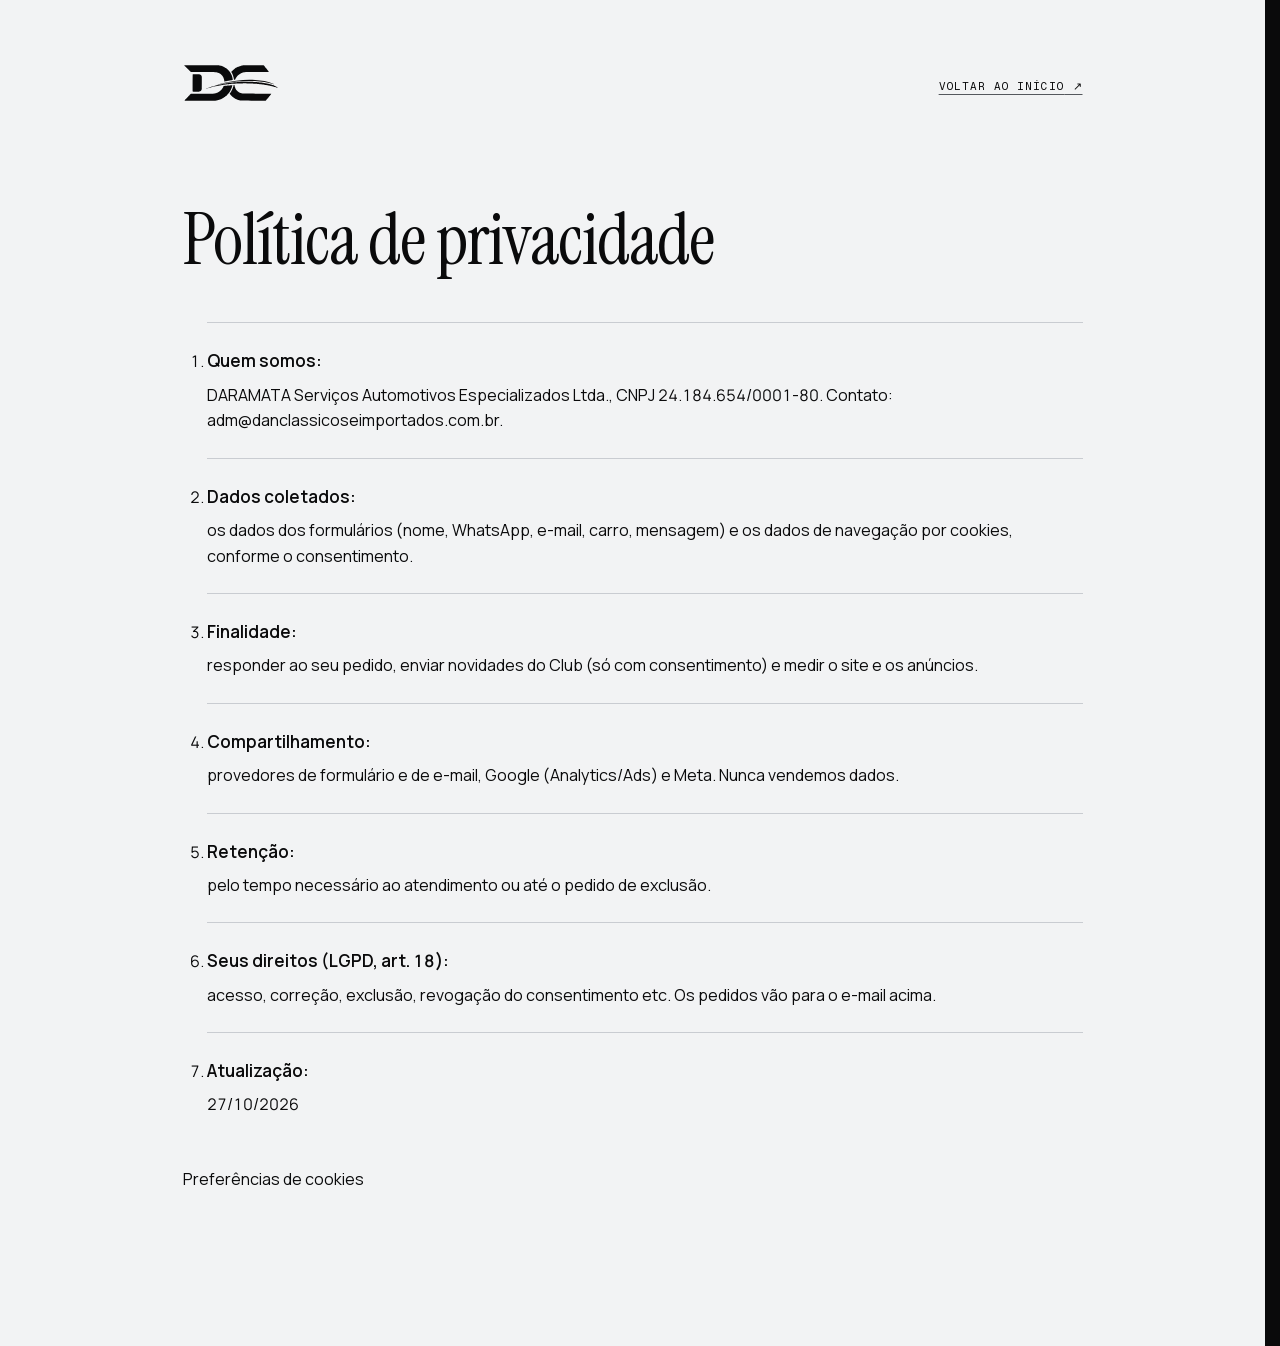
<file: privacidade/index.html>
<!DOCTYPE html><html lang="pt-BR" class="_18QN8G_variable _6YOPiG_variable ZGwrmq_variable JyaZiG_variable"><head><meta charSet="utf-8"/><meta name="viewport" content="width=device-width, initial-scale=1"/><link rel="preload" href="/_next/static/media/07a39a8a4660cc7c-s.p.0r6juujl39pe6.woff2" as="font" crossorigin="" type="font/woff2"/><link rel="preload" href="/_next/static/media/82450a180bcad83c-s.p.0p-wng2nn8o-p.woff2" as="font" crossorigin="" type="font/woff2"/><link rel="preload" href="/_next/static/media/d902bc2bfdd0a4cb-s.p.1g73gv09-xcb6.woff2" as="font" crossorigin="" type="font/woff2"/><link rel="preload" href="/_next/static/media/e63b65bb308a9351-s.p.3j3877k49yy0l.woff2" as="font" crossorigin="" type="font/woff2"/><link rel="stylesheet" href="/_next/static/chunks/3fl1m-hhn26zx.css" data-precedence="next"/><link rel="preload" as="script" fetchPriority="low" href="/_next/static/chunks/19wg2q9r2_sev.js"/><script src="/_next/static/chunks/1c0mhc5ebbn3y.js" async=""></script><script src="/_next/static/chunks/3wbm-994r45kr.js" async=""></script><script src="/_next/static/chunks/turbopack-3-ry682tkyiqk.js" async=""></script><script src="/_next/static/chunks/2xue6hx9j6u86.js" async=""></script><script src="/_next/static/chunks/3muitriy4zyzn.js" async=""></script><script src="/_next/static/chunks/2geyj8l20n7mk.js" async=""></script><script src="/_next/static/chunks/08_hi3djp-mpx.js" async=""></script><title>Política de privacidade | Oficina DAN Classic</title><meta name="description" content="Mecânica especializada, restauração, avaliação pré-compra e assessoria para placa preta de veículos clássicos e importados. São Paulo, desde 2015."/><meta name="robots" content="index, follow"/><link rel="canonical" href="https://oficinadanclassic.com.br/privacidade/"/><meta property="og:title" content="Oficina DAN Classic: clássicos não aceitam improviso"/><meta property="og:description" content="Mecânica especializada, restauração e consultoria para clássicos e importados. São Paulo, desde 2015."/><meta property="og:url" content="https://oficinadanclassic.com.br/"/><meta property="og:site_name" content="Oficina DAN Classic"/><meta property="og:locale" content="pt_BR"/><meta property="og:image" content="https://oficinadanclassic.com.br/og/og-dan-classic-marca-20261119.jpg"/><meta property="og:image:type" content="image/jpeg"/><meta property="og:image:width" content="1200"/><meta property="og:image:height" content="630"/><meta property="og:image:alt" content="Oficina DAN Classic: clássicos não aceitam improviso"/><meta property="og:type" content="website"/><meta name="twitter:card" content="summary_large_image"/><meta name="twitter:title" content="Oficina DAN Classic: clássicos não aceitam improviso"/><meta name="twitter:description" content="Mecânica especializada, restauração e consultoria para clássicos e importados. São Paulo, desde 2015."/><meta name="twitter:image" content="https://oficinadanclassic.com.br/og/og-dan-classic-marca-20261119.jpg"/><meta name="twitter:image:alt" content="Oficina DAN Classic: clássicos não aceitam improviso"/><link rel="icon" href="/brand/favicon-20261119.svg" type="image/svg+xml"/><link rel="icon" href="/brand/favicon-32-20261119.png" sizes="32x32" type="image/png"/><link rel="apple-touch-icon" href="/brand/apple-touch-icon-20261119.png"/><meta name="next-size-adjust" content=""/><script src="/_next/static/chunks/0cz1d0mv5g_q7.js" noModule=""></script></head><body data-theme="dark"><div hidden=""><!--$--><!--/$--></div><div class="koCuRq_site"><dialog id="cookie-preferences" class="preferences-dialog" aria-labelledby="prefs-title"><div class="preferences-top"><h2 id="prefs-title" class="display-m">Preferências de cookies</h2><button class="text-button mono">Fechar<!-- --> ×</button></div><form><label class="preference-row"><span><strong>Necessários</strong><span>Funcionamento do site e registro da sua escolha.</span></span><span><small>Sempre ativos</small></span></label><label class="preference-row"><span><strong>Medição</strong><span>Entender como o site é usado (Google Analytics).</span></span><span><input type="checkbox"/></span></label><label class="preference-row"><span><strong>Marketing</strong><span>Medir e melhorar anúncios (Meta e Google Ads).</span></span><span><input type="checkbox"/></span></label><div class="preferences-bottom"><a href="/privacidade/">Política de privacidade</a><button class="button" type="submit">Enviar<!-- --> ↗</button></div></form></dialog><main data-theme="light" class="privacy-page"><div class="container"><header><a href="/" aria-label="Oficina DAN Classic"><span role="img" aria-label="DAN CLASSIC" class="brand brand-monogram " style="--brand-image:url(/brand/dc-monograma-20261119.svg)"></span></a><a href="/" class="text-link mono">Voltar ao início<!-- --> ↗</a></header><h1 class="display-l">Política de privacidade</h1><ol><li><h2>Quem somos:</h2><p>DARAMATA Serviços Automotivos Especializados Ltda., CNPJ 24.184.654/0001-80. Contato: adm@danclassicoseimportados.com.br.</p></li><li><h2>Dados coletados:</h2><p>os dados dos formulários (nome, WhatsApp, e-mail, carro, mensagem) e os dados de navegação por cookies, conforme o consentimento.</p></li><li><h2>Finalidade:</h2><p>responder ao seu pedido, enviar novidades do Club (só com consentimento) e medir o site e os anúncios.</p></li><li><h2>Compartilhamento:</h2><p>provedores de formulário e de e-mail, Google (Analytics/Ads) e Meta. Nunca vendemos dados.</p></li><li><h2>Retenção:</h2><p>pelo tempo necessário ao atendimento ou até o pedido de exclusão.</p></li><li><h2>Seus direitos (LGPD, art. 18):</h2><p>acesso, correção, exclusão, revogação do consentimento etc. Os pedidos vão para o e-mail acima.</p></li><li><h2>Atualização:</h2><p>27/10/2026</p></li></ol><button class="text-button" aria-haspopup="dialog" aria-controls="cookie-preferences">Preferências de cookies</button></div></main><!--$--><!--/$--></div><script id="_R_">(globalThis["TURBOPACK"] || (globalThis["TURBOPACK"] = [])).push({"otherChunks":["static/chunks/19wg2q9r2_sev.js","static/chunks/1c0mhc5ebbn3y.js","static/chunks/3wbm-994r45kr.js"],"runtimeModuleIds":[94553]});</script><script src="/_next/static/chunks/19wg2q9r2_sev.js" async=""></script><script>(self.__next_f=self.__next_f||[]).push([0])</script><script>self.__next_f.push([1,"1:\"$Sreact.fragment\"\n2:\"/_next/static/chunks/2xue6hx9j6u86.js\"\n3:\"/_next/static/chunks/3muitriy4zyzn.js\"\n4:I[64374,[\"$2\",\"$3\"],\"SmoothScroll\"]\n5:I[39756,[\"$2\",\"$3\"],\"default\"]\n6:I[37457,[\"$2\",\"$3\"],\"default\"]\na:\"/_next/static/chunks/2geyj8l20n7mk.js\"\nb:\"/_next/static/chunks/08_hi3djp-mpx.js\"\nc:I[15542,[\"$2\",\"$3\",\"$a\",\"$b\"],\"CookiePrefs\"]\nd:\"PreferencesButton\"\ne:I[15542,[\"$2\",\"$3\",\"$a\",\"$b\"],\"$d\"]\n11:\"ViewportBoundary\"\n12:I[97367,[\"$2\",\"$3\"],\"$11\"]\n14:\"MetadataBoundary\"\n15:I[97367,[\"$2\",\"$3\"],\"$14\"]\n16:\"$Sreact.suspense\"\n18:I[68027,[\"$2\",\"$3\"],\"default\",1]\n:HL[\"/_next/static/chunks/3fl1m-hhn26zx.css\",\"style\"]\n:HL[\"/_next/static/media/07a39a8a4660cc7c-s.p.0r6juujl39pe6.woff2\",\"font\",{\"crossOrigin\":\"\",\"type\":\"font/woff2\"}]\n:HL[\"/_next/static/media/82450a180bcad83c-s.p.0p-wng2nn8o-p.woff2\",\"font\",{\"crossOrigin\":\"\",\"type\":\"font/woff2\"}]\n:HL[\"/_next/static/media/d902bc2bfdd0a4cb-s.p.1g73gv09-xcb6.woff2\",\"font\",{\"crossOrigin\":\"\",\"type\":\"font/woff2\"}]\n:HL[\"/_next/static/media/e63b65bb308a9351-s.p.3j3877k49yy0l.woff2\",\"font\",{\"crossOrigin\":\"\",\"type\":\"font/woff2\"}]\n8:X\n9:[[\"children\",{\"s\":\"__PAGE__\",\"h\":512,\"d\":{\"r\":[\"$\",\"$1\",\"c\",{\"children\":[[[\"$\",\"$Lc\",null,{}],[\"$\",\"main\",null,{\"data-theme\":\"light\",\"className\":\"privacy-page\",\"children\":[\"$\",\"div\",null,{\"className\":\"container\",\"children\":[[\"$\",\"header\",null,{\"children\":[[\"$\",\"a\",null,{\"href\":\"/\",\"aria-label\":\"Oficina DAN Classic\",\"children\":[\"$\",\"span\",null,{\"role\":\"img\",\"aria-label\":\"DAN CLASSIC\",\"className\":\"brand brand-monogram \",\"style\":{\"--brand-image\":\"url(/brand/dc-monograma-20261119.svg)\"}}]}],[\"$\",\"a\",null,{\"href\":\"/\",\"className\":\"text-link mono\",\"children\":[\"Voltar ao início\",\" ↗\"]}]]}],[\"$\",\"h1\",null,{\"className\":\"display-l\",\"children\":\"Política de privacidade\"}],[\"$\",\"ol\",null,{\"children\":[[\"$\",\"li\",\"Quem somos:\",{\"children\":[[\"$\",\"h2\",null,{\"children\":\"Quem somos:\"}],[\"$\",\"p\",null,{\"children\":\"DARAMATA Serviços Automotivos Especializados Ltda., CNPJ 24.184.654/0001-80. Contato: adm@danclassicoseimportados.com.br.\"}]]}],[\"$\",\"li\",\"Dados coletados:\",{\"children\":[[\"$\",\"h2\",null,{\"children\":\"Dados coletados:\"}],[\"$\",\"p\",null,{\"children\":\"os dados dos formulários (nome, WhatsApp, e-mail, carro, mensagem) e os dados de navegação por cookies, conforme o consentimento.\"}]]}],[\"$\",\"li\",\"Finalidade:\",{\"children\":[[\"$\",\"h2\",null,{\"children\":\"Finalidade:\"}],[\"$\",\"p\",null,{\"children\":\"responder ao seu pedido, enviar novidades do Club (só com consentimento) e medir o site e os anúncios.\"}]]}],[\"$\",\"li\",\"Compartilhamento:\",{\"children\":[[\"$\",\"h2\",null,{\"children\":\"Compartilhamento:\"}],[\"$\",\"p\",null,{\"children\":\"provedores de formulário e de e-mail, Google (Analytics/Ads) e Meta. Nunca vendemos dados.\"}]]}],[\"$\",\"li\",\"Retenção:\",{\"children\":[[\"$\",\"h2\",null,{\"children\":\"Retenção:\"}],[\"$\",\"p\",null,{\"children\":\"pelo tempo necessário ao atendimento ou até o pedido de exclusão.\"}]]}],[\"$\",\"li\",\"Seus direitos (LGPD, art. 18):\",{\"children\":[[\"$\",\"h2\",null,{\"children\":\"Seus direitos (LGPD, art. 18):\"}],[\"$\",\"p\",null,{\"children\":\"acesso, correção, exclusão, revogação do consentimento etc. Os pedidos vão para o e-mail acima.\"}]]}],[\"$\",\"li\",\"Atualização:\",{\"children\":[[\"$\",\"h2\",null,{\"children\":\"Atualização:\"}],[\"$\",\"p\",null,{\"children\":\"27/10/2026\"}]]}]]}],[\"$\",\"$Le\",null,{}]]}]}]],[[\"$\",\"script\",\"script-0\",{\"src\":\"/_next/static/chunks/2geyj8l20n7mk.js\",\"async\":true,\"nonce\":\"$undefined\"}],\"$Lf\"],\"$L10\"]}],\"p\":false,\"v\":null}}]]\n7:[[\"children\",{\"s\":\"privacidade\",\"h\":512,\"d\":{\"r\":[\"$\",\"$1\",\"c\",{\"children\":[null,[\"$\",\"$L5\",null,{\"parallelRouterKey\":\"children\",\"error\":\"$undefined\",\"errorStyles\":\"$undefined\",\"errorScripts\":\"$undefined\",\"template\":[\"$\",\"$L6\",null,{}],\"templateStyles\":\"$undefined\",\"templateScripts\":\"$undefined\",\"notFound\":\"$undefined\",\"forbidden\":\"$undefined\",\"unauthorized\":\"$undefined\"}]]}],\"p\":false,\"v\":\"$8\"},\"c\":\"$Q9\"}]]\n0:{\"P\":null,\"c\":[\"\",\"privacidade\",\"\"],\"q\":\"\",\"i\":false,\"t\":{\"t\":{\"s\":\"\",\"h\":528,\"d\":{\"r\":[\"$\",\"$1\",\"c\",{\"children\":[[[\"$\",\"link\",\"0\",{\"rel\":\"stylesheet\",\"href\":\"/_next/static/chunks/3fl1m-hhn26zx.css\",\"precedence\":\"next\",\"crossOrigin\":\"$undefined\",\"nonce\":\"$undefined\"}],[\"$\",\"script\",\"script-0\",{\"src\":\"/_next/static/chunks/2xue6hx9j6u86.js\",\"async\":true,\"nonce\":\"$undefined\"}],[\"$\",\"script\",\"script-1\",{\"src\":\"/_next/static/chunks/3muitriy4zyzn.js\",\"async\":true,\"nonce\":\"$undefined\"}]],[\"$\",\"html\",null,{\"lang\":\"pt-BR\",\"className\":\"_18QN8G_variable _6YOPiG_variable ZGwrmq_variable JyaZiG_variable\",\"suppressHydrationWarning\":true,\"children\":[\"$\",\"body\",null,{\"data-theme\":\"dark\",\"children\":[\"$\",\"div\",null,{\"className\":\"koCuRq_site\",\"children\":[[\"$\",\"$L4\",null,{}],[\"$\",\"$L5\",null,{\"parallelRouterKey\":\"children\",\"error\":\"$undefined\",\"errorStyles\":\"$undefined\",\"errorScripts\":\"$undefined\",\"template\":[\"$\",\"$L6\",null,{}],\"templateStyles\":\"$undefined\",\"templateScripts\":\"$undefined\",\"notFound\":[[[\"$\",\"title\",null,{\"children\":\"404: This page could not be found.\"}],[\"$\",\"div\",null,{\"style\":{\"fontFamily\":\"system-ui,\\\"Segoe UI\\\",Roboto,Helvetica,Arial,sans-serif,\\\"Apple Color Emoji\\\",\\\"Segoe UI Emoji\\\"\",\"height\":\"100vh\",\"textAlign\":\"center\",\"display\":\"flex\",\"flexDirection\":\"column\",\"alignItems\":\"center\",\"justifyContent\":\"center\"},\"children\":[\"$\",\"div\",null,{\"children\":[[\"$\",\"style\",null,{\"dangerouslySetInnerHTML\":{\"__html\":\"body{color:#000;background:#fff;margin:0}.next-error-h1{border-right:1px solid rgba(0,0,0,.3)}@media (prefers-color-scheme:dark){body{color:#fff;background:#000}.next-error-h1{border-right:1px solid rgba(255,255,255,.3)}}\"}}],[\"$\",\"h1\",null,{\"className\":\"next-error-h1\",\"style\":{\"display\":\"inline-block\",\"margin\":\"0 20px 0 0\",\"padding\":\"0 23px 0 0\",\"fontSize\":24,\"fontWeight\":500,\"verticalAlign\":\"top\",\"lineHeight\":\"49px\"},\"children\":404}],[\"$\",\"div\",null,{\"style\":{\"display\":\"inline-block\"},\"children\":[\"$\",\"h2\",null,{\"style\":{\"fontSize\":14,\"fontWeight\":400,\"lineHeight\":\"49px\",\"margin\":0},\"children\":\"This page could not be found.\"}]}]]}]}]],[]],\"forbidden\":\"$undefined\",\"unauthorized\":\"$undefined\"}]]}]}]}]]}],\"p\":false,\"v\":null},\"c\":\"$Q7\"},\"h\":{\"r\":[\"$\",\"$1\",\"h\",{\"children\":[null,[\"$\",\"$L12\",null,{\"children\":\"$L13\"}],[\"$\",\"$L15\",null,{\"children\":[[\"$\",\"div\",null,{\"hidden\":true,\"children\":[\"$\",\"$16\",null,{\"name\":\"Next.Metadata\",\"children\":\"$L17\"}]}],null]}],[\"$\",\"meta\",null,{\"name\":\"next-size-adjust\",\"content\":\"\"}]]}],\"p\":false,\"v\":null}},\"m\":\"$undefined\",\"G\":[\"$18\",[[\"$\",\"link\",\"0\",{\"rel\":\"stylesheet\",\"href\":\"/_next/static/chunks/3fl1m-hhn26zx.css\",\"precedence\":\"next\",\"crossOrigin\":\"$undefined\",\"nonce\":\"$undefined\"}]]],\"S\":true,\"r\":\"$undefined\",\"s\":\"$undefined\",\"a\":\"$undefined\",\"l\":\"$undefined\",\"p\":\"$undefined\",\"d\":\"$undefined\",\"b\":\"NpHPOvY7q3KzVS5kIWjZl\"}\n19:I[97367,[\"$2\",\"$3\"],\"OutletBoundary\"]\n8:C\nf:[\"$\",\"script\",\"script-1\",{\"src\":\"/_next/static/chunks/08_hi3djp-mpx.js\",\"async\":true,\"nonce\":\"$undefined\"}]\n10:[\"$\",\"$L19\",null,{\"children\":[\"$\",\"$16\",null,{\"name\":\"Next.MetadataOutlet\",\"children\":\"$@1a\"}]}]\n13:[[\"$\",\"meta\",\"0\",{\"charSet\":\"utf-8\"}],[\"$\",\"meta\",\"1\",{\"name\":\"viewport\",\"content\":\"width=device-width, initial-scale=1\"}]]\n1b:I[27201,[\"$2\",\"$3\"],\"IconMark\"]\n17:[[\"$\",\"title\",\"0\",{\"children\":\"Política de privacidade | Oficina DAN Classic\"}],[\"$\",\"meta\",\"1\",{\"name\":\"description\",\"content\":\"Mecânica especializada, restauração, avaliação pré-compra e assessoria para placa preta de veículos clássicos e importados. São Paulo, desde 2015.\"}],[\"$\",\"meta\",\"2\",{\"name\":\"robots\",\"content\":\"index, follow\"}],[\"$\",\"link\",\"3\",{\"rel\":\"canonical\",\"href\":\"https://oficinadanclassic.com.br/privacidade/\"}],[\"$\",\"meta\",\"4\",{\"property\":\"og:title\",\"content\":\"Oficina DAN Classic: clássicos não aceitam improviso\"}],[\"$\",\"meta\",\"5\",{\"property\":\"og:description\",\"content\":\"Mecânica especializada, restauração e consultoria para clássicos e importados. São Paulo, desde 2015.\"}],[\"$\",\"meta\",\"6\",{\"property\":\"og:url\",\"content\":\"https://oficinadanclassic.com.br/\"}],[\"$\",\"meta\",\"7\",{\"property\":\"og:site_name\",\"content\":\"Oficina DAN Classic\"}],[\"$\",\"meta\",\"8\",{\"property\":\"og:locale\",\"content\":\"pt_BR\"}],[\"$\",\"meta\",\"9\",{\"property\":\"og:image\",\"content\":\"https://oficinadanclassic.com.br/og/og-dan-classic-marca-20261119.jpg\"}],[\"$\",\"meta\",\"10\",{\"property\":\"og:image:type\",\"content\":\"image/jpeg\"}],[\"$\",\"meta\",\"11\",{\"property\":\"og:image:width\",\"content\":\"1200\"}],[\"$\",\"meta\",\"12\",{\"property\":\"og:image:height\",\"content\":\"630\"}],[\"$\",\"meta\",\"13\",{\"property\":\"og:image:alt\",\"content\":\"Oficina DAN Classic: clássicos não aceitam improviso\"}],[\"$\",\"meta\",\"14\",{\"property\":\"og:type\",\"content\":\"website\"}],[\"$\",\"meta\",\"15\",{\"name\":\"twitter:card\",\"content\":\"summary_large_image\"}],[\"$\",\"meta\",\"16\",{\"name\":\"twitter:title\",\"content\":\"Oficina DAN Classic: clássicos não aceitam improviso\"}],[\"$\",\"meta\",\"17\",{\"name\":\"twitter:description\",\"content\":\"Mecânica especializada, restauração e consultoria para clássicos e importados. São Paulo, desde 2015.\"}],[\"$\",\"meta\",\"18\",{\"name\":\"twitter:image\",\"content\":\"https://oficinadanclassic.com.br/og/og-dan-classic-marca-20261119.jpg\"}],[\"$\",\"meta\",\"19\",{\"name\":\"twitter:image:alt\",\"content\":\"Oficina DAN Classic: clássicos não aceitam improviso\"}],[\"$\",\"link\",\"20\",{\"rel\":\"icon\",\"href\":\"/brand/favicon-20261119.svg\",\"type\":\"image/svg+xml\"}],[\"$\",\"link\",\"21\",{\"rel\":\"icon\",\"href\":\"/brand/favicon-32-20261119.png\",\"sizes\":\"32x32\",\"type\":\"image/png\"}],[\"$\",\"link\",\"22\",{\"rel\":\"apple-touch-icon\",\"href\":\"/brand/apple-touch-icon-20261119.png\"}],[\"$\",\"$L1b\",\"23\",{}]]\n1a:null\n"])</script></body></html>
</file>
<file: _next/static/chunks/2p16gwp3r5km7.css>
@font-face{font-family:Instrument Serif;font-style:italic;font-weight:400;font-display:swap;src:url(../media/f7095de3000afb68-s.2ytmazkdrg7t9.woff2)format("woff2");unicode-range:U+100-2BA,U+2BD-2C5,U+2C7-2CC,U+2CE-2D7,U+2DD-2FF,U+304,U+308,U+329,U+1D00-1DBF,U+1E00-1E9F,U+1EF2-1EFF,U+2020,U+20A0-20AB,U+20AD-20C4,U+2113,U+2C60-2C7F,U+A720-A7FF}@font-face{font-family:Instrument Serif;font-style:italic;font-weight:400;font-display:swap;src:url(../media/e63b65bb308a9351-s.p.3j3877k49yy0l.woff2)format("woff2");unicode-range:U+??,U+131,U+152-153,U+2BB-2BC,U+2C6,U+2DA,U+2DC,U+304,U+308,U+329,U+2000-206F,U+20AC,U+2122,U+2191,U+2193,U+2212,U+2215,U+FEFF,U+FFFD}@font-face{font-family:Instrument Serif;font-style:normal;font-weight:400;font-display:swap;src:url(../media/125b6750c58ce347-s.1icgra-w5i50b.woff2)format("woff2");unicode-range:U+100-2BA,U+2BD-2C5,U+2C7-2CC,U+2CE-2D7,U+2DD-2FF,U+304,U+308,U+329,U+1D00-1DBF,U+1E00-1E9F,U+1EF2-1EFF,U+2020,U+20A0-20AB,U+20AD-20C4,U+2113,U+2C60-2C7F,U+A720-A7FF}@font-face{font-family:Instrument Serif;font-style:normal;font-weight:400;font-display:swap;src:url(../media/d902bc2bfdd0a4cb-s.p.1g73gv09-xcb6.woff2)format("woff2");unicode-range:U+??,U+131,U+152-153,U+2BB-2BC,U+2C6,U+2DA,U+2DC,U+304,U+308,U+329,U+2000-206F,U+20AC,U+2122,U+2191,U+2193,U+2212,U+2215,U+FEFF,U+FFFD}@font-face{font-family:Instrument Serif Fallback;src:local(Times New Roman);ascent-override:117.94%;descent-override:36.93%;line-gap-override:0.0%;size-adjust:83.94%}._18QN8G_className{font-family:Instrument Serif,Instrument Serif Fallback;font-weight:400}._18QN8G_variable{--font-instrument-serif:"Instrument Serif", "Instrument Serif Fallback"}
@font-face{font-family:Manrope;font-style:normal;font-weight:200 800;font-display:swap;src:url(../media/ffc7b595a48b6846-s.3q9gh2jvntrwt.woff2)format("woff2");unicode-range:U+460-52F,U+1C80-1C8A,U+20B4,U+2DE0-2DFF,U+A640-A69F,U+FE2E-FE2F}@font-face{font-family:Manrope;font-style:normal;font-weight:200 800;font-display:swap;src:url(../media/276a8f4fe816cb6b-s.2v2sz4qlut9s1.woff2)format("woff2");unicode-range:U+301,U+400-45F,U+490-491,U+4B0-4B1,U+2116}@font-face{font-family:Manrope;font-style:normal;font-weight:200 800;font-display:swap;src:url(../media/82b67ad56d243b47-s.09bkcrcuv-0po.woff2)format("woff2");unicode-range:U+370-377,U+37A-37F,U+384-38A,U+38C,U+38E-3A1,U+3A3-3FF}@font-face{font-family:Manrope;font-style:normal;font-weight:200 800;font-display:swap;src:url(../media/33ee198db9637ef4-s.23qr8woi9ij9e.woff2)format("woff2");unicode-range:U+102-103,U+110-111,U+128-129,U+168-169,U+1A0-1A1,U+1AF-1B0,U+300-301,U+303-304,U+308-309,U+323,U+329,U+1EA0-1EF9,U+20AB}@font-face{font-family:Manrope;font-style:normal;font-weight:200 800;font-display:swap;src:url(../media/fbb7028efdf70529-s.1_0gbi-gsbqmd.woff2)format("woff2");unicode-range:U+100-2BA,U+2BD-2C5,U+2C7-2CC,U+2CE-2D7,U+2DD-2FF,U+304,U+308,U+329,U+1D00-1DBF,U+1E00-1E9F,U+1EF2-1EFF,U+2020,U+20A0-20AB,U+20AD-20C4,U+2113,U+2C60-2C7F,U+A720-A7FF}@font-face{font-family:Manrope;font-style:normal;font-weight:200 800;font-display:swap;src:url(../media/82450a180bcad83c-s.p.0p-wng2nn8o-p.woff2)format("woff2");unicode-range:U+??,U+131,U+152-153,U+2BB-2BC,U+2C6,U+2DA,U+2DC,U+304,U+308,U+329,U+2000-206F,U+20AC,U+2122,U+2191,U+2193,U+2212,U+2215,U+FEFF,U+FFFD}@font-face{font-family:Manrope Fallback;src:local(Arial);ascent-override:103.31%;descent-override:29.07%;line-gap-override:0.0%;size-adjust:103.19%}._6YOPiG_className{font-family:Manrope,Manrope Fallback;font-style:normal}._6YOPiG_variable{--font-manrope:"Manrope", "Manrope Fallback"}
@font-face{font-family:Geist Mono;font-style:normal;font-weight:100 900;font-display:swap;src:url(../media/b0c6b664fd57c2c6-s.31988l_ccedte.woff2)format("woff2");unicode-range:U+460-52F,U+1C80-1C8A,U+20B4,U+2DE0-2DFF,U+A640-A69F,U+FE2E-FE2F}@font-face{font-family:Geist Mono;font-style:normal;font-weight:100 900;font-display:swap;src:url(../media/6e342921ee4dcd9d-s.2tuy5pz7dlieh.woff2)format("woff2");unicode-range:U+301,U+400-45F,U+490-491,U+4B0-4B1,U+2116}@font-face{font-family:Geist Mono;font-style:normal;font-weight:100 900;font-display:swap;src:url(../media/2bb852295097cd96-s.2dbetqa9o8jxf.woff2)format("woff2");unicode-range:U+2000-2001,U+2004-2008,U+200A,U+23B8-23BD,U+2500-259F}@font-face{font-family:Geist Mono;font-style:normal;font-weight:100 900;font-display:swap;src:url(../media/9eb5a876700c0028-s.1uyisp29ctx0d.woff2)format("woff2");unicode-range:U+102-103,U+110-111,U+128-129,U+168-169,U+1A0-1A1,U+1AF-1B0,U+300-301,U+303-304,U+308-309,U+323,U+329,U+1EA0-1EF9,U+20AB}@font-face{font-family:Geist Mono;font-style:normal;font-weight:100 900;font-display:swap;src:url(../media/2a04751c893bf294-s.1rgnod-3esatf.woff2)format("woff2");unicode-range:U+100-2BA,U+2BD-2C5,U+2C7-2CC,U+2CE-2D7,U+2DD-2FF,U+304,U+308,U+329,U+1D00-1DBF,U+1E00-1E9F,U+1EF2-1EFF,U+2020,U+20A0-20AB,U+20AD-20C4,U+2113,U+2C60-2C7F,U+A720-A7FF}@font-face{font-family:Geist Mono;font-style:normal;font-weight:100 900;font-display:swap;src:url(../media/07a39a8a4660cc7c-s.p.0r6juujl39pe6.woff2)format("woff2");unicode-range:U+??,U+131,U+152-153,U+2BB-2BC,U+2C6,U+2DA,U+2DC,U+304,U+308,U+329,U+2000-206F,U+20AC,U+2122,U+2191,U+2193,U+2212,U+2215,U+FEFF,U+FFFD}@font-face{font-family:Geist Mono Fallback;src:local(Arial);ascent-override:74.67%;descent-override:21.92%;line-gap-override:0.0%;size-adjust:134.59%}.ZGwrmq_className{font-family:Geist Mono,Geist Mono Fallback;font-style:normal}.ZGwrmq_variable{--font-geist-mono:"Geist Mono", "Geist Mono Fallback"}
@font-face{font-family:VT323;font-style:normal;font-weight:400;font-display:swap;src:url(../media/918fa44f42910192-s.01esg-5vzborl.woff2)format("woff2");unicode-range:U+102-103,U+110-111,U+128-129,U+168-169,U+1A0-1A1,U+1AF-1B0,U+300-301,U+303-304,U+308-309,U+323,U+329,U+1EA0-1EF9,U+20AB}@font-face{font-family:VT323;font-style:normal;font-weight:400;font-display:swap;src:url(../media/5ef623414c7c0f3b-s.2n-wf6s8aqfs0.woff2)format("woff2");unicode-range:U+100-2BA,U+2BD-2C5,U+2C7-2CC,U+2CE-2D7,U+2DD-2FF,U+304,U+308,U+329,U+1D00-1DBF,U+1E00-1E9F,U+1EF2-1EFF,U+2020,U+20A0-20AB,U+20AD-20C4,U+2113,U+2C60-2C7F,U+A720-A7FF}@font-face{font-family:VT323;font-style:normal;font-weight:400;font-display:swap;src:url(../media/591c50bbc7585aef-s.2tcyrya9o07vu.woff2)format("woff2");unicode-range:U+??,U+131,U+152-153,U+2BB-2BC,U+2C6,U+2DA,U+2DC,U+304,U+308,U+329,U+2000-206F,U+20AC,U+2122,U+2191,U+2193,U+2212,U+2215,U+FEFF,U+FFFD}@font-face{font-family:VT323 Fallback;src:local(Arial);ascent-override:89.16%;descent-override:22.29%;line-gap-override:0.0%;size-adjust:89.73%}.JyaZiG_className{font-family:VT323,VT323 Fallback;font-style:normal;font-weight:400}.JyaZiG_variable{--font-vt323:"VT323", "VT323 Fallback"}
:root{--c-black:#000;--c-ink:#0a0a0b;--c-graphite:#16171a;--c-steel:#2a2c30;--c-silver:#8a8d91;--c-silver-light:#c9ccd1;--c-ice:#f2f3f4;--c-ice-2:#e6e8ea;--c-text-dim:#55585d;--c-white:#fff;--c-red:#d71920;--c-red-deep:#a51218;--font-display:var(--font-instrument-serif), "Times New Roman", serif;--font-body:var(--font-manrope), Arial, sans-serif;--font-mono:var(--font-geist-mono), "Courier New", monospace;--font-agency:var(--font-vt323), monospace;--text-agency:24px;--text-xl:clamp(52px, 8.4vw, 160px);--text-hero-initial:clamp(52px, 6vw, 120px);--text-hero-mobile:clamp(40px, 13vw, 64px);--title-mask-bleed:.16em;--text-l:clamp(40px, 5.6vw, 104px);--text-m:clamp(30px, 3.4vw, 60px);--text-manifesto:clamp(26px, 2.6vw, 44px);--text-body-l:clamp(17px, 1.3vw, 21px);--text-body:16px;--text-eyebrow:clamp(12px, .9vw, 13px);--text-mono:clamp(11px, .85vw, 12px);--text-validation:10px;--text-cursor:10px;--text-caption:14px;--text-button:13px;--text-button-small:13px;--text-faq:20px;--button-height:56px;--button-radius:1px;--brand-monogram-ratio:668 / 264;--brand-horizontal-ratio:1264 / 264;--brand-wordmark-ratio:1264 / 264;--brand-signature-ratio:451 / 90;--lh-xl:.92;--lh-l:.96;--lh-m:1.02;--lh-manifesto:1.2;--lh-body-l:1.55;--lh-body:1.6;--lh-eyebrow:1.3;--lh-mono:1.4;--tracking-xl:-.02em;--tracking-l:-.015em;--tracking-m:-.01em;--tracking-eyebrow:.2em;--tracking-mono:.08em;--weight-regular:400;--weight-medium:500;--weight-semibold:600;--ease-out:cubic-bezier(.16, 1, .3, 1);--ease-inout:cubic-bezier(.65, 0, .35, 1);--ease-std:cubic-bezier(.4, 0, .2, 1);--ease-linear:linear;--dur-fast:.24s;--dur-base:.6s;--dur-slow:1.2s;--dur-cine:2.4s;--dur-loader:2.4s;--space-1:8px;--space-2:16px;--space-3:24px;--space-4:32px;--space-5:40px;--space-6:48px;--space-8:64px;--space-12:96px;--grid-columns:12;--grid-gutter:24px;--page-margin:max(24px, 4vw);--chapter-clearance:48px;--floating-safe-height:calc(112px + env(safe-area-inset-bottom));--content-max:1680px;--media-landscape-ratio:16 / 9;--media-poster-ratio:9 / 16;--media-card-max:620px;--category-column-max:448px;--copy-max:65ch;--section-space:max(96px, 16svh);--line:1px;--focus-width:2px;--focus-offset:4px;--tap-size:44px;--technical-point-size:26px;--technical-point-core:7px;--technical-lens-radius:120px;--technical-lens-feather:48px;--swatch-size:64px}[data-theme=dark]{--surface:var(--c-ink);--text:var(--c-white);--text-secondary:var(--c-silver);--divider:var(--c-steel);--lightningcss-light: ;--lightningcss-dark:initial;color-scheme:dark}[data-theme=light]{--surface:var(--c-ice);--text:var(--c-ink);--text-secondary:var(--c-text-dim);--divider:var(--c-ice-2);--lightningcss-light:initial;--lightningcss-dark: ;color-scheme:light}*,:before,:after{box-sizing:border-box}html{scroll-behavior:auto;scrollbar-gutter:stable}body{background:var(--surface);color:var(--text);font-family:var(--font-body);font-size:var(--text-body);line-height:var(--lh-body);font-variant-numeric:tabular-nums;-webkit-font-smoothing:antialiased;margin:0}body:has(.preloader[open]){overflow:hidden}h1,h2,h3,p,figure{margin:0}h1,h2,h3{font-weight:var(--weight-regular);text-wrap:balance}a{color:inherit;text-underline-offset:.25em}button,input,textarea,select{font:inherit}button,a,input,textarea,select{-webkit-tap-highlight-color:transparent}:focus-visible{outline:var(--focus-width) solid var(--c-red);outline-offset:var(--focus-offset)}::selection{color:var(--c-white);background:var(--c-red-deep)}img,video,svg{max-width:100%;display:block}.sr-only{clip:rect(0, 0, 0, 0);white-space:nowrap;border:0;width:1px;height:1px;margin:-1px;padding:0;position:absolute;overflow:hidden}.custom-cursor,.custom-cursor a,.custom-cursor button{cursor:none}.custom-cursor input,.custom-cursor textarea,.custom-cursor select{cursor:auto}.custom-cursor dialog:modal{cursor:auto}.custom-cursor dialog:modal::backdrop{cursor:auto}.custom-cursor dialog:modal a{cursor:pointer}.custom-cursor dialog:modal button:not(:disabled){cursor:pointer}.container{width:min(calc(100% - var(--page-margin) * 2), var(--content-max));margin-inline:auto}.mono{font-family:var(--font-mono);font-size:var(--text-mono);line-height:var(--lh-mono);letter-spacing:var(--tracking-mono);text-transform:uppercase}.eyebrow{font-family:var(--font-body);font-size:var(--text-eyebrow);line-height:var(--lh-eyebrow);font-weight:var(--weight-semibold);letter-spacing:var(--tracking-eyebrow);text-transform:uppercase}.skipLink{z-index:100;padding:var(--space-2) var(--space-3);transform:translateY(calc(-100% - var(--space-3)));background:var(--c-ice);color:var(--c-ink);position:fixed;inset-block-start:var(--space-2);inset-inline-start:var(--page-margin)}.skipLink:focus{transform:none}@media (max-width:767px){:root{--grid-columns:4;--page-margin:20px}}@media (prefers-reduced-motion:reduce){:root{--dur-fast:0s;--dur-base:0s;--dur-slow:0s;--dur-cine:0s}}
.koCuRq_site{min-width:0;overflow:clip}.koCuRq_site .display-xl{font-family:var(--font-display);font-size:var(--text-xl);line-height:var(--lh-xl);letter-spacing:var(--tracking-xl)}.koCuRq_site .display-l{font-family:var(--font-display);font-size:var(--text-l);line-height:var(--lh-l);letter-spacing:var(--tracking-l)}.koCuRq_site .display-m{font-family:var(--font-display);font-size:var(--text-m);line-height:var(--lh-m);letter-spacing:var(--tracking-m)}.koCuRq_site .reveal-line-mask{padding:var(--title-mask-bleed);margin:calc(var(--title-mask-bleed) * -1)}.koCuRq_site .body-l{font-size:var(--text-body-l);line-height:var(--lh-body-l);max-width:var(--copy-max)}.koCuRq_site .section-space{padding-block:var(--section-space);padding-bottom:max(var(--section-space), var(--floating-safe-height))}.koCuRq_site main>section{background-color:var(--surface);color:var(--text);scroll-margin-top:var(--space-4);position:relative}.koCuRq_site .section-heading{max-width:1100px;margin-block-end:var(--space-8)}.koCuRq_site .section-kicker{align-items:center;gap:var(--space-4);color:var(--text-secondary);margin-block-end:var(--space-5);display:flex}.koCuRq_site .section-kicker>span:first-child{color:var(--text)}.koCuRq_site .section-heading .display-l{max-width:18ch}.koCuRq_site .section-end{gap:var(--space-4);flex-wrap:wrap;align-items:flex-start;margin-block-start:var(--space-8);display:flex}.koCuRq_site .section-actions{gap:var(--space-4) var(--space-6);flex-wrap:wrap;align-items:center;display:flex}.koCuRq_site .validation{font-family:var(--font-mono);font-size:var(--text-validation);line-height:1.6;font-weight:var(--weight-regular);letter-spacing:normal;text-transform:none;color:var(--text-secondary);max-width:var(--copy-max);margin-block-start:var(--space-1);display:block}.koCuRq_site .text-link{align-items:center;gap:var(--space-3);min-height:var(--tap-size);width:fit-content;text-decoration-thickness:var(--line);-webkit-text-decoration-color:var(--text-secondary);text-decoration-color:var(--text-secondary);text-underline-offset:.4em;transition:text-decoration-color var(--dur-fast) var(--ease-std);display:inline-flex}.koCuRq_site .text-link:hover{-webkit-text-decoration-color:var(--c-red);text-decoration-color:var(--c-red)}.koCuRq_site .text-button{color:inherit;min-height:var(--tap-size);cursor:pointer;background:0 0;border:0;border-radius:0;padding:0}.koCuRq_site .button{min-height:var(--button-height);justify-content:space-between;align-items:center;gap:var(--space-5);padding:var(--space-2) var(--space-3);background:var(--c-red);color:var(--c-white);border:var(--line) solid var(--c-red);border-radius:var(--button-radius);font-family:var(--font-body);font-size:var(--text-button);font-weight:var(--weight-semibold);text-transform:uppercase;letter-spacing:.06em;cursor:pointer;transition:background var(--dur-fast) var(--ease-std), border-color var(--dur-fast) var(--ease-std);line-height:1.3;text-decoration:none;display:inline-flex}.koCuRq_site .button:hover{background:var(--c-red-deep);border-color:var(--c-red-deep)}.koCuRq_site .button:disabled{cursor:progress;opacity:.6}.koCuRq_site .button-small{min-height:var(--tap-size);font-size:var(--text-button-small);padding:12px 18px}.koCuRq_site .button-outline{border-color:var(--c-steel);background:0 0}.koCuRq_site .button-outline:hover{border-color:var(--c-silver-light);background:0 0}.koCuRq_site .asset-image{background-position:50%;background-size:cover;width:100%;height:100%;display:block;position:relative;overflow:hidden}.koCuRq_site .asset-image img{object-fit:var(--image-fit,cover);object-position:var(--focal-desktop,center);width:100%;height:100%;display:block}.koCuRq_site .asset-image[data-fit=contain]{background-color:var(--surface);background-image:none!important}.koCuRq_site .brand{width:96px;aspect-ratio:var(--brand-monogram-ratio);-webkit-mask-image:var(--brand-image);mask-image:var(--brand-image);background:currentColor;flex-shrink:0;display:inline-block;-webkit-mask-position:50%;mask-position:50%;-webkit-mask-size:contain;mask-size:contain;-webkit-mask-repeat:no-repeat;mask-repeat:no-repeat}.koCuRq_site .brand-horizontal{width:200px;aspect-ratio:var(--brand-horizontal-ratio)}.koCuRq_site .brand-wordmark{width:100%;aspect-ratio:var(--brand-wordmark-ratio)}.koCuRq_site .brand-signature{width:200px;aspect-ratio:var(--brand-signature-ratio)}.koCuRq_site .video{object-fit:cover;pointer-events:none;width:100%;height:100%;position:absolute;inset:0}.koCuRq_site .video-shade{background:color-mix(in srgb, var(--c-black) 75%, transparent);position:absolute;inset:0}.koCuRq_site .video-hover{opacity:0;transition:opacity var(--dur-base) var(--ease-std)}:is(.koCuRq_site .project-media:hover .video-hover,.koCuRq_site .project-media:focus-within .video-hover){opacity:1}.koCuRq_site .site-header{z-index:60;inset-inline:var(--page-margin);top:var(--space-4);justify-content:space-between;align-items:center;gap:var(--space-4);color:var(--c-white);transition:transform var(--dur-base) var(--ease-out);display:flex;position:fixed}.koCuRq_site .header-hidden{transform:translateY(calc(-100% - var(--space-8)))}.koCuRq_site .header-logo{min-height:var(--tap-size);mix-blend-mode:difference;align-items:center;display:inline-flex}.koCuRq_site .header-logo .brand{width:92px;height:32px}.koCuRq_site .header-actions{gap:var(--space-5);align-items:center;display:flex}.koCuRq_site .menu-button{align-items:center;gap:var(--space-2);min-height:var(--tap-size);color:var(--c-white);padding:var(--space-1);cursor:pointer;mix-blend-mode:difference;background:0 0;border:0;display:flex}.koCuRq_site .menu-icon{gap:6px;width:24px;display:grid}.koCuRq_site .menu-icon i{height:var(--line);background:currentColor}.koCuRq_site .progress-bar{z-index:70;height:var(--line);background:var(--c-red);transform-origin:0;pointer-events:none;position:fixed;inset:0 0 auto;transform:scaleX(0)}.koCuRq_site .chapter-index{z-index:40;border-left:var(--line) solid var(--c-silver);color:var(--c-white);mix-blend-mode:difference;flex-direction:column;padding-left:6px;display:flex;position:fixed;top:50%;left:14px;transform:translateY(-50%)}.koCuRq_site .chapter-index a{min-height:29px;font-family:var(--font-mono);font-size:var(--text-validation);opacity:.4;align-items:center;padding-inline:3px;text-decoration:none;display:flex;position:relative}:is(.koCuRq_site .chapter-index a:hover,.koCuRq_site .chapter-index .chapter-active){opacity:1}.koCuRq_site .chapter-index .chapter-active:before{content:"";width:8px;height:var(--focus-width);background:var(--c-red);position:absolute;left:-14px}.koCuRq_site .chapter-label{white-space:nowrap;writing-mode:vertical-rl;text-transform:uppercase;letter-spacing:var(--tracking-mono);display:none;position:absolute;top:8px;left:-20px}.koCuRq_site .chapter-active .chapter-label{display:block}.koCuRq_site .persistent-cta{bottom:var(--space-3);left:var(--page-margin);z-index:50;min-height:var(--tap-size);align-items:center;gap:var(--space-5);border:var(--line) solid var(--c-silver);background:var(--c-ink);color:var(--c-white);opacity:0;visibility:hidden;transition:opacity var(--dur-base) var(--ease-std), transform var(--dur-base) var(--ease-out), background var(--dur-fast) var(--ease-std);padding:12px 18px;text-decoration:none;display:inline-flex;position:fixed;transform:translateY(8px)}.koCuRq_site .persistent-visible{opacity:1;visibility:visible;transform:none}.koCuRq_site .persistent-cta:hover{background:var(--c-red);border-color:var(--c-red)}.koCuRq_site .sound-toggle{z-index:55;right:var(--page-margin);bottom:var(--space-3);justify-content:center;align-items:center;gap:var(--space-2);min-height:var(--tap-size);padding:var(--space-1);color:var(--c-white);background:var(--c-ink);mix-blend-mode:normal;cursor:pointer;border:0;display:flex;position:fixed}:is(html[data-active-theme=light] .koCuRq_site .persistent-cta,html[data-active-theme=light] .koCuRq_site .sound-toggle){background:var(--c-ice);color:var(--c-ink)}.koCuRq_site [data-occluded=true]{visibility:hidden;opacity:0;pointer-events:none}:is(html[data-active-theme=light] .koCuRq_site .header-logo,html[data-active-theme=light] .koCuRq_site .menu-button){color:var(--c-ink);mix-blend-mode:normal}.koCuRq_site .sound-bars{align-items:center;gap:3px;height:16px;display:flex}.koCuRq_site .sound-bars i{width:var(--focus-width);background:currentColor;height:3px;display:block}.koCuRq_site [data-sound=true] .sound-bars i{height:12px;animation:koCuRq_soundPulse .9s var(--ease-std) infinite alternate}.koCuRq_site [data-sound=true] .sound-bars i:nth-child(2){animation-delay:-.3s}.koCuRq_site [data-sound=true] .sound-bars i:nth-child(3){animation-delay:-.6s}@keyframes koCuRq_soundPulse{to{transform:scaleY(.25)}}.koCuRq_site .menu-overlay{width:100%;max-width:none;height:100dvh;max-height:none;padding:var(--space-4) var(--page-margin) var(--space-3);background:var(--c-black);color:var(--c-white);border:0;margin:0;position:fixed;inset:0;overflow-y:auto}.koCuRq_site .menu-overlay::backdrop{background:var(--c-black)}.koCuRq_site .menu-top{justify-content:space-between;align-items:center;gap:var(--space-4);display:flex}.koCuRq_site .menu-top .brand{width:92px}.koCuRq_site .menu-top button{gap:var(--space-3);align-items:center;display:flex}.koCuRq_site .menu-top button>span{font-size:var(--text-m)}.koCuRq_site .menu-layout{padding-block:var(--space-4);grid-template-columns:1.1fr 1fr;align-items:center;gap:8vw;min-height:calc(100dvh - 160px);display:grid}.koCuRq_site .menu-links{display:grid}.koCuRq_site .menu-links a{gap:var(--space-3);min-height:max(44px,5.3vh);font-family:var(--font-display);transition:color var(--dur-fast) var(--ease-std);grid-template-columns:32px 1fr auto;align-items:center;font-size:clamp(28px,2.7vw,48px);line-height:1.1;text-decoration:none;display:grid}:is(.koCuRq_site .menu-links a:hover,.koCuRq_site .menu-links a:focus-visible){color:var(--c-red)}.koCuRq_site .menu-links a>span:last-child{font-family:var(--font-mono);font-size:var(--text-body);opacity:0}.koCuRq_site .menu-links a:hover>span:last-child{opacity:1}.koCuRq_site .menu-preview{height:60vh;max-height:600px;position:relative}.koCuRq_site .menu-preview>span{margin-top:var(--space-3);color:var(--c-silver);display:block}.koCuRq_site .menu-footer{padding-block:var(--space-3);border-top:var(--line) solid var(--c-steel);color:var(--c-silver)}.koCuRq_site .preloader{z-index:1000;background:var(--c-black);width:100%;max-width:none;height:100dvh;max-height:none;color:var(--c-white);padding:var(--space-4) var(--page-margin);border:0;margin:0;position:fixed;inset:0;overflow-y:auto}.koCuRq_site .preloader::backdrop{background:var(--c-black)}.koCuRq_site .preloader-center{text-align:center;justify-content:center;align-items:center;gap:var(--space-3);flex-direction:column;height:100%;display:flex}.koCuRq_site .loader-artifact{aspect-ratio:2;place-items:center;width:clamp(240px,28vw,400px);max-width:100%;display:grid;position:relative}.koCuRq_site .loader-mark{width:60%;position:relative}.koCuRq_site .loader-mark .brand{width:100%}.koCuRq_site .loader-base{opacity:.16}.koCuRq_site .loader-fill{position:absolute;inset:0}.koCuRq_site .loader-track{fill:none;width:100%;height:100%;stroke-width:var(--line);position:absolute;inset:0}.koCuRq_site .loader-track-base{stroke:var(--c-steel)}.koCuRq_site .loader-track-progress{stroke:var(--c-red);stroke-width:var(--focus-width)}.koCuRq_site .loader-track-runner{stroke:var(--c-white);animation:koCuRq_loaderLap var(--dur-loader) var(--ease-linear) infinite}@keyframes koCuRq_loaderLap{to{stroke-dashoffset:-100px}}.koCuRq_site .loader-count{color:var(--c-white);font-size:var(--text-faq);font-variant-numeric:tabular-nums}.koCuRq_site .loader-line{color:var(--c-silver);max-width:40ch}.koCuRq_site .preferences-dialog{border:var(--line) solid var(--c-steel);background:var(--c-ink);width:min(700px,100vw - 40px);max-height:calc(100dvh - 40px);color:var(--c-white);padding:var(--space-5)}.koCuRq_site .preferences-dialog::backdrop{background:color-mix(in srgb, var(--c-black) 85%, transparent)}.koCuRq_site .preferences-top{align-items:flex-start;gap:var(--space-4);margin-bottom:var(--space-4);justify-content:space-between;display:flex}.koCuRq_site .preference-row{justify-content:space-between;gap:var(--space-4);border-top:var(--line) solid var(--c-steel);padding-block:var(--space-3);display:flex}:is(.koCuRq_site .preference-row strong,.koCuRq_site .preference-row>span>span){display:block}:is(.koCuRq_site .preference-row>span>span,.koCuRq_site .preference-row small){color:var(--c-silver);font-size:var(--text-caption)}.koCuRq_site .preferences-bottom{justify-content:space-between;align-items:center;gap:var(--space-3);margin-top:var(--space-3);flex-wrap:wrap;display:flex}.koCuRq_site input[type=checkbox]{accent-color:var(--c-red);flex-shrink:0;width:18px;height:18px}.koCuRq_site .custom-cursor-layer{pointer-events:none;z-index:200;mix-blend-mode:difference;color:var(--c-white);opacity:0;position:fixed;inset:0}.koCuRq_site .cursor-ring{width:14px;height:14px;transition:width var(--dur-fast) var(--ease-out), height var(--dur-fast) var(--ease-out), border-width var(--dur-fast) var(--ease-std);border:3.5px solid;border-radius:50%;position:absolute}.koCuRq_site .cursor-label{font-size:var(--text-cursor);white-space:nowrap;position:absolute}:is(.koCuRq_site [data-state=link] .cursor-ring,.koCuRq_site [data-state=whatsapp] .cursor-ring){border-width:1.5px;width:40px;height:40px}:is(.koCuRq_site [data-state=view] .cursor-ring,.koCuRq_site [data-state=play] .cursor-ring){border-width:var(--line);width:64px;height:64px}.koCuRq_site [data-state=drag] .cursor-ring{border-width:var(--line);width:72px;height:72px}.koCuRq_site [data-pressed=true] .cursor-ring{width:12px;height:12px}.koCuRq_site .webgl-stage{z-index:10;pointer-events:none;position:fixed;inset:0}.koCuRq_site .webgl-stage *{pointer-events:none!important}:is(.koCuRq_site .track-view,.koCuRq_site .track-fallback){pointer-events:none;position:fixed;inset:0}.koCuRq_site .track-fallback{z-index:2;color:var(--c-silver-light);opacity:0;transition:opacity var(--dur-slow) var(--ease-std)}.koCuRq_site .track-fallback-visible{opacity:.2}.koCuRq_site .track-fallback svg{width:100%;height:100%;transform:scale(1.3)}.koCuRq_site .technical-view{pointer-events:none;position:absolute;inset:0}.koCuRq_site .chrome-immersive{opacity:0!important;visibility:hidden!important;pointer-events:none!important}.koCuRq_site .progress-bar[hidden]{display:none}.koCuRq_site .hero-pin{height:100svh;min-height:680px;position:relative;overflow:hidden}.koCuRq_site .hero-image{background:var(--c-ink);clip-path:inset(calc(var(--hero-inset-y,0%) + var(--hero-offset-y,0%)) var(--hero-inset-x,0%) calc(var(--hero-inset-y,0%) - var(--hero-offset-y,0%)) var(--hero-inset-x,0%));position:absolute;inset:0;overflow:hidden}.koCuRq_site .hero-thumbnail{pointer-events:none;width:30vw;height:19vw;display:none;position:absolute;top:50%;left:50%;transform:translate(-50%,-50%)}.koCuRq_site .motion-ready .hero-thumbnail{display:block}.koCuRq_site .hero-image img{will-change:transform}.koCuRq_site .hero-shade{background:linear-gradient(90deg, color-mix(in srgb, var(--c-black) 88%, transparent), color-mix(in srgb, var(--c-black) 78%, transparent) 58%, color-mix(in srgb, var(--c-black) 25%, transparent));opacity:1;position:absolute;inset:0}.koCuRq_site .hero-copy{z-index:20;flex-direction:column;justify-content:flex-start;height:100%;padding-top:max(128px,13svh);padding-bottom:max(140px,15vh);display:flex;position:relative}.koCuRq_site .hero-thumbnail img{object-position:center}.koCuRq_site .contact-film{object-fit:contain;background:var(--c-black);max-width:1080px;margin-inline:auto}.koCuRq_site main:not(.motion-ready) .history-grid .history-images{gap:var(--space-2);aspect-ratio:auto;scroll-snap-type:x mandatory;width:100%;min-width:0;max-height:none;display:flex;position:relative;top:auto;overflow-x:auto}.koCuRq_site main:not(.motion-ready) .history-grid .history-images>div{aspect-ratio:4/5;scroll-snap-align:start;flex:0 0 88%;position:relative;inset:auto;opacity:1!important;visibility:visible!important}.koCuRq_site .hero-eyebrow{margin-bottom:var(--space-3);color:var(--c-silver-light);position:relative}.koCuRq_site .hero-signature{width:clamp(112px,10vw,160px);margin-bottom:var(--space-3)}.koCuRq_site .club-signature{margin-top:var(--space-3)}.koCuRq_site .club-teaser{background:var(--c-graphite);border-top:var(--line) solid var(--c-steel)}.koCuRq_site .club-teaser h2{max-width:19ch}.koCuRq_site .club-teaser-grid{margin-top:var(--space-8);grid-template-columns:1.2fr 1fr;gap:clamp(32px,8vw,128px);display:grid}.koCuRq_site .club-teaser-grid .body-l{max-width:44ch;color:var(--c-silver-light)}.koCuRq_site .club-teaser-garage{border-top:var(--line) solid var(--c-red);padding-top:var(--space-4)}.koCuRq_site .club-teaser-garage h3{margin-bottom:var(--space-4)}.koCuRq_site .club-teaser-brand{justify-items:start;gap:var(--space-3);margin-top:var(--space-8);display:grid}.koCuRq_site .club-teaser-brand>.brand-monogram{width:112px;height:auto}.koCuRq_site .club-teaser-brand>.brand-signature{width:168px}.koCuRq_site .contact-invitation{max-width:65ch;color:var(--c-silver-light);margin-block:var(--space-3) var(--space-5)}@media (max-width:767px){.koCuRq_site .club-teaser-grid{gap:var(--space-6);margin-top:var(--space-5);grid-template-columns:1fr}}.koCuRq_site .hero-copy h1{font-size:var(--text-hero-initial);max-width:16ch;margin-block-end:var(--space-5)}.koCuRq_site .hero-bottom{justify-content:space-between;align-items:end;gap:var(--space-6);margin-top:auto;display:flex}.koCuRq_site .hero-bottom>.body-l{max-width:48ch;color:var(--c-white)}.koCuRq_site .hero-actions{gap:var(--space-4);flex-shrink:0;align-items:center;display:flex}.koCuRq_site .hero-scroll{bottom:var(--space-4);z-index:20;align-items:center;gap:var(--space-2);white-space:nowrap;min-height:var(--tap-size);flex-direction:column;text-decoration:none;display:flex;position:absolute;left:50%;transform:translate(-50%)}.koCuRq_site .hero-scroll>span{height:40px;width:var(--line);background:var(--c-silver-light);transform-origin:top;animation:koCuRq_scrollPulse 2.4s var(--ease-inout) infinite}.koCuRq_site .hero-registration{bottom:var(--floating-safe-height);inset-inline:var(--page-margin);color:var(--c-silver-light);z-index:20;pointer-events:none;justify-content:space-between;display:flex;position:absolute}@keyframes koCuRq_scrollPulse{0%,to{transform:scaleY(.3)}50%{transform:scaleY(1)}}.koCuRq_site .manifesto{align-items:center;min-height:100svh;display:grid}.koCuRq_site .manifesto-grid{z-index:20;grid-template-columns:1fr 1fr;gap:8vw;display:grid;position:relative}.koCuRq_site .manifesto .section-heading{margin:0}.koCuRq_site .manifesto-copy{padding-top:var(--space-12)}.koCuRq_site .manifesto-statement{font-family:var(--font-display);font-size:var(--text-manifesto);line-height:var(--lh-manifesto)}.koCuRq_site .manifesto-closing{margin-top:var(--space-6);font-family:var(--font-display);font-size:var(--text-manifesto);line-height:var(--lh-manifesto);color:var(--c-silver);font-style:italic}.koCuRq_site .section-coordinate{bottom:var(--space-4);right:var(--page-margin);color:var(--c-silver);position:absolute}.koCuRq_site .technical-pin{min-height:100svh;padding-block:var(--space-4);align-items:center;display:grid}.koCuRq_site .technical-composition{width:100%;padding-block:var(--space-5);position:relative}.koCuRq_site .technical-frame{aspect-ratio:3/2;background:var(--c-black);width:min(58vw,87svh);max-width:1100px;margin-inline:auto;position:relative;overflow:hidden}.koCuRq_site .technical-layer{position:absolute;inset:0}:is(.koCuRq_site .technical-b,.koCuRq_site .technical-c,.koCuRq_site .technical-d){clip-path:inset(0 0 100%)}.koCuRq_site .layer-copy{z-index:20;max-width:min(58vw,1100px);margin:var(--space-4) auto 0;position:relative}.koCuRq_site .layer-caption{text-wrap:balance;gap:var(--space-3);font-family:var(--font-display);font-size:var(--text-m);line-height:var(--lh-m);align-items:baseline;display:none}.koCuRq_site .layer-caption>span:first-child{white-space:nowrap;flex-shrink:0}.koCuRq_site .keep-last-words{white-space:nowrap}.koCuRq_site .technical-action-motion{text-align:center;margin-top:var(--space-3);display:none}.koCuRq_site .motion-ready .technical-action-motion{display:block}.koCuRq_site .technical-action-static{margin-top:var(--space-3)}.koCuRq_site .motion-ready .technical-action-static{display:none}.koCuRq_site .motion-ready [data-assets-ready=false] .technical-frame{opacity:0}.koCuRq_site .technical-frame .asset-image{background-image:none!important}.koCuRq_site .track-closing{margin-top:var(--space-3)}:is(.koCuRq_site [data-layer="0"] .layer-caption-0,.koCuRq_site [data-layer="1"] .layer-caption-1,.koCuRq_site [data-layer="2"] .layer-caption-2,.koCuRq_site [data-layer="3"] .layer-caption-3){display:flex}.koCuRq_site .hotspot-points{pointer-events:none;z-index:20;opacity:0;position:absolute;inset:0}.koCuRq_site [data-layer="1"] .hotspot-points{opacity:1}.koCuRq_site .hotspot-point{border:var(--line) solid var(--c-white);border-radius:50%;width:14px;height:14px;position:absolute;transform:translate(-50%,-50%)}.koCuRq_site .hotspot-point i{background:var(--c-red);border-radius:50%;position:absolute;inset:4px}.koCuRq_site .hotspot-selected{scale:1.5}.koCuRq_site .hotspot-descriptions{gap:var(--space-4);width:100%;padding-inline:var(--page-margin);margin-top:var(--space-6);grid-template-columns:1fr 1fr;display:grid}.koCuRq_site .hotspot-description{max-width:var(--copy-max);position:relative}.koCuRq_site .hotspot-description h3{font-family:var(--font-body);font-size:var(--text-eyebrow);font-weight:var(--weight-semibold);margin-top:var(--space-1)}.koCuRq_site .hotspot-description p{font-size:var(--text-caption);line-height:var(--lh-body);color:var(--c-silver);margin-block:var(--space-1)}.koCuRq_site .hotspot-description .text-link{font-size:var(--text-caption)}.koCuRq_site .hotspot-number{color:var(--c-silver)}.koCuRq_site .hotspot-control{align-items:baseline;gap:var(--space-2);width:100%;min-height:var(--tap-size);padding:var(--space-1) 0;color:var(--c-white);font-size:inherit;text-align:left;cursor:pointer;background:0 0;border:0;display:flex}.koCuRq_site .hotspot-dimension{display:none}.koCuRq_site .technical-leaders{display:none}.koCuRq_site .hotspot-is-selected .hotspot-number{color:var(--c-white)}.koCuRq_site .technical-indicator{z-index:20;text-align:center;justify-content:center;gap:var(--space-2);margin-top:var(--space-4);color:var(--c-silver-light);display:flex;position:relative}.koCuRq_site .scan-line{width:100%;height:var(--line);background:var(--c-red);opacity:0;z-index:20;position:absolute;top:0;left:0}.koCuRq_site .technical-lens{display:none}.koCuRq_site .technical-reduced{gap:var(--space-4);grid-template-columns:1fr 1fr;display:grid}.koCuRq_site .technical-reduced .asset-image{aspect-ratio:3/2;height:auto}.koCuRq_site .technical-reduced p{font-family:var(--font-display);font-size:var(--text-manifesto);margin-block:var(--space-3)}.koCuRq_site .motion-ready .technical-reduced{display:none}.koCuRq_site .heading-with-intro{margin-bottom:var(--space-8);grid-template-columns:1.2fr 1fr;align-items:end;gap:8vw;display:grid}.koCuRq_site .heading-with-intro .section-heading{margin:0}:is(.koCuRq_site .heading-with-intro>.body-l,.koCuRq_site .services-intro .body-l){max-width:45ch;color:var(--c-text-dim)}.koCuRq_site .services-intro .text-link{margin-top:var(--space-2)}.koCuRq_site .horizontal-shell{padding-block:var(--space-4);padding-bottom:var(--floating-safe-height)}.koCuRq_site .horizontal-viewport{scroll-snap-type:x mandatory;scrollbar-width:thin;scrollbar-color:var(--c-silver) transparent;width:100%;overflow:auto hidden}.koCuRq_site .horizontal-track{gap:var(--space-4);width:max-content;padding-inline:var(--page-margin);display:flex}.koCuRq_site .service-card{width:34vw;max-width:var(--media-card-max);scroll-snap-align:center;padding-bottom:var(--space-3);flex-direction:column;flex:0 0 34vw;display:flex}.koCuRq_site .card-index{border-top:var(--line) solid var(--c-silver-light);padding-block:var(--space-2);color:var(--c-text-dim)}.koCuRq_site .service-image{aspect-ratio:var(--media-landscape-ratio);height:auto;margin-bottom:var(--space-3)}.koCuRq_site .service-card h3{margin-bottom:var(--space-3)}.koCuRq_site .service-card>p:not(.card-index){max-width:42ch}.koCuRq_site .service-card ul{margin-block:var(--space-3);color:var(--c-text-dim);padding:0;list-style:none}.koCuRq_site .service-card li{padding-left:var(--space-3);margin-block:var(--space-1);font-size:var(--text-caption);line-height:1.5;position:relative}.koCuRq_site .service-card li:before{content:"";width:var(--space-1);height:var(--line);background:currentColor;position:absolute;top:.7em;left:0}.koCuRq_site .service-card>.text-link{margin-top:auto}.koCuRq_site .track-footer{gap:var(--space-3);margin-top:var(--space-4);align-items:center;display:flex}.koCuRq_site .track-progress{height:var(--line);background:var(--divider);flex:1;display:block;position:relative}.koCuRq_site .track-progress>span{background:var(--c-red);transform-origin:0;position:absolute;inset:0;transform:scaleX(0)}.koCuRq_site .track-hint{margin-left:var(--space-3);letter-spacing:.5em}.koCuRq_site .track-pinned{flex-direction:column;justify-content:center;min-height:100svh;display:flex}.koCuRq_site .track-pinned .horizontal-viewport{scroll-snap-type:none;overflow:hidden}.koCuRq_site .pre-compra{--surface:var(--c-graphite)}.koCuRq_site .pre-compra .container{z-index:20;position:relative}.koCuRq_site .pre-compra-title{max-width:23ch}.koCuRq_site .pre-compra-title em{color:var(--c-red)}.koCuRq_site .pre-compra-intro{max-width:60ch;margin:var(--space-6) 0 var(--space-12) auto;color:var(--c-silver-light)}.koCuRq_site .pillars{margin-bottom:var(--space-12);border-block:var(--line) solid var(--c-steel);grid-template-columns:repeat(4,1fr);display:grid}.koCuRq_site .pillars>div{border-right:var(--line) solid var(--c-steel);padding:var(--space-4) var(--space-3)}.koCuRq_site .pillars>div:first-child{padding-left:0}.koCuRq_site .pillars>div:last-child{border-right:0}.koCuRq_site .pillars h3{margin-bottom:var(--space-3)}.koCuRq_site .pillars p{color:var(--c-silver-light)}.koCuRq_site .dossier-layout{grid-template-columns:1.3fr .75fr;align-items:start;gap:8vw;display:grid}.koCuRq_site .dossier{background:var(--c-ice);color:var(--c-ink);padding:var(--space-5);--text-secondary:var(--c-text-dim)}.koCuRq_site .dossier-heading{align-items:center;gap:var(--space-4);border-bottom:var(--line) solid var(--c-silver-light);padding-bottom:var(--space-4);display:flex}.koCuRq_site .dossier-heading .brand{width:80px}.koCuRq_site .dossier ol{margin:var(--space-3) 0 var(--space-3);padding:0;list-style:none}.koCuRq_site .dossier li{--check-progress:1;align-items:center;gap:var(--space-2);border-bottom:var(--line) solid var(--c-ice-2);grid-template-columns:24px 1fr 24px;padding-block:14px;display:grid}.koCuRq_site .dossier li>span:first-child{color:var(--c-text-dim)}.koCuRq_site .dossier li svg{fill:none;width:24px;stroke:var(--c-red);stroke-width:var(--focus-width);stroke-dasharray:1;stroke-dashoffset:calc(1 - var(--check-progress))}.koCuRq_site .motion-ready .dossier li{--check-progress:0}.koCuRq_site .dossier-stamp{width:fit-content;margin:var(--space-5) 0 0 auto;padding:var(--space-2);border:var(--line) solid var(--c-silver);color:var(--c-text-dim)}.koCuRq_site .dossier-evidence{gap:var(--space-4);display:grid}.koCuRq_site .dossier-evidence figure{max-width:420px}.koCuRq_site .dossier-evidence .asset-image{aspect-ratio:var(--media-landscape-ratio);height:auto}.koCuRq_site .dossier-evidence figcaption{color:var(--c-silver);margin-top:var(--space-2)}.koCuRq_site .pre-compra-closing{max-width:32ch;margin-block:var(--space-12) var(--space-5);font-style:italic}.koCuRq_site .classics-columns{gap:var(--space-6);max-width:calc(var(--category-column-max) * 2 + var(--space-6));grid-template-columns:repeat(2,minmax(0,1fr));align-items:start;margin-inline:auto;display:grid}.koCuRq_site .classics-image{aspect-ratio:var(--media-poster-ratio);height:auto;margin-bottom:var(--space-3)}.koCuRq_site .classics-image img{object-position:center top}.koCuRq_site .classics-category{color:var(--c-text-dim);margin-bottom:var(--space-2)}.koCuRq_site .classics-columns h3{max-width:18ch;margin-bottom:var(--space-3)}.koCuRq_site .classics-columns .body-l{max-width:40ch;color:var(--c-text-dim)}.koCuRq_site .brand-marquee{margin-block:var(--space-12) var(--space-5);overflow:hidden}:is(.koCuRq_site .brand-marquee>div,.koCuRq_site .brand-marquee>div>div){width:max-content;display:flex}.koCuRq_site .brand-marquee span{font-family:var(--font-display);font-size:var(--text-xl);white-space:nowrap;-webkit-text-stroke:var(--line) var(--c-ink);color:#0000;line-height:1.1}.koCuRq_site .brand-marquee span:hover{color:var(--c-ink)}.koCuRq_site .brand-marquee i{padding-inline:var(--space-4);font-style:normal}.koCuRq_site .classics .section-end{display:grid}.koCuRq_site .method{padding-top:var(--space-5)}.koCuRq_site .method-steps{gap:var(--space-3);margin-top:var(--space-12);grid-template-columns:repeat(6,minmax(0,1fr));display:grid;position:relative}.koCuRq_site .method-line{height:var(--line);background:var(--c-silver-light);transform-origin:0;position:absolute;top:72px;left:0;right:0}.koCuRq_site .method-steps article{position:relative}.koCuRq_site .method-number{margin-bottom:var(--space-6);display:block}.koCuRq_site .method-steps h3{font-size:var(--text-body);font-family:var(--font-body);font-weight:var(--weight-semibold);margin-bottom:var(--space-2)}.koCuRq_site .method-steps p{font-size:var(--text-caption);color:var(--c-text-dim);line-height:1.6}.koCuRq_site .method-note{margin-top:var(--space-8);padding-top:var(--space-3);border-top:var(--line) solid var(--c-silver-light);color:var(--c-text-dim)}.koCuRq_site .projects .section-heading{margin-bottom:var(--space-4)}.koCuRq_site .projects>.container>.validation{margin-bottom:var(--space-5)}.koCuRq_site .project-fragment{gap:var(--space-4);align-items:stretch;display:flex}.koCuRq_site .project-card{width:34vw;max-width:var(--media-card-max);scroll-snap-align:center;flex:0 0 34vw}.koCuRq_site .project-media{aspect-ratio:var(--media-landscape-ratio);position:relative;overflow:hidden}.koCuRq_site .project-index{margin-top:var(--space-3);color:var(--c-silver)}.koCuRq_site .project-card h3{margin-block:var(--space-2);font-size:clamp(30px,2.5vw,48px)}.koCuRq_site .project-spec{color:var(--c-silver)}.koCuRq_site .project-spec .validation{margin:0;display:inline}.koCuRq_site .featured-case{width:58vw;max-width:1040px;padding:var(--space-5);background:var(--c-graphite);scroll-snap-align:center;justify-content:space-between;gap:var(--space-3);flex-direction:column;flex:0 0 58vw;display:flex}.koCuRq_site .featured-case h3{max-width:12ch}.koCuRq_site .featured-copy{gap:var(--space-2) var(--space-4);max-width:60ch;color:var(--c-silver-light);font-size:var(--text-caption);grid-template-columns:1fr 1fr;display:grid}.koCuRq_site .featured-closing{max-width:28ch;font-style:italic;font-size:var(--text-manifesto)}.koCuRq_site .history-grid{grid-template-columns:1fr .9fr;align-items:start;gap:10vw;display:grid}.koCuRq_site .history-timeline{margin:0;padding:0;list-style:none}.koCuRq_site .history-timeline li{padding:0 0 var(--space-6) var(--space-4);border-left:var(--line) solid var(--c-silver-light);position:relative}.koCuRq_site .history-timeline li:before{content:"";background:var(--c-red);border-radius:50%;width:5px;height:5px;position:absolute;top:3px;left:-3px}.koCuRq_site .history-timeline li>.mono{color:var(--c-text-dim);margin-bottom:var(--space-2);display:block}.koCuRq_site .history-timeline p{font-size:var(--text-body-l);max-width:48ch}.koCuRq_site .history-images{aspect-ratio:4/5;max-height:70vh;position:sticky;top:18vh}.koCuRq_site .history-images>div{position:absolute;inset:0}.koCuRq_site .history-images>div:not(:first-child){opacity:0;visibility:hidden}.koCuRq_site .history-quote{border-top:var(--line) solid var(--c-silver-light);margin:var(--space-8) 0 0;padding:var(--space-8) 0 0;flex-direction:column;align-items:flex-start;display:flex}.koCuRq_site .history-quote>p{max-width:35ch}.koCuRq_site .history-quote cite{margin-top:var(--space-4);color:var(--c-text-dim);font-style:normal}.koCuRq_site .history-quote .brand{width:240px;margin-top:var(--space-4);align-self:flex-end}.koCuRq_site .numbers{align-items:center;min-height:85svh;display:flex}:is(.koCuRq_site .numbers-content,.koCuRq_site .club-content){z-index:20;position:relative}.koCuRq_site .numbers-grid{grid-template-columns:repeat(3,1fr);display:grid}.koCuRq_site .numbers-grid>div{padding:var(--space-5) var(--space-4);border-right:var(--line) solid var(--c-steel);border-bottom:var(--line) solid var(--c-steel)}.koCuRq_site .number-value{font-family:var(--font-display);white-space:nowrap;margin-bottom:var(--space-3);letter-spacing:var(--tracking-xl);font-size:clamp(64px,7.7vw,144px);line-height:1}.koCuRq_site .numbers-grid .mono{color:var(--c-silver-light)}.koCuRq_site .numbers-note{margin-top:var(--space-6);max-width:70ch;color:var(--c-silver-light)}.koCuRq_site .club{min-height:100svh}.koCuRq_site .club-grid{grid-template-columns:1.1fr 1fr;gap:8vw;display:grid}.koCuRq_site .coming-soon{align-items:center;gap:var(--space-2);margin-bottom:var(--space-3);display:flex}.koCuRq_site .coming-soon>span{background:var(--c-red);border-radius:50%;width:5px;height:5px}.koCuRq_site .club-copy h2{max-width:14ch;margin-bottom:var(--space-5)}.koCuRq_site .club-copy>.body-l{color:var(--c-silver-light);margin-bottom:var(--space-4)}.koCuRq_site .club-copy>p:not(.eyebrow){max-width:48ch}.koCuRq_site .club-brand{width:fit-content;margin-top:var(--space-5);margin-bottom:var(--space-6);align-items:center;gap:var(--space-2);flex-direction:column;display:flex}.koCuRq_site .club-brand .brand{width:160px}.koCuRq_site .club-brand>span:last-child{letter-spacing:.6em;margin-left:.6em}.koCuRq_site .club-form{padding-top:var(--space-8)}.koCuRq_site .partnership{font-size:var(--text-caption);color:var(--c-silver-light);margin-top:var(--space-5)}.koCuRq_site .lead-form fieldset{border:0;min-width:0;margin:0;padding:0}.koCuRq_site .form-fields{gap:var(--space-4) var(--space-3);grid-template-columns:1fr 1fr;display:grid}.koCuRq_site .field{min-width:0}.koCuRq_site .field label{font-size:var(--text-caption);color:var(--text-secondary);margin-bottom:var(--space-1);display:block}:is(.koCuRq_site .field input,.koCuRq_site .field select,.koCuRq_site .field textarea){border:0;border-bottom:var(--line) solid var(--c-silver);width:100%;color:var(--text);padding:var(--space-1) 0;min-height:var(--tap-size);background:0 0;border-radius:0}:is(.koCuRq_site .field input:focus,.koCuRq_site .field select:focus,.koCuRq_site .field textarea:focus){border-bottom-color:var(--c-white)}.koCuRq_site .field select option{color:var(--c-ink);background:var(--c-ice)}:is(.koCuRq_site .field-mensagem,.koCuRq_site .field-servico){grid-column:1/-1}.koCuRq_site .field textarea{resize:vertical}.koCuRq_site .field-error{font-size:var(--text-caption);color:var(--c-white);margin-top:var(--space-1);display:block}.koCuRq_site [aria-invalid=true]{border-color:var(--c-red)}.koCuRq_site .honeypot{width:1px;height:1px;position:absolute;left:-10000px;overflow:hidden}.koCuRq_site .consent-field{margin-block:var(--space-4)}.koCuRq_site .consent-field label{gap:var(--space-2);font-size:var(--text-caption);color:var(--c-silver-light);align-items:flex-start;display:flex}.koCuRq_site .consent-field input{margin:3px 0 0}.koCuRq_site .form-status{gap:var(--space-2);margin-top:var(--space-3);font-size:var(--text-caption);display:grid}.koCuRq_site .form-status:empty{margin:0}.koCuRq_site .faq-grid{grid-template-columns:.7fr 1.3fr;gap:8vw;display:grid}.koCuRq_site .faq-list{border-top:var(--line) solid var(--c-silver-light)}.koCuRq_site .faq-item{border-bottom:var(--line) solid var(--c-silver-light)}.koCuRq_site .faq-item button{gap:var(--space-2);width:100%;padding:var(--space-3) 0;text-align:left;min-height:88px;font-family:var(--font-body);font-size:var(--text-faq);color:var(--c-ink);cursor:pointer;background:0 0;border:0;grid-template-columns:24px 1fr 24px;align-items:center;line-height:1.4;display:grid}.koCuRq_site .faq-number{color:var(--c-text-dim)}.koCuRq_site .faq-plus{width:20px;height:20px;transition:transform var(--dur-fast) var(--ease-std);position:relative}:is(.koCuRq_site .faq-plus:before,.koCuRq_site .faq-plus:after){content:"";background:var(--c-ink);position:absolute}.koCuRq_site .faq-plus:before{width:20px;height:var(--line);top:10px}.koCuRq_site .faq-plus:after{width:var(--line);height:20px;left:10px}.koCuRq_site [data-open=true] .faq-plus{transform:rotate(45deg)}.koCuRq_site .faq-answer{padding:0 var(--space-4) var(--space-4);color:var(--c-text-dim)}.koCuRq_site .faq-answer p{max-width:60ch}.koCuRq_site .faq-contact{margin-top:var(--space-5)}.koCuRq_site .contact-zoom{height:100svh;position:relative;overflow:hidden}.koCuRq_site .contact-image{clip-path:inset(var(--contact-inset-y,0%) var(--contact-inset-x,0%) var(--contact-inset-y,0%) var(--contact-inset-x,0%));position:absolute;inset:0}.koCuRq_site .contact-image-label{inset-inline:var(--page-margin);bottom:var(--space-5);text-align:center;color:var(--c-silver-light);position:absolute}.koCuRq_site .contact-content{z-index:20;position:relative}.koCuRq_site .contact-content h2{max-width:20ch}.koCuRq_site .contact-subtitle{max-width:45ch;color:var(--c-silver-light);margin-block:var(--space-5) var(--space-3)}.koCuRq_site .contact-grid{grid-template-columns:1fr 1fr;gap:8vw;display:grid}.koCuRq_site .contact-cta{max-width:100%;margin-bottom:var(--space-6)}.koCuRq_site .contact-details{max-width:42ch;font-style:normal}.koCuRq_site .contact-details>.mono{color:var(--c-silver-light);margin-block:var(--space-4)}.koCuRq_site .contact-channels{gap:var(--space-2);font-size:var(--text-body);flex-direction:column;align-items:flex-start;display:flex}.koCuRq_site .contact-channels>a{overflow-wrap:anywhere;min-height:32px}.koCuRq_site .site-footer{background:var(--c-black);color:var(--c-white);padding-block:var(--space-8) var(--space-12)}.koCuRq_site .footer-top{justify-content:space-between;align-items:center;gap:var(--space-4);margin-bottom:var(--space-12);display:flex}.koCuRq_site .footer-top>p{max-width:24ch}.koCuRq_site .footer-wordmark{align-items:center;gap:var(--space-4);margin-bottom:var(--space-8);flex-direction:column;display:flex}.koCuRq_site .footer-wordmark>.brand-wordmark{width:min(100%,1000px)}.koCuRq_site .footer-wordmark>.brand-signature{width:240px}.koCuRq_site .footer-links{gap:var(--space-3) var(--space-5);border-block:var(--line) solid var(--c-steel);padding-block:var(--space-3);font-size:var(--text-caption);flex-wrap:wrap;align-items:center;display:flex}:is(.koCuRq_site .footer-links a,.koCuRq_site .footer-links button){min-height:var(--tap-size);align-items:center;display:inline-flex}.koCuRq_site .footer-legal{justify-content:space-between;gap:var(--space-2) var(--space-4);margin-top:var(--space-4);font-size:var(--text-validation);color:var(--c-silver);flex-wrap:wrap;display:flex}.koCuRq_site .footer-credits{font-size:var(--text-validation);margin-top:var(--space-2);color:var(--c-silver)}.koCuRq_site .footer-credit-row{justify-content:space-between;align-items:baseline;gap:var(--space-2) var(--space-4);flex-wrap:wrap;display:flex}.koCuRq_site .footer-development{align-items:baseline;gap:var(--space-1);font-size:var(--text-validation);color:var(--c-silver);display:inline-flex}.koCuRq_site .footer-developer{min-height:var(--tap-size);font-family:var(--font-agency);font-size:var(--text-agency);font-weight:var(--weight-regular);color:var(--c-white);white-space:nowrap;align-items:center;text-decoration:none;display:inline-flex}.koCuRq_site .footer-developer:hover{text-decoration:underline}.koCuRq_site .privacy-page{background:var(--c-ice);color:var(--c-ink);padding-block:var(--space-8) var(--section-space);--text-secondary:var(--c-text-dim)}.koCuRq_site .privacy-page .container{max-width:900px}.koCuRq_site .privacy-page header{justify-content:space-between;align-items:center;gap:var(--space-4);margin-bottom:var(--space-12);display:flex}.koCuRq_site .privacy-page ol{padding-left:var(--space-3);margin-top:var(--space-6)}.koCuRq_site .privacy-page li{padding:var(--space-3) 0;border-top:var(--line) solid var(--c-silver-light)}.koCuRq_site .privacy-page li h2{font-family:var(--font-body);font-size:var(--text-body-l);font-weight:var(--weight-semibold);margin-bottom:var(--space-1)}@media (min-width:1024px){.koCuRq_site .brand-marquee{margin-left:var(--chapter-clearance);width:calc(100% - var(--chapter-clearance))}.koCuRq_site .horizontal-viewport{margin-left:var(--chapter-clearance);width:calc(100% - var(--chapter-clearance))}.koCuRq_site .horizontal-track{padding-left:max(0px, calc(var(--page-margin) - var(--chapter-clearance)))}.koCuRq_site .motion-ready .technical-leaders{pointer-events:none;z-index:20;width:100%;height:100%;display:block;position:absolute;inset:0;overflow:visible}.koCuRq_site .technical-leaders path{fill:none;stroke:var(--c-silver);stroke-width:var(--line);stroke-dasharray:1;stroke-dashoffset:1px;transition:stroke-dashoffset var(--dur-slow) var(--ease-out), opacity var(--dur-fast) var(--ease-std)}.koCuRq_site [data-layer="1"] .technical-leaders path{stroke-dashoffset:0}.koCuRq_site .technical-leaders .leader-dim{opacity:.2}.koCuRq_site .motion-ready .hotspot-descriptions{opacity:0;pointer-events:none;transition:opacity var(--dur-base) var(--ease-std);margin:0;padding:0;display:block;position:absolute;inset:0}.koCuRq_site .motion-ready [data-layer="1"] .hotspot-descriptions{opacity:1;pointer-events:auto}.koCuRq_site .motion-ready .hotspot-description{width:18.5vw;max-width:280px;position:absolute}.koCuRq_site .hotspot-description-0{top:0%;right:1.4vw}.koCuRq_site .motion-ready .hotspot-description-1{width:14vw;top:10%;left:5.6vw}.koCuRq_site .hotspot-description-2{top:73%;right:1.4vw}.koCuRq_site .motion-ready .hotspot-description-3{width:14vw;top:60%;left:5.6vw}.koCuRq_site .hotspot-description-4{top:36%;right:1.4vw}.koCuRq_site .motion-ready .hotspot-dimension{fill:none;width:100%;height:24px;stroke:var(--c-silver);stroke-width:.5px;stroke-dasharray:1;stroke-dashoffset:1px;transition:stroke-dashoffset var(--dur-slow) var(--ease-out);display:block}.koCuRq_site .motion-ready [data-layer="1"] .hotspot-dimension{stroke-dashoffset:0}.koCuRq_site .motion-ready .technical-lens{opacity:0;clip-path:circle(100px at var(--lens-x,50%) var(--lens-y,50%));pointer-events:none;display:block;position:absolute;inset:0}.koCuRq_site .motion-ready [data-layer="0"] .technical-frame:hover .technical-lens{opacity:1}}@media (max-width:1279px){.koCuRq_site .hero-bottom{display:block}.koCuRq_site .hero-actions{margin-top:var(--space-4)}.koCuRq_site .hero-copy h1{font-size:clamp(60px,8.4vw,132px)}.koCuRq_site .method-steps{gap:var(--space-5);grid-template-columns:repeat(3,minmax(0,1fr))}.koCuRq_site .method-line{display:none}}@media (max-width:1023px){.koCuRq_site .chapter-index{display:none}.koCuRq_site .service-card{flex-basis:70vw;width:70vw}.koCuRq_site .project-card{flex-basis:60vw;width:60vw}.koCuRq_site .featured-case{flex-basis:85vw;width:85vw}.koCuRq_site .technical-pin{min-height:auto;padding-block:var(--space-4)}.koCuRq_site .technical-frame{width:78vw}.koCuRq_site .layer-copy{max-width:90vw}.koCuRq_site .technical-composition{padding-block:var(--space-3)}.koCuRq_site .hotspot-descriptions{grid-template-columns:1fr 1fr}.koCuRq_site .pillars{grid-template-columns:repeat(2,1fr)}.koCuRq_site .pillars>div:nth-child(2){border-right:0}.koCuRq_site .pillars>div:nth-child(3){padding-left:0}.koCuRq_site .pillars>div:nth-child(-n+2){border-bottom:var(--line) solid var(--c-steel)}.koCuRq_site .heading-with-intro{gap:var(--space-5)}.koCuRq_site .dossier-layout{gap:var(--space-5)}.koCuRq_site .dossier{padding:var(--space-4)}.koCuRq_site .numbers-grid{grid-template-columns:1fr 1fr}:is(.koCuRq_site .club-grid,.koCuRq_site .contact-grid){gap:var(--space-5)}.koCuRq_site .faq-grid{gap:var(--space-4);grid-template-columns:1fr}}@media (max-width:767px){.koCuRq_site .site-header{top:var(--space-2)}.koCuRq_site .header-actions{gap:var(--space-2)}.koCuRq_site .header-logo .brand{width:74px;height:28px}.koCuRq_site .header-actions .button{font-size:var(--text-cursor);gap:var(--space-2);padding:10px 12px}.koCuRq_site .menu-button{font-size:var(--text-validation)}.koCuRq_site .menu-icon{width:20px}.koCuRq_site .menu-layout{grid-template-columns:1fr;min-height:calc(100dvh - 180px)}.koCuRq_site .menu-preview{display:none}.koCuRq_site .menu-links a{min-height:44px;font-size:clamp(26px,5vw,36px)}.koCuRq_site .menu-footer{line-height:1.8}.koCuRq_site .preloader{padding-top:var(--space-2)}.koCuRq_site .loader-line{max-width:28ch;font-size:var(--text-validation)}.koCuRq_site .preferences-dialog{padding:var(--space-3)}.koCuRq_site .preferences-top{flex-direction:column-reverse}.koCuRq_site .preferences-top button{align-self:flex-end}.koCuRq_site .persistent-cta{left:var(--space-2);bottom:var(--space-2);font-size:var(--text-validation);gap:var(--space-3);padding:10px 12px}.koCuRq_site .sound-toggle{right:var(--space-2);bottom:var(--space-2);font-size:var(--text-validation)}.koCuRq_site .hero-pin{min-height:700px}.koCuRq_site .hero-copy{padding-top:128px;padding-bottom:135px}.koCuRq_site .hero-copy h1{font-size:var(--text-xl);max-width:100%;margin-bottom:var(--space-4)}.koCuRq_site .hero-eyebrow{font-size:var(--text-validation);max-width:30ch;top:auto}.koCuRq_site .hero-bottom>.body-l{font-size:var(--text-body);max-width:40ch}.koCuRq_site .hero-shade{background:linear-gradient(0deg, color-mix(in srgb, var(--c-black) 92%, transparent), color-mix(in srgb, var(--c-black) 78%, transparent) 75%, color-mix(in srgb, var(--c-black) 55%, transparent))}.koCuRq_site .hero-actions{align-items:flex-start;gap:var(--space-2);margin-top:var(--space-3);flex-direction:column}.koCuRq_site .hero-scroll{font-size:var(--text-validation);bottom:calc(var(--space-8) + env(safe-area-inset-bottom))}.koCuRq_site .hero-registration{display:none}.koCuRq_site .hero-scroll>span{height:24px}.koCuRq_site .manifesto-grid{gap:var(--space-5);grid-template-columns:1fr}.koCuRq_site .manifesto-copy{padding-top:0}.koCuRq_site .section-heading{margin-bottom:var(--space-5)}.koCuRq_site .section-kicker{margin-bottom:var(--space-3)}.koCuRq_site .hero-thumbnail{width:70vw;height:87.5vw;top:63%}.koCuRq_site .technical-frame{aspect-ratio:4/5;width:min(80vw,33.6svh);max-height:42svh}.koCuRq_site .technical-layer img{object-position:var(--selected-focal,var(--focal-mobile,center))}.koCuRq_site .technical-composition{padding:0}.koCuRq_site .technical-pin{padding-block:var(--space-2) var(--space-8);align-items:start;min-height:100svh}.koCuRq_site .technical-reduced{margin-top:var(--space-5);grid-template-columns:1fr}.koCuRq_site .layer-copy{margin-top:var(--space-3)}.koCuRq_site .layer-caption{font-size:var(--text-manifesto)}.koCuRq_site .hotspot-descriptions{margin-top:var(--space-3);overscroll-behavior:contain;grid-template-columns:1fr;gap:0;max-height:22svh;overflow-y:auto}.koCuRq_site .motion-ready .hotspot-descriptions{opacity:0;pointer-events:none;transition:opacity var(--dur-base) var(--ease-std)}.koCuRq_site .motion-ready [data-layer="1"] .hotspot-descriptions{opacity:1;pointer-events:auto}.koCuRq_site .hotspot-description{padding-block:var(--space-3);border-top:var(--line) solid var(--c-steel)}.koCuRq_site .hotspot-description p{max-width:50ch}.koCuRq_site .technical-indicator{font-size:var(--text-validation)}:is(.koCuRq_site .heading-with-intro,.koCuRq_site .dossier-layout,.koCuRq_site .classics-columns,.koCuRq_site .history-grid,.koCuRq_site .club-grid,.koCuRq_site .contact-grid){grid-template-columns:1fr}.koCuRq_site .heading-with-intro{gap:var(--space-4)}.koCuRq_site .service-card{flex-basis:86vw;width:86vw;max-width:none}.koCuRq_site .project-card{flex-basis:82vw;width:82vw;max-width:none}.koCuRq_site .featured-case{width:86vw;padding:var(--space-4);flex-basis:86vw}.koCuRq_site .featured-copy{font-size:var(--text-body);grid-template-columns:1fr}.koCuRq_site .track-hint{display:none}.koCuRq_site .track-footer{margin-top:var(--space-3)}.koCuRq_site .pre-compra-intro{margin-block:var(--space-5) var(--space-6)}.koCuRq_site .pillars{margin-bottom:var(--space-6)}.koCuRq_site .pillars>div{padding:var(--space-3)}.koCuRq_site .pillars h3{font-size:var(--text-manifesto)}.koCuRq_site .pillars p{font-size:var(--text-caption)}.koCuRq_site .dossier{padding:var(--space-3)}.koCuRq_site .dossier-heading{align-items:flex-start;gap:var(--space-3)}.koCuRq_site .dossier-heading .brand{width:56px}.koCuRq_site .dossier li{font-size:var(--text-caption)}.koCuRq_site .dossier-evidence{gap:var(--space-2);grid-template-columns:1fr}.koCuRq_site .dossier-evidence figure:last-child{grid-column:auto;width:auto;margin-left:0}.koCuRq_site .dossier-evidence figcaption{font-size:var(--text-validation)}.koCuRq_site .pre-compra-closing{margin-block:var(--space-6) var(--space-4)}.koCuRq_site .classics-columns{gap:var(--space-6);max-width:var(--category-column-max)}.koCuRq_site .brand-marquee{margin-top:var(--space-6)}.koCuRq_site .method-steps{margin-top:var(--space-5);grid-template-columns:1fr;gap:0}.koCuRq_site .method-steps article{gap:var(--space-1) var(--space-3);padding-block:var(--space-3);border-top:var(--line) solid var(--c-silver-light);grid-template-columns:48px 1fr;display:grid}.koCuRq_site .method-number{grid-row:span 2;margin:0}.koCuRq_site .method-steps h3{padding-top:4px}.koCuRq_site .method-steps p{grid-column:2}.koCuRq_site .history-grid{gap:var(--space-4)}.koCuRq_site .history-images{width:100%;max-height:65svh;position:relative;top:0}.koCuRq_site .history-quote{padding-top:var(--space-5);margin-top:var(--space-6)}.koCuRq_site .numbers-grid>div{padding:var(--space-4) var(--space-2)}.koCuRq_site .number-value{margin-bottom:var(--space-2);font-size:clamp(56px,15vw,100px)}.koCuRq_site .numbers-grid .mono{font-size:var(--text-validation)}.koCuRq_site .club-form{padding-top:0}.koCuRq_site .club-brand{margin-bottom:var(--space-5)}.koCuRq_site .club-copy h2{max-width:16ch}.koCuRq_site .form-fields{gap:var(--space-3);grid-template-columns:1fr}.koCuRq_site .faq-item button{font-size:var(--text-body);min-height:80px}.koCuRq_site .faq-answer{padding-left:var(--space-4);padding-right:0}.koCuRq_site .contact-zoom{height:80svh}.koCuRq_site .contact-image-label{font-size:var(--text-validation)}.koCuRq_site .contact-subtitle{margin-block:var(--space-4) var(--space-5)}.koCuRq_site .contact-grid{gap:var(--space-8)}.koCuRq_site .contact-cta{margin-bottom:var(--space-5)}.koCuRq_site .site-footer{padding-top:var(--space-5)}.koCuRq_site .footer-top{margin-bottom:var(--space-6);display:block}.koCuRq_site .footer-top .text-link{margin-top:var(--space-4)}.koCuRq_site .footer-wordmark>.brand-signature{width:170px}.koCuRq_site .footer-links{gap:var(--space-2) var(--space-4)}.koCuRq_site .privacy-page{padding-top:var(--space-4)}.koCuRq_site .privacy-page header{margin-bottom:var(--space-6)}}@media (max-width:1023px),(hover:none){.koCuRq_site{--dur-base:var(--dur-fast);--dur-slow:var(--dur-fast);--dur-cine:var(--dur-fast);--section-space:var(--space-8)}.koCuRq_site .chapter-index{display:none}:is(.koCuRq_site .horizontal-viewport,.koCuRq_site .brand-marquee){width:100%;margin-left:0}.koCuRq_site .header-actions .button{display:none}.koCuRq_site .section-space{padding-block:var(--section-space)}.koCuRq_site .hero-pin{height:auto;min-height:100svh}.koCuRq_site .hero-copy{height:auto;min-height:100svh;padding-block:calc(var(--space-12) + var(--space-1)) var(--space-8);justify-content:center}.koCuRq_site .hero-bottom{margin-top:var(--space-4);display:block}.koCuRq_site .hero-copy h1{font-size:var(--text-hero-mobile);margin-block-end:0}:is(.koCuRq_site .hero .hero-thumbnail,.koCuRq_site .hero-scroll,.koCuRq_site .hero-registration){display:none}.koCuRq_site .hero-image{clip-path:none}.koCuRq_site .hero-image img{will-change:auto}:is(.koCuRq_site #por-dentro .technical-b,.koCuRq_site .technical-reduced){display:none}.koCuRq_site #servicos .horizontal-shell{padding:0}.koCuRq_site #servicos .horizontal-viewport{scroll-snap-type:none;overflow:visible}.koCuRq_site #servicos .horizontal-track{gap:var(--space-6);width:auto;display:grid}.koCuRq_site #servicos .service-card{flex-basis:auto;width:100%;max-width:none}.koCuRq_site #servicos .track-footer{display:none}.koCuRq_site .history-images{align-self:start;position:relative;top:auto}.koCuRq_site .contact-zoom{aspect-ratio:3/2;height:auto}.koCuRq_site .contact-image-label{inset-inline:var(--space-2);bottom:var(--space-2);width:fit-content;max-width:calc(100% - var(--space-4));padding:var(--space-1);background:var(--c-ink);font-size:var(--text-validation);margin-inline:auto}}@media (max-width:1023px),(hover:none),(prefers-reduced-motion:reduce){.koCuRq_site .contact-image{transform:none!important}.koCuRq_site .hotspot-points{opacity:1}:is(.koCuRq_site .hero-scroll>span,.koCuRq_site .sound-bars i){animation:none}.koCuRq_site .brand-marquee>div{width:auto}.koCuRq_site .brand-marquee>div>div:first-child{width:auto;padding-inline:var(--page-margin);gap:var(--space-2);flex-wrap:wrap}.koCuRq_site .brand-marquee>div>div:last-child{display:none}.koCuRq_site .brand-marquee span{font-size:var(--text-m);color:var(--c-ink);-webkit-text-stroke:0}}@media (prefers-reduced-motion:reduce){.koCuRq_site .loader-track-runner{animation:none;display:none}}
</file>
<file: _next/static/chunks/073sxhgxaa84u.css>
.JPp5DW_root.JPp5DW_root .JPp5DW_pin{height:100svh;min-height:100svh;padding:0;display:block}.JPp5DW_root.JPp5DW_root .JPp5DW_composition{place-items:center;width:100%;height:100%;padding:0;display:grid}.JPp5DW_root.JPp5DW_root .JPp5DW_frame{aspect-ratio:3/2;width:min(58vw,72svh);max-width:none;height:auto;max-height:none;margin:0;position:relative;inset:auto;overflow:hidden;transform:none}.JPp5DW_root .JPp5DW_frame .asset-image img{object-position:var(--technical-focal,58% 50%)}.JPp5DW_root .JPp5DW_frame .technical-d img{object-position:var(--focal-desktop,center)}.JPp5DW_colorLens{opacity:var(--lens-opacity,0);pointer-events:none;-webkit-mask-image:radial-gradient(circle var(--technical-lens-radius) at var(--lens-x,50%) var(--lens-y,50%), var(--c-black) calc(var(--technical-lens-radius) - var(--technical-lens-feather)), transparent var(--technical-lens-radius));-webkit-mask-image:radial-gradient(circle var(--technical-lens-radius) at var(--lens-x,50%) var(--lens-y,50%), var(--c-black) calc(var(--technical-lens-radius) - var(--technical-lens-feather)), transparent var(--technical-lens-radius));mask-image:radial-gradient(circle var(--technical-lens-radius) at var(--lens-x,50%) var(--lens-y,50%), var(--c-black) calc(var(--technical-lens-radius) - var(--technical-lens-feather)), transparent var(--technical-lens-radius));display:none;position:absolute;inset:0}@media (min-width:1024px) and (hover:hover) and (pointer:fine) and (prefers-reduced-motion:no-preference){.JPp5DW_colorLens{display:block}}.JPp5DW_root.JPp5DW_root .JPp5DW_captions{top:calc(50% + min(58vw, 72svh) / 3 + var(--space-4));bottom:auto;left:var(--page-margin);width:calc(100% - var(--page-margin) * 2);pointer-events:none;text-align:center;max-width:none;margin:0;position:absolute}.JPp5DW_root .JPp5DW_captions .layer-caption{justify-content:center}.JPp5DW_root.JPp5DW_root .JPp5DW_indicator{margin-top:var(--space-3)}.JPp5DW_points{z-index:20;pointer-events:none;display:none;position:fixed;inset:0}.JPp5DW_points[data-active=true]{display:block}.JPp5DW_hotspot{width:var(--tap-size);height:var(--tap-size);pointer-events:auto;position:absolute;transform:translate(-50%,-50%)}.JPp5DW_hotspot[data-open=true]{z-index:2}.JPp5DW_point{width:var(--tap-size);height:var(--tap-size);color:var(--c-white);background:0 0;border:0;place-items:center;padding:0;display:grid}.JPp5DW_ring{width:var(--technical-point-size);height:var(--technical-point-size);border:var(--focus-width) solid var(--c-white);background:var(--c-ink);transition:transform var(--dur-fast) var(--ease-out), border-color var(--dur-fast) var(--ease-std);border-radius:50%;place-items:center;display:grid}.JPp5DW_ring i{width:var(--technical-point-core);height:var(--technical-point-core);background:var(--c-red);border-radius:50%}.JPp5DW_hotspot[data-open=true] .JPp5DW_ring{border-color:var(--c-red);transform:scale(1.2)}.JPp5DW_popover{left:var(--panel-left);width:min(336px, calc(100vw - var(--space-6)));pointer-events:auto;position:absolute}.JPp5DW_popover[hidden]{display:none}.JPp5DW_above{bottom:calc(100% - var(--focus-width));padding-bottom:var(--space-2)}.JPp5DW_below{top:calc(100% - var(--focus-width));padding-top:var(--space-2)}.JPp5DW_card{background:var(--c-ink);color:var(--c-white);border:var(--line) solid var(--c-steel);border-top-color:var(--c-red);padding:var(--space-3);animation:JPp5DW_panel-in var(--dur-fast) var(--ease-out) both}.JPp5DW_card h3,.JPp5DW_staticDetail h3{align-items:baseline;gap:var(--space-2);font-family:var(--font-body);font-size:var(--text-eyebrow);font-weight:var(--weight-semibold);line-height:var(--lh-body);display:flex}:is(.JPp5DW_card h3 .mono,.JPp5DW_staticDetail h3 .mono){color:var(--c-silver-light)}.JPp5DW_card p,.JPp5DW_staticDetail p{font-size:var(--text-caption);line-height:var(--lh-body);color:var(--c-silver-light);margin-block:var(--space-2)}.JPp5DW_card .text-link{font-size:var(--text-caption);padding-block:var(--space-1);display:inline-block}.JPp5DW_staticHotspots{gap:var(--space-5);margin-block:var(--space-6);grid-template-columns:repeat(2,minmax(0,1fr));display:grid}.motion-ready .JPp5DW_staticHotspots{display:none}.JPp5DW_outro{margin-top:var(--space-5);text-align:center}@keyframes JPp5DW_panel-in{0%{opacity:0;transform:translateY(var(--space-1))}to{opacity:1;transform:translateY(0)}}@media (max-width:767px){.JPp5DW_root.JPp5DW_root .JPp5DW_frame{width:80vw;height:auto}.JPp5DW_root.JPp5DW_root .JPp5DW_captions{bottom:var(--space-6)}.JPp5DW_staticHotspots{grid-template-columns:1fr}}@media (prefers-reduced-motion:reduce){.JPp5DW_root.JPp5DW_root .JPp5DW_pin{height:auto;min-height:0;padding-block:var(--space-4)}.JPp5DW_root.JPp5DW_root .JPp5DW_composition{height:auto}.JPp5DW_root.JPp5DW_root .JPp5DW_frame{aspect-ratio:3/2;width:min(78vw,1100px);height:auto;margin-inline:auto;position:relative;inset:auto;transform:none}.JPp5DW_root.JPp5DW_root .JPp5DW_captions{width:auto;margin:var(--space-4) var(--page-margin) 0;position:relative;inset:auto}.JPp5DW_root.JPp5DW_root .JPp5DW_indicator{display:none}}@media (max-width:1023px),(hover:none){.JPp5DW_root.JPp5DW_root .JPp5DW_pin,.JPp5DW_root.JPp5DW_root .JPp5DW_composition{height:auto;min-height:0;padding:0}.JPp5DW_root.JPp5DW_root .JPp5DW_frame{width:calc(100% - var(--page-margin) * 2);aspect-ratio:3/2;height:auto;margin-inline:auto}.JPp5DW_root.JPp5DW_root .JPp5DW_captions{width:auto;margin:var(--space-3) var(--page-margin) 0;position:relative;inset:auto}:is(.JPp5DW_root .JPp5DW_captions .layer-caption-0,.JPp5DW_root .JPp5DW_captions .layer-caption>.mono,.JPp5DW_root.JPp5DW_root .JPp5DW_indicator){display:none}.JPp5DW_root .JPp5DW_captions .layer-caption-1{display:block}.JPp5DW_staticHotspots{margin-block:var(--space-4);grid-template-columns:1fr;gap:0}.JPp5DW_staticDetail{border-top:var(--line) solid var(--c-steel);padding-block:var(--space-3)}.JPp5DW_staticDetail p{font-size:var(--text-body)}}
.ye1AMq_player{background:var(--c-black);width:100%;height:100%;color:var(--c-white);position:relative}.ye1AMq_player video{object-fit:contain;width:100%;height:100%;display:block}.ye1AMq_play{left:50%;bottom:var(--space-5);align-items:center;gap:var(--space-2);min-height:var(--tap-size);padding:var(--space-2) var(--space-3);border:var(--line) solid var(--c-silver-light);background:var(--c-ink);color:var(--c-white);font-size:var(--text-button);white-space:nowrap;text-decoration:none;display:inline-flex;position:absolute;transform:translate(-50%)}.ye1AMq_play:hover{border-color:var(--c-red)}.ye1AMq_play svg{fill:currentColor;width:20px;height:20px}
.x2zVfq_gallery{margin-top:var(--space-8)}.x2zVfq_viewport{gap:var(--space-3);overscroll-behavior-x:contain;scroll-snap-type:x mandatory;scrollbar-width:thin;scrollbar-color:var(--c-silver) var(--c-ink);max-width:1100px;margin-inline:auto;display:flex;position:relative;overflow-x:auto}.x2zVfq_slide{flex:0 0 calc((100% - var(--space-3)) / 2);aspect-ratio:4/5;scroll-snap-align:start;background:var(--c-black);min-width:0}.x2zVfq_slide .asset-image{height:100%}.x2zVfq_controls{max-width:1100px;margin:var(--space-3) auto 0;justify-content:space-between;align-items:center;display:flex}.x2zVfq_controls>div{gap:var(--space-2);display:flex}.x2zVfq_controls button{width:var(--tap-size);height:var(--tap-size);border:var(--line) solid var(--c-silver);color:var(--c-white);font:inherit;background:0 0;place-items:center;display:grid}.x2zVfq_controls button:hover:not(:disabled){border-color:var(--c-red)}.x2zVfq_controls button:disabled{opacity:.35}@media (max-width:767px){.x2zVfq_slide{flex-basis:100%}.x2zVfq_gallery{margin-top:var(--space-6)}}
html.lenis,html.lenis body{height:auto}.lenis:not(.lenis-autoToggle).lenis-stopped{overflow:clip}.lenis [data-lenis-prevent],.lenis [data-lenis-prevent-wheel],.lenis [data-lenis-prevent-touch],.lenis [data-lenis-prevent-vertical],.lenis [data-lenis-prevent-horizontal]{overscroll-behavior:contain}.lenis.lenis-smooth iframe{pointer-events:none}.lenis.lenis-autoToggle{transition-behavior:allow-discrete;transition-property:overflow;transition-duration:1ms}
</file>
<file: _next/static/chunks/3fl1m-hhn26zx.css>
@font-face{font-family:Instrument Serif;font-style:italic;font-weight:400;font-display:swap;src:url(../media/f7095de3000afb68-s.2ytmazkdrg7t9.woff2)format("woff2");unicode-range:U+100-2BA,U+2BD-2C5,U+2C7-2CC,U+2CE-2D7,U+2DD-2FF,U+304,U+308,U+329,U+1D00-1DBF,U+1E00-1E9F,U+1EF2-1EFF,U+2020,U+20A0-20AB,U+20AD-20C4,U+2113,U+2C60-2C7F,U+A720-A7FF}@font-face{font-family:Instrument Serif;font-style:italic;font-weight:400;font-display:swap;src:url(../media/e63b65bb308a9351-s.p.3j3877k49yy0l.woff2)format("woff2");unicode-range:U+??,U+131,U+152-153,U+2BB-2BC,U+2C6,U+2DA,U+2DC,U+304,U+308,U+329,U+2000-206F,U+20AC,U+2122,U+2191,U+2193,U+2212,U+2215,U+FEFF,U+FFFD}@font-face{font-family:Instrument Serif;font-style:normal;font-weight:400;font-display:swap;src:url(../media/125b6750c58ce347-s.1icgra-w5i50b.woff2)format("woff2");unicode-range:U+100-2BA,U+2BD-2C5,U+2C7-2CC,U+2CE-2D7,U+2DD-2FF,U+304,U+308,U+329,U+1D00-1DBF,U+1E00-1E9F,U+1EF2-1EFF,U+2020,U+20A0-20AB,U+20AD-20C4,U+2113,U+2C60-2C7F,U+A720-A7FF}@font-face{font-family:Instrument Serif;font-style:normal;font-weight:400;font-display:swap;src:url(../media/d902bc2bfdd0a4cb-s.p.1g73gv09-xcb6.woff2)format("woff2");unicode-range:U+??,U+131,U+152-153,U+2BB-2BC,U+2C6,U+2DA,U+2DC,U+304,U+308,U+329,U+2000-206F,U+20AC,U+2122,U+2191,U+2193,U+2212,U+2215,U+FEFF,U+FFFD}@font-face{font-family:Instrument Serif Fallback;src:local(Times New Roman);ascent-override:117.94%;descent-override:36.93%;line-gap-override:0.0%;size-adjust:83.94%}._18QN8G_className{font-family:Instrument Serif,Instrument Serif Fallback;font-weight:400}._18QN8G_variable{--font-instrument-serif:"Instrument Serif", "Instrument Serif Fallback"}
@font-face{font-family:Manrope;font-style:normal;font-weight:200 800;font-display:swap;src:url(../media/ffc7b595a48b6846-s.3q9gh2jvntrwt.woff2)format("woff2");unicode-range:U+460-52F,U+1C80-1C8A,U+20B4,U+2DE0-2DFF,U+A640-A69F,U+FE2E-FE2F}@font-face{font-family:Manrope;font-style:normal;font-weight:200 800;font-display:swap;src:url(../media/276a8f4fe816cb6b-s.2v2sz4qlut9s1.woff2)format("woff2");unicode-range:U+301,U+400-45F,U+490-491,U+4B0-4B1,U+2116}@font-face{font-family:Manrope;font-style:normal;font-weight:200 800;font-display:swap;src:url(../media/82b67ad56d243b47-s.09bkcrcuv-0po.woff2)format("woff2");unicode-range:U+370-377,U+37A-37F,U+384-38A,U+38C,U+38E-3A1,U+3A3-3FF}@font-face{font-family:Manrope;font-style:normal;font-weight:200 800;font-display:swap;src:url(../media/33ee198db9637ef4-s.23qr8woi9ij9e.woff2)format("woff2");unicode-range:U+102-103,U+110-111,U+128-129,U+168-169,U+1A0-1A1,U+1AF-1B0,U+300-301,U+303-304,U+308-309,U+323,U+329,U+1EA0-1EF9,U+20AB}@font-face{font-family:Manrope;font-style:normal;font-weight:200 800;font-display:swap;src:url(../media/fbb7028efdf70529-s.1_0gbi-gsbqmd.woff2)format("woff2");unicode-range:U+100-2BA,U+2BD-2C5,U+2C7-2CC,U+2CE-2D7,U+2DD-2FF,U+304,U+308,U+329,U+1D00-1DBF,U+1E00-1E9F,U+1EF2-1EFF,U+2020,U+20A0-20AB,U+20AD-20C4,U+2113,U+2C60-2C7F,U+A720-A7FF}@font-face{font-family:Manrope;font-style:normal;font-weight:200 800;font-display:swap;src:url(../media/82450a180bcad83c-s.p.0p-wng2nn8o-p.woff2)format("woff2");unicode-range:U+??,U+131,U+152-153,U+2BB-2BC,U+2C6,U+2DA,U+2DC,U+304,U+308,U+329,U+2000-206F,U+20AC,U+2122,U+2191,U+2193,U+2212,U+2215,U+FEFF,U+FFFD}@font-face{font-family:Manrope Fallback;src:local(Arial);ascent-override:103.31%;descent-override:29.07%;line-gap-override:0.0%;size-adjust:103.19%}._6YOPiG_className{font-family:Manrope,Manrope Fallback;font-style:normal}._6YOPiG_variable{--font-manrope:"Manrope", "Manrope Fallback"}
@font-face{font-family:Geist Mono;font-style:normal;font-weight:100 900;font-display:swap;src:url(../media/b0c6b664fd57c2c6-s.31988l_ccedte.woff2)format("woff2");unicode-range:U+460-52F,U+1C80-1C8A,U+20B4,U+2DE0-2DFF,U+A640-A69F,U+FE2E-FE2F}@font-face{font-family:Geist Mono;font-style:normal;font-weight:100 900;font-display:swap;src:url(../media/6e342921ee4dcd9d-s.2tuy5pz7dlieh.woff2)format("woff2");unicode-range:U+301,U+400-45F,U+490-491,U+4B0-4B1,U+2116}@font-face{font-family:Geist Mono;font-style:normal;font-weight:100 900;font-display:swap;src:url(../media/2bb852295097cd96-s.2dbetqa9o8jxf.woff2)format("woff2");unicode-range:U+2000-2001,U+2004-2008,U+200A,U+23B8-23BD,U+2500-259F}@font-face{font-family:Geist Mono;font-style:normal;font-weight:100 900;font-display:swap;src:url(../media/9eb5a876700c0028-s.1uyisp29ctx0d.woff2)format("woff2");unicode-range:U+102-103,U+110-111,U+128-129,U+168-169,U+1A0-1A1,U+1AF-1B0,U+300-301,U+303-304,U+308-309,U+323,U+329,U+1EA0-1EF9,U+20AB}@font-face{font-family:Geist Mono;font-style:normal;font-weight:100 900;font-display:swap;src:url(../media/2a04751c893bf294-s.1rgnod-3esatf.woff2)format("woff2");unicode-range:U+100-2BA,U+2BD-2C5,U+2C7-2CC,U+2CE-2D7,U+2DD-2FF,U+304,U+308,U+329,U+1D00-1DBF,U+1E00-1E9F,U+1EF2-1EFF,U+2020,U+20A0-20AB,U+20AD-20C4,U+2113,U+2C60-2C7F,U+A720-A7FF}@font-face{font-family:Geist Mono;font-style:normal;font-weight:100 900;font-display:swap;src:url(../media/07a39a8a4660cc7c-s.p.0r6juujl39pe6.woff2)format("woff2");unicode-range:U+??,U+131,U+152-153,U+2BB-2BC,U+2C6,U+2DA,U+2DC,U+304,U+308,U+329,U+2000-206F,U+20AC,U+2122,U+2191,U+2193,U+2212,U+2215,U+FEFF,U+FFFD}@font-face{font-family:Geist Mono Fallback;src:local(Arial);ascent-override:74.67%;descent-override:21.92%;line-gap-override:0.0%;size-adjust:134.59%}.ZGwrmq_className{font-family:Geist Mono,Geist Mono Fallback;font-style:normal}.ZGwrmq_variable{--font-geist-mono:"Geist Mono", "Geist Mono Fallback"}
@font-face{font-family:VT323;font-style:normal;font-weight:400;font-display:swap;src:url(../media/918fa44f42910192-s.01esg-5vzborl.woff2)format("woff2");unicode-range:U+102-103,U+110-111,U+128-129,U+168-169,U+1A0-1A1,U+1AF-1B0,U+300-301,U+303-304,U+308-309,U+323,U+329,U+1EA0-1EF9,U+20AB}@font-face{font-family:VT323;font-style:normal;font-weight:400;font-display:swap;src:url(../media/5ef623414c7c0f3b-s.2n-wf6s8aqfs0.woff2)format("woff2");unicode-range:U+100-2BA,U+2BD-2C5,U+2C7-2CC,U+2CE-2D7,U+2DD-2FF,U+304,U+308,U+329,U+1D00-1DBF,U+1E00-1E9F,U+1EF2-1EFF,U+2020,U+20A0-20AB,U+20AD-20C4,U+2113,U+2C60-2C7F,U+A720-A7FF}@font-face{font-family:VT323;font-style:normal;font-weight:400;font-display:swap;src:url(../media/591c50bbc7585aef-s.2tcyrya9o07vu.woff2)format("woff2");unicode-range:U+??,U+131,U+152-153,U+2BB-2BC,U+2C6,U+2DA,U+2DC,U+304,U+308,U+329,U+2000-206F,U+20AC,U+2122,U+2191,U+2193,U+2212,U+2215,U+FEFF,U+FFFD}@font-face{font-family:VT323 Fallback;src:local(Arial);ascent-override:89.16%;descent-override:22.29%;line-gap-override:0.0%;size-adjust:89.73%}.JyaZiG_className{font-family:VT323,VT323 Fallback;font-style:normal;font-weight:400}.JyaZiG_variable{--font-vt323:"VT323", "VT323 Fallback"}
html.lenis,html.lenis body{height:auto}.lenis:not(.lenis-autoToggle).lenis-stopped{overflow:clip}.lenis [data-lenis-prevent],.lenis [data-lenis-prevent-wheel],.lenis [data-lenis-prevent-touch],.lenis [data-lenis-prevent-vertical],.lenis [data-lenis-prevent-horizontal]{overscroll-behavior:contain}.lenis.lenis-smooth iframe{pointer-events:none}.lenis.lenis-autoToggle{transition-behavior:allow-discrete;transition-property:overflow;transition-duration:1ms}
:root{--c-black:#000;--c-ink:#0a0a0b;--c-graphite:#16171a;--c-steel:#2a2c30;--c-silver:#8a8d91;--c-silver-light:#c9ccd1;--c-ice:#f2f3f4;--c-ice-2:#e6e8ea;--c-text-dim:#55585d;--c-white:#fff;--c-red:#d71920;--c-red-deep:#a51218;--font-display:var(--font-instrument-serif), "Times New Roman", serif;--font-body:var(--font-manrope), Arial, sans-serif;--font-mono:var(--font-geist-mono), "Courier New", monospace;--font-agency:var(--font-vt323), monospace;--text-agency:24px;--text-xl:clamp(52px, 8.4vw, 160px);--text-hero-initial:clamp(52px, 6vw, 120px);--text-hero-mobile:clamp(40px, 13vw, 64px);--title-mask-bleed:.16em;--text-l:clamp(40px, 5.6vw, 104px);--text-m:clamp(30px, 3.4vw, 60px);--text-manifesto:clamp(26px, 2.6vw, 44px);--text-body-l:clamp(17px, 1.3vw, 21px);--text-body:16px;--text-eyebrow:clamp(12px, .9vw, 13px);--text-mono:clamp(11px, .85vw, 12px);--text-validation:10px;--text-cursor:10px;--text-caption:14px;--text-button:13px;--text-button-small:13px;--text-faq:20px;--button-height:56px;--button-radius:1px;--brand-monogram-ratio:668 / 264;--brand-horizontal-ratio:1264 / 264;--brand-wordmark-ratio:1264 / 264;--brand-signature-ratio:451 / 90;--lh-xl:.92;--lh-l:.96;--lh-m:1.02;--lh-manifesto:1.2;--lh-body-l:1.55;--lh-body:1.6;--lh-eyebrow:1.3;--lh-mono:1.4;--tracking-xl:-.02em;--tracking-l:-.015em;--tracking-m:-.01em;--tracking-eyebrow:.2em;--tracking-mono:.08em;--weight-regular:400;--weight-medium:500;--weight-semibold:600;--ease-out:cubic-bezier(.16, 1, .3, 1);--ease-inout:cubic-bezier(.65, 0, .35, 1);--ease-std:cubic-bezier(.4, 0, .2, 1);--ease-linear:linear;--dur-fast:.24s;--dur-base:.6s;--dur-slow:1.2s;--dur-cine:2.4s;--dur-loader:2.4s;--space-1:8px;--space-2:16px;--space-3:24px;--space-4:32px;--space-5:40px;--space-6:48px;--space-8:64px;--space-12:96px;--grid-columns:12;--grid-gutter:24px;--page-margin:max(24px, 4vw);--chapter-clearance:48px;--floating-safe-height:calc(112px + env(safe-area-inset-bottom));--content-max:1680px;--media-landscape-ratio:16 / 9;--media-poster-ratio:9 / 16;--media-card-max:620px;--category-column-max:448px;--copy-max:65ch;--section-space:max(96px, 16svh);--line:1px;--focus-width:2px;--focus-offset:4px;--tap-size:44px;--technical-point-size:26px;--technical-point-core:7px;--technical-lens-radius:120px;--technical-lens-feather:48px;--swatch-size:64px}[data-theme=dark]{--surface:var(--c-ink);--text:var(--c-white);--text-secondary:var(--c-silver);--divider:var(--c-steel);--lightningcss-light: ;--lightningcss-dark:initial;color-scheme:dark}[data-theme=light]{--surface:var(--c-ice);--text:var(--c-ink);--text-secondary:var(--c-text-dim);--divider:var(--c-ice-2);--lightningcss-light:initial;--lightningcss-dark: ;color-scheme:light}*,:before,:after{box-sizing:border-box}html{scroll-behavior:auto;scrollbar-gutter:stable}body{background:var(--surface);color:var(--text);font-family:var(--font-body);font-size:var(--text-body);line-height:var(--lh-body);font-variant-numeric:tabular-nums;-webkit-font-smoothing:antialiased;margin:0}body:has(.preloader[open]){overflow:hidden}h1,h2,h3,p,figure{margin:0}h1,h2,h3{font-weight:var(--weight-regular);text-wrap:balance}a{color:inherit;text-underline-offset:.25em}button,input,textarea,select{font:inherit}button,a,input,textarea,select{-webkit-tap-highlight-color:transparent}:focus-visible{outline:var(--focus-width) solid var(--c-red);outline-offset:var(--focus-offset)}::selection{color:var(--c-white);background:var(--c-red-deep)}img,video,svg{max-width:100%;display:block}.sr-only{clip:rect(0, 0, 0, 0);white-space:nowrap;border:0;width:1px;height:1px;margin:-1px;padding:0;position:absolute;overflow:hidden}.custom-cursor,.custom-cursor a,.custom-cursor button{cursor:none}.custom-cursor input,.custom-cursor textarea,.custom-cursor select{cursor:auto}.custom-cursor dialog:modal{cursor:auto}.custom-cursor dialog:modal::backdrop{cursor:auto}.custom-cursor dialog:modal a{cursor:pointer}.custom-cursor dialog:modal button:not(:disabled){cursor:pointer}.container{width:min(calc(100% - var(--page-margin) * 2), var(--content-max));margin-inline:auto}.mono{font-family:var(--font-mono);font-size:var(--text-mono);line-height:var(--lh-mono);letter-spacing:var(--tracking-mono);text-transform:uppercase}.eyebrow{font-family:var(--font-body);font-size:var(--text-eyebrow);line-height:var(--lh-eyebrow);font-weight:var(--weight-semibold);letter-spacing:var(--tracking-eyebrow);text-transform:uppercase}.skipLink{z-index:100;padding:var(--space-2) var(--space-3);transform:translateY(calc(-100% - var(--space-3)));background:var(--c-ice);color:var(--c-ink);position:fixed;inset-block-start:var(--space-2);inset-inline-start:var(--page-margin)}.skipLink:focus{transform:none}@media (max-width:767px){:root{--grid-columns:4;--page-margin:20px}}@media (prefers-reduced-motion:reduce){:root{--dur-fast:0s;--dur-base:0s;--dur-slow:0s;--dur-cine:0s}}
.koCuRq_site{min-width:0;overflow:clip}.koCuRq_site .display-xl{font-family:var(--font-display);font-size:var(--text-xl);line-height:var(--lh-xl);letter-spacing:var(--tracking-xl)}.koCuRq_site .display-l{font-family:var(--font-display);font-size:var(--text-l);line-height:var(--lh-l);letter-spacing:var(--tracking-l)}.koCuRq_site .display-m{font-family:var(--font-display);font-size:var(--text-m);line-height:var(--lh-m);letter-spacing:var(--tracking-m)}.koCuRq_site .reveal-line-mask{padding:var(--title-mask-bleed);margin:calc(var(--title-mask-bleed) * -1)}.koCuRq_site .body-l{font-size:var(--text-body-l);line-height:var(--lh-body-l);max-width:var(--copy-max)}.koCuRq_site .section-space{padding-block:var(--section-space);padding-bottom:max(var(--section-space), var(--floating-safe-height))}.koCuRq_site main>section{background-color:var(--surface);color:var(--text);scroll-margin-top:var(--space-4);position:relative}.koCuRq_site .section-heading{max-width:1100px;margin-block-end:var(--space-8)}.koCuRq_site .section-kicker{align-items:center;gap:var(--space-4);color:var(--text-secondary);margin-block-end:var(--space-5);display:flex}.koCuRq_site .section-kicker>span:first-child{color:var(--text)}.koCuRq_site .section-heading .display-l{max-width:18ch}.koCuRq_site .section-end{gap:var(--space-4);flex-wrap:wrap;align-items:flex-start;margin-block-start:var(--space-8);display:flex}.koCuRq_site .section-actions{gap:var(--space-4) var(--space-6);flex-wrap:wrap;align-items:center;display:flex}.koCuRq_site .validation{font-family:var(--font-mono);font-size:var(--text-validation);line-height:1.6;font-weight:var(--weight-regular);letter-spacing:normal;text-transform:none;color:var(--text-secondary);max-width:var(--copy-max);margin-block-start:var(--space-1);display:block}.koCuRq_site .text-link{align-items:center;gap:var(--space-3);min-height:var(--tap-size);width:fit-content;text-decoration-thickness:var(--line);-webkit-text-decoration-color:var(--text-secondary);text-decoration-color:var(--text-secondary);text-underline-offset:.4em;transition:text-decoration-color var(--dur-fast) var(--ease-std);display:inline-flex}.koCuRq_site .text-link:hover{-webkit-text-decoration-color:var(--c-red);text-decoration-color:var(--c-red)}.koCuRq_site .text-button{color:inherit;min-height:var(--tap-size);cursor:pointer;background:0 0;border:0;border-radius:0;padding:0}.koCuRq_site .button{min-height:var(--button-height);justify-content:space-between;align-items:center;gap:var(--space-5);padding:var(--space-2) var(--space-3);background:var(--c-red);color:var(--c-white);border:var(--line) solid var(--c-red);border-radius:var(--button-radius);font-family:var(--font-body);font-size:var(--text-button);font-weight:var(--weight-semibold);text-transform:uppercase;letter-spacing:.06em;cursor:pointer;transition:background var(--dur-fast) var(--ease-std), border-color var(--dur-fast) var(--ease-std);line-height:1.3;text-decoration:none;display:inline-flex}.koCuRq_site .button:hover{background:var(--c-red-deep);border-color:var(--c-red-deep)}.koCuRq_site .button:disabled{cursor:progress;opacity:.6}.koCuRq_site .button-small{min-height:var(--tap-size);font-size:var(--text-button-small);padding:12px 18px}.koCuRq_site .button-outline{border-color:var(--c-steel);background:0 0}.koCuRq_site .button-outline:hover{border-color:var(--c-silver-light);background:0 0}.koCuRq_site .asset-image{background-position:50%;background-size:cover;width:100%;height:100%;display:block;position:relative;overflow:hidden}.koCuRq_site .asset-image img{object-fit:var(--image-fit,cover);object-position:var(--focal-desktop,center);width:100%;height:100%;display:block}.koCuRq_site .asset-image[data-fit=contain]{background-color:var(--surface);background-image:none!important}.koCuRq_site .brand{width:96px;aspect-ratio:var(--brand-monogram-ratio);-webkit-mask-image:var(--brand-image);mask-image:var(--brand-image);background:currentColor;flex-shrink:0;display:inline-block;-webkit-mask-position:50%;mask-position:50%;-webkit-mask-size:contain;mask-size:contain;-webkit-mask-repeat:no-repeat;mask-repeat:no-repeat}.koCuRq_site .brand-horizontal{width:200px;aspect-ratio:var(--brand-horizontal-ratio)}.koCuRq_site .brand-wordmark{width:100%;aspect-ratio:var(--brand-wordmark-ratio)}.koCuRq_site .brand-signature{width:200px;aspect-ratio:var(--brand-signature-ratio)}.koCuRq_site .video{object-fit:cover;pointer-events:none;width:100%;height:100%;position:absolute;inset:0}.koCuRq_site .video-shade{background:color-mix(in srgb, var(--c-black) 75%, transparent);position:absolute;inset:0}.koCuRq_site .video-hover{opacity:0;transition:opacity var(--dur-base) var(--ease-std)}:is(.koCuRq_site .project-media:hover .video-hover,.koCuRq_site .project-media:focus-within .video-hover){opacity:1}.koCuRq_site .site-header{z-index:60;inset-inline:var(--page-margin);top:var(--space-4);justify-content:space-between;align-items:center;gap:var(--space-4);color:var(--c-white);transition:transform var(--dur-base) var(--ease-out);display:flex;position:fixed}.koCuRq_site .header-hidden{transform:translateY(calc(-100% - var(--space-8)))}.koCuRq_site .header-logo{min-height:var(--tap-size);mix-blend-mode:difference;align-items:center;display:inline-flex}.koCuRq_site .header-logo .brand{width:92px;height:32px}.koCuRq_site .header-actions{gap:var(--space-5);align-items:center;display:flex}.koCuRq_site .menu-button{align-items:center;gap:var(--space-2);min-height:var(--tap-size);color:var(--c-white);padding:var(--space-1);cursor:pointer;mix-blend-mode:difference;background:0 0;border:0;display:flex}.koCuRq_site .menu-icon{gap:6px;width:24px;display:grid}.koCuRq_site .menu-icon i{height:var(--line);background:currentColor}.koCuRq_site .progress-bar{z-index:70;height:var(--line);background:var(--c-red);transform-origin:0;pointer-events:none;position:fixed;inset:0 0 auto;transform:scaleX(0)}.koCuRq_site .chapter-index{z-index:40;border-left:var(--line) solid var(--c-silver);color:var(--c-white);mix-blend-mode:difference;flex-direction:column;padding-left:6px;display:flex;position:fixed;top:50%;left:14px;transform:translateY(-50%)}.koCuRq_site .chapter-index a{min-height:29px;font-family:var(--font-mono);font-size:var(--text-validation);opacity:.4;align-items:center;padding-inline:3px;text-decoration:none;display:flex;position:relative}:is(.koCuRq_site .chapter-index a:hover,.koCuRq_site .chapter-index .chapter-active){opacity:1}.koCuRq_site .chapter-index .chapter-active:before{content:"";width:8px;height:var(--focus-width);background:var(--c-red);position:absolute;left:-14px}.koCuRq_site .chapter-label{white-space:nowrap;writing-mode:vertical-rl;text-transform:uppercase;letter-spacing:var(--tracking-mono);display:none;position:absolute;top:8px;left:-20px}.koCuRq_site .chapter-active .chapter-label{display:block}.koCuRq_site .persistent-cta{bottom:var(--space-3);left:var(--page-margin);z-index:50;min-height:var(--tap-size);align-items:center;gap:var(--space-5);border:var(--line) solid var(--c-silver);background:var(--c-ink);color:var(--c-white);opacity:0;visibility:hidden;transition:opacity var(--dur-base) var(--ease-std), transform var(--dur-base) var(--ease-out), background var(--dur-fast) var(--ease-std);padding:12px 18px;text-decoration:none;display:inline-flex;position:fixed;transform:translateY(8px)}.koCuRq_site .persistent-visible{opacity:1;visibility:visible;transform:none}.koCuRq_site .persistent-cta:hover{background:var(--c-red);border-color:var(--c-red)}.koCuRq_site .sound-toggle{z-index:55;right:var(--page-margin);bottom:var(--space-3);justify-content:center;align-items:center;gap:var(--space-2);min-height:var(--tap-size);padding:var(--space-1);color:var(--c-white);background:var(--c-ink);mix-blend-mode:normal;cursor:pointer;border:0;display:flex;position:fixed}:is(html[data-active-theme=light] .koCuRq_site .persistent-cta,html[data-active-theme=light] .koCuRq_site .sound-toggle){background:var(--c-ice);color:var(--c-ink)}.koCuRq_site [data-occluded=true]{visibility:hidden;opacity:0;pointer-events:none}:is(html[data-active-theme=light] .koCuRq_site .header-logo,html[data-active-theme=light] .koCuRq_site .menu-button){color:var(--c-ink);mix-blend-mode:normal}.koCuRq_site .sound-bars{align-items:center;gap:3px;height:16px;display:flex}.koCuRq_site .sound-bars i{width:var(--focus-width);background:currentColor;height:3px;display:block}.koCuRq_site [data-sound=true] .sound-bars i{height:12px;animation:koCuRq_soundPulse .9s var(--ease-std) infinite alternate}.koCuRq_site [data-sound=true] .sound-bars i:nth-child(2){animation-delay:-.3s}.koCuRq_site [data-sound=true] .sound-bars i:nth-child(3){animation-delay:-.6s}@keyframes koCuRq_soundPulse{to{transform:scaleY(.25)}}.koCuRq_site .menu-overlay{width:100%;max-width:none;height:100dvh;max-height:none;padding:var(--space-4) var(--page-margin) var(--space-3);background:var(--c-black);color:var(--c-white);border:0;margin:0;position:fixed;inset:0;overflow-y:auto}.koCuRq_site .menu-overlay::backdrop{background:var(--c-black)}.koCuRq_site .menu-top{justify-content:space-between;align-items:center;gap:var(--space-4);display:flex}.koCuRq_site .menu-top .brand{width:92px}.koCuRq_site .menu-top button{gap:var(--space-3);align-items:center;display:flex}.koCuRq_site .menu-top button>span{font-size:var(--text-m)}.koCuRq_site .menu-layout{padding-block:var(--space-4);grid-template-columns:1.1fr 1fr;align-items:center;gap:8vw;min-height:calc(100dvh - 160px);display:grid}.koCuRq_site .menu-links{display:grid}.koCuRq_site .menu-links a{gap:var(--space-3);min-height:max(44px,5.3vh);font-family:var(--font-display);transition:color var(--dur-fast) var(--ease-std);grid-template-columns:32px 1fr auto;align-items:center;font-size:clamp(28px,2.7vw,48px);line-height:1.1;text-decoration:none;display:grid}:is(.koCuRq_site .menu-links a:hover,.koCuRq_site .menu-links a:focus-visible){color:var(--c-red)}.koCuRq_site .menu-links a>span:last-child{font-family:var(--font-mono);font-size:var(--text-body);opacity:0}.koCuRq_site .menu-links a:hover>span:last-child{opacity:1}.koCuRq_site .menu-preview{height:60vh;max-height:600px;position:relative}.koCuRq_site .menu-preview>span{margin-top:var(--space-3);color:var(--c-silver);display:block}.koCuRq_site .menu-footer{padding-block:var(--space-3);border-top:var(--line) solid var(--c-steel);color:var(--c-silver)}.koCuRq_site .preloader{z-index:1000;background:var(--c-black);width:100%;max-width:none;height:100dvh;max-height:none;color:var(--c-white);padding:var(--space-4) var(--page-margin);border:0;margin:0;position:fixed;inset:0;overflow-y:auto}.koCuRq_site .preloader::backdrop{background:var(--c-black)}.koCuRq_site .preloader-center{text-align:center;justify-content:center;align-items:center;gap:var(--space-3);flex-direction:column;height:100%;display:flex}.koCuRq_site .loader-artifact{aspect-ratio:2;place-items:center;width:clamp(240px,28vw,400px);max-width:100%;display:grid;position:relative}.koCuRq_site .loader-mark{width:60%;position:relative}.koCuRq_site .loader-mark .brand{width:100%}.koCuRq_site .loader-base{opacity:.16}.koCuRq_site .loader-fill{position:absolute;inset:0}.koCuRq_site .loader-track{fill:none;width:100%;height:100%;stroke-width:var(--line);position:absolute;inset:0}.koCuRq_site .loader-track-base{stroke:var(--c-steel)}.koCuRq_site .loader-track-progress{stroke:var(--c-red);stroke-width:var(--focus-width)}.koCuRq_site .loader-track-runner{stroke:var(--c-white);animation:koCuRq_loaderLap var(--dur-loader) var(--ease-linear) infinite}@keyframes koCuRq_loaderLap{to{stroke-dashoffset:-100px}}.koCuRq_site .loader-count{color:var(--c-white);font-size:var(--text-faq);font-variant-numeric:tabular-nums}.koCuRq_site .loader-line{color:var(--c-silver);max-width:40ch}.koCuRq_site .preferences-dialog{border:var(--line) solid var(--c-steel);background:var(--c-ink);width:min(700px,100vw - 40px);max-height:calc(100dvh - 40px);color:var(--c-white);padding:var(--space-5)}.koCuRq_site .preferences-dialog::backdrop{background:color-mix(in srgb, var(--c-black) 85%, transparent)}.koCuRq_site .preferences-top{align-items:flex-start;gap:var(--space-4);margin-bottom:var(--space-4);justify-content:space-between;display:flex}.koCuRq_site .preference-row{justify-content:space-between;gap:var(--space-4);border-top:var(--line) solid var(--c-steel);padding-block:var(--space-3);display:flex}:is(.koCuRq_site .preference-row strong,.koCuRq_site .preference-row>span>span){display:block}:is(.koCuRq_site .preference-row>span>span,.koCuRq_site .preference-row small){color:var(--c-silver);font-size:var(--text-caption)}.koCuRq_site .preferences-bottom{justify-content:space-between;align-items:center;gap:var(--space-3);margin-top:var(--space-3);flex-wrap:wrap;display:flex}.koCuRq_site input[type=checkbox]{accent-color:var(--c-red);flex-shrink:0;width:18px;height:18px}.koCuRq_site .custom-cursor-layer{pointer-events:none;z-index:200;mix-blend-mode:difference;color:var(--c-white);opacity:0;position:fixed;inset:0}.koCuRq_site .cursor-ring{width:14px;height:14px;transition:width var(--dur-fast) var(--ease-out), height var(--dur-fast) var(--ease-out), border-width var(--dur-fast) var(--ease-std);border:3.5px solid;border-radius:50%;position:absolute}.koCuRq_site .cursor-label{font-size:var(--text-cursor);white-space:nowrap;position:absolute}:is(.koCuRq_site [data-state=link] .cursor-ring,.koCuRq_site [data-state=whatsapp] .cursor-ring){border-width:1.5px;width:40px;height:40px}:is(.koCuRq_site [data-state=view] .cursor-ring,.koCuRq_site [data-state=play] .cursor-ring){border-width:var(--line);width:64px;height:64px}.koCuRq_site [data-state=drag] .cursor-ring{border-width:var(--line);width:72px;height:72px}.koCuRq_site [data-pressed=true] .cursor-ring{width:12px;height:12px}.koCuRq_site .webgl-stage{z-index:10;pointer-events:none;position:fixed;inset:0}.koCuRq_site .webgl-stage *{pointer-events:none!important}:is(.koCuRq_site .track-view,.koCuRq_site .track-fallback){pointer-events:none;position:fixed;inset:0}.koCuRq_site .track-fallback{z-index:2;color:var(--c-silver-light);opacity:0;transition:opacity var(--dur-slow) var(--ease-std)}.koCuRq_site .track-fallback-visible{opacity:.2}.koCuRq_site .track-fallback svg{width:100%;height:100%;transform:scale(1.3)}.koCuRq_site .technical-view{pointer-events:none;position:absolute;inset:0}.koCuRq_site .chrome-immersive{opacity:0!important;visibility:hidden!important;pointer-events:none!important}.koCuRq_site .progress-bar[hidden]{display:none}.koCuRq_site .hero-pin{height:100svh;min-height:680px;position:relative;overflow:hidden}.koCuRq_site .hero-image{background:var(--c-ink);clip-path:inset(calc(var(--hero-inset-y,0%) + var(--hero-offset-y,0%)) var(--hero-inset-x,0%) calc(var(--hero-inset-y,0%) - var(--hero-offset-y,0%)) var(--hero-inset-x,0%));position:absolute;inset:0;overflow:hidden}.koCuRq_site .hero-thumbnail{pointer-events:none;width:30vw;height:19vw;display:none;position:absolute;top:50%;left:50%;transform:translate(-50%,-50%)}.koCuRq_site .motion-ready .hero-thumbnail{display:block}.koCuRq_site .hero-image img{will-change:transform}.koCuRq_site .hero-shade{background:linear-gradient(90deg, color-mix(in srgb, var(--c-black) 88%, transparent), color-mix(in srgb, var(--c-black) 78%, transparent) 58%, color-mix(in srgb, var(--c-black) 25%, transparent));opacity:1;position:absolute;inset:0}.koCuRq_site .hero-copy{z-index:20;flex-direction:column;justify-content:flex-start;height:100%;padding-top:max(128px,13svh);padding-bottom:max(140px,15vh);display:flex;position:relative}.koCuRq_site .hero-thumbnail img{object-position:center}.koCuRq_site .contact-film{object-fit:contain;background:var(--c-black);max-width:1080px;margin-inline:auto}.koCuRq_site main:not(.motion-ready) .history-grid .history-images{gap:var(--space-2);aspect-ratio:auto;scroll-snap-type:x mandatory;width:100%;min-width:0;max-height:none;display:flex;position:relative;top:auto;overflow-x:auto}.koCuRq_site main:not(.motion-ready) .history-grid .history-images>div{aspect-ratio:4/5;scroll-snap-align:start;flex:0 0 88%;position:relative;inset:auto;opacity:1!important;visibility:visible!important}.koCuRq_site .hero-eyebrow{margin-bottom:var(--space-3);color:var(--c-silver-light);position:relative}.koCuRq_site .hero-signature{width:clamp(112px,10vw,160px);margin-bottom:var(--space-3)}.koCuRq_site .club-signature{margin-top:var(--space-3)}.koCuRq_site .club-teaser{background:var(--c-graphite);border-top:var(--line) solid var(--c-steel)}.koCuRq_site .club-teaser h2{max-width:19ch}.koCuRq_site .club-teaser-grid{margin-top:var(--space-8);grid-template-columns:1.2fr 1fr;gap:clamp(32px,8vw,128px);display:grid}.koCuRq_site .club-teaser-grid .body-l{max-width:44ch;color:var(--c-silver-light)}.koCuRq_site .club-teaser-garage{border-top:var(--line) solid var(--c-red);padding-top:var(--space-4)}.koCuRq_site .club-teaser-garage h3{margin-bottom:var(--space-4)}.koCuRq_site .club-teaser-brand{justify-items:start;gap:var(--space-3);margin-top:var(--space-8);display:grid}.koCuRq_site .club-teaser-brand>.brand-monogram{width:112px;height:auto}.koCuRq_site .club-teaser-brand>.brand-signature{width:168px}.koCuRq_site .contact-invitation{max-width:65ch;color:var(--c-silver-light);margin-block:var(--space-3) var(--space-5)}@media (max-width:767px){.koCuRq_site .club-teaser-grid{gap:var(--space-6);margin-top:var(--space-5);grid-template-columns:1fr}}.koCuRq_site .hero-copy h1{font-size:var(--text-hero-initial);max-width:16ch;margin-block-end:var(--space-5)}.koCuRq_site .hero-bottom{justify-content:space-between;align-items:end;gap:var(--space-6);margin-top:auto;display:flex}.koCuRq_site .hero-bottom>.body-l{max-width:48ch;color:var(--c-white)}.koCuRq_site .hero-actions{gap:var(--space-4);flex-shrink:0;align-items:center;display:flex}.koCuRq_site .hero-scroll{bottom:var(--space-4);z-index:20;align-items:center;gap:var(--space-2);white-space:nowrap;min-height:var(--tap-size);flex-direction:column;text-decoration:none;display:flex;position:absolute;left:50%;transform:translate(-50%)}.koCuRq_site .hero-scroll>span{height:40px;width:var(--line);background:var(--c-silver-light);transform-origin:top;animation:koCuRq_scrollPulse 2.4s var(--ease-inout) infinite}.koCuRq_site .hero-registration{bottom:var(--floating-safe-height);inset-inline:var(--page-margin);color:var(--c-silver-light);z-index:20;pointer-events:none;justify-content:space-between;display:flex;position:absolute}@keyframes koCuRq_scrollPulse{0%,to{transform:scaleY(.3)}50%{transform:scaleY(1)}}.koCuRq_site .manifesto{align-items:center;min-height:100svh;display:grid}.koCuRq_site .manifesto-grid{z-index:20;grid-template-columns:1fr 1fr;gap:8vw;display:grid;position:relative}.koCuRq_site .manifesto .section-heading{margin:0}.koCuRq_site .manifesto-copy{padding-top:var(--space-12)}.koCuRq_site .manifesto-statement{font-family:var(--font-display);font-size:var(--text-manifesto);line-height:var(--lh-manifesto)}.koCuRq_site .manifesto-closing{margin-top:var(--space-6);font-family:var(--font-display);font-size:var(--text-manifesto);line-height:var(--lh-manifesto);color:var(--c-silver);font-style:italic}.koCuRq_site .section-coordinate{bottom:var(--space-4);right:var(--page-margin);color:var(--c-silver);position:absolute}.koCuRq_site .technical-pin{min-height:100svh;padding-block:var(--space-4);align-items:center;display:grid}.koCuRq_site .technical-composition{width:100%;padding-block:var(--space-5);position:relative}.koCuRq_site .technical-frame{aspect-ratio:3/2;background:var(--c-black);width:min(58vw,87svh);max-width:1100px;margin-inline:auto;position:relative;overflow:hidden}.koCuRq_site .technical-layer{position:absolute;inset:0}:is(.koCuRq_site .technical-b,.koCuRq_site .technical-c,.koCuRq_site .technical-d){clip-path:inset(0 0 100%)}.koCuRq_site .layer-copy{z-index:20;max-width:min(58vw,1100px);margin:var(--space-4) auto 0;position:relative}.koCuRq_site .layer-caption{text-wrap:balance;gap:var(--space-3);font-family:var(--font-display);font-size:var(--text-m);line-height:var(--lh-m);align-items:baseline;display:none}.koCuRq_site .layer-caption>span:first-child{white-space:nowrap;flex-shrink:0}.koCuRq_site .keep-last-words{white-space:nowrap}.koCuRq_site .technical-action-motion{text-align:center;margin-top:var(--space-3);display:none}.koCuRq_site .motion-ready .technical-action-motion{display:block}.koCuRq_site .technical-action-static{margin-top:var(--space-3)}.koCuRq_site .motion-ready .technical-action-static{display:none}.koCuRq_site .motion-ready [data-assets-ready=false] .technical-frame{opacity:0}.koCuRq_site .technical-frame .asset-image{background-image:none!important}.koCuRq_site .track-closing{margin-top:var(--space-3)}:is(.koCuRq_site [data-layer="0"] .layer-caption-0,.koCuRq_site [data-layer="1"] .layer-caption-1,.koCuRq_site [data-layer="2"] .layer-caption-2,.koCuRq_site [data-layer="3"] .layer-caption-3){display:flex}.koCuRq_site .hotspot-points{pointer-events:none;z-index:20;opacity:0;position:absolute;inset:0}.koCuRq_site [data-layer="1"] .hotspot-points{opacity:1}.koCuRq_site .hotspot-point{border:var(--line) solid var(--c-white);border-radius:50%;width:14px;height:14px;position:absolute;transform:translate(-50%,-50%)}.koCuRq_site .hotspot-point i{background:var(--c-red);border-radius:50%;position:absolute;inset:4px}.koCuRq_site .hotspot-selected{scale:1.5}.koCuRq_site .hotspot-descriptions{gap:var(--space-4);width:100%;padding-inline:var(--page-margin);margin-top:var(--space-6);grid-template-columns:1fr 1fr;display:grid}.koCuRq_site .hotspot-description{max-width:var(--copy-max);position:relative}.koCuRq_site .hotspot-description h3{font-family:var(--font-body);font-size:var(--text-eyebrow);font-weight:var(--weight-semibold);margin-top:var(--space-1)}.koCuRq_site .hotspot-description p{font-size:var(--text-caption);line-height:var(--lh-body);color:var(--c-silver);margin-block:var(--space-1)}.koCuRq_site .hotspot-description .text-link{font-size:var(--text-caption)}.koCuRq_site .hotspot-number{color:var(--c-silver)}.koCuRq_site .hotspot-control{align-items:baseline;gap:var(--space-2);width:100%;min-height:var(--tap-size);padding:var(--space-1) 0;color:var(--c-white);font-size:inherit;text-align:left;cursor:pointer;background:0 0;border:0;display:flex}.koCuRq_site .hotspot-dimension{display:none}.koCuRq_site .technical-leaders{display:none}.koCuRq_site .hotspot-is-selected .hotspot-number{color:var(--c-white)}.koCuRq_site .technical-indicator{z-index:20;text-align:center;justify-content:center;gap:var(--space-2);margin-top:var(--space-4);color:var(--c-silver-light);display:flex;position:relative}.koCuRq_site .scan-line{width:100%;height:var(--line);background:var(--c-red);opacity:0;z-index:20;position:absolute;top:0;left:0}.koCuRq_site .technical-lens{display:none}.koCuRq_site .technical-reduced{gap:var(--space-4);grid-template-columns:1fr 1fr;display:grid}.koCuRq_site .technical-reduced .asset-image{aspect-ratio:3/2;height:auto}.koCuRq_site .technical-reduced p{font-family:var(--font-display);font-size:var(--text-manifesto);margin-block:var(--space-3)}.koCuRq_site .motion-ready .technical-reduced{display:none}.koCuRq_site .heading-with-intro{margin-bottom:var(--space-8);grid-template-columns:1.2fr 1fr;align-items:end;gap:8vw;display:grid}.koCuRq_site .heading-with-intro .section-heading{margin:0}.koCuRq_site .heading-with-intro>.body-l{max-width:45ch;color:var(--c-text-dim)}.koCuRq_site .horizontal-shell{padding-block:var(--space-4);padding-bottom:var(--floating-safe-height)}.koCuRq_site .horizontal-viewport{scroll-snap-type:x mandatory;scrollbar-width:thin;scrollbar-color:var(--c-silver) transparent;width:100%;overflow:auto hidden}.koCuRq_site .horizontal-track{gap:var(--space-4);width:max-content;padding-inline:var(--page-margin);display:flex}.koCuRq_site .service-card{width:34vw;max-width:var(--media-card-max);scroll-snap-align:center;padding-bottom:var(--space-3);flex-direction:column;flex:0 0 34vw;display:flex}.koCuRq_site .card-index{border-top:var(--line) solid var(--c-silver-light);padding-block:var(--space-2);color:var(--c-text-dim)}.koCuRq_site .service-image{aspect-ratio:var(--media-landscape-ratio);height:auto;margin-bottom:var(--space-3)}.koCuRq_site .service-card h3{margin-bottom:var(--space-3)}.koCuRq_site .service-card>p:not(.card-index){max-width:42ch}.koCuRq_site .service-card ul{margin-block:var(--space-3);color:var(--c-text-dim);padding:0;list-style:none}.koCuRq_site .service-card li{padding-left:var(--space-3);margin-block:var(--space-1);font-size:var(--text-caption);line-height:1.5;position:relative}.koCuRq_site .service-card li:before{content:"";width:var(--space-1);height:var(--line);background:currentColor;position:absolute;top:.7em;left:0}.koCuRq_site .service-card>.text-link{margin-top:auto}.koCuRq_site .track-footer{gap:var(--space-3);margin-top:var(--space-4);align-items:center;display:flex}.koCuRq_site .track-progress{height:var(--line);background:var(--divider);flex:1;display:block;position:relative}.koCuRq_site .track-progress>span{background:var(--c-red);transform-origin:0;position:absolute;inset:0;transform:scaleX(0)}.koCuRq_site .track-hint{margin-left:var(--space-3);letter-spacing:.5em}.koCuRq_site .track-pinned{flex-direction:column;justify-content:center;min-height:100svh;display:flex}.koCuRq_site .track-pinned .horizontal-viewport{scroll-snap-type:none;overflow:hidden}.koCuRq_site .pre-compra{--surface:var(--c-graphite)}.koCuRq_site .pre-compra .container{z-index:20;position:relative}.koCuRq_site .pre-compra-title{max-width:23ch}.koCuRq_site .pre-compra-title em{color:var(--c-red)}.koCuRq_site .pre-compra-intro{max-width:60ch;margin:var(--space-6) 0 var(--space-12) auto;color:var(--c-silver-light)}.koCuRq_site .pillars{margin-bottom:var(--space-12);border-block:var(--line) solid var(--c-steel);grid-template-columns:repeat(4,1fr);display:grid}.koCuRq_site .pillars>div{border-right:var(--line) solid var(--c-steel);padding:var(--space-4) var(--space-3)}.koCuRq_site .pillars>div:first-child{padding-left:0}.koCuRq_site .pillars>div:last-child{border-right:0}.koCuRq_site .pillars h3{margin-bottom:var(--space-3)}.koCuRq_site .pillars p{color:var(--c-silver-light)}.koCuRq_site .dossier-layout{grid-template-columns:1.3fr .75fr;align-items:start;gap:8vw;display:grid}.koCuRq_site .dossier{background:var(--c-ice);color:var(--c-ink);padding:var(--space-5);--text-secondary:var(--c-text-dim)}.koCuRq_site .dossier-heading{align-items:center;gap:var(--space-4);border-bottom:var(--line) solid var(--c-silver-light);padding-bottom:var(--space-4);display:flex}.koCuRq_site .dossier-heading .brand{width:80px}.koCuRq_site .dossier ol{margin:var(--space-3) 0 var(--space-3);padding:0;list-style:none}.koCuRq_site .dossier li{--check-progress:1;align-items:center;gap:var(--space-2);border-bottom:var(--line) solid var(--c-ice-2);grid-template-columns:24px 1fr 24px;padding-block:14px;display:grid}.koCuRq_site .dossier li>span:first-child{color:var(--c-text-dim)}.koCuRq_site .dossier li svg{fill:none;width:24px;stroke:var(--c-red);stroke-width:var(--focus-width);stroke-dasharray:1;stroke-dashoffset:calc(1 - var(--check-progress))}.koCuRq_site .motion-ready .dossier li{--check-progress:0}.koCuRq_site .dossier-stamp{width:fit-content;margin:var(--space-5) 0 0 auto;padding:var(--space-2);border:var(--line) solid var(--c-silver);color:var(--c-text-dim)}.koCuRq_site .dossier-evidence{gap:var(--space-4);display:grid}.koCuRq_site .dossier-evidence figure{max-width:420px}.koCuRq_site .dossier-evidence .asset-image{aspect-ratio:var(--media-landscape-ratio);height:auto}.koCuRq_site .dossier-evidence figcaption{color:var(--c-silver);margin-top:var(--space-2)}.koCuRq_site .pre-compra-closing{max-width:32ch;margin-block:var(--space-12) var(--space-5);font-style:italic}.koCuRq_site .classics-columns{gap:var(--space-6);max-width:calc(var(--category-column-max) * 2 + var(--space-6));grid-template-columns:repeat(2,minmax(0,1fr));align-items:start;margin-inline:auto;display:grid}.koCuRq_site .classics-image{aspect-ratio:var(--media-poster-ratio);height:auto;margin-bottom:var(--space-3)}.koCuRq_site .classics-image img{object-position:center top}.koCuRq_site .classics-category{color:var(--c-text-dim);margin-bottom:var(--space-2)}.koCuRq_site .classics-columns h3{max-width:18ch;margin-bottom:var(--space-3)}.koCuRq_site .classics-columns .body-l{max-width:40ch;color:var(--c-text-dim)}.koCuRq_site .brand-marquee{margin-block:var(--space-12) var(--space-5);overflow:hidden}:is(.koCuRq_site .brand-marquee>div,.koCuRq_site .brand-marquee>div>div){width:max-content;display:flex}.koCuRq_site .brand-marquee span{font-family:var(--font-display);font-size:var(--text-xl);white-space:nowrap;-webkit-text-stroke:var(--line) var(--c-ink);color:#0000;line-height:1.1}.koCuRq_site .brand-marquee span:hover{color:var(--c-ink)}.koCuRq_site .brand-marquee i{padding-inline:var(--space-4);font-style:normal}.koCuRq_site .classics .section-end{display:grid}.koCuRq_site .method{padding-top:var(--space-5)}.koCuRq_site .method-steps{gap:var(--space-3);margin-top:var(--space-12);grid-template-columns:repeat(6,minmax(0,1fr));display:grid;position:relative}.koCuRq_site .method-line{height:var(--line);background:var(--c-silver-light);transform-origin:0;position:absolute;top:72px;left:0;right:0}.koCuRq_site .method-steps article{position:relative}.koCuRq_site .method-number{margin-bottom:var(--space-6);display:block}.koCuRq_site .method-steps h3{font-size:var(--text-body);font-family:var(--font-body);font-weight:var(--weight-semibold);margin-bottom:var(--space-2)}.koCuRq_site .method-steps p{font-size:var(--text-caption);color:var(--c-text-dim);line-height:1.6}.koCuRq_site .method-note{margin-top:var(--space-8);padding-top:var(--space-3);border-top:var(--line) solid var(--c-silver-light);color:var(--c-text-dim)}.koCuRq_site .projects .section-heading{margin-bottom:var(--space-4)}.koCuRq_site .projects>.container>.validation{margin-bottom:var(--space-5)}.koCuRq_site .project-fragment{gap:var(--space-4);align-items:stretch;display:flex}.koCuRq_site .project-card{width:34vw;max-width:var(--media-card-max);scroll-snap-align:center;flex:0 0 34vw}.koCuRq_site .project-media{aspect-ratio:var(--media-landscape-ratio);position:relative;overflow:hidden}.koCuRq_site .project-index{margin-top:var(--space-3);color:var(--c-silver)}.koCuRq_site .project-card h3{margin-block:var(--space-2);font-size:clamp(30px,2.5vw,48px)}.koCuRq_site .project-spec{color:var(--c-silver)}.koCuRq_site .project-spec .validation{margin:0;display:inline}.koCuRq_site .featured-case{width:58vw;max-width:1040px;padding:var(--space-5);background:var(--c-graphite);scroll-snap-align:center;justify-content:space-between;gap:var(--space-3);flex-direction:column;flex:0 0 58vw;display:flex}.koCuRq_site .featured-case h3{max-width:12ch}.koCuRq_site .featured-copy{gap:var(--space-2) var(--space-4);max-width:60ch;color:var(--c-silver-light);font-size:var(--text-caption);grid-template-columns:1fr 1fr;display:grid}.koCuRq_site .featured-closing{max-width:28ch;font-style:italic;font-size:var(--text-manifesto)}.koCuRq_site .history-grid{grid-template-columns:1fr .9fr;align-items:start;gap:10vw;display:grid}.koCuRq_site .history-timeline{margin:0;padding:0;list-style:none}.koCuRq_site .history-timeline li{padding:0 0 var(--space-6) var(--space-4);border-left:var(--line) solid var(--c-silver-light);position:relative}.koCuRq_site .history-timeline li:before{content:"";background:var(--c-red);border-radius:50%;width:5px;height:5px;position:absolute;top:3px;left:-3px}.koCuRq_site .history-timeline li>.mono{color:var(--c-text-dim);margin-bottom:var(--space-2);display:block}.koCuRq_site .history-timeline p{font-size:var(--text-body-l);max-width:48ch}.koCuRq_site .history-images{aspect-ratio:4/5;max-height:70vh;position:sticky;top:18vh}.koCuRq_site .history-images>div{position:absolute;inset:0}.koCuRq_site .history-images>div:not(:first-child){opacity:0;visibility:hidden}.koCuRq_site .history-quote{border-top:var(--line) solid var(--c-silver-light);margin:var(--space-8) 0 0;padding:var(--space-8) 0 0;flex-direction:column;align-items:flex-start;display:flex}.koCuRq_site .history-quote>p{max-width:35ch}.koCuRq_site .history-quote cite{margin-top:var(--space-4);color:var(--c-text-dim);font-style:normal}.koCuRq_site .history-quote .brand{width:240px;margin-top:var(--space-4);align-self:flex-end}.koCuRq_site .numbers{align-items:center;min-height:85svh;display:flex}:is(.koCuRq_site .numbers-content,.koCuRq_site .club-content){z-index:20;position:relative}.koCuRq_site .numbers-grid{grid-template-columns:repeat(3,1fr);display:grid}.koCuRq_site .numbers-grid>div{padding:var(--space-5) var(--space-4);border-right:var(--line) solid var(--c-steel);border-bottom:var(--line) solid var(--c-steel)}.koCuRq_site .number-value{font-family:var(--font-display);white-space:nowrap;margin-bottom:var(--space-3);letter-spacing:var(--tracking-xl);font-size:clamp(64px,7.7vw,144px);line-height:1}.koCuRq_site .numbers-grid .mono{color:var(--c-silver-light)}.koCuRq_site .numbers-note{margin-top:var(--space-6);max-width:70ch;color:var(--c-silver-light)}.koCuRq_site .club{min-height:100svh}.koCuRq_site .club-grid{grid-template-columns:1.1fr 1fr;gap:8vw;display:grid}.koCuRq_site .coming-soon{align-items:center;gap:var(--space-2);margin-bottom:var(--space-3);display:flex}.koCuRq_site .coming-soon>span{background:var(--c-red);border-radius:50%;width:5px;height:5px}.koCuRq_site .club-copy h2{max-width:14ch;margin-bottom:var(--space-5)}.koCuRq_site .club-copy>.body-l{color:var(--c-silver-light);margin-bottom:var(--space-4)}.koCuRq_site .club-copy>p:not(.eyebrow){max-width:48ch}.koCuRq_site .club-brand{width:fit-content;margin-top:var(--space-5);margin-bottom:var(--space-6);align-items:center;gap:var(--space-2);flex-direction:column;display:flex}.koCuRq_site .club-brand .brand{width:160px}.koCuRq_site .club-brand>span:last-child{letter-spacing:.6em;margin-left:.6em}.koCuRq_site .club-form{padding-top:var(--space-8)}.koCuRq_site .partnership{font-size:var(--text-caption);color:var(--c-silver-light);margin-top:var(--space-5)}.koCuRq_site .lead-form fieldset{border:0;min-width:0;margin:0;padding:0}.koCuRq_site .form-fields{gap:var(--space-4) var(--space-3);grid-template-columns:1fr 1fr;display:grid}.koCuRq_site .field{min-width:0}.koCuRq_site .field label{font-size:var(--text-caption);color:var(--text-secondary);margin-bottom:var(--space-1);display:block}:is(.koCuRq_site .field input,.koCuRq_site .field select,.koCuRq_site .field textarea){border:0;border-bottom:var(--line) solid var(--c-silver);width:100%;color:var(--text);padding:var(--space-1) 0;min-height:var(--tap-size);background:0 0;border-radius:0}:is(.koCuRq_site .field input:focus,.koCuRq_site .field select:focus,.koCuRq_site .field textarea:focus){border-bottom-color:var(--c-white)}.koCuRq_site .field select option{color:var(--c-ink);background:var(--c-ice)}:is(.koCuRq_site .field-mensagem,.koCuRq_site .field-servico){grid-column:1/-1}.koCuRq_site .field textarea{resize:vertical}.koCuRq_site .field-error{font-size:var(--text-caption);color:var(--c-white);margin-top:var(--space-1);display:block}.koCuRq_site [aria-invalid=true]{border-color:var(--c-red)}.koCuRq_site .honeypot{width:1px;height:1px;position:absolute;left:-10000px;overflow:hidden}.koCuRq_site .consent-field{margin-block:var(--space-4)}.koCuRq_site .consent-field label{gap:var(--space-2);font-size:var(--text-caption);color:var(--c-silver-light);align-items:flex-start;display:flex}.koCuRq_site .consent-field input{margin:3px 0 0}.koCuRq_site .form-status{gap:var(--space-2);margin-top:var(--space-3);font-size:var(--text-caption);display:grid}.koCuRq_site .form-status:empty{margin:0}.koCuRq_site .faq-grid{grid-template-columns:.7fr 1.3fr;gap:8vw;display:grid}.koCuRq_site .faq-list{border-top:var(--line) solid var(--c-silver-light)}.koCuRq_site .faq-item{border-bottom:var(--line) solid var(--c-silver-light)}.koCuRq_site .faq-item button{gap:var(--space-2);width:100%;padding:var(--space-3) 0;text-align:left;min-height:88px;font-family:var(--font-body);font-size:var(--text-faq);color:var(--c-ink);cursor:pointer;background:0 0;border:0;grid-template-columns:24px 1fr 24px;align-items:center;line-height:1.4;display:grid}.koCuRq_site .faq-number{color:var(--c-text-dim)}.koCuRq_site .faq-plus{width:20px;height:20px;transition:transform var(--dur-fast) var(--ease-std);position:relative}:is(.koCuRq_site .faq-plus:before,.koCuRq_site .faq-plus:after){content:"";background:var(--c-ink);position:absolute}.koCuRq_site .faq-plus:before{width:20px;height:var(--line);top:10px}.koCuRq_site .faq-plus:after{width:var(--line);height:20px;left:10px}.koCuRq_site [data-open=true] .faq-plus{transform:rotate(45deg)}.koCuRq_site .faq-answer{padding:0 var(--space-4) var(--space-4);color:var(--c-text-dim)}.koCuRq_site .faq-answer p{max-width:60ch}.koCuRq_site .faq-contact{margin-top:var(--space-5)}.koCuRq_site .contact-zoom{height:100svh;position:relative;overflow:hidden}.koCuRq_site .contact-image{clip-path:inset(var(--contact-inset-y,0%) var(--contact-inset-x,0%) var(--contact-inset-y,0%) var(--contact-inset-x,0%));position:absolute;inset:0}.koCuRq_site .contact-image-label{inset-inline:var(--page-margin);bottom:var(--space-5);text-align:center;color:var(--c-silver-light);position:absolute}.koCuRq_site .contact-content{z-index:20;position:relative}.koCuRq_site .contact-content h2{max-width:20ch}.koCuRq_site .contact-subtitle{max-width:45ch;color:var(--c-silver-light);margin-block:var(--space-5) var(--space-3)}.koCuRq_site .contact-grid{grid-template-columns:1fr 1fr;gap:8vw;display:grid}.koCuRq_site .contact-cta{max-width:100%;margin-bottom:var(--space-6)}.koCuRq_site .contact-details{max-width:42ch;font-style:normal}.koCuRq_site .contact-details>.mono{color:var(--c-silver-light);margin-block:var(--space-4)}.koCuRq_site .contact-channels{gap:var(--space-2);font-size:var(--text-body);flex-direction:column;align-items:flex-start;display:flex}.koCuRq_site .contact-channels>a{overflow-wrap:anywhere;min-height:32px}.koCuRq_site .site-footer{background:var(--c-black);color:var(--c-white);padding-block:var(--space-8) var(--space-12)}.koCuRq_site .footer-top{justify-content:space-between;align-items:center;gap:var(--space-4);margin-bottom:var(--space-12);display:flex}.koCuRq_site .footer-top>p{max-width:24ch}.koCuRq_site .footer-wordmark{align-items:center;gap:var(--space-4);margin-bottom:var(--space-8);flex-direction:column;display:flex}.koCuRq_site .footer-wordmark>.brand-wordmark{width:min(100%,1000px)}.koCuRq_site .footer-wordmark>.brand-signature{width:240px}.koCuRq_site .footer-links{gap:var(--space-3) var(--space-5);border-block:var(--line) solid var(--c-steel);padding-block:var(--space-3);font-size:var(--text-caption);flex-wrap:wrap;align-items:center;display:flex}:is(.koCuRq_site .footer-links a,.koCuRq_site .footer-links button){min-height:var(--tap-size);align-items:center;display:inline-flex}.koCuRq_site .footer-legal{justify-content:space-between;gap:var(--space-2) var(--space-4);margin-top:var(--space-4);font-size:var(--text-validation);color:var(--c-silver);flex-wrap:wrap;display:flex}.koCuRq_site .footer-credits{font-size:var(--text-validation);margin-top:var(--space-2);color:var(--c-silver)}.koCuRq_site .footer-credit-row{justify-content:space-between;align-items:baseline;gap:var(--space-2) var(--space-4);flex-wrap:wrap;display:flex}.koCuRq_site .footer-development{align-items:baseline;gap:var(--space-1);font-size:var(--text-validation);color:var(--c-silver);display:inline-flex}.koCuRq_site .footer-developer{min-height:var(--tap-size);font-family:var(--font-agency);font-size:var(--text-agency);font-weight:var(--weight-regular);color:var(--c-white);white-space:nowrap;align-items:center;text-decoration:none;display:inline-flex}.koCuRq_site .footer-developer:hover{text-decoration:underline}.koCuRq_site .privacy-page{background:var(--c-ice);color:var(--c-ink);padding-block:var(--space-8) var(--section-space);--text-secondary:var(--c-text-dim)}.koCuRq_site .privacy-page .container{max-width:900px}.koCuRq_site .privacy-page header{justify-content:space-between;align-items:center;gap:var(--space-4);margin-bottom:var(--space-12);display:flex}.koCuRq_site .privacy-page ol{padding-left:var(--space-3);margin-top:var(--space-6)}.koCuRq_site .privacy-page li{padding:var(--space-3) 0;border-top:var(--line) solid var(--c-silver-light)}.koCuRq_site .privacy-page li h2{font-family:var(--font-body);font-size:var(--text-body-l);font-weight:var(--weight-semibold);margin-bottom:var(--space-1)}@media (min-width:1024px){.koCuRq_site .brand-marquee{margin-left:var(--chapter-clearance);width:calc(100% - var(--chapter-clearance))}.koCuRq_site .horizontal-viewport{margin-left:var(--chapter-clearance);width:calc(100% - var(--chapter-clearance))}.koCuRq_site .horizontal-track{padding-left:max(0px, calc(var(--page-margin) - var(--chapter-clearance)))}.koCuRq_site .motion-ready .technical-leaders{pointer-events:none;z-index:20;width:100%;height:100%;display:block;position:absolute;inset:0;overflow:visible}.koCuRq_site .technical-leaders path{fill:none;stroke:var(--c-silver);stroke-width:var(--line);stroke-dasharray:1;stroke-dashoffset:1px;transition:stroke-dashoffset var(--dur-slow) var(--ease-out), opacity var(--dur-fast) var(--ease-std)}.koCuRq_site [data-layer="1"] .technical-leaders path{stroke-dashoffset:0}.koCuRq_site .technical-leaders .leader-dim{opacity:.2}.koCuRq_site .motion-ready .hotspot-descriptions{opacity:0;pointer-events:none;transition:opacity var(--dur-base) var(--ease-std);margin:0;padding:0;display:block;position:absolute;inset:0}.koCuRq_site .motion-ready [data-layer="1"] .hotspot-descriptions{opacity:1;pointer-events:auto}.koCuRq_site .motion-ready .hotspot-description{width:18.5vw;max-width:280px;position:absolute}.koCuRq_site .hotspot-description-0{top:0%;right:1.4vw}.koCuRq_site .motion-ready .hotspot-description-1{width:14vw;top:10%;left:5.6vw}.koCuRq_site .hotspot-description-2{top:73%;right:1.4vw}.koCuRq_site .motion-ready .hotspot-description-3{width:14vw;top:60%;left:5.6vw}.koCuRq_site .hotspot-description-4{top:36%;right:1.4vw}.koCuRq_site .motion-ready .hotspot-dimension{fill:none;width:100%;height:24px;stroke:var(--c-silver);stroke-width:.5px;stroke-dasharray:1;stroke-dashoffset:1px;transition:stroke-dashoffset var(--dur-slow) var(--ease-out);display:block}.koCuRq_site .motion-ready [data-layer="1"] .hotspot-dimension{stroke-dashoffset:0}.koCuRq_site .motion-ready .technical-lens{opacity:0;clip-path:circle(100px at var(--lens-x,50%) var(--lens-y,50%));pointer-events:none;display:block;position:absolute;inset:0}.koCuRq_site .motion-ready [data-layer="0"] .technical-frame:hover .technical-lens{opacity:1}}@media (max-width:1279px){.koCuRq_site .hero-bottom{display:block}.koCuRq_site .hero-actions{margin-top:var(--space-4)}.koCuRq_site .hero-copy h1{font-size:clamp(60px,8.4vw,132px)}.koCuRq_site .method-steps{gap:var(--space-5);grid-template-columns:repeat(3,minmax(0,1fr))}.koCuRq_site .method-line{display:none}}@media (max-width:1023px){.koCuRq_site .chapter-index{display:none}.koCuRq_site .service-card{flex-basis:70vw;width:70vw}.koCuRq_site .project-card{flex-basis:60vw;width:60vw}.koCuRq_site .featured-case{flex-basis:85vw;width:85vw}.koCuRq_site .technical-pin{min-height:auto;padding-block:var(--space-4)}.koCuRq_site .technical-frame{width:78vw}.koCuRq_site .layer-copy{max-width:90vw}.koCuRq_site .technical-composition{padding-block:var(--space-3)}.koCuRq_site .hotspot-descriptions{grid-template-columns:1fr 1fr}.koCuRq_site .pillars{grid-template-columns:repeat(2,1fr)}.koCuRq_site .pillars>div:nth-child(2){border-right:0}.koCuRq_site .pillars>div:nth-child(3){padding-left:0}.koCuRq_site .pillars>div:nth-child(-n+2){border-bottom:var(--line) solid var(--c-steel)}.koCuRq_site .heading-with-intro{gap:var(--space-5)}.koCuRq_site .dossier-layout{gap:var(--space-5)}.koCuRq_site .dossier{padding:var(--space-4)}.koCuRq_site .numbers-grid{grid-template-columns:1fr 1fr}:is(.koCuRq_site .club-grid,.koCuRq_site .contact-grid){gap:var(--space-5)}.koCuRq_site .faq-grid{gap:var(--space-4);grid-template-columns:1fr}}@media (max-width:767px){.koCuRq_site .site-header{top:var(--space-2)}.koCuRq_site .header-actions{gap:var(--space-2)}.koCuRq_site .header-logo .brand{width:74px;height:28px}.koCuRq_site .header-actions .button{font-size:var(--text-cursor);gap:var(--space-2);padding:10px 12px}.koCuRq_site .menu-button{font-size:var(--text-validation)}.koCuRq_site .menu-icon{width:20px}.koCuRq_site .menu-layout{grid-template-columns:1fr;min-height:calc(100dvh - 180px)}.koCuRq_site .menu-preview{display:none}.koCuRq_site .menu-links a{min-height:44px;font-size:clamp(26px,5vw,36px)}.koCuRq_site .menu-footer{line-height:1.8}.koCuRq_site .preloader{padding-top:var(--space-2)}.koCuRq_site .loader-line{max-width:28ch;font-size:var(--text-validation)}.koCuRq_site .preferences-dialog{padding:var(--space-3)}.koCuRq_site .preferences-top{flex-direction:column-reverse}.koCuRq_site .preferences-top button{align-self:flex-end}.koCuRq_site .persistent-cta{left:var(--space-2);bottom:var(--space-2);font-size:var(--text-validation);gap:var(--space-3);padding:10px 12px}.koCuRq_site .sound-toggle{right:var(--space-2);bottom:var(--space-2);font-size:var(--text-validation)}.koCuRq_site .hero-pin{min-height:700px}.koCuRq_site .hero-copy{padding-top:128px;padding-bottom:135px}.koCuRq_site .hero-copy h1{font-size:var(--text-xl);max-width:100%;margin-bottom:var(--space-4)}.koCuRq_site .hero-eyebrow{font-size:var(--text-validation);max-width:30ch;top:auto}.koCuRq_site .hero-bottom>.body-l{font-size:var(--text-body);max-width:40ch}.koCuRq_site .hero-shade{background:linear-gradient(0deg, color-mix(in srgb, var(--c-black) 92%, transparent), color-mix(in srgb, var(--c-black) 78%, transparent) 75%, color-mix(in srgb, var(--c-black) 55%, transparent))}.koCuRq_site .hero-actions{align-items:flex-start;gap:var(--space-2);margin-top:var(--space-3);flex-direction:column}.koCuRq_site .hero-scroll{font-size:var(--text-validation);bottom:calc(var(--space-8) + env(safe-area-inset-bottom))}.koCuRq_site .hero-registration{display:none}.koCuRq_site .hero-scroll>span{height:24px}.koCuRq_site .manifesto-grid{gap:var(--space-5);grid-template-columns:1fr}.koCuRq_site .manifesto-copy{padding-top:0}.koCuRq_site .section-heading{margin-bottom:var(--space-5)}.koCuRq_site .section-kicker{margin-bottom:var(--space-3)}.koCuRq_site .hero-thumbnail{width:70vw;height:87.5vw;top:63%}.koCuRq_site .technical-frame{aspect-ratio:4/5;width:min(80vw,33.6svh);max-height:42svh}.koCuRq_site .technical-layer img{object-position:var(--selected-focal,var(--focal-mobile,center))}.koCuRq_site .technical-composition{padding:0}.koCuRq_site .technical-pin{padding-block:var(--space-2) var(--space-8);align-items:start;min-height:100svh}.koCuRq_site .technical-reduced{margin-top:var(--space-5);grid-template-columns:1fr}.koCuRq_site .layer-copy{margin-top:var(--space-3)}.koCuRq_site .layer-caption{font-size:var(--text-manifesto)}.koCuRq_site .hotspot-descriptions{margin-top:var(--space-3);overscroll-behavior:contain;grid-template-columns:1fr;gap:0;max-height:22svh;overflow-y:auto}.koCuRq_site .motion-ready .hotspot-descriptions{opacity:0;pointer-events:none;transition:opacity var(--dur-base) var(--ease-std)}.koCuRq_site .motion-ready [data-layer="1"] .hotspot-descriptions{opacity:1;pointer-events:auto}.koCuRq_site .hotspot-description{padding-block:var(--space-3);border-top:var(--line) solid var(--c-steel)}.koCuRq_site .hotspot-description p{max-width:50ch}.koCuRq_site .technical-indicator{font-size:var(--text-validation)}:is(.koCuRq_site .heading-with-intro,.koCuRq_site .dossier-layout,.koCuRq_site .classics-columns,.koCuRq_site .history-grid,.koCuRq_site .club-grid,.koCuRq_site .contact-grid){grid-template-columns:1fr}.koCuRq_site .heading-with-intro{gap:var(--space-4)}.koCuRq_site .service-card{flex-basis:86vw;width:86vw;max-width:none}.koCuRq_site .project-card{flex-basis:82vw;width:82vw;max-width:none}.koCuRq_site .featured-case{width:86vw;padding:var(--space-4);flex-basis:86vw}.koCuRq_site .featured-copy{font-size:var(--text-body);grid-template-columns:1fr}.koCuRq_site .track-hint{display:none}.koCuRq_site .track-footer{margin-top:var(--space-3)}.koCuRq_site .pre-compra-intro{margin-block:var(--space-5) var(--space-6)}.koCuRq_site .pillars{margin-bottom:var(--space-6)}.koCuRq_site .pillars>div{padding:var(--space-3)}.koCuRq_site .pillars h3{font-size:var(--text-manifesto)}.koCuRq_site .pillars p{font-size:var(--text-caption)}.koCuRq_site .dossier{padding:var(--space-3)}.koCuRq_site .dossier-heading{align-items:flex-start;gap:var(--space-3)}.koCuRq_site .dossier-heading .brand{width:56px}.koCuRq_site .dossier li{font-size:var(--text-caption)}.koCuRq_site .dossier-evidence{gap:var(--space-2);grid-template-columns:1fr}.koCuRq_site .dossier-evidence figure:last-child{grid-column:auto;width:auto;margin-left:0}.koCuRq_site .dossier-evidence figcaption{font-size:var(--text-validation)}.koCuRq_site .pre-compra-closing{margin-block:var(--space-6) var(--space-4)}.koCuRq_site .classics-columns{gap:var(--space-6);max-width:var(--category-column-max)}.koCuRq_site .brand-marquee{margin-top:var(--space-6)}.koCuRq_site .method-steps{margin-top:var(--space-5);grid-template-columns:1fr;gap:0}.koCuRq_site .method-steps article{gap:var(--space-1) var(--space-3);padding-block:var(--space-3);border-top:var(--line) solid var(--c-silver-light);grid-template-columns:48px 1fr;display:grid}.koCuRq_site .method-number{grid-row:span 2;margin:0}.koCuRq_site .method-steps h3{padding-top:4px}.koCuRq_site .method-steps p{grid-column:2}.koCuRq_site .history-grid{gap:var(--space-4)}.koCuRq_site .history-images{width:100%;max-height:65svh;position:relative;top:0}.koCuRq_site .history-quote{padding-top:var(--space-5);margin-top:var(--space-6)}.koCuRq_site .numbers-grid>div{padding:var(--space-4) var(--space-2)}.koCuRq_site .number-value{margin-bottom:var(--space-2);font-size:clamp(56px,15vw,100px)}.koCuRq_site .numbers-grid .mono{font-size:var(--text-validation)}.koCuRq_site .club-form{padding-top:0}.koCuRq_site .club-brand{margin-bottom:var(--space-5)}.koCuRq_site .club-copy h2{max-width:16ch}.koCuRq_site .form-fields{gap:var(--space-3);grid-template-columns:1fr}.koCuRq_site .faq-item button{font-size:var(--text-body);min-height:80px}.koCuRq_site .faq-answer{padding-left:var(--space-4);padding-right:0}.koCuRq_site .contact-zoom{height:80svh}.koCuRq_site .contact-image-label{font-size:var(--text-validation)}.koCuRq_site .contact-subtitle{margin-block:var(--space-4) var(--space-5)}.koCuRq_site .contact-grid{gap:var(--space-8)}.koCuRq_site .contact-cta{margin-bottom:var(--space-5)}.koCuRq_site .site-footer{padding-top:var(--space-5)}.koCuRq_site .footer-top{margin-bottom:var(--space-6);display:block}.koCuRq_site .footer-top .text-link{margin-top:var(--space-4)}.koCuRq_site .footer-wordmark>.brand-signature{width:170px}.koCuRq_site .footer-links{gap:var(--space-2) var(--space-4)}.koCuRq_site .privacy-page{padding-top:var(--space-4)}.koCuRq_site .privacy-page header{margin-bottom:var(--space-6)}}@media (max-width:1023px),(hover:none){.koCuRq_site{--dur-base:var(--dur-fast);--dur-slow:var(--dur-fast);--dur-cine:var(--dur-fast);--section-space:var(--space-8)}.koCuRq_site .chapter-index{display:none}:is(.koCuRq_site .horizontal-viewport,.koCuRq_site .brand-marquee){width:100%;margin-left:0}.koCuRq_site .header-actions .button{display:none}.koCuRq_site .section-space{padding-block:var(--section-space)}.koCuRq_site .hero-pin{height:auto;min-height:100svh}.koCuRq_site .hero-copy{height:auto;min-height:100svh;padding-block:calc(var(--space-12) + var(--space-1)) var(--space-8);justify-content:center}.koCuRq_site .hero-bottom{margin-top:var(--space-4);display:block}.koCuRq_site .hero-copy h1{font-size:var(--text-hero-mobile);margin-block-end:0}:is(.koCuRq_site .hero .hero-thumbnail,.koCuRq_site .hero-scroll,.koCuRq_site .hero-registration){display:none}.koCuRq_site .hero-image{clip-path:none}.koCuRq_site .hero-image img{will-change:auto}:is(.koCuRq_site #por-dentro .technical-b,.koCuRq_site .technical-reduced){display:none}.koCuRq_site #servicos .horizontal-shell{padding:0}.koCuRq_site #servicos .horizontal-viewport{scroll-snap-type:none;overflow:visible}.koCuRq_site #servicos .horizontal-track{gap:var(--space-6);width:auto;display:grid}.koCuRq_site #servicos .service-card{flex-basis:auto;width:100%;max-width:none}.koCuRq_site #servicos .track-footer{display:none}.koCuRq_site .history-images{align-self:start;position:relative;top:auto}.koCuRq_site .contact-zoom{aspect-ratio:3/2;height:auto}.koCuRq_site .contact-image-label{inset-inline:var(--space-2);bottom:var(--space-2);width:fit-content;max-width:calc(100% - var(--space-4));padding:var(--space-1);background:var(--c-ink);font-size:var(--text-validation);margin-inline:auto}}@media (max-width:1023px),(hover:none),(prefers-reduced-motion:reduce){.koCuRq_site .contact-image{transform:none!important}.koCuRq_site .hotspot-points{opacity:1}:is(.koCuRq_site .hero-scroll>span,.koCuRq_site .sound-bars i){animation:none}.koCuRq_site .brand-marquee>div{width:auto}.koCuRq_site .brand-marquee>div>div:first-child{width:auto;padding-inline:var(--page-margin);gap:var(--space-2);flex-wrap:wrap}.koCuRq_site .brand-marquee>div>div:last-child{display:none}.koCuRq_site .brand-marquee span{font-size:var(--text-m);color:var(--c-ink);-webkit-text-stroke:0}}@media (prefers-reduced-motion:reduce){.koCuRq_site .loader-track-runner{animation:none;display:none}}
</file>
<file: _next/static/chunks/1r0e1yxjf-bg8.css>
@font-face{font-family:Instrument Serif;font-style:italic;font-weight:400;font-display:swap;src:url(../media/f7095de3000afb68-s.2ytmazkdrg7t9.woff2)format("woff2");unicode-range:U+100-2BA,U+2BD-2C5,U+2C7-2CC,U+2CE-2D7,U+2DD-2FF,U+304,U+308,U+329,U+1D00-1DBF,U+1E00-1E9F,U+1EF2-1EFF,U+2020,U+20A0-20AB,U+20AD-20C4,U+2113,U+2C60-2C7F,U+A720-A7FF}@font-face{font-family:Instrument Serif;font-style:italic;font-weight:400;font-display:swap;src:url(../media/e63b65bb308a9351-s.p.3j3877k49yy0l.woff2)format("woff2");unicode-range:U+??,U+131,U+152-153,U+2BB-2BC,U+2C6,U+2DA,U+2DC,U+304,U+308,U+329,U+2000-206F,U+20AC,U+2122,U+2191,U+2193,U+2212,U+2215,U+FEFF,U+FFFD}@font-face{font-family:Instrument Serif;font-style:normal;font-weight:400;font-display:swap;src:url(../media/125b6750c58ce347-s.1icgra-w5i50b.woff2)format("woff2");unicode-range:U+100-2BA,U+2BD-2C5,U+2C7-2CC,U+2CE-2D7,U+2DD-2FF,U+304,U+308,U+329,U+1D00-1DBF,U+1E00-1E9F,U+1EF2-1EFF,U+2020,U+20A0-20AB,U+20AD-20C4,U+2113,U+2C60-2C7F,U+A720-A7FF}@font-face{font-family:Instrument Serif;font-style:normal;font-weight:400;font-display:swap;src:url(../media/d902bc2bfdd0a4cb-s.p.1g73gv09-xcb6.woff2)format("woff2");unicode-range:U+??,U+131,U+152-153,U+2BB-2BC,U+2C6,U+2DA,U+2DC,U+304,U+308,U+329,U+2000-206F,U+20AC,U+2122,U+2191,U+2193,U+2212,U+2215,U+FEFF,U+FFFD}@font-face{font-family:Instrument Serif Fallback;src:local(Times New Roman);ascent-override:117.94%;descent-override:36.93%;line-gap-override:0.0%;size-adjust:83.94%}._18QN8G_className{font-family:Instrument Serif,Instrument Serif Fallback;font-weight:400}._18QN8G_variable{--font-instrument-serif:"Instrument Serif", "Instrument Serif Fallback"}
@font-face{font-family:Manrope;font-style:normal;font-weight:200 800;font-display:swap;src:url(../media/ffc7b595a48b6846-s.3q9gh2jvntrwt.woff2)format("woff2");unicode-range:U+460-52F,U+1C80-1C8A,U+20B4,U+2DE0-2DFF,U+A640-A69F,U+FE2E-FE2F}@font-face{font-family:Manrope;font-style:normal;font-weight:200 800;font-display:swap;src:url(../media/276a8f4fe816cb6b-s.2v2sz4qlut9s1.woff2)format("woff2");unicode-range:U+301,U+400-45F,U+490-491,U+4B0-4B1,U+2116}@font-face{font-family:Manrope;font-style:normal;font-weight:200 800;font-display:swap;src:url(../media/82b67ad56d243b47-s.09bkcrcuv-0po.woff2)format("woff2");unicode-range:U+370-377,U+37A-37F,U+384-38A,U+38C,U+38E-3A1,U+3A3-3FF}@font-face{font-family:Manrope;font-style:normal;font-weight:200 800;font-display:swap;src:url(../media/33ee198db9637ef4-s.23qr8woi9ij9e.woff2)format("woff2");unicode-range:U+102-103,U+110-111,U+128-129,U+168-169,U+1A0-1A1,U+1AF-1B0,U+300-301,U+303-304,U+308-309,U+323,U+329,U+1EA0-1EF9,U+20AB}@font-face{font-family:Manrope;font-style:normal;font-weight:200 800;font-display:swap;src:url(../media/fbb7028efdf70529-s.1_0gbi-gsbqmd.woff2)format("woff2");unicode-range:U+100-2BA,U+2BD-2C5,U+2C7-2CC,U+2CE-2D7,U+2DD-2FF,U+304,U+308,U+329,U+1D00-1DBF,U+1E00-1E9F,U+1EF2-1EFF,U+2020,U+20A0-20AB,U+20AD-20C4,U+2113,U+2C60-2C7F,U+A720-A7FF}@font-face{font-family:Manrope;font-style:normal;font-weight:200 800;font-display:swap;src:url(../media/82450a180bcad83c-s.p.0p-wng2nn8o-p.woff2)format("woff2");unicode-range:U+??,U+131,U+152-153,U+2BB-2BC,U+2C6,U+2DA,U+2DC,U+304,U+308,U+329,U+2000-206F,U+20AC,U+2122,U+2191,U+2193,U+2212,U+2215,U+FEFF,U+FFFD}@font-face{font-family:Manrope Fallback;src:local(Arial);ascent-override:103.31%;descent-override:29.07%;line-gap-override:0.0%;size-adjust:103.19%}._6YOPiG_className{font-family:Manrope,Manrope Fallback;font-style:normal}._6YOPiG_variable{--font-manrope:"Manrope", "Manrope Fallback"}
@font-face{font-family:Geist Mono;font-style:normal;font-weight:100 900;font-display:swap;src:url(../media/b0c6b664fd57c2c6-s.31988l_ccedte.woff2)format("woff2");unicode-range:U+460-52F,U+1C80-1C8A,U+20B4,U+2DE0-2DFF,U+A640-A69F,U+FE2E-FE2F}@font-face{font-family:Geist Mono;font-style:normal;font-weight:100 900;font-display:swap;src:url(../media/6e342921ee4dcd9d-s.2tuy5pz7dlieh.woff2)format("woff2");unicode-range:U+301,U+400-45F,U+490-491,U+4B0-4B1,U+2116}@font-face{font-family:Geist Mono;font-style:normal;font-weight:100 900;font-display:swap;src:url(../media/2bb852295097cd96-s.2dbetqa9o8jxf.woff2)format("woff2");unicode-range:U+2000-2001,U+2004-2008,U+200A,U+23B8-23BD,U+2500-259F}@font-face{font-family:Geist Mono;font-style:normal;font-weight:100 900;font-display:swap;src:url(../media/9eb5a876700c0028-s.1uyisp29ctx0d.woff2)format("woff2");unicode-range:U+102-103,U+110-111,U+128-129,U+168-169,U+1A0-1A1,U+1AF-1B0,U+300-301,U+303-304,U+308-309,U+323,U+329,U+1EA0-1EF9,U+20AB}@font-face{font-family:Geist Mono;font-style:normal;font-weight:100 900;font-display:swap;src:url(../media/2a04751c893bf294-s.1rgnod-3esatf.woff2)format("woff2");unicode-range:U+100-2BA,U+2BD-2C5,U+2C7-2CC,U+2CE-2D7,U+2DD-2FF,U+304,U+308,U+329,U+1D00-1DBF,U+1E00-1E9F,U+1EF2-1EFF,U+2020,U+20A0-20AB,U+20AD-20C4,U+2113,U+2C60-2C7F,U+A720-A7FF}@font-face{font-family:Geist Mono;font-style:normal;font-weight:100 900;font-display:swap;src:url(../media/07a39a8a4660cc7c-s.p.0r6juujl39pe6.woff2)format("woff2");unicode-range:U+??,U+131,U+152-153,U+2BB-2BC,U+2C6,U+2DA,U+2DC,U+304,U+308,U+329,U+2000-206F,U+20AC,U+2122,U+2191,U+2193,U+2212,U+2215,U+FEFF,U+FFFD}@font-face{font-family:Geist Mono Fallback;src:local(Arial);ascent-override:74.67%;descent-override:21.92%;line-gap-override:0.0%;size-adjust:134.59%}.ZGwrmq_className{font-family:Geist Mono,Geist Mono Fallback;font-style:normal}.ZGwrmq_variable{--font-geist-mono:"Geist Mono", "Geist Mono Fallback"}
@font-face{font-family:VT323;font-style:normal;font-weight:400;font-display:swap;src:url(../media/918fa44f42910192-s.01esg-5vzborl.woff2)format("woff2");unicode-range:U+102-103,U+110-111,U+128-129,U+168-169,U+1A0-1A1,U+1AF-1B0,U+300-301,U+303-304,U+308-309,U+323,U+329,U+1EA0-1EF9,U+20AB}@font-face{font-family:VT323;font-style:normal;font-weight:400;font-display:swap;src:url(../media/5ef623414c7c0f3b-s.2n-wf6s8aqfs0.woff2)format("woff2");unicode-range:U+100-2BA,U+2BD-2C5,U+2C7-2CC,U+2CE-2D7,U+2DD-2FF,U+304,U+308,U+329,U+1D00-1DBF,U+1E00-1E9F,U+1EF2-1EFF,U+2020,U+20A0-20AB,U+20AD-20C4,U+2113,U+2C60-2C7F,U+A720-A7FF}@font-face{font-family:VT323;font-style:normal;font-weight:400;font-display:swap;src:url(../media/591c50bbc7585aef-s.2tcyrya9o07vu.woff2)format("woff2");unicode-range:U+??,U+131,U+152-153,U+2BB-2BC,U+2C6,U+2DA,U+2DC,U+304,U+308,U+329,U+2000-206F,U+20AC,U+2122,U+2191,U+2193,U+2212,U+2215,U+FEFF,U+FFFD}@font-face{font-family:VT323 Fallback;src:local(Arial);ascent-override:89.16%;descent-override:22.29%;line-gap-override:0.0%;size-adjust:89.73%}.JyaZiG_className{font-family:VT323,VT323 Fallback;font-style:normal;font-weight:400}.JyaZiG_variable{--font-vt323:"VT323", "VT323 Fallback"}
:root{--c-black:#000;--c-ink:#0a0a0b;--c-graphite:#16171a;--c-steel:#2a2c30;--c-silver:#8a8d91;--c-silver-light:#c9ccd1;--c-ice:#f2f3f4;--c-ice-2:#e6e8ea;--c-text-dim:#55585d;--c-white:#fff;--c-red:#d71920;--c-red-deep:#a51218;--c-whatsapp-green:#25d366;--c-whatsapp-teal:#128c7e;--font-display:var(--font-instrument-serif), "Times New Roman", serif;--font-body:var(--font-manrope), Arial, sans-serif;--font-mono:var(--font-geist-mono), "Courier New", monospace;--font-agency:var(--font-vt323), monospace;--text-agency:24px;--text-xl:clamp(52px, 8.4vw, 160px);--text-hero-initial:clamp(52px, 6vw, 120px);--text-hero-mobile:clamp(40px, 13vw, 64px);--title-mask-bleed:.16em;--text-l:clamp(40px, 5.6vw, 104px);--text-m:clamp(30px, 3.4vw, 60px);--text-manifesto:clamp(26px, 2.6vw, 44px);--text-body-l:clamp(17px, 1.3vw, 21px);--text-body:16px;--text-eyebrow:clamp(12px, .9vw, 13px);--text-mono:clamp(11px, .85vw, 12px);--text-validation:10px;--text-cursor:10px;--text-caption:14px;--text-button:13px;--text-button-small:13px;--text-faq:20px;--button-height:56px;--button-radius:1px;--brand-monogram-ratio:668 / 264;--brand-horizontal-ratio:1264 / 264;--brand-wordmark-ratio:1264 / 264;--brand-signature-ratio:451 / 90;--lh-xl:.92;--lh-l:.96;--lh-m:1.02;--lh-manifesto:1.2;--lh-body-l:1.55;--lh-body:1.6;--lh-eyebrow:1.3;--lh-mono:1.4;--tracking-xl:-.02em;--tracking-l:-.015em;--tracking-m:-.01em;--tracking-eyebrow:.2em;--tracking-mono:.08em;--weight-regular:400;--weight-medium:500;--weight-semibold:600;--ease-out:cubic-bezier(.16, 1, .3, 1);--ease-inout:cubic-bezier(.65, 0, .35, 1);--ease-std:cubic-bezier(.4, 0, .2, 1);--ease-linear:linear;--dur-fast:.24s;--dur-base:.6s;--dur-slow:1.2s;--dur-cine:2.4s;--dur-loader:2.4s;--space-1:8px;--space-2:16px;--space-3:24px;--space-4:32px;--space-5:40px;--space-6:48px;--space-8:64px;--space-12:96px;--grid-columns:12;--grid-gutter:24px;--page-margin:max(24px, 4vw);--chapter-clearance:48px;--floating-safe-height:calc(112px + env(safe-area-inset-bottom));--content-max:1680px;--media-landscape-ratio:16 / 9;--media-poster-ratio:9 / 16;--media-card-max:620px;--category-column-max:448px;--copy-max:65ch;--section-space:max(96px, 16svh);--line:1px;--focus-width:2px;--focus-offset:4px;--tap-size:44px;--technical-point-size:26px;--technical-point-core:7px;--technical-lens-radius:120px;--technical-lens-feather:48px;--swatch-size:64px}[data-theme=dark]{--surface:var(--c-ink);--text:var(--c-white);--text-secondary:var(--c-silver);--divider:var(--c-steel);--lightningcss-light: ;--lightningcss-dark:initial;color-scheme:dark}[data-theme=light]{--surface:var(--c-ice);--text:var(--c-ink);--text-secondary:var(--c-text-dim);--divider:var(--c-ice-2);--lightningcss-light:initial;--lightningcss-dark: ;color-scheme:light}*,:before,:after{box-sizing:border-box}html{scroll-behavior:auto;scrollbar-gutter:stable}body{background:var(--surface);color:var(--text);font-family:var(--font-body);font-size:var(--text-body);line-height:var(--lh-body);font-variant-numeric:tabular-nums;-webkit-font-smoothing:antialiased;margin:0}body:has(.preloader[open]){overflow:hidden}h1,h2,h3,p,figure{margin:0}h1,h2,h3{font-weight:var(--weight-regular);text-wrap:balance}a{color:inherit;text-underline-offset:.25em}button,input,textarea,select{font:inherit}button,a,input,textarea,select{-webkit-tap-highlight-color:transparent}:focus-visible{outline:var(--focus-width) solid var(--c-red);outline-offset:var(--focus-offset)}::selection{color:var(--c-white);background:var(--c-red-deep)}img,video,svg{max-width:100%;display:block}.sr-only{clip:rect(0, 0, 0, 0);white-space:nowrap;border:0;width:1px;height:1px;margin:-1px;padding:0;position:absolute;overflow:hidden}.custom-cursor,.custom-cursor a,.custom-cursor button{cursor:none}.custom-cursor input,.custom-cursor textarea,.custom-cursor select{cursor:auto}.custom-cursor dialog:modal{cursor:auto}.custom-cursor dialog:modal::backdrop{cursor:auto}.custom-cursor dialog:modal a{cursor:pointer}.custom-cursor dialog:modal button:not(:disabled){cursor:pointer}.container{width:min(calc(100% - var(--page-margin) * 2), var(--content-max));margin-inline:auto}.mono{font-family:var(--font-mono);font-size:var(--text-mono);line-height:var(--lh-mono);letter-spacing:var(--tracking-mono);text-transform:uppercase}.eyebrow{font-family:var(--font-body);font-size:var(--text-eyebrow);line-height:var(--lh-eyebrow);font-weight:var(--weight-semibold);letter-spacing:var(--tracking-eyebrow);text-transform:uppercase}.skipLink{z-index:100;padding:var(--space-2) var(--space-3);transform:translateY(calc(-100% - var(--space-3)));background:var(--c-ice);color:var(--c-ink);position:fixed;inset-block-start:var(--space-2);inset-inline-start:var(--page-margin)}.skipLink:focus{transform:none}@media (max-width:767px){:root{--grid-columns:4;--page-margin:20px}}@media (prefers-reduced-motion:reduce){:root{--dur-fast:0s;--dur-base:0s;--dur-slow:0s;--dur-cine:0s}}
.koCuRq_site{min-width:0;overflow:clip}.koCuRq_site .display-xl{font-family:var(--font-display);font-size:var(--text-xl);line-height:var(--lh-xl);letter-spacing:var(--tracking-xl)}.koCuRq_site .display-l{font-family:var(--font-display);font-size:var(--text-l);line-height:var(--lh-l);letter-spacing:var(--tracking-l)}.koCuRq_site .display-m{font-family:var(--font-display);font-size:var(--text-m);line-height:var(--lh-m);letter-spacing:var(--tracking-m)}.koCuRq_site .reveal-line-mask{padding:var(--title-mask-bleed);margin:calc(var(--title-mask-bleed) * -1)}.koCuRq_site .body-l{font-size:var(--text-body-l);line-height:var(--lh-body-l);max-width:var(--copy-max)}.koCuRq_site .section-space{padding-block:var(--section-space);padding-bottom:max(var(--section-space), var(--floating-safe-height))}.koCuRq_site main>section{background-color:var(--surface);color:var(--text);scroll-margin-top:var(--space-4);position:relative}.koCuRq_site .section-heading{max-width:1100px;margin-block-end:var(--space-8)}.koCuRq_site .section-kicker{align-items:center;gap:var(--space-4);color:var(--text-secondary);margin-block-end:var(--space-5);display:flex}.koCuRq_site .section-kicker>span:first-child{color:var(--text)}.koCuRq_site .section-heading .display-l{max-width:18ch}.koCuRq_site .section-end{gap:var(--space-4);flex-wrap:wrap;align-items:flex-start;margin-block-start:var(--space-8);display:flex}.koCuRq_site .section-actions{gap:var(--space-4) var(--space-6);flex-wrap:wrap;align-items:center;display:flex}.koCuRq_site .validation{font-family:var(--font-mono);font-size:var(--text-validation);line-height:1.6;font-weight:var(--weight-regular);letter-spacing:normal;text-transform:none;color:var(--text-secondary);max-width:var(--copy-max);margin-block-start:var(--space-1);display:block}.koCuRq_site .text-link{align-items:center;gap:var(--space-3);min-height:var(--tap-size);width:fit-content;text-decoration-thickness:var(--line);-webkit-text-decoration-color:var(--text-secondary);text-decoration-color:var(--text-secondary);text-underline-offset:.4em;transition:text-decoration-color var(--dur-fast) var(--ease-std);display:inline-flex}.koCuRq_site .text-link:hover{-webkit-text-decoration-color:var(--c-red);text-decoration-color:var(--c-red)}.koCuRq_site .text-button{color:inherit;min-height:var(--tap-size);cursor:pointer;background:0 0;border:0;border-radius:0;padding:0}.koCuRq_site .button{min-height:var(--button-height);justify-content:space-between;align-items:center;gap:var(--space-5);padding:var(--space-2) var(--space-3);background:var(--c-red);color:var(--c-white);border:var(--line) solid var(--c-red);border-radius:var(--button-radius);font-family:var(--font-body);font-size:var(--text-button);font-weight:var(--weight-semibold);text-transform:uppercase;letter-spacing:.06em;cursor:pointer;transition:background var(--dur-fast) var(--ease-std), border-color var(--dur-fast) var(--ease-std);line-height:1.3;text-decoration:none;display:inline-flex}.koCuRq_site .button:hover{background:var(--c-red-deep);border-color:var(--c-red-deep)}.koCuRq_site .button:disabled{cursor:progress;opacity:.6}.koCuRq_site .button-small{min-height:var(--tap-size);font-size:var(--text-button-small);padding:12px 18px}.koCuRq_site .button-outline{border-color:var(--c-steel);background:0 0}.koCuRq_site .button-outline:hover{border-color:var(--c-silver-light);background:0 0}.koCuRq_site .asset-image{background-position:50%;background-size:cover;width:100%;height:100%;display:block;position:relative;overflow:hidden}.koCuRq_site .asset-image img{object-fit:var(--image-fit,cover);object-position:var(--focal-desktop,center);width:100%;height:100%;display:block}.koCuRq_site .asset-image[data-fit=contain]{background-color:var(--surface);background-image:none!important}.koCuRq_site .brand{width:96px;aspect-ratio:var(--brand-monogram-ratio);-webkit-mask-image:var(--brand-image);mask-image:var(--brand-image);background:currentColor;flex-shrink:0;display:inline-block;-webkit-mask-position:50%;mask-position:50%;-webkit-mask-size:contain;mask-size:contain;-webkit-mask-repeat:no-repeat;mask-repeat:no-repeat}.koCuRq_site .brand-horizontal{width:200px;aspect-ratio:var(--brand-horizontal-ratio)}.koCuRq_site .brand-wordmark{width:100%;aspect-ratio:var(--brand-wordmark-ratio)}.koCuRq_site .brand-signature{width:200px;aspect-ratio:var(--brand-signature-ratio)}.koCuRq_site .video{object-fit:cover;pointer-events:none;width:100%;height:100%;position:absolute;inset:0}.koCuRq_site .video-shade{background:color-mix(in srgb, var(--c-black) 75%, transparent);position:absolute;inset:0}.koCuRq_site .video-hover{opacity:0;transition:opacity var(--dur-base) var(--ease-std)}:is(.koCuRq_site .project-media:hover .video-hover,.koCuRq_site .project-media:focus-within .video-hover){opacity:1}.koCuRq_site .site-header{z-index:60;inset-inline:var(--page-margin);top:var(--space-4);justify-content:space-between;align-items:center;gap:var(--space-4);color:var(--c-white);transition:transform var(--dur-base) var(--ease-out);display:flex;position:fixed}.koCuRq_site .header-hidden{transform:translateY(calc(-100% - var(--space-8)))}.koCuRq_site .header-logo{min-height:var(--tap-size);mix-blend-mode:difference;align-items:center;display:inline-flex}.koCuRq_site .header-logo .brand{width:92px;height:32px}.koCuRq_site .header-actions{gap:var(--space-5);align-items:center;display:flex}.koCuRq_site .menu-button{align-items:center;gap:var(--space-2);min-height:var(--tap-size);color:var(--c-white);padding:var(--space-1);cursor:pointer;mix-blend-mode:difference;background:0 0;border:0;display:flex}.koCuRq_site .menu-icon{gap:6px;width:24px;display:grid}.koCuRq_site .menu-icon i{height:var(--line);background:currentColor}.koCuRq_site .progress-bar{z-index:70;height:var(--line);background:var(--c-red);transform-origin:0;pointer-events:none;position:fixed;inset:0 0 auto;transform:scaleX(0)}.koCuRq_site .chapter-index{z-index:40;border-left:var(--line) solid var(--c-silver);color:var(--c-white);mix-blend-mode:difference;flex-direction:column;padding-left:6px;display:flex;position:fixed;top:50%;left:14px;transform:translateY(-50%)}.koCuRq_site .chapter-index a{min-height:29px;font-family:var(--font-mono);font-size:var(--text-validation);opacity:.4;align-items:center;padding-inline:3px;text-decoration:none;display:flex;position:relative}:is(.koCuRq_site .chapter-index a:hover,.koCuRq_site .chapter-index .chapter-active){opacity:1}.koCuRq_site .chapter-index .chapter-active:before{content:"";width:8px;height:var(--focus-width);background:var(--c-red);position:absolute;left:-14px}.koCuRq_site .chapter-label{white-space:nowrap;writing-mode:vertical-rl;text-transform:uppercase;letter-spacing:var(--tracking-mono);display:none;position:absolute;top:8px;left:-20px}.koCuRq_site .chapter-active .chapter-label{display:block}.koCuRq_site .persistent-cta{bottom:var(--space-3);left:var(--page-margin);z-index:50;min-height:var(--tap-size);align-items:center;gap:var(--space-5);border:var(--line) solid var(--c-silver);background:var(--c-ink);color:var(--c-white);opacity:0;visibility:hidden;transition:opacity var(--dur-base) var(--ease-std), transform var(--dur-base) var(--ease-out), background var(--dur-fast) var(--ease-std);padding:12px 18px;text-decoration:none;display:inline-flex;position:fixed;transform:translateY(8px)}.koCuRq_site .persistent-visible{opacity:1;visibility:visible;transform:none}.koCuRq_site .persistent-cta:hover{background:var(--c-red);border-color:var(--c-red)}.koCuRq_site .sound-toggle{z-index:55;right:var(--page-margin);bottom:var(--space-3);justify-content:center;align-items:center;gap:var(--space-2);min-height:var(--tap-size);padding:var(--space-1);color:var(--c-white);background:var(--c-ink);mix-blend-mode:normal;cursor:pointer;border:0;display:flex;position:fixed}:is(html[data-active-theme=light] .koCuRq_site .persistent-cta,html[data-active-theme=light] .koCuRq_site .sound-toggle){background:var(--c-ice);color:var(--c-ink)}.koCuRq_site [data-occluded=true]{visibility:hidden;opacity:0;pointer-events:none}:is(html[data-active-theme=light] .koCuRq_site .header-logo,html[data-active-theme=light] .koCuRq_site .menu-button){color:var(--c-ink);mix-blend-mode:normal}.koCuRq_site .sound-bars{align-items:center;gap:3px;height:16px;display:flex}.koCuRq_site .sound-bars i{width:var(--focus-width);background:currentColor;height:3px;display:block}.koCuRq_site [data-sound=true] .sound-bars i{height:12px;animation:koCuRq_soundPulse .9s var(--ease-std) infinite alternate}.koCuRq_site [data-sound=true] .sound-bars i:nth-child(2){animation-delay:-.3s}.koCuRq_site [data-sound=true] .sound-bars i:nth-child(3){animation-delay:-.6s}@keyframes koCuRq_soundPulse{to{transform:scaleY(.25)}}.koCuRq_site .menu-overlay{width:100%;max-width:none;height:100dvh;max-height:none;padding:var(--space-4) var(--page-margin) var(--space-3);background:var(--c-black);color:var(--c-white);border:0;margin:0;position:fixed;inset:0;overflow-y:auto}.koCuRq_site .menu-overlay::backdrop{background:var(--c-black)}.koCuRq_site .menu-top{justify-content:space-between;align-items:center;gap:var(--space-4);display:flex}.koCuRq_site .menu-top .brand{width:92px}.koCuRq_site .menu-top button{gap:var(--space-3);align-items:center;display:flex}.koCuRq_site .menu-top button>span{font-size:var(--text-m)}.koCuRq_site .menu-layout{padding-block:var(--space-4);grid-template-columns:1.1fr 1fr;align-items:center;gap:8vw;min-height:calc(100dvh - 160px);display:grid}.koCuRq_site .menu-links{display:grid}.koCuRq_site .menu-links a{gap:var(--space-3);min-height:max(44px,5.3vh);font-family:var(--font-display);transition:color var(--dur-fast) var(--ease-std);grid-template-columns:32px 1fr auto;align-items:center;font-size:clamp(28px,2.7vw,48px);line-height:1.1;text-decoration:none;display:grid}:is(.koCuRq_site .menu-links a:hover,.koCuRq_site .menu-links a:focus-visible){color:var(--c-red)}.koCuRq_site .menu-links a>span:last-child{font-family:var(--font-mono);font-size:var(--text-body);opacity:0}.koCuRq_site .menu-links a:hover>span:last-child{opacity:1}.koCuRq_site .menu-preview{height:60vh;max-height:600px;position:relative}.koCuRq_site .menu-preview>span{margin-top:var(--space-3);color:var(--c-silver);display:block}.koCuRq_site .menu-footer{padding-block:var(--space-3);border-top:var(--line) solid var(--c-steel);color:var(--c-silver)}.koCuRq_site .preloader{z-index:1000;background:var(--c-black);width:100%;max-width:none;height:100dvh;max-height:none;color:var(--c-white);padding:var(--space-4) var(--page-margin);border:0;margin:0;position:fixed;inset:0;overflow-y:auto}.koCuRq_site .preloader::backdrop{background:var(--c-black)}.koCuRq_site .preloader-center{text-align:center;justify-content:center;align-items:center;gap:var(--space-3);flex-direction:column;height:100%;display:flex}.koCuRq_site .loader-artifact{aspect-ratio:2;place-items:center;width:clamp(240px,28vw,400px);max-width:100%;display:grid;position:relative}.koCuRq_site .loader-mark{width:60%;position:relative}.koCuRq_site .loader-mark .brand{width:100%}.koCuRq_site .loader-base{opacity:.16}.koCuRq_site .loader-fill{position:absolute;inset:0}.koCuRq_site .loader-track{fill:none;width:100%;height:100%;stroke-width:var(--line);position:absolute;inset:0}.koCuRq_site .loader-track-base{stroke:var(--c-steel)}.koCuRq_site .loader-track-progress{stroke:var(--c-red);stroke-width:var(--focus-width)}.koCuRq_site .loader-track-runner{stroke:var(--c-white);animation:koCuRq_loaderLap var(--dur-loader) var(--ease-linear) infinite}@keyframes koCuRq_loaderLap{to{stroke-dashoffset:-100px}}.koCuRq_site .loader-count{color:var(--c-white);font-size:var(--text-faq);font-variant-numeric:tabular-nums}.koCuRq_site .loader-line{color:var(--c-silver);max-width:40ch}.koCuRq_site .preferences-dialog{border:var(--line) solid var(--c-steel);background:var(--c-ink);width:min(700px,100vw - 40px);max-height:calc(100dvh - 40px);color:var(--c-white);padding:var(--space-5)}.koCuRq_site .preferences-dialog::backdrop{background:color-mix(in srgb, var(--c-black) 85%, transparent)}.koCuRq_site .preferences-top{align-items:flex-start;gap:var(--space-4);margin-bottom:var(--space-4);justify-content:space-between;display:flex}.koCuRq_site .preference-row{justify-content:space-between;gap:var(--space-4);border-top:var(--line) solid var(--c-steel);padding-block:var(--space-3);display:flex}:is(.koCuRq_site .preference-row strong,.koCuRq_site .preference-row>span>span){display:block}:is(.koCuRq_site .preference-row>span>span,.koCuRq_site .preference-row small){color:var(--c-silver);font-size:var(--text-caption)}.koCuRq_site .preferences-bottom{justify-content:space-between;align-items:center;gap:var(--space-3);margin-top:var(--space-3);flex-wrap:wrap;display:flex}.koCuRq_site input[type=checkbox]{accent-color:var(--c-red);flex-shrink:0;width:18px;height:18px}.koCuRq_site .custom-cursor-layer{pointer-events:none;z-index:200;mix-blend-mode:difference;color:var(--c-white);opacity:0;position:fixed;inset:0}.koCuRq_site .cursor-ring{width:14px;height:14px;transition:width var(--dur-fast) var(--ease-out), height var(--dur-fast) var(--ease-out), border-width var(--dur-fast) var(--ease-std);border:3.5px solid;border-radius:50%;position:absolute}.koCuRq_site .cursor-label{font-size:var(--text-cursor);white-space:nowrap;position:absolute}:is(.koCuRq_site [data-state=link] .cursor-ring,.koCuRq_site [data-state=whatsapp] .cursor-ring){border-width:1.5px;width:40px;height:40px}:is(.koCuRq_site [data-state=view] .cursor-ring,.koCuRq_site [data-state=play] .cursor-ring){border-width:var(--line);width:64px;height:64px}.koCuRq_site [data-state=drag] .cursor-ring{border-width:var(--line);width:72px;height:72px}.koCuRq_site [data-pressed=true] .cursor-ring{width:12px;height:12px}.koCuRq_site .webgl-stage{z-index:10;pointer-events:none;position:fixed;inset:0}.koCuRq_site .webgl-stage *{pointer-events:none!important}:is(.koCuRq_site .track-view,.koCuRq_site .track-fallback){pointer-events:none;position:fixed;inset:0}.koCuRq_site .track-fallback{z-index:2;color:var(--c-silver-light);opacity:0;transition:opacity var(--dur-slow) var(--ease-std)}.koCuRq_site .track-fallback-visible{opacity:.2}.koCuRq_site .track-fallback svg{width:100%;height:100%;transform:scale(1.3)}.koCuRq_site .technical-view{pointer-events:none;position:absolute;inset:0}.koCuRq_site .chrome-immersive{opacity:0!important;visibility:hidden!important;pointer-events:none!important}.koCuRq_site .progress-bar[hidden]{display:none}.koCuRq_site .hero-pin{height:100svh;min-height:680px;position:relative;overflow:hidden}.koCuRq_site .hero-image{background:var(--c-ink);clip-path:inset(calc(var(--hero-inset-y,0%) + var(--hero-offset-y,0%)) var(--hero-inset-x,0%) calc(var(--hero-inset-y,0%) - var(--hero-offset-y,0%)) var(--hero-inset-x,0%));position:absolute;inset:0;overflow:hidden}.koCuRq_site .hero-thumbnail{pointer-events:none;width:30vw;height:19vw;display:none;position:absolute;top:50%;left:50%;transform:translate(-50%,-50%)}.koCuRq_site .motion-ready .hero-thumbnail{display:block}.koCuRq_site .hero-image img{will-change:transform}.koCuRq_site .hero-shade{background:linear-gradient(90deg, color-mix(in srgb, var(--c-black) 88%, transparent), color-mix(in srgb, var(--c-black) 78%, transparent) 58%, color-mix(in srgb, var(--c-black) 25%, transparent));opacity:1;position:absolute;inset:0}.koCuRq_site .hero-copy{z-index:20;flex-direction:column;justify-content:flex-start;height:100%;padding-top:max(128px,13svh);padding-bottom:max(140px,15vh);display:flex;position:relative}.koCuRq_site .hero-thumbnail img{object-position:center}.koCuRq_site .contact-film{object-fit:contain;background:var(--c-black);max-width:1080px;margin-inline:auto}.koCuRq_site main:not(.motion-ready) .history-grid .history-images{gap:var(--space-2);aspect-ratio:auto;scroll-snap-type:x mandatory;width:100%;min-width:0;max-height:none;display:flex;position:relative;top:auto;overflow-x:auto}.koCuRq_site main:not(.motion-ready) .history-grid .history-images>div{aspect-ratio:4/5;scroll-snap-align:start;flex:0 0 88%;position:relative;inset:auto;opacity:1!important;visibility:visible!important}.koCuRq_site .hero-eyebrow{margin-bottom:var(--space-3);color:var(--c-silver-light);position:relative}.koCuRq_site .hero-signature{width:clamp(112px,10vw,160px);margin-bottom:var(--space-3)}.koCuRq_site .club-signature{margin-top:var(--space-3)}.koCuRq_site .club-teaser{background:var(--c-graphite);border-top:var(--line) solid var(--c-steel)}.koCuRq_site .club-teaser h2{max-width:19ch}.koCuRq_site .club-teaser-grid{margin-top:var(--space-8);grid-template-columns:1.2fr 1fr;gap:clamp(32px,8vw,128px);display:grid}.koCuRq_site .club-teaser-grid .body-l{max-width:44ch;color:var(--c-silver-light)}.koCuRq_site .club-teaser-garage{border-top:var(--line) solid var(--c-red);padding-top:var(--space-4)}.koCuRq_site .club-teaser-garage h3{margin-bottom:var(--space-4)}.koCuRq_site .club-teaser-brand{justify-items:start;gap:var(--space-3);margin-top:var(--space-8);display:grid}.koCuRq_site .club-teaser-brand>.brand-monogram{width:112px;height:auto}.koCuRq_site .club-teaser-brand>.brand-signature{width:168px}.koCuRq_site .contact-invitation{max-width:65ch;color:var(--c-silver-light);margin-block:var(--space-3) var(--space-5)}@media (max-width:767px){.koCuRq_site .club-teaser-grid{gap:var(--space-6);margin-top:var(--space-5);grid-template-columns:1fr}}.koCuRq_site .hero-copy h1{font-size:var(--text-hero-initial);max-width:16ch;margin-block-end:var(--space-5)}.koCuRq_site .hero-bottom{justify-content:space-between;align-items:end;gap:var(--space-6);margin-top:auto;display:flex}.koCuRq_site .hero-bottom>.body-l{max-width:48ch;color:var(--c-white)}.koCuRq_site .hero-actions{gap:var(--space-4);flex-shrink:0;align-items:center;display:flex}.koCuRq_site .hero-scroll{bottom:var(--space-4);z-index:20;align-items:center;gap:var(--space-2);white-space:nowrap;min-height:var(--tap-size);flex-direction:column;text-decoration:none;display:flex;position:absolute;left:50%;transform:translate(-50%)}.koCuRq_site .hero-scroll>span{height:40px;width:var(--line);background:var(--c-silver-light);transform-origin:top;animation:koCuRq_scrollPulse 2.4s var(--ease-inout) infinite}.koCuRq_site .hero-registration{bottom:var(--floating-safe-height);inset-inline:var(--page-margin);color:var(--c-silver-light);z-index:20;pointer-events:none;justify-content:space-between;display:flex;position:absolute}@keyframes koCuRq_scrollPulse{0%,to{transform:scaleY(.3)}50%{transform:scaleY(1)}}.koCuRq_site .manifesto{align-items:center;min-height:100svh;display:grid}.koCuRq_site .manifesto-grid{z-index:20;grid-template-columns:1fr 1fr;gap:8vw;display:grid;position:relative}.koCuRq_site .manifesto .section-heading{margin:0}.koCuRq_site .manifesto-copy{padding-top:var(--space-12)}.koCuRq_site .manifesto-statement{font-family:var(--font-display);font-size:var(--text-manifesto);line-height:var(--lh-manifesto)}.koCuRq_site .manifesto-closing{margin-top:var(--space-6);font-family:var(--font-display);font-size:var(--text-manifesto);line-height:var(--lh-manifesto);color:var(--c-silver);font-style:italic}.koCuRq_site .section-coordinate{bottom:var(--space-4);right:var(--page-margin);color:var(--c-silver);position:absolute}.koCuRq_site .technical-pin{min-height:100svh;padding-block:var(--space-4);align-items:center;display:grid}.koCuRq_site .technical-composition{width:100%;padding-block:var(--space-5);position:relative}.koCuRq_site .technical-frame{aspect-ratio:3/2;background:var(--c-black);width:min(58vw,87svh);max-width:1100px;margin-inline:auto;position:relative;overflow:hidden}.koCuRq_site .technical-layer{position:absolute;inset:0}:is(.koCuRq_site .technical-b,.koCuRq_site .technical-c,.koCuRq_site .technical-d){clip-path:inset(0 0 100%)}.koCuRq_site .layer-copy{z-index:20;max-width:min(58vw,1100px);margin:var(--space-4) auto 0;position:relative}.koCuRq_site .layer-caption{text-wrap:balance;gap:var(--space-3);font-family:var(--font-display);font-size:var(--text-m);line-height:var(--lh-m);align-items:baseline;display:none}.koCuRq_site .layer-caption>span:first-child{white-space:nowrap;flex-shrink:0}.koCuRq_site .keep-last-words{white-space:nowrap}.koCuRq_site .technical-action-motion{text-align:center;margin-top:var(--space-3);display:none}.koCuRq_site .motion-ready .technical-action-motion{display:block}.koCuRq_site .technical-action-static{margin-top:var(--space-3)}.koCuRq_site .motion-ready .technical-action-static{display:none}.koCuRq_site .motion-ready [data-assets-ready=false] .technical-frame{opacity:0}.koCuRq_site .technical-frame .asset-image{background-image:none!important}.koCuRq_site .track-closing{margin-top:var(--space-3)}:is(.koCuRq_site [data-layer="0"] .layer-caption-0,.koCuRq_site [data-layer="1"] .layer-caption-1,.koCuRq_site [data-layer="2"] .layer-caption-2,.koCuRq_site [data-layer="3"] .layer-caption-3){display:flex}.koCuRq_site .hotspot-points{pointer-events:none;z-index:20;opacity:0;position:absolute;inset:0}.koCuRq_site [data-layer="1"] .hotspot-points{opacity:1}.koCuRq_site .hotspot-point{border:var(--line) solid var(--c-white);border-radius:50%;width:14px;height:14px;position:absolute;transform:translate(-50%,-50%)}.koCuRq_site .hotspot-point i{background:var(--c-red);border-radius:50%;position:absolute;inset:4px}.koCuRq_site .hotspot-selected{scale:1.5}.koCuRq_site .hotspot-descriptions{gap:var(--space-4);width:100%;padding-inline:var(--page-margin);margin-top:var(--space-6);grid-template-columns:1fr 1fr;display:grid}.koCuRq_site .hotspot-description{max-width:var(--copy-max);position:relative}.koCuRq_site .hotspot-description h3{font-family:var(--font-body);font-size:var(--text-eyebrow);font-weight:var(--weight-semibold);margin-top:var(--space-1)}.koCuRq_site .hotspot-description p{font-size:var(--text-caption);line-height:var(--lh-body);color:var(--c-silver);margin-block:var(--space-1)}.koCuRq_site .hotspot-description .text-link{font-size:var(--text-caption)}.koCuRq_site .hotspot-number{color:var(--c-silver)}.koCuRq_site .hotspot-control{align-items:baseline;gap:var(--space-2);width:100%;min-height:var(--tap-size);padding:var(--space-1) 0;color:var(--c-white);font-size:inherit;text-align:left;cursor:pointer;background:0 0;border:0;display:flex}.koCuRq_site .hotspot-dimension{display:none}.koCuRq_site .technical-leaders{display:none}.koCuRq_site .hotspot-is-selected .hotspot-number{color:var(--c-white)}.koCuRq_site .technical-indicator{z-index:20;text-align:center;justify-content:center;gap:var(--space-2);margin-top:var(--space-4);color:var(--c-silver-light);display:flex;position:relative}.koCuRq_site .scan-line{width:100%;height:var(--line);background:var(--c-red);opacity:0;z-index:20;position:absolute;top:0;left:0}.koCuRq_site .technical-lens{display:none}.koCuRq_site .technical-reduced{gap:var(--space-4);grid-template-columns:1fr 1fr;display:grid}.koCuRq_site .technical-reduced .asset-image{aspect-ratio:3/2;height:auto}.koCuRq_site .technical-reduced p{font-family:var(--font-display);font-size:var(--text-manifesto);margin-block:var(--space-3)}.koCuRq_site .motion-ready .technical-reduced{display:none}.koCuRq_site .heading-with-intro{margin-bottom:var(--space-8);grid-template-columns:1.2fr 1fr;align-items:end;gap:8vw;display:grid}.koCuRq_site .heading-with-intro .section-heading{margin:0}:is(.koCuRq_site .heading-with-intro>.body-l,.koCuRq_site .services-intro .body-l){max-width:45ch;color:var(--c-text-dim)}.koCuRq_site .services-intro .text-link{margin-top:var(--space-2)}.koCuRq_site .horizontal-shell{padding-block:var(--space-4);padding-bottom:var(--floating-safe-height)}.koCuRq_site .horizontal-viewport{scroll-snap-type:x mandatory;scrollbar-width:thin;scrollbar-color:var(--c-silver) transparent;width:100%;overflow:auto hidden}.koCuRq_site .horizontal-track{gap:var(--space-4);width:max-content;padding-inline:var(--page-margin);display:flex}.koCuRq_site .service-card{width:34vw;max-width:var(--media-card-max);scroll-snap-align:center;padding-bottom:var(--space-3);flex-direction:column;flex:0 0 34vw;display:flex}.koCuRq_site .card-index{border-top:var(--line) solid var(--c-silver-light);padding-block:var(--space-2);color:var(--c-text-dim)}.koCuRq_site .service-image{aspect-ratio:var(--media-landscape-ratio);height:auto;margin-bottom:var(--space-3)}.koCuRq_site .service-card h3{margin-bottom:var(--space-3)}.koCuRq_site .service-card>p:not(.card-index){max-width:42ch}.koCuRq_site .service-card ul{margin-block:var(--space-3);color:var(--c-text-dim);padding:0;list-style:none}.koCuRq_site .service-card li{padding-left:var(--space-3);margin-block:var(--space-1);font-size:var(--text-caption);line-height:1.5;position:relative}.koCuRq_site .service-card li:before{content:"";width:var(--space-1);height:var(--line);background:currentColor;position:absolute;top:.7em;left:0}.koCuRq_site .service-card>.text-link{margin-top:auto}.koCuRq_site .track-footer{gap:var(--space-3);margin-top:var(--space-4);align-items:center;display:flex}.koCuRq_site .track-progress{height:var(--line);background:var(--divider);flex:1;display:block;position:relative}.koCuRq_site .track-progress>span{background:var(--c-red);transform-origin:0;position:absolute;inset:0;transform:scaleX(0)}.koCuRq_site .track-hint{margin-left:var(--space-3);letter-spacing:.5em}.koCuRq_site .track-pinned{flex-direction:column;justify-content:center;min-height:100svh;display:flex}.koCuRq_site .track-pinned .horizontal-viewport{scroll-snap-type:none;overflow:hidden}.koCuRq_site .pre-compra{--surface:var(--c-graphite)}.koCuRq_site .pre-compra .container{z-index:20;position:relative}.koCuRq_site .pre-compra-title{max-width:23ch}.koCuRq_site .pre-compra-title em{color:var(--c-red)}.koCuRq_site .pre-compra-intro{max-width:60ch;margin:var(--space-6) 0 var(--space-12) auto;color:var(--c-silver-light)}.koCuRq_site .pillars{margin-bottom:var(--space-12);border-block:var(--line) solid var(--c-steel);grid-template-columns:repeat(4,1fr);display:grid}.koCuRq_site .pillars>div{border-right:var(--line) solid var(--c-steel);padding:var(--space-4) var(--space-3)}.koCuRq_site .pillars>div:first-child{padding-left:0}.koCuRq_site .pillars>div:last-child{border-right:0}.koCuRq_site .pillars h3{margin-bottom:var(--space-3)}.koCuRq_site .pillars p{color:var(--c-silver-light)}.koCuRq_site .dossier-layout{grid-template-columns:1.3fr .75fr;align-items:start;gap:8vw;display:grid}.koCuRq_site .dossier{background:var(--c-ice);color:var(--c-ink);padding:var(--space-5);--text-secondary:var(--c-text-dim)}.koCuRq_site .dossier-heading{align-items:center;gap:var(--space-4);border-bottom:var(--line) solid var(--c-silver-light);padding-bottom:var(--space-4);display:flex}.koCuRq_site .dossier-heading .brand{width:80px}.koCuRq_site .dossier ol{margin:var(--space-3) 0 var(--space-3);padding:0;list-style:none}.koCuRq_site .dossier li{--check-progress:1;align-items:center;gap:var(--space-2);border-bottom:var(--line) solid var(--c-ice-2);grid-template-columns:24px 1fr 24px;padding-block:14px;display:grid}.koCuRq_site .dossier li>span:first-child{color:var(--c-text-dim)}.koCuRq_site .dossier li svg{fill:none;width:24px;stroke:var(--c-red);stroke-width:var(--focus-width);stroke-dasharray:1;stroke-dashoffset:calc(1 - var(--check-progress))}.koCuRq_site .motion-ready .dossier li{--check-progress:0}.koCuRq_site .dossier-stamp{width:fit-content;margin:var(--space-5) 0 0 auto;padding:var(--space-2);border:var(--line) solid var(--c-silver);color:var(--c-text-dim)}.koCuRq_site .dossier-evidence{gap:var(--space-4);display:grid}.koCuRq_site .dossier-evidence figure{max-width:420px}.koCuRq_site .dossier-evidence .asset-image{aspect-ratio:var(--media-landscape-ratio);height:auto}.koCuRq_site .dossier-evidence figcaption{color:var(--c-silver);margin-top:var(--space-2)}.koCuRq_site .pre-compra-closing{max-width:32ch;margin-block:var(--space-12) var(--space-5);font-style:italic}.koCuRq_site .classics-columns{gap:var(--space-6);max-width:calc(var(--category-column-max) * 2 + var(--space-6));grid-template-columns:repeat(2,minmax(0,1fr));align-items:start;margin-inline:auto;display:grid}.koCuRq_site .classics-image{aspect-ratio:var(--media-poster-ratio);height:auto;margin-bottom:var(--space-3)}.koCuRq_site .classics-image img{object-position:center top}.koCuRq_site .classics-category{color:var(--c-text-dim);margin-bottom:var(--space-2)}.koCuRq_site .classics-columns h3{max-width:18ch;margin-bottom:var(--space-3)}.koCuRq_site .classics-columns .body-l{max-width:40ch;color:var(--c-text-dim)}.koCuRq_site .brand-marquee{margin-block:var(--space-12) var(--space-5);overflow:hidden}:is(.koCuRq_site .brand-marquee>div,.koCuRq_site .brand-marquee>div>div){width:max-content;display:flex}.koCuRq_site .brand-marquee span{font-family:var(--font-display);font-size:var(--text-xl);white-space:nowrap;-webkit-text-stroke:var(--line) var(--c-ink);color:#0000;line-height:1.1}.koCuRq_site .brand-marquee span:hover{color:var(--c-ink)}.koCuRq_site .brand-marquee i{padding-inline:var(--space-4);font-style:normal}.koCuRq_site .classics .section-end{display:grid}.koCuRq_site .method{padding-top:var(--space-5)}.koCuRq_site .method-steps{gap:var(--space-3);margin-top:var(--space-12);grid-template-columns:repeat(6,minmax(0,1fr));display:grid;position:relative}.koCuRq_site .method-line{height:var(--line);background:var(--c-silver-light);transform-origin:0;position:absolute;top:72px;left:0;right:0}.koCuRq_site .method-steps article{position:relative}.koCuRq_site .method-number{margin-bottom:var(--space-6);display:block}.koCuRq_site .method-steps h3{font-size:var(--text-body);font-family:var(--font-body);font-weight:var(--weight-semibold);margin-bottom:var(--space-2)}.koCuRq_site .method-steps p{font-size:var(--text-caption);color:var(--c-text-dim);line-height:1.6}.koCuRq_site .method-note{margin-top:var(--space-8);padding-top:var(--space-3);border-top:var(--line) solid var(--c-silver-light);color:var(--c-text-dim)}.koCuRq_site .projects .section-heading{margin-bottom:var(--space-4)}.koCuRq_site .projects>.container>.validation{margin-bottom:var(--space-5)}.koCuRq_site .project-fragment{gap:var(--space-4);align-items:stretch;display:flex}.koCuRq_site .project-card{width:34vw;max-width:var(--media-card-max);scroll-snap-align:center;flex:0 0 34vw}.koCuRq_site .project-media{aspect-ratio:var(--media-landscape-ratio);position:relative;overflow:hidden}.koCuRq_site .project-index{margin-top:var(--space-3);color:var(--c-silver)}.koCuRq_site .project-card h3{margin-block:var(--space-2);font-size:clamp(30px,2.5vw,48px)}.koCuRq_site .project-spec{color:var(--c-silver)}.koCuRq_site .project-spec .validation{margin:0;display:inline}.koCuRq_site .featured-case{width:58vw;max-width:1040px;padding:var(--space-5);background:var(--c-graphite);scroll-snap-align:center;justify-content:space-between;gap:var(--space-3);flex-direction:column;flex:0 0 58vw;display:flex}.koCuRq_site .featured-case h3{max-width:12ch}.koCuRq_site .featured-copy{gap:var(--space-2) var(--space-4);max-width:60ch;color:var(--c-silver-light);font-size:var(--text-caption);grid-template-columns:1fr 1fr;display:grid}.koCuRq_site .featured-closing{max-width:28ch;font-style:italic;font-size:var(--text-manifesto)}.koCuRq_site .history-grid{grid-template-columns:1fr .9fr;align-items:start;gap:10vw;display:grid}.koCuRq_site .history-timeline{margin:0;padding:0;list-style:none}.koCuRq_site .history-timeline li{padding:0 0 var(--space-6) var(--space-4);border-left:var(--line) solid var(--c-silver-light);position:relative}.koCuRq_site .history-timeline li:before{content:"";background:var(--c-red);border-radius:50%;width:5px;height:5px;position:absolute;top:3px;left:-3px}.koCuRq_site .history-timeline li>.mono{color:var(--c-text-dim);margin-bottom:var(--space-2);display:block}.koCuRq_site .history-timeline p{font-size:var(--text-body-l);max-width:48ch}.koCuRq_site .history-images{aspect-ratio:4/5;max-height:70vh;position:sticky;top:18vh}.koCuRq_site .history-images>div{position:absolute;inset:0}.koCuRq_site .history-images>div:not(:first-child){opacity:0;visibility:hidden}.koCuRq_site .history-quote{border-top:var(--line) solid var(--c-silver-light);margin:var(--space-8) 0 0;padding:var(--space-8) 0 0;flex-direction:column;align-items:flex-start;display:flex}.koCuRq_site .history-quote>p{max-width:35ch}.koCuRq_site .history-quote cite{margin-top:var(--space-4);color:var(--c-text-dim);font-style:normal}.koCuRq_site .history-quote .brand{width:240px;margin-top:var(--space-4);align-self:flex-end}.koCuRq_site .numbers{align-items:center;min-height:85svh;display:flex}:is(.koCuRq_site .numbers-content,.koCuRq_site .club-content){z-index:20;position:relative}.koCuRq_site .numbers-grid{grid-template-columns:repeat(3,1fr);display:grid}.koCuRq_site .numbers-grid>div{padding:var(--space-5) var(--space-4);border-right:var(--line) solid var(--c-steel);border-bottom:var(--line) solid var(--c-steel)}.koCuRq_site .number-value{font-family:var(--font-display);white-space:nowrap;margin-bottom:var(--space-3);letter-spacing:var(--tracking-xl);font-size:clamp(64px,7.7vw,144px);line-height:1}.koCuRq_site .numbers-grid .mono{color:var(--c-silver-light)}.koCuRq_site .numbers-note{margin-top:var(--space-6);max-width:70ch;color:var(--c-silver-light)}.koCuRq_site .club{min-height:100svh}.koCuRq_site .club-grid{grid-template-columns:1.1fr 1fr;gap:8vw;display:grid}.koCuRq_site .coming-soon{align-items:center;gap:var(--space-2);margin-bottom:var(--space-3);display:flex}.koCuRq_site .coming-soon>span{background:var(--c-red);border-radius:50%;width:5px;height:5px}.koCuRq_site .club-copy h2{max-width:14ch;margin-bottom:var(--space-5)}.koCuRq_site .club-copy>.body-l{color:var(--c-silver-light);margin-bottom:var(--space-4)}.koCuRq_site .club-copy>p:not(.eyebrow){max-width:48ch}.koCuRq_site .club-brand{width:fit-content;margin-top:var(--space-5);margin-bottom:var(--space-6);align-items:center;gap:var(--space-2);flex-direction:column;display:flex}.koCuRq_site .club-brand .brand{width:160px}.koCuRq_site .club-brand>span:last-child{letter-spacing:.6em;margin-left:.6em}.koCuRq_site .club-form{padding-top:var(--space-8)}.koCuRq_site .partnership{font-size:var(--text-caption);color:var(--c-silver-light);margin-top:var(--space-5)}.koCuRq_site .lead-form fieldset{border:0;min-width:0;margin:0;padding:0}.koCuRq_site .form-fields{gap:var(--space-4) var(--space-3);grid-template-columns:1fr 1fr;display:grid}.koCuRq_site .field{min-width:0}.koCuRq_site .field label{font-size:var(--text-caption);color:var(--text-secondary);margin-bottom:var(--space-1);display:block}:is(.koCuRq_site .field input,.koCuRq_site .field select,.koCuRq_site .field textarea){border:0;border-bottom:var(--line) solid var(--c-silver);width:100%;color:var(--text);padding:var(--space-1) 0;min-height:var(--tap-size);background:0 0;border-radius:0}:is(.koCuRq_site .field input:focus,.koCuRq_site .field select:focus,.koCuRq_site .field textarea:focus){border-bottom-color:var(--c-white)}.koCuRq_site .field select option{color:var(--c-ink);background:var(--c-ice)}:is(.koCuRq_site .field-mensagem,.koCuRq_site .field-servico){grid-column:1/-1}.koCuRq_site .field textarea{resize:vertical}.koCuRq_site .field-error{font-size:var(--text-caption);color:var(--c-white);margin-top:var(--space-1);display:block}.koCuRq_site [aria-invalid=true]{border-color:var(--c-red)}.koCuRq_site .honeypot{width:1px;height:1px;position:absolute;left:-10000px;overflow:hidden}.koCuRq_site .consent-field{margin-block:var(--space-4)}.koCuRq_site .consent-field label{gap:var(--space-2);font-size:var(--text-caption);color:var(--c-silver-light);align-items:flex-start;display:flex}.koCuRq_site .consent-field input{margin:3px 0 0}.koCuRq_site .form-status{gap:var(--space-2);margin-top:var(--space-3);font-size:var(--text-caption);display:grid}.koCuRq_site .form-status:empty{margin:0}.koCuRq_site .faq-grid{grid-template-columns:.7fr 1.3fr;gap:8vw;display:grid}.koCuRq_site .faq-list{border-top:var(--line) solid var(--c-silver-light)}.koCuRq_site .faq-item{border-bottom:var(--line) solid var(--c-silver-light)}.koCuRq_site .faq-item button{gap:var(--space-2);width:100%;padding:var(--space-3) 0;text-align:left;min-height:88px;font-family:var(--font-body);font-size:var(--text-faq);color:var(--c-ink);cursor:pointer;background:0 0;border:0;grid-template-columns:24px 1fr 24px;align-items:center;line-height:1.4;display:grid}.koCuRq_site .faq-number{color:var(--c-text-dim)}.koCuRq_site .faq-plus{width:20px;height:20px;transition:transform var(--dur-fast) var(--ease-std);position:relative}:is(.koCuRq_site .faq-plus:before,.koCuRq_site .faq-plus:after){content:"";background:var(--c-ink);position:absolute}.koCuRq_site .faq-plus:before{width:20px;height:var(--line);top:10px}.koCuRq_site .faq-plus:after{width:var(--line);height:20px;left:10px}.koCuRq_site [data-open=true] .faq-plus{transform:rotate(45deg)}.koCuRq_site .faq-answer{padding:0 var(--space-4) var(--space-4);color:var(--c-text-dim)}.koCuRq_site .faq-answer p{max-width:60ch}.koCuRq_site .faq-contact{margin-top:var(--space-5)}.koCuRq_site .contact-zoom{height:100svh;position:relative;overflow:hidden}.koCuRq_site .contact-image{clip-path:inset(var(--contact-inset-y,0%) var(--contact-inset-x,0%) var(--contact-inset-y,0%) var(--contact-inset-x,0%));position:absolute;inset:0}.koCuRq_site .contact-image-label{inset-inline:var(--page-margin);bottom:var(--space-5);text-align:center;color:var(--c-silver-light);position:absolute}.koCuRq_site .contact-content{z-index:20;position:relative}.koCuRq_site .contact-content h2{max-width:20ch}.koCuRq_site .contact-subtitle{max-width:45ch;color:var(--c-silver-light);margin-block:var(--space-5) var(--space-3)}.koCuRq_site .contact-grid{grid-template-columns:1fr 1fr;gap:8vw;display:grid}.koCuRq_site .contact-cta{max-width:100%;margin-bottom:var(--space-6)}.koCuRq_site .contact-details{max-width:42ch;font-style:normal}.koCuRq_site .contact-details>.mono{color:var(--c-silver-light);margin-block:var(--space-4)}.koCuRq_site .contact-channels{gap:var(--space-2);font-size:var(--text-body);flex-direction:column;align-items:flex-start;display:flex}.koCuRq_site .contact-channels>a{overflow-wrap:anywhere;min-height:32px}.koCuRq_site .site-footer{background:var(--c-black);color:var(--c-white);padding-block:var(--space-8) var(--space-12)}.koCuRq_site .footer-top{justify-content:space-between;align-items:center;gap:var(--space-4);margin-bottom:var(--space-12);display:flex}.koCuRq_site .footer-top>p{max-width:24ch}.koCuRq_site .footer-wordmark{align-items:center;gap:var(--space-4);margin-bottom:var(--space-8);flex-direction:column;display:flex}.koCuRq_site .footer-wordmark>.brand-wordmark{width:min(100%,1000px)}.koCuRq_site .footer-wordmark>.brand-signature{width:240px}.koCuRq_site .footer-links{gap:var(--space-3) var(--space-5);border-block:var(--line) solid var(--c-steel);padding-block:var(--space-3);font-size:var(--text-caption);flex-wrap:wrap;align-items:center;display:flex}:is(.koCuRq_site .footer-links a,.koCuRq_site .footer-links button){min-height:var(--tap-size);align-items:center;display:inline-flex}.koCuRq_site .footer-legal{justify-content:space-between;gap:var(--space-2) var(--space-4);margin-top:var(--space-4);font-size:var(--text-validation);color:var(--c-silver);flex-wrap:wrap;display:flex}.koCuRq_site .footer-credits{font-size:var(--text-validation);margin-top:var(--space-2);color:var(--c-silver)}.koCuRq_site .footer-credit-row{justify-content:space-between;align-items:baseline;gap:var(--space-2) var(--space-4);flex-wrap:wrap;display:flex}.koCuRq_site .footer-development{align-items:baseline;gap:var(--space-1);font-size:var(--text-validation);color:var(--c-silver);display:inline-flex}.koCuRq_site .footer-developer{min-height:var(--tap-size);font-family:var(--font-agency);font-size:var(--text-agency);font-weight:var(--weight-regular);color:var(--c-white);white-space:nowrap;align-items:center;text-decoration:none;display:inline-flex}.koCuRq_site .footer-developer:hover{text-decoration:underline}.koCuRq_site .privacy-page{background:var(--c-ice);color:var(--c-ink);padding-block:var(--space-8) var(--section-space);--text-secondary:var(--c-text-dim)}.koCuRq_site .privacy-page .container{max-width:900px}.koCuRq_site .privacy-page header{justify-content:space-between;align-items:center;gap:var(--space-4);margin-bottom:var(--space-12);display:flex}.koCuRq_site .privacy-page ol{padding-left:var(--space-3);margin-top:var(--space-6)}.koCuRq_site .privacy-page li{padding:var(--space-3) 0;border-top:var(--line) solid var(--c-silver-light)}.koCuRq_site .privacy-page li h2{font-family:var(--font-body);font-size:var(--text-body-l);font-weight:var(--weight-semibold);margin-bottom:var(--space-1)}@media (min-width:1024px){.koCuRq_site .brand-marquee{margin-left:var(--chapter-clearance);width:calc(100% - var(--chapter-clearance))}.koCuRq_site .horizontal-viewport{margin-left:var(--chapter-clearance);width:calc(100% - var(--chapter-clearance))}.koCuRq_site .horizontal-track{padding-left:max(0px, calc(var(--page-margin) - var(--chapter-clearance)))}.koCuRq_site .motion-ready .technical-leaders{pointer-events:none;z-index:20;width:100%;height:100%;display:block;position:absolute;inset:0;overflow:visible}.koCuRq_site .technical-leaders path{fill:none;stroke:var(--c-silver);stroke-width:var(--line);stroke-dasharray:1;stroke-dashoffset:1px;transition:stroke-dashoffset var(--dur-slow) var(--ease-out), opacity var(--dur-fast) var(--ease-std)}.koCuRq_site [data-layer="1"] .technical-leaders path{stroke-dashoffset:0}.koCuRq_site .technical-leaders .leader-dim{opacity:.2}.koCuRq_site .motion-ready .hotspot-descriptions{opacity:0;pointer-events:none;transition:opacity var(--dur-base) var(--ease-std);margin:0;padding:0;display:block;position:absolute;inset:0}.koCuRq_site .motion-ready [data-layer="1"] .hotspot-descriptions{opacity:1;pointer-events:auto}.koCuRq_site .motion-ready .hotspot-description{width:18.5vw;max-width:280px;position:absolute}.koCuRq_site .hotspot-description-0{top:0%;right:1.4vw}.koCuRq_site .motion-ready .hotspot-description-1{width:14vw;top:10%;left:5.6vw}.koCuRq_site .hotspot-description-2{top:73%;right:1.4vw}.koCuRq_site .motion-ready .hotspot-description-3{width:14vw;top:60%;left:5.6vw}.koCuRq_site .hotspot-description-4{top:36%;right:1.4vw}.koCuRq_site .motion-ready .hotspot-dimension{fill:none;width:100%;height:24px;stroke:var(--c-silver);stroke-width:.5px;stroke-dasharray:1;stroke-dashoffset:1px;transition:stroke-dashoffset var(--dur-slow) var(--ease-out);display:block}.koCuRq_site .motion-ready [data-layer="1"] .hotspot-dimension{stroke-dashoffset:0}.koCuRq_site .motion-ready .technical-lens{opacity:0;clip-path:circle(100px at var(--lens-x,50%) var(--lens-y,50%));pointer-events:none;display:block;position:absolute;inset:0}.koCuRq_site .motion-ready [data-layer="0"] .technical-frame:hover .technical-lens{opacity:1}}@media (max-width:1279px){.koCuRq_site .hero-bottom{display:block}.koCuRq_site .hero-actions{margin-top:var(--space-4)}.koCuRq_site .hero-copy h1{font-size:clamp(60px,8.4vw,132px)}.koCuRq_site .method-steps{gap:var(--space-5);grid-template-columns:repeat(3,minmax(0,1fr))}.koCuRq_site .method-line{display:none}}@media (max-width:1023px){.koCuRq_site .chapter-index{display:none}.koCuRq_site .service-card{flex-basis:70vw;width:70vw}.koCuRq_site .project-card{flex-basis:60vw;width:60vw}.koCuRq_site .featured-case{flex-basis:85vw;width:85vw}.koCuRq_site .technical-pin{min-height:auto;padding-block:var(--space-4)}.koCuRq_site .technical-frame{width:78vw}.koCuRq_site .layer-copy{max-width:90vw}.koCuRq_site .technical-composition{padding-block:var(--space-3)}.koCuRq_site .hotspot-descriptions{grid-template-columns:1fr 1fr}.koCuRq_site .pillars{grid-template-columns:repeat(2,1fr)}.koCuRq_site .pillars>div:nth-child(2){border-right:0}.koCuRq_site .pillars>div:nth-child(3){padding-left:0}.koCuRq_site .pillars>div:nth-child(-n+2){border-bottom:var(--line) solid var(--c-steel)}.koCuRq_site .heading-with-intro{gap:var(--space-5)}.koCuRq_site .dossier-layout{gap:var(--space-5)}.koCuRq_site .dossier{padding:var(--space-4)}.koCuRq_site .numbers-grid{grid-template-columns:1fr 1fr}:is(.koCuRq_site .club-grid,.koCuRq_site .contact-grid){gap:var(--space-5)}.koCuRq_site .faq-grid{gap:var(--space-4);grid-template-columns:1fr}}@media (max-width:767px){.koCuRq_site .site-header{top:var(--space-2)}.koCuRq_site .header-actions{gap:var(--space-2)}.koCuRq_site .header-logo .brand{width:74px;height:28px}.koCuRq_site .header-actions .button{font-size:var(--text-cursor);gap:var(--space-2);padding:10px 12px}.koCuRq_site .menu-button{font-size:var(--text-validation)}.koCuRq_site .menu-icon{width:20px}.koCuRq_site .menu-layout{grid-template-columns:1fr;min-height:calc(100dvh - 180px)}.koCuRq_site .menu-preview{display:none}.koCuRq_site .menu-links a{min-height:44px;font-size:clamp(26px,5vw,36px)}.koCuRq_site .menu-footer{line-height:1.8}.koCuRq_site .preloader{padding-top:var(--space-2)}.koCuRq_site .loader-line{max-width:28ch;font-size:var(--text-validation)}.koCuRq_site .preferences-dialog{padding:var(--space-3)}.koCuRq_site .preferences-top{flex-direction:column-reverse}.koCuRq_site .preferences-top button{align-self:flex-end}.koCuRq_site .persistent-cta{left:var(--space-2);bottom:var(--space-2);font-size:var(--text-validation);gap:var(--space-3);padding:10px 12px}.koCuRq_site .sound-toggle{right:var(--space-2);bottom:var(--space-2);font-size:var(--text-validation)}.koCuRq_site .hero-pin{min-height:700px}.koCuRq_site .hero-copy{padding-top:128px;padding-bottom:135px}.koCuRq_site .hero-copy h1{font-size:var(--text-xl);max-width:100%;margin-bottom:var(--space-4)}.koCuRq_site .hero-eyebrow{font-size:var(--text-validation);max-width:30ch;top:auto}.koCuRq_site .hero-bottom>.body-l{font-size:var(--text-body);max-width:40ch}.koCuRq_site .hero-shade{background:linear-gradient(0deg, color-mix(in srgb, var(--c-black) 92%, transparent), color-mix(in srgb, var(--c-black) 78%, transparent) 75%, color-mix(in srgb, var(--c-black) 55%, transparent))}.koCuRq_site .hero-actions{align-items:flex-start;gap:var(--space-2);margin-top:var(--space-3);flex-direction:column}.koCuRq_site .hero-scroll{font-size:var(--text-validation);bottom:calc(var(--space-8) + env(safe-area-inset-bottom))}.koCuRq_site .hero-registration{display:none}.koCuRq_site .hero-scroll>span{height:24px}.koCuRq_site .manifesto-grid{gap:var(--space-5);grid-template-columns:1fr}.koCuRq_site .manifesto-copy{padding-top:0}.koCuRq_site .section-heading{margin-bottom:var(--space-5)}.koCuRq_site .section-kicker{margin-bottom:var(--space-3)}.koCuRq_site .hero-thumbnail{width:70vw;height:87.5vw;top:63%}.koCuRq_site .technical-frame{aspect-ratio:4/5;width:min(80vw,33.6svh);max-height:42svh}.koCuRq_site .technical-layer img{object-position:var(--selected-focal,var(--focal-mobile,center))}.koCuRq_site .technical-composition{padding:0}.koCuRq_site .technical-pin{padding-block:var(--space-2) var(--space-8);align-items:start;min-height:100svh}.koCuRq_site .technical-reduced{margin-top:var(--space-5);grid-template-columns:1fr}.koCuRq_site .layer-copy{margin-top:var(--space-3)}.koCuRq_site .layer-caption{font-size:var(--text-manifesto)}.koCuRq_site .hotspot-descriptions{margin-top:var(--space-3);overscroll-behavior:contain;grid-template-columns:1fr;gap:0;max-height:22svh;overflow-y:auto}.koCuRq_site .motion-ready .hotspot-descriptions{opacity:0;pointer-events:none;transition:opacity var(--dur-base) var(--ease-std)}.koCuRq_site .motion-ready [data-layer="1"] .hotspot-descriptions{opacity:1;pointer-events:auto}.koCuRq_site .hotspot-description{padding-block:var(--space-3);border-top:var(--line) solid var(--c-steel)}.koCuRq_site .hotspot-description p{max-width:50ch}.koCuRq_site .technical-indicator{font-size:var(--text-validation)}:is(.koCuRq_site .heading-with-intro,.koCuRq_site .dossier-layout,.koCuRq_site .classics-columns,.koCuRq_site .history-grid,.koCuRq_site .club-grid,.koCuRq_site .contact-grid){grid-template-columns:1fr}.koCuRq_site .heading-with-intro{gap:var(--space-4)}.koCuRq_site .service-card{flex-basis:86vw;width:86vw;max-width:none}.koCuRq_site .project-card{flex-basis:82vw;width:82vw;max-width:none}.koCuRq_site .featured-case{width:86vw;padding:var(--space-4);flex-basis:86vw}.koCuRq_site .featured-copy{font-size:var(--text-body);grid-template-columns:1fr}.koCuRq_site .track-hint{display:none}.koCuRq_site .track-footer{margin-top:var(--space-3)}.koCuRq_site .pre-compra-intro{margin-block:var(--space-5) var(--space-6)}.koCuRq_site .pillars{margin-bottom:var(--space-6)}.koCuRq_site .pillars>div{padding:var(--space-3)}.koCuRq_site .pillars h3{font-size:var(--text-manifesto)}.koCuRq_site .pillars p{font-size:var(--text-caption)}.koCuRq_site .dossier{padding:var(--space-3)}.koCuRq_site .dossier-heading{align-items:flex-start;gap:var(--space-3)}.koCuRq_site .dossier-heading .brand{width:56px}.koCuRq_site .dossier li{font-size:var(--text-caption)}.koCuRq_site .dossier-evidence{gap:var(--space-2);grid-template-columns:1fr}.koCuRq_site .dossier-evidence figure:last-child{grid-column:auto;width:auto;margin-left:0}.koCuRq_site .dossier-evidence figcaption{font-size:var(--text-validation)}.koCuRq_site .pre-compra-closing{margin-block:var(--space-6) var(--space-4)}.koCuRq_site .classics-columns{gap:var(--space-6);max-width:var(--category-column-max)}.koCuRq_site .brand-marquee{margin-top:var(--space-6)}.koCuRq_site .method-steps{margin-top:var(--space-5);grid-template-columns:1fr;gap:0}.koCuRq_site .method-steps article{gap:var(--space-1) var(--space-3);padding-block:var(--space-3);border-top:var(--line) solid var(--c-silver-light);grid-template-columns:48px 1fr;display:grid}.koCuRq_site .method-number{grid-row:span 2;margin:0}.koCuRq_site .method-steps h3{padding-top:4px}.koCuRq_site .method-steps p{grid-column:2}.koCuRq_site .history-grid{gap:var(--space-4)}.koCuRq_site .history-images{width:100%;max-height:65svh;position:relative;top:0}.koCuRq_site .history-quote{padding-top:var(--space-5);margin-top:var(--space-6)}.koCuRq_site .numbers-grid>div{padding:var(--space-4) var(--space-2)}.koCuRq_site .number-value{margin-bottom:var(--space-2);font-size:clamp(56px,15vw,100px)}.koCuRq_site .numbers-grid .mono{font-size:var(--text-validation)}.koCuRq_site .club-form{padding-top:0}.koCuRq_site .club-brand{margin-bottom:var(--space-5)}.koCuRq_site .club-copy h2{max-width:16ch}.koCuRq_site .form-fields{gap:var(--space-3);grid-template-columns:1fr}.koCuRq_site .faq-item button{font-size:var(--text-body);min-height:80px}.koCuRq_site .faq-answer{padding-left:var(--space-4);padding-right:0}.koCuRq_site .contact-zoom{height:80svh}.koCuRq_site .contact-image-label{font-size:var(--text-validation)}.koCuRq_site .contact-subtitle{margin-block:var(--space-4) var(--space-5)}.koCuRq_site .contact-grid{gap:var(--space-8)}.koCuRq_site .contact-cta{margin-bottom:var(--space-5)}.koCuRq_site .site-footer{padding-top:var(--space-5)}.koCuRq_site .footer-top{margin-bottom:var(--space-6);display:block}.koCuRq_site .footer-top .text-link{margin-top:var(--space-4)}.koCuRq_site .footer-wordmark>.brand-signature{width:170px}.koCuRq_site .footer-links{gap:var(--space-2) var(--space-4)}.koCuRq_site .privacy-page{padding-top:var(--space-4)}.koCuRq_site .privacy-page header{margin-bottom:var(--space-6)}}@media (max-width:1023px),(hover:none){.koCuRq_site{--dur-base:var(--dur-fast);--dur-slow:var(--dur-fast);--dur-cine:var(--dur-fast);--section-space:var(--space-8)}.koCuRq_site .chapter-index{display:none}:is(.koCuRq_site .horizontal-viewport,.koCuRq_site .brand-marquee){width:100%;margin-left:0}.koCuRq_site .header-actions .button{display:none}.koCuRq_site .section-space{padding-block:var(--section-space)}.koCuRq_site .hero-pin{height:auto;min-height:100svh}.koCuRq_site .hero-copy{height:auto;min-height:100svh;padding-block:calc(var(--space-12) + var(--space-1)) var(--space-8);justify-content:center}.koCuRq_site .hero-bottom{margin-top:var(--space-4);display:block}.koCuRq_site .hero-copy h1{font-size:var(--text-hero-mobile);margin-block-end:0}:is(.koCuRq_site .hero .hero-thumbnail,.koCuRq_site .hero-scroll,.koCuRq_site .hero-registration){display:none}.koCuRq_site .hero-image{clip-path:none}.koCuRq_site .hero-image img{will-change:auto}:is(.koCuRq_site #por-dentro .technical-b,.koCuRq_site .technical-reduced){display:none}.koCuRq_site #servicos .horizontal-shell{padding:0}.koCuRq_site #servicos .horizontal-viewport{scroll-snap-type:none;overflow:visible}.koCuRq_site #servicos .horizontal-track{gap:var(--space-6);width:auto;display:grid}.koCuRq_site #servicos .service-card{flex-basis:auto;width:100%;max-width:none}.koCuRq_site #servicos .track-footer{display:none}.koCuRq_site .history-images{align-self:start;position:relative;top:auto}.koCuRq_site .contact-zoom{aspect-ratio:3/2;height:auto}.koCuRq_site .contact-image-label{inset-inline:var(--space-2);bottom:var(--space-2);width:fit-content;max-width:calc(100% - var(--space-4));padding:var(--space-1);background:var(--c-ink);font-size:var(--text-validation);margin-inline:auto}}@media (max-width:1023px),(hover:none),(prefers-reduced-motion:reduce){.koCuRq_site .contact-image{transform:none!important}.koCuRq_site .hotspot-points{opacity:1}:is(.koCuRq_site .hero-scroll>span,.koCuRq_site .sound-bars i){animation:none}.koCuRq_site .brand-marquee>div{width:auto}.koCuRq_site .brand-marquee>div>div:first-child{width:auto;padding-inline:var(--page-margin);gap:var(--space-2);flex-wrap:wrap}.koCuRq_site .brand-marquee>div>div:last-child{display:none}.koCuRq_site .brand-marquee span{font-size:var(--text-m);color:var(--c-ink);-webkit-text-stroke:0}}@media (prefers-reduced-motion:reduce){.koCuRq_site .loader-track-runner{animation:none;display:none}}
</file>
<file: _next/static/chunks/0dft4plmpmw2n.css>
._4LOwGG_inner{max-width:var(--max);padding-inline:var(--pad);margin-inline:auto}._4LOwGG_guide{padding-block:clamp(48px,5.6vw,90px)}._4LOwGG_guide ._4LOwGG_inner{grid-template-columns:minmax(0,.82fr) minmax(0,1.18fr);align-items:center;gap:clamp(28px,6vw,100px);display:grid}._4LOwGG_kicker,._4LOwGG_indexNumber,._4LOwGG_bridge small{font:var(--weight-medium) var(--text-mono)/1.4 var(--font-mono);letter-spacing:var(--tracking-mono);text-transform:uppercase}._4LOwGG_kicker{color:var(--text-secondary);align-items:center;gap:12px;display:flex}._4LOwGG_guide ._4LOwGG_kicker:before,._4LOwGG_case ._4LOwGG_kicker:before{content:"";background:var(--c-red);flex:none;width:24px;height:2px}._4LOwGG_guide header h2{max-width:15ch}._4LOwGG_guideIntro{max-width:48ch;color:var(--text-secondary);margin-top:16px;font-size:clamp(16px,1.18vw,19px)}._4LOwGG_guide ol{grid-template-rows:repeat(3,auto);grid-template-columns:1fr 1fr;grid-auto-flow:column;column-gap:clamp(16px,2.2vw,36px);margin:0;padding:0;list-style:none;display:grid}._4LOwGG_guide li{border-bottom:1px solid var(--c-silver-light)}._4LOwGG_guide li:nth-child(3n+1){border-top:1px solid var(--c-silver-light)}._4LOwGG_guide li a{height:100%;min-height:60px;font-weight:var(--weight-semibold);font-size:var(--text-caption);grid-template-columns:auto 1fr auto;align-items:center;gap:10px;padding-block:12px;line-height:1.45;text-decoration:none;display:grid}._4LOwGG_guide li a:hover>span:nth-child(2),._4LOwGG_bridge a:hover>span:nth-child(2){text-underline-offset:.25em;text-decoration:underline}._4LOwGG_indexNumber{color:var(--c-text-dim)}._4LOwGG_direction{font-size:20px;font-weight:var(--weight-regular);font-family:var(--font-body);line-height:1}._4LOwGG_guide ._4LOwGG_direction{color:var(--c-red)}._4LOwGG_chapter{padding-top:clamp(50px,6.1vw,98px)}._4LOwGG_chapter[data-service=avaliacao-e-consultoria]{border-top:1px solid var(--c-silver-light)}._4LOwGG_chapter[data-service=restauracao]{--surface:var(--c-ice-2)}._4LOwGG_chapter[data-theme=dark]{--surface:var(--c-graphite)}._4LOwGG_layout{grid-template-columns:minmax(0,.9fr) minmax(0,1.1fr);grid-template-areas:"copy gallery";align-items:center;gap:clamp(32px,6.4vw,102px);display:grid}._4LOwGG_chapter[data-photo-first=true] ._4LOwGG_layout{grid-template-columns:minmax(0,1.1fr) minmax(0,.9fr);grid-template-areas:"gallery copy"}._4LOwGG_copy{grid-area:copy;min-width:0}._4LOwGG_chapter ._4LOwGG_chapterHeading{margin:0}._4LOwGG_chapterHeading ._4LOwGG_kicker{color:var(--text);line-height:1.5}._4LOwGG_chapterNumber{border-right:2px solid var(--c-red);font-weight:var(--weight-regular);color:var(--text-secondary);padding-right:11px;display:inline-block}._4LOwGG_headline{max-width:17ch;font:var(--weight-regular) clamp(42px, 4.6vw, 76px)/1 var(--font-display);letter-spacing:-.027em;text-wrap:balance;margin-top:clamp(13px,1.4vw,24px);display:block}._4LOwGG_body{max-width:48ch;margin-top:20px;font-size:clamp(16px,1.2vw,19px);line-height:1.58}._4LOwGG_support{margin-top:.8em}._4LOwGG_chapter[data-theme=dark] ._4LOwGG_body{color:var(--c-silver-light)}._4LOwGG_details{max-width:50ch;margin:18px 0 22px;padding:0;list-style:none}._4LOwGG_details li{color:var(--text-secondary);font-size:var(--text-caption);align-items:baseline;gap:10px;margin-top:5px;line-height:1.45;display:flex}._4LOwGG_details li:before{content:"";background:currentColor;flex:none;width:10px;height:1px;transform:translateY(-.29em)}._4LOwGG_chapter[data-theme=dark] ._4LOwGG_details li{color:var(--c-silver-light)}._4LOwGG_action{border:var(--line) solid var(--c-whatsapp-teal);border-radius:var(--button-radius);min-height:48px;color:var(--c-ink);background:var(--c-whatsapp-green);font-size:var(--text-caption);font-weight:var(--weight-semibold);transition:background var(--dur-fast) var(--ease-std);justify-content:space-between;align-items:center;gap:20px;padding:11px 18px;text-decoration:none;display:inline-flex}._4LOwGG_action:hover{background:var(--c-whatsapp-teal)}._4LOwGG_action:focus-visible{outline-color:var(--c-whatsapp-teal)}._4LOwGG_action>span{font:18px/1 var(--font-body)}._4LOwGG_gallery{grid-area:gallery;min-width:0}._4LOwGG_gallery figure{min-width:0}._4LOwGG_frame{aspect-ratio:16/10;background:var(--divider);width:100%;overflow:hidden}._4LOwGG_gallery figcaption{max-width:64ch;color:var(--text-secondary);font:var(--text-mono)/1.55 var(--font-mono);margin-top:8px}._4LOwGG_chapter[data-theme=dark] figcaption{color:var(--c-silver-light)}._4LOwGG_gallery[data-paired=true]{grid-template-columns:minmax(0,1.85fr) minmax(0,1fr);align-items:start;gap:clamp(10px,1vw,16px);display:grid}._4LOwGG_gallery[data-paired=true] ._4LOwGG_frame{aspect-ratio:1}._4LOwGG_gallery[data-paired=true] figure:nth-child(2){margin-top:clamp(32px,3.3vw,56px)}._4LOwGG_gallery[data-paired=true] figure:nth-child(2) ._4LOwGG_frame{aspect-ratio:3/4}._4LOwGG_chapter[data-service=motor-e-cambio] figure:first-child ._4LOwGG_frame{aspect-ratio:4/3}._4LOwGG_chapter[data-service=placa-preta] ._4LOwGG_frame,._4LOwGG_chapter[data-service=projetos-e-parceiros] ._4LOwGG_frame{aspect-ratio:3/2}._4LOwGG_bridge{border-top:1px solid var(--c-silver-light);justify-content:space-between;align-items:center;gap:24px;margin-top:clamp(28px,4vw,64px);padding-block:clamp(20px,2.3vw,36px);display:flex}._4LOwGG_chapter[data-theme=dark] ._4LOwGG_bridge{border-color:var(--c-steel)}._4LOwGG_bridge>p{max-width:64ch;font:italic clamp(21px, 1.9vw, 31px)/1.2 var(--font-display)}._4LOwGG_bridge a{min-height:var(--tap-size);min-width:max-content;font-size:var(--text-caption);font-weight:var(--weight-semibold);grid-template-columns:1fr auto;align-content:center;column-gap:16px;text-decoration:none;display:grid}._4LOwGG_bridge small{color:var(--text-secondary);grid-column:1;font-size:10px}._4LOwGG_bridge a>span:nth-child(2){grid-column:1}._4LOwGG_bridge ._4LOwGG_direction{grid-area:1/2/3;align-self:center}._4LOwGG_case{background:var(--c-graphite);color:var(--c-white);grid-template-columns:.8fr 1.2fr;align-items:center;gap:clamp(20px,5vw,82px);margin-top:clamp(30px,4vw,64px);padding:clamp(24px,3.8vw,62px);display:grid}._4LOwGG_case ._4LOwGG_kicker{color:var(--c-silver-light)}._4LOwGG_case h3{max-width:13ch;font:italic clamp(38px, 3.5vw, 58px)/1.02 var(--font-display);letter-spacing:-.015em;margin-top:15px}._4LOwGG_caseText{max-width:57ch;color:var(--c-silver-light)}._4LOwGG_caseText p+p{margin-top:.6em}@media (max-width:960px){._4LOwGG_guide ._4LOwGG_inner{grid-template-columns:.8fr 1.2fr;gap:24px}._4LOwGG_guide li a{gap:6px;font-size:13px}._4LOwGG_layout,._4LOwGG_chapter[data-photo-first=true] ._4LOwGG_layout{gap:32px}}@media (max-width:800px){._4LOwGG_guide ._4LOwGG_inner{grid-template-columns:1fr;gap:24px}._4LOwGG_guide header h2{max-width:19ch}._4LOwGG_guide li a{min-height:49px}._4LOwGG_layout,._4LOwGG_chapter[data-photo-first=true] ._4LOwGG_layout{flex-direction:column;align-items:stretch;gap:0;display:flex}._4LOwGG_copy{display:contents}._4LOwGG_chapterHeading{order:1}._4LOwGG_body{order:2;max-width:56ch;margin-top:14px}._4LOwGG_gallery{order:4;margin-top:20px}._4LOwGG_details{order:6;margin-block:12px 15px}._4LOwGG_action{order:3;align-self:flex-start;margin-top:16px}._4LOwGG_support{order:5}._4LOwGG_frame{aspect-ratio:16/9}._4LOwGG_bridge{margin-top:28px}._4LOwGG_bridge>p{max-width:29ch}._4LOwGG_case{grid-template-columns:1fr;gap:16px}._4LOwGG_case h3{max-width:none}}@media (max-width:560px){._4LOwGG_guide{padding-block:36px}._4LOwGG_guide ol{flex-direction:column;display:flex}._4LOwGG_guide li:nth-child(4){border-top:0}._4LOwGG_guide li a{min-height:45px;font-size:var(--text-caption);gap:12px;padding-block:8px}._4LOwGG_chapter{padding-top:38px}._4LOwGG_headline{font-size:clamp(39px,9.8vw,53px)}._4LOwGG_gallery[data-paired=true]{grid-template-columns:minmax(0,1.8fr) minmax(0,1fr)}._4LOwGG_gallery[data-paired=true] figure:nth-child(2){margin-top:24px}._4LOwGG_bridge{flex-direction:column;align-items:flex-start;gap:12px}._4LOwGG_bridge>p{max-width:none}._4LOwGG_bridge a{min-width:0;display:inline-grid}}
.cKZZFa_page{--pad:clamp(20px, 4.8vw, 84px);--max:1560px;background:var(--c-ink);color:var(--c-white)}.cKZZFa_wrap{width:min(100%, var(--max));padding-inline:var(--pad);margin-inline:auto}.cKZZFa_header{background:var(--c-ink);border-bottom:1px solid var(--c-steel)}.cKZZFa_header .cKZZFa_wrap{align-items:center;gap:clamp(24px,4vw,80px);min-height:78px;display:flex}.cKZZFa_logo,.cKZZFa_headerPhone,.cKZZFa_header nav a,.cKZZFa_secondary,.cKZZFa_mapLink{min-height:var(--tap-size);align-items:center;text-decoration:none;display:inline-flex}.cKZZFa_logo{margin-right:auto}.cKZZFa_logo .brand-horizontal{width:clamp(132px,12vw,176px)}.cKZZFa_header nav{align-items:center;gap:clamp(20px,2.5vw,44px);display:flex}.cKZZFa_header nav a,.cKZZFa_headerPhone,.cKZZFa_secondary{font-weight:var(--weight-semibold);font-size:var(--text-caption)}.cKZZFa_header nav a{color:var(--c-silver-light)}.cKZZFa_header nav a:hover,.cKZZFa_secondary:hover{color:var(--c-white);text-decoration:underline}.cKZZFa_headerPhone{border-left:1px solid var(--c-steel);white-space:nowrap;gap:10px;padding-left:clamp(16px,2.5vw,44px)}.cKZZFa_headerPhone svg{width:16px;height:16px}.cKZZFa_heroInner{max-width:var(--max);grid-template-columns:48fr 52fr;margin-inline:auto;display:grid}.cKZZFa_heroCopy{padding:clamp(56px, 5.6vw, 98px) clamp(24px, 3.4vw, 65px) clamp(56px, 5.6vw, 98px) var(--pad);flex-direction:column;justify-content:center;align-items:flex-start;display:flex}.cKZZFa_kicker{font:var(--weight-medium) var(--text-mono)/1.5 var(--font-mono);letter-spacing:var(--tracking-mono);text-transform:uppercase;align-items:center;gap:12px;display:flex}.cKZZFa_kicker:before{content:"";background:var(--c-red);flex:none;width:24px;height:2px}.cKZZFa_heroCopy .cKZZFa_kicker{color:var(--c-silver-light)}.cKZZFa_heroCopy h1{max-width:17ch;font-family:var(--font-display);letter-spacing:-.032em;text-wrap:balance;margin-block:clamp(20px,2vw,36px);font-size:clamp(50px,4.9vw,82px);line-height:.99}.cKZZFa_heroText{max-width:46ch;color:var(--c-silver-light);font-size:clamp(15px,1.17vw,18px);line-height:1.6}.cKZZFa_heroActions{flex-wrap:wrap;align-items:center;gap:12px clamp(18px,2.1vw,36px);margin-top:clamp(22px,2.5vw,40px);display:flex}.cKZZFa_heroLocation{min-height:var(--tap-size);max-width:46ch;font-size:var(--text-caption);color:var(--c-silver-light);align-items:center;gap:8px;margin-top:6px;text-decoration:none;display:inline-flex}.cKZZFa_heroLocation:hover{text-underline-offset:.25em;text-decoration:underline}.cKZZFa_heroLocation svg{flex:none;width:17px;height:17px}.cKZZFa_primary{border-radius:var(--button-radius);background:var(--c-whatsapp-green);min-height:52px;color:var(--c-ink);font-size:var(--text-caption);line-height:1.3;font-weight:var(--weight-semibold);transition:background var(--dur-fast) var(--ease-std);justify-content:center;align-items:center;gap:11px;padding:14px 19px;text-decoration:none;display:inline-flex}.cKZZFa_primary:hover{background:var(--c-whatsapp-teal)}.cKZZFa_primary:focus-visible{outline-color:var(--c-whatsapp-teal)}.cKZZFa_primary>svg:first-child{width:20px;height:20px}.cKZZFa_arrow,.cKZZFa_arrowDown{flex:none;width:19px;height:19px}.cKZZFa_arrow{transform:rotate(-42deg)}.cKZZFa_arrowDown{transform:rotate(90deg)}.cKZZFa_primary .cKZZFa_arrow{width:16px;height:16px;margin-left:4px}.cKZZFa_secondary{color:var(--c-silver-light);gap:7px}.cKZZFa_heroPhoto{isolation:isolate;min-width:0;position:relative;overflow:hidden}.cKZZFa_page .cKZZFa_heroPhoto>picture{position:absolute;inset:0}.cKZZFa_heroPhoto figcaption{background:linear-gradient(transparent, color-mix(in srgb, var(--c-black) 78%, transparent));color:var(--c-white);font:italic clamp(17px, 1.4vw, 22px)/1.25 var(--font-display);align-items:center;gap:14px;padding:70px clamp(18px,2.4vw,42px) 20px;display:flex;position:absolute;inset:auto 0 0}.cKZZFa_captionLine{background:currentColor;flex-shrink:0;width:25px;height:1px}.cKZZFa_facts{background:var(--c-graphite);border-block:1px solid var(--c-steel)}.cKZZFa_facts dl{grid-template-columns:repeat(3,1fr);margin-block:0;display:grid}.cKZZFa_facts dl>div{border-left:1px solid var(--c-steel);flex-direction:row-reverse;justify-content:center;align-items:center;gap:clamp(10px,1.2vw,22px);margin-block:25px;display:flex}.cKZZFa_facts dl>div:first-child{border-left:0}.cKZZFa_facts dt{font:var(--text-mono)/1.45 var(--font-mono);color:var(--c-silver-light);letter-spacing:var(--tracking-mono);max-width:13ch}.cKZZFa_facts dd{font:clamp(32px, 3.2vw, 52px)/1 var(--font-display);margin:0}.cKZZFa_faq,.cKZZFa_contact{padding-block:clamp(60px,6.3vw,104px)}.cKZZFa_page h2{font-family:var(--font-display);letter-spacing:-.027em;font-size:clamp(44px,4.7vw,80px);line-height:1}.cKZZFa_page h2:not(:first-child){margin-top:15px}.cKZZFa_mapLink svg{color:var(--c-red)}.cKZZFa_mapLink:hover{text-decoration:underline}.cKZZFa_page .cKZZFa_faq{background:var(--c-ice-2)}.cKZZFa_faq .cKZZFa_wrap,.cKZZFa_contact .cKZZFa_wrap{grid-template-columns:.86fr 1.14fr;gap:clamp(32px,7vw,120px);display:grid}.cKZZFa_faq header h2,.cKZZFa_contact h2{max-width:14ch}.cKZZFa_faqList{border-top:1px solid var(--c-silver-light)}.cKZZFa_faqList details{border-bottom:1px solid var(--c-silver-light)}.cKZZFa_faqList summary{cursor:pointer;font-weight:var(--weight-semibold);justify-content:space-between;align-items:center;gap:20px;padding-block:18px;list-style:none;display:flex}.cKZZFa_faqList summary::-webkit-details-marker{display:none}.cKZZFa_faqList summary span{flex:none;width:14px;height:14px;position:relative}.cKZZFa_faqList summary span:before,.cKZZFa_faqList summary span:after{content:"";background:var(--c-red);width:14px;height:2px;position:absolute;top:6px;left:0}.cKZZFa_faqList summary span:after{transform:rotate(90deg)}.cKZZFa_faqList details[open] summary span:after{transform:none}.cKZZFa_faqList details p{color:var(--c-text-dim);max-width:65ch;padding-bottom:19px}.cKZZFa_contact .cKZZFa_wrap{grid-template-columns:1.25fr .75fr;align-items:center}.cKZZFa_contact .cKZZFa_primary{margin-top:28px}.cKZZFa_contact address{color:var(--c-silver-light);border-left:1px solid var(--c-steel);max-width:38ch;padding-left:clamp(20px,3vw,50px);font-style:normal}.cKZZFa_contact address h3{font:var(--weight-semibold) var(--text-body)/1.5 var(--font-body);color:var(--c-white);margin-bottom:7px}.cKZZFa_mapLink{color:var(--c-white);gap:7px;text-decoration:underline}.cKZZFa_visit{margin-top:16px}.cKZZFa_visit a{min-height:var(--tap-size);color:var(--c-white);align-items:center;display:inline-flex}.cKZZFa_footer{border-top:1px solid var(--c-steel);background:var(--c-ink)}.cKZZFa_footer .cKZZFa_wrap{flex-wrap:wrap;align-items:center;gap:16px 36px;padding-block:24px;display:flex}.cKZZFa_footer .cKZZFa_signature{width:114px}.cKZZFa_footer small,.cKZZFa_legal{color:var(--c-silver-light);font-size:var(--text-button-small)}.cKZZFa_legal{align-items:center;gap:20px;margin-left:auto;display:flex}.cKZZFa_legal>a{min-height:var(--tap-size);align-items:center;display:flex}.cKZZFa_legal>button{text-underline-offset:.25em;text-decoration:underline}@media (max-width:960px){.cKZZFa_heroCopy{padding-right:22px}.cKZZFa_heroActions{gap:8px 16px}}@media (max-width:800px){.cKZZFa_header .cKZZFa_wrap{gap:20px;min-height:62px}.cKZZFa_header nav{display:none}.cKZZFa_headerPhone{border:0;padding:0}.cKZZFa_heroInner{flex-direction:column;display:flex}.cKZZFa_heroCopy{padding:34px var(--pad) 32px}.cKZZFa_heroCopy h1{margin-block:18px;font-size:clamp(44px,8vw,66px)}.cKZZFa_heroPhoto{aspect-ratio:2.2;width:100%}.cKZZFa_heroPhoto figcaption{padding-bottom:12px}.cKZZFa_facts dl>div{text-align:center;flex-direction:column-reverse;justify-content:end;gap:5px;margin-block:17px}.cKZZFa_facts dt{max-width:17ch;font-size:10px}.cKZZFa_facts dd{font-size:clamp(30px,5.7vw,42px)}.cKZZFa_faq .cKZZFa_wrap,.cKZZFa_contact .cKZZFa_wrap{grid-template-columns:1fr}.cKZZFa_contact address{border-left:0;border-top:1px solid var(--c-steel);max-width:none;padding:24px 0 0}.cKZZFa_footer .cKZZFa_wrap{gap:12px 24px}.cKZZFa_legal{margin-left:0}}@media (max-width:600px){.cKZZFa_heroCopy .cKZZFa_kicker{gap:8px;font-size:10px}.cKZZFa_heroActions{gap:8px 18px;margin-top:20px}.cKZZFa_primary{min-height:49px;padding:13px 15px}.cKZZFa_heroPhoto{aspect-ratio:1.9}.cKZZFa_facts dl{padding-inline:8px}.cKZZFa_facts dt{max-width:13ch}.cKZZFa_footer .cKZZFa_wrap{flex-direction:column;align-items:flex-start}}@media (max-width:359px){.cKZZFa_header .cKZZFa_wrap{gap:8px}.cKZZFa_logo .brand-horizontal{width:100px}.cKZZFa_heroCopy h1{font-size:40px}.cKZZFa_heroCopy .cKZZFa_kicker:before{width:12px}.cKZZFa_heroActions{gap:4px 12px}.cKZZFa_primary{padding-inline:12px}}
</file>
